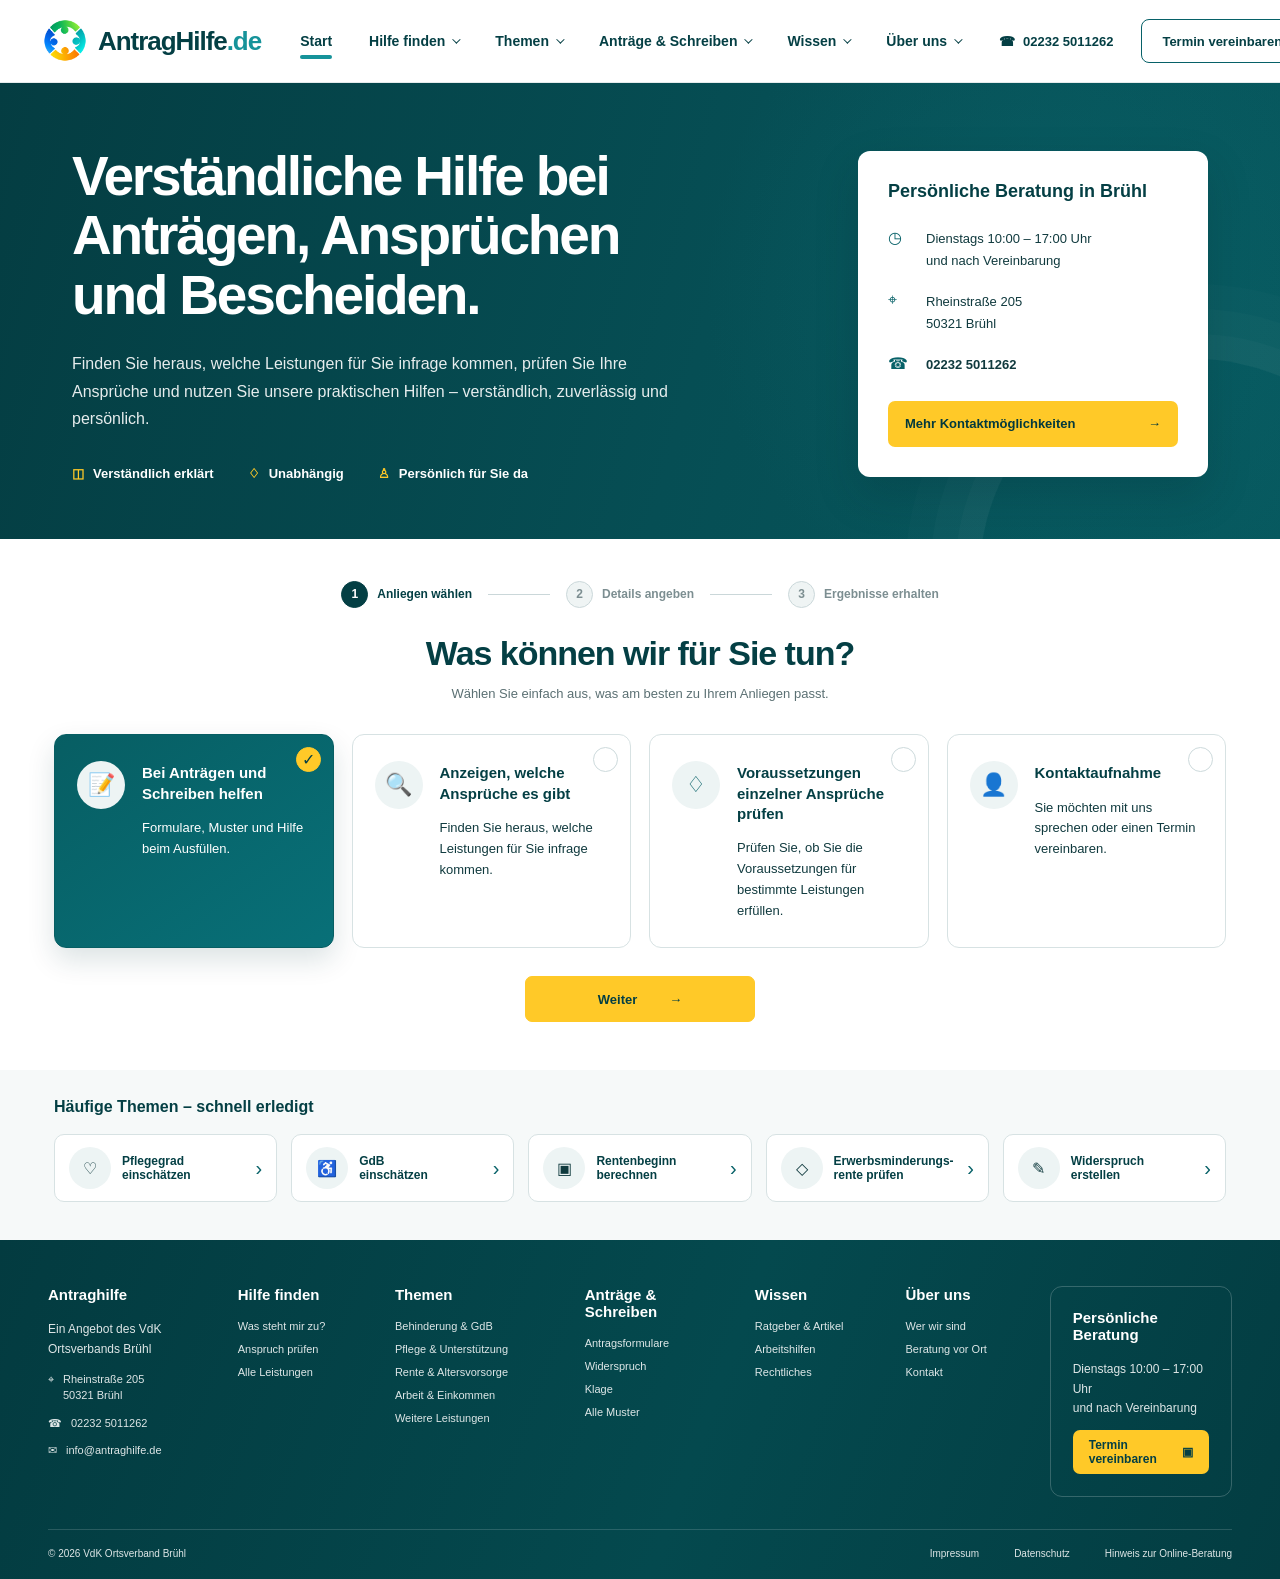
<file: index.html>
<!DOCTYPE html>
<html lang="de">

<head>
    <meta charset="UTF-8">

    <meta
        name="viewport"
        content="width=device-width, initial-scale=1.0"
    >

    <title>AntragHilfe.de</title>

    <link
        rel="icon"
        type="image/png"
        href="pictures/AntragLogo.png"
    >

    <link
        rel="apple-touch-icon"
        href="pictures/AntragLogo.png"
    >

    <link
        rel="stylesheet"
        href="style.css"
    >
</head>


<body>


<!-- =========================================================
     HEADER
========================================================= -->

<header class="site-header">

    <nav class="navbar">

        <!-- LOGO -->

        <a
            href="index.html"
            class="brand"
        >

            <div class="brand-logo-wrap">

                <img
                    src="/pictures/AntragLogo.png"
                    alt="AntragHilfe.de Logo"
                    class="brand-logo"
                >

            </div>


            <div class="brand-name">

                <span class="brand-main">
                    AntragHilfe
                </span>

                <span class="brand-de">
                    .de
                </span>

            </div>

        </a>


        <!-- NAVIGATION -->

        <div class="nav-links">

            <a
                href="index.html"
                class="nav-link current"
            >
                Start
            </a>


            <a
                href="#hilfe"
                class="nav-link"
            >
                Hilfe finden
                <span class="nav-chevron"></span>
            </a>


            <a
                href="#themen"
                class="nav-link"
            >
                Themen
                <span class="nav-chevron"></span>
            </a>


            <a
                href="#antraege"
                class="nav-link"
            >
                Anträge &amp; Schreiben
                <span class="nav-chevron"></span>
            </a>


            <a
                href="#wissen"
                class="nav-link"
            >
                Wissen
                <span class="nav-chevron"></span>
            </a>


            <a
                href="#ueber-uns"
                class="nav-link"
            >
                Über uns
                <span class="nav-chevron"></span>
            </a>

        </div>


        <!-- TELEFON -->

        <a
            href="tel:022325011262"
            class="nav-phone"
        >

            <span>
                ☎
            </span>

            02232 5011262

        </a>


        <!-- TERMIN -->

        <a
            href="kontakt.html#termin"
            class="nav-cta"
        >

            Termin vereinbaren

            <span>
                ▣
            </span>

        </a>


        <!-- MOBILE -->

        <button
            class="menu-button"
            type="button"
            aria-label="Navigation öffnen"
        >
            ☰
        </button>

    </nav>

</header>



<!-- =========================================================
     HERO
========================================================= -->

<section
    class="hero"
    id="start"
>

    <div class="hero-inner">


        <!-- HERO TEXT -->

        <div class="hero-content">

            <h1>
                Verständliche Hilfe bei
                Anträgen, Ansprüchen
                und Bescheiden.
            </h1>


            <p class="hero-description">
                Finden Sie heraus, welche Leistungen für Sie infrage kommen,
                prüfen Sie Ihre Ansprüche und nutzen Sie unsere praktischen
                Hilfen – verständlich, zuverlässig und persönlich.
            </p>


            <div class="hero-trust">


                <div class="trust-item">

                    <span class="trust-icon">
                        ◫
                    </span>

                    <span>
                        Verständlich erklärt
                    </span>

                </div>


                <div class="trust-item">

                    <span class="trust-icon">
                        ♢
                    </span>

                    <span>
                        Unabhängig
                    </span>

                </div>


                <div class="trust-item">

                    <span class="trust-icon">
                        ♙
                    </span>

                    <span>
                        Persönlich für Sie da
                    </span>

                </div>

            </div>

        </div>


        <!-- BERATUNGSKARTE -->

        <aside class="consultation-card">

            <h2>
                Persönliche Beratung in Brühl
            </h2>


            <div class="contact-list">


                <div class="contact-row">

                    <div class="contact-icon">
                        ◷
                    </div>

                    <p>
                        Dienstags 10:00 – 17:00 Uhr
                        <br>
                        und nach Vereinbarung
                    </p>

                </div>


                <div class="contact-row">

                    <div class="contact-icon">
                        ⌖
                    </div>

                    <p>
                        Rheinstraße 205
                        <br>
                        50321 Brühl
                    </p>

                </div>


                <div class="contact-row">

                    <div class="contact-icon">
                        ☎
                    </div>

                    <p>

                        <a href="tel:022325011262">

                            <strong>
                                02232 5011262
                            </strong>

                        </a>

                    </p>

                </div>

            </div>


            <a
                href="kontakt.html"
                class="contact-button"
            >

                <span>
                    Mehr Kontaktmöglichkeiten
                </span>

                <span>
                    →
                </span>

            </a>

        </aside>

    </div>

</section>



<!-- =========================================================
     WIZARD
========================================================= -->

<section
    class="help-section"
    id="hilfe"
>

    <div class="help-inner">


        <!-- =====================================================
             PROGRESS
        ====================================================== -->

        <div class="help-progress">


            <div
                class="progress-step active"
                data-progress="1"
            >

                <span class="progress-number">
                    1
                </span>

                <span>
                    Anliegen wählen
                </span>

            </div>


            <div class="progress-line"></div>


            <div
                class="progress-step"
                data-progress="2"
            >

                <span class="progress-number">
                    2
                </span>

                <span>
                    Details angeben
                </span>

            </div>


            <div class="progress-line"></div>


            <div
                class="progress-step"
                data-progress="3"
            >

                <span class="progress-number">
                    3
                </span>

                <span>
                    Ergebnisse erhalten
                </span>

            </div>

        </div>



        <!-- =====================================================
             SCHRITT 1
        ====================================================== -->

        <div
            class="wizard-step active"
            id="wizard-step-1"
        >

            <div class="help-heading">

                <h2>
                    Was können wir für Sie tun?
                </h2>

                <p>
                    Wählen Sie einfach aus, was am besten
                    zu Ihrem Anliegen passt.
                </p>

            </div>


            <div class="help-options">


                <!-- ANTRÄGE -->

                <button
                    class="help-card selected"
                    type="button"
                    data-main-option="antraege"
                >

                    <span class="help-card-check">
                        ✓
                    </span>


                    <div class="help-card-icon">
                        📝
                    </div>


                    <div class="help-card-content">

                        <h3>
                            Bei Anträgen und
                            Schreiben helfen
                        </h3>

                        <p>
                            Formulare, Muster und
                            Hilfe beim Ausfüllen.
                        </p>

                    </div>

                </button>



                <!-- ANSPRÜCHE -->

                <button
                    class="help-card"
                    type="button"
                    data-main-option="ansprueche"
                >

                    <span class="help-card-check"></span>


                    <div class="help-card-icon">
                        🔍
                    </div>


                    <div class="help-card-content">

                        <h3>
                            Anzeigen, welche
                            Ansprüche es gibt
                        </h3>

                        <p>
                            Finden Sie heraus, welche
                            Leistungen für Sie infrage kommen.
                        </p>

                    </div>

                </button>



                <!-- VORAUSSETZUNGEN -->

                <button
                    class="help-card"
                    type="button"
                    data-main-option="voraussetzungen"
                >

                    <span class="help-card-check"></span>


                    <div class="help-card-icon">
                        ♢
                    </div>


                    <div class="help-card-content">

                        <h3>
                            Voraussetzungen
                            einzelner Ansprüche prüfen
                        </h3>

                        <p>
                            Prüfen Sie, ob Sie die Voraussetzungen
                            für bestimmte Leistungen erfüllen.
                        </p>

                    </div>

                </button>



                <!-- KONTAKT -->

                <button
                    class="help-card"
                    type="button"
                    data-main-option="kontakt"
                >

                    <span class="help-card-check"></span>


                    <div class="help-card-icon">
                        👤
                    </div>


                    <div class="help-card-content">

                        <h3>
                            Kontaktaufnahme
                        </h3>

                        <p>
                            Sie möchten mit uns sprechen
                            oder einen Termin vereinbaren.
                        </p>

                    </div>

                </button>

            </div>


            <div class="wizard-actions">

                <button
                    class="wizard-button wizard-button-primary"
                    id="step1-next"
                    type="button"
                >

                    <span>
                        Weiter
                    </span>

                    <span>
                        →
                    </span>

                </button>

            </div>

        </div>



        <!-- =====================================================
             SCHRITT 2
             ANTRÄGE & SCHREIBEN
        ====================================================== -->

        <div
            class="wizard-step"
            id="wizard-step-2-antraege"
        >

            <div class="help-heading">

                <span class="wizard-eyebrow">
                    Anträge &amp; Schreiben
                </span>


                <h2>
                    Wobei sollen wir Ihnen helfen?
                </h2>


                <p>
                    Wählen Sie aus, welches Anliegen
                    am besten zu Ihrer Situation passt.
                </p>

            </div>


            <div class="detail-options">


                <!-- BEHINDERUNG -->

                <button
                    class="detail-card selected"
                    type="button"
                    data-detail-option="behinderung"
                >

                    <span class="detail-card-check">
                        ✓
                    </span>


                    <div class="detail-card-icon">
                        ♿
                    </div>


                    <div class="detail-card-content">

                        <h3>
                            Antrag auf Feststellung
                            einer Behinderung
                        </h3>

                        <p>
                            Antrag zum Grad der Behinderung
                            und zum Schwerbehindertenrecht.
                        </p>

                    </div>

                </button>



                <!-- PFLEGE -->

                <button
                    class="detail-card"
                    type="button"
                    data-detail-option="pflege"
                >

                    <span class="detail-card-check"></span>


                    <div class="detail-card-icon">
                        ♡
                    </div>


                    <div class="detail-card-content">

                        <h3>
                            Antrag auf Leistungen
                            der Pflegeversicherung
                        </h3>

                        <p>
                            Unterstützung bei Pflegegrad,
                            Pflegeleistungen und Anträgen.
                        </p>

                    </div>

                </button>



                <!-- WIDERSPRUCH -->

                <button
                    class="detail-card"
                    type="button"
                    data-detail-option="widerspruch"
                >

                    <span class="detail-card-check"></span>


                    <div class="detail-card-icon">
                        ✎
                    </div>


                    <div class="detail-card-content">

                        <h3>
                            Fristwahrenden
                            Widerspruch formulieren
                        </h3>

                        <p>
                            Erstellen Sie zunächst einen
                            fristwahrenden Widerspruch.
                        </p>

                    </div>

                </button>



                <!-- KLAGE -->

                <button
                    class="detail-card"
                    type="button"
                    data-detail-option="klage"
                >

                    <span class="detail-card-check"></span>


                    <div class="detail-card-icon">
                        ⚖
                    </div>


                    <div class="detail-card-content">

                        <h3>
                            Fristwahrende
                            Klage formulieren
                        </h3>

                        <p>
                            Unterstützung bei einer
                            fristwahrenden Klage.
                        </p>

                    </div>

                </button>

            </div>


            <div class="wizard-actions">

                <button
                    class="wizard-button wizard-button-secondary"
                    id="antraege-back"
                    type="button"
                >

                    <span>
                        ←
                    </span>

                    <span>
                        Zurück
                    </span>

                </button>


                <button
                    class="wizard-button wizard-button-primary"
                    id="antraege-next"
                    type="button"
                >

                    <span>
                        Weiter
                    </span>

                    <span>
                        →
                    </span>

                </button>

            </div>

        </div>



        <!-- =====================================================
             SCHRITT 2
             VORAUSSETZUNGEN
        ====================================================== -->

        <div
            class="wizard-step"
            id="wizard-step-2-voraussetzungen"
        >

            <div class="help-heading">

                <span class="wizard-eyebrow">
                    Voraussetzungen prüfen
                </span>


                <h2>
                    Was möchten Sie prüfen?
                </h2>


                <p>
                    Wählen Sie den Bereich aus,
                    den Sie genauer prüfen möchten.
                </p>

            </div>


            <div class="requirement-options">


                <a
                    href="gdb-rechner.html"
                    class="requirement-card"
                >

                    <div class="requirement-icon">
                        ♿
                    </div>


                    <div class="requirement-content">

                        <h3>
                            GdB ermitteln
                        </h3>

                    </div>


                    <span class="requirement-arrow">
                        →
                    </span>

                </a>



                <a
                    href="erwerbsminderungsrente.html"
                    class="requirement-card"
                >

                    <div class="requirement-icon">
                        ◇
                    </div>


                    <div class="requirement-content">

                        <h3>
                            Voraussetzungen der
                            Erwerbsminderungsrente
                        </h3>

                    </div>


                    <span class="requirement-arrow">
                        →
                    </span>

                </a>



                <a
                    href="pflegegrad-ermittlung.html"
                    class="requirement-card"
                >

                    <div class="requirement-icon">
                        ♡
                    </div>


                    <div class="requirement-content">

                        <h3>
                            Pflegegrad ermitteln
                        </h3>

                    </div>


                    <span class="requirement-arrow">
                        →
                    </span>

                </a>



                <a
                    href="altersrente-rechner.html"
                    class="requirement-card"
                >

                    <div class="requirement-icon">
                        ◷
                    </div>


                    <div class="requirement-content">

                        <h3>
                            Voraussetzungen der
                            einzelnen Altersrenten
                        </h3>

                    </div>


                    <span class="requirement-arrow">
                        →
                    </span>

                </a>

            </div>


            <div class="wizard-actions">

                <button
                    class="wizard-button wizard-button-secondary"
                    id="requirements-back"
                    type="button"
                >

                    <span>
                        ←
                    </span>

                    <span>
                        Zurück
                    </span>

                </button>

            </div>

        </div>



        <!-- =====================================================
             SCHRITT 3
             BEHINDERUNG
        ====================================================== -->

        <div
            class="wizard-step"
            id="wizard-step-3-behinderung"
        >

            <div class="disability-result">


                <div class="help-heading disability-heading">

                    <span class="wizard-eyebrow">
                        Behinderung &amp; GdB
                    </span>


                    <h2>
                        Antrag auf Feststellung
                        einer Behinderung
                    </h2>


                    <p>
                        Hier finden Sie das Antragsformular
                        und weiterführende Informationen rund
                        um den Grad der Behinderung und Merkzeichen.
                    </p>

                </div>



                <!-- HAUPTAKTION -->

                <div class="disability-primary-action">

                    <div class="disability-primary-icon">
                        📝
                    </div>


                    <div class="disability-primary-content">

                        <span class="disability-label">
                            Antrag stellen
                        </span>


                        <h3>
                            Antragsformular aufrufen
                        </h3>


                        <p>
                            Öffnen Sie das Formular zur Feststellung
                            einer Behinderung und beginnen Sie
                            mit Ihrem Antrag.
                        </p>

                    </div>


                    <a
                        href="https://antraghilfe.de/SBAntrag.pdf"
                        class="disability-primary-button"
                        target="_blank"
                        rel="noopener noreferrer"
                    >

                        <span>
                            Formular öffnen
                        </span>

                        <span>
                            →
                        </span>

                    </a>

                </div>



                <!-- INFOS -->

                <div class="disability-info-section">

                    <div class="disability-info-heading">

                        <span class="section-eyebrow">
                            Weiterführende Informationen
                        </span>


                        <h3>
                            Informationen zum Schwerbehindertenrecht
                        </h3>


                        <p>
                            Wählen Sie das Thema aus,
                            zu dem Sie mehr erfahren möchten.
                        </p>

                    </div>


                    <div class="disability-info-grid">


                        <a
                            href="gdb-rechner.html"
                            class="disability-info-card"
                        >

                            <div class="disability-info-icon">
                                %
                            </div>


                            <div class="disability-info-content">

                                <span class="disability-info-label">
                                    Grundlagen
                                </span>


                                <h4>
                                    Wie wird der GdB ermittelt?
                                </h4>


                                <p>
                                    Erfahren Sie, wie der Grad
                                    der Behinderung festgestellt
                                    und bewertet wird.
                                </p>

                            </div>


                            <span class="disability-info-arrow">
                                →
                            </span>

                        </a>



                        <a
                            href="merkzeichen.html"
                            class="disability-info-card"
                        >

                            <div class="disability-info-icon">
                                M
                            </div>


                            <div class="disability-info-content">

                                <span class="disability-info-label">
                                    Merkzeichen
                                </span>


                                <h4>
                                    Arten und Voraussetzungen
                                    von Merkzeichen
                                </h4>


                                <p>
                                    Welche Merkzeichen es gibt
                                    und welche Voraussetzungen
                                    jeweils erfüllt sein müssen.
                                </p>

                            </div>


                            <span class="disability-info-arrow">
                                →
                            </span>

                        </a>



                        <a
                            href="rechtsvorteile-gdb.html"
                            class="disability-info-card"
                        >

                            <div class="disability-info-icon">
                                §
                            </div>


                            <div class="disability-info-content">

                                <span class="disability-info-label">
                                    Rechtsvorteile
                                </span>


                                <h4>
                                    Rechtsvorteile der
                                    einzelnen GdB-Grade
                                </h4>


                                <p>
                                    Überblick über mögliche
                                    Rechtsvorteile bei verschiedenen
                                    Graden der Behinderung.
                                </p>

                            </div>


                            <span class="disability-info-arrow">
                                →
                            </span>

                        </a>



                        <a
                            href="rechtsvorteile-merkzeichen.html"
                            class="disability-info-card"
                        >

                            <div class="disability-info-icon">
                                ✓
                            </div>


                            <div class="disability-info-content">

                                <span class="disability-info-label">
                                    Rechtsvorteile
                                </span>


                                <h4>
                                    Rechtsvorteile der
                                    einzelnen Merkzeichen
                                </h4>


                                <p>
                                    Welche Vorteile und
                                    Nachteilsausgleiche mit
                                    Merkzeichen verbunden sein können.
                                </p>

                            </div>


                            <span class="disability-info-arrow">
                                →
                            </span>

                        </a>

                    </div>

                </div>


                <div class="wizard-actions">

                    <button
                        class="wizard-button wizard-button-secondary"
                        id="behinderung-back"
                        type="button"
                    >

                        <span>
                            ←
                        </span>

                        <span>
                            Zurück
                        </span>

                    </button>

                </div>

            </div>

        </div>



        <!-- =====================================================
             SCHRITT 3
             PFLEGEVERSICHERUNG
        ====================================================== -->

        <div
            class="wizard-step"
            id="wizard-step-3-pflege"
        >

            <div class="care-result">


                <!-- HEAD -->

                <div class="help-heading care-heading">

                    <span class="wizard-eyebrow">
                        Pflege &amp; Unterstützung
                    </span>


                    <h2>
                        Leistungen der Pflegeversicherung
                    </h2>


                    <p>
                        Hier finden Sie den Antrag zur Feststellung
                        eines Pflegegrades sowie Informationen
                        zur Ermittlung und zu den allgemeinen
                        Anspruchsvoraussetzungen.
                    </p>

                </div>



                <!-- HAUPTAKTION -->

                <div class="care-primary-action">

                    <div class="care-primary-icon">
                        ♡
                    </div>


                    <div class="care-primary-content">

                        <span class="care-label">
                            Pflegegrad beantragen
                        </span>


                        <h3>
                            Antrag auf Feststellung
                            des Pflegegrades
                        </h3>


                        <p>
                            Öffnen Sie den Antrag zur Feststellung
                            eines Pflegegrades und starten Sie
                            den Antragsprozess.
                        </p>

                    </div>


                    <a
                        href="antrag-pflege.html"
                        class="care-primary-button"
                    >

                        <span>
                            Antrag aufrufen
                        </span>

                        <span>
                            →
                        </span>

                    </a>

                </div>



                <!-- WEITERFÜHRENDE INFOS -->

                <div class="care-info-section">

                    <div class="care-info-heading">

                        <span class="section-eyebrow">
                            Pflegegrad verstehen
                        </span>


                        <h3>
                            Weiterführende Informationen
                        </h3>


                        <p>
                            Informieren Sie sich darüber, wie
                            ein Pflegegrad ermittelt wird und
                            welche Voraussetzungen grundsätzlich gelten.
                        </p>

                    </div>


                    <div class="care-info-grid">


                        <!-- PFLEGEGRAD ERMITTELN -->

                        <a
                            href="pflegegrad-ermittlung.html"
                            class="care-info-card"
                        >

                            <div class="care-info-icon">
                                ◷
                            </div>


                            <div class="care-info-content">

                                <span class="care-info-label">
                                    Einstufung
                                </span>


                                <h4>
                                    Ermittlung des Pflegegrades
                                </h4>


                                <p>
                                    Beantworten Sie die Fragen aus den
                                    sechs Begutachtungsbereichen und
                                    erhalten Sie eine erste Einschätzung
                                    Ihres möglichen Pflegegrades.
                                </p>

                            </div>


                            <span class="care-info-arrow">
                                →
                            </span>

                        </a>



                        <!-- ANSPRUCHSVORAUSSETZUNGEN -->

                        <a
                            href="#"
                            class="care-info-card"
                        >

                            <div class="care-info-icon">
                                ✓
                            </div>


                            <div class="care-info-content">

                                <span class="care-info-label">
                                    Voraussetzungen
                                </span>


                                <h4>
                                    Allgemeine
                                    Anspruchsvoraussetzungen
                                </h4>


                                <p>
                                    Welche grundlegenden Voraussetzungen
                                    für Leistungen der Pflegeversicherung
                                    erfüllt sein müssen.
                                </p>

                            </div>


                            <span class="care-info-arrow">
                                →
                            </span>

                        </a>

                    </div>

                </div>


                <div class="wizard-actions">

                    <button
                        class="wizard-button wizard-button-secondary"
                        id="pflege-back"
                        type="button"
                    >

                        <span>
                            ←
                        </span>

                        <span>
                            Zurück
                        </span>

                    </button>

                </div>

            </div>

        </div>



        <!-- =====================================================
             SCHRITT 3
             SOZIALLEISTUNGEN
        ====================================================== -->

        <div
            class="wizard-step"
            id="wizard-step-3-benefits"
        >

            <div class="result-card">

                <div class="result-icon">
                    🔍
                </div>


                <div class="help-heading">

                    <span class="wizard-eyebrow">
                        Leistungen finden
                    </span>


                    <h2>
                        Welche Sozialleistungen gibt es?
                    </h2>


                    <p>
                        In unserer Übersicht finden Sie
                        Sozialleistungen und mögliche Ansprüche
                        aus verschiedenen Lebensbereichen.
                    </p>

                </div>


                <div class="result-actions">

                    <a
                        href="sozialleistungen.html"
                        class="result-main-button"
                    >

                        <span>
                            Auflistung aller Sozialleistungen
                        </span>

                        <span>
                            →
                        </span>

                    </a>


                    <button
                        class="wizard-button wizard-button-secondary"
                        id="benefits-back"
                        type="button"
                    >

                        <span>
                            ←
                        </span>

                        <span>
                            Zurück
                        </span>

                    </button>

                </div>

            </div>

        </div>



        <!-- =====================================================
             SCHRITT 3
             KONTAKT
        ====================================================== -->

        <div
            class="wizard-step"
            id="wizard-step-3-contact"
        >

            <div class="result-card">

                <div class="result-icon">
                    👤
                </div>


                <div class="help-heading">

                    <span class="wizard-eyebrow">
                        Kontaktaufnahme
                    </span>


                    <h2>
                        Wie möchten Sie Kontakt aufnehmen?
                    </h2>


                    <p>
                        Hier finden Sie alle Möglichkeiten,
                        mit uns Kontakt aufzunehmen oder
                        eine Nachricht zu senden.
                    </p>

                </div>


                <div class="result-actions">

                    <a
                        href="kontakt.html"
                        class="result-main-button"
                    >

                        <span>
                            Alle Kontaktmöglichkeiten anzeigen
                        </span>

                        <span>
                            →
                        </span>

                    </a>


                    <button
                        class="wizard-button wizard-button-secondary"
                        id="contact-back"
                        type="button"
                    >

                        <span>
                            ←
                        </span>

                        <span>
                            Zurück
                        </span>

                    </button>

                </div>

            </div>

        </div>

    </div>

</section>



<!-- =========================================================
     QUICK TOPICS
========================================================= -->

<section
    class="quick-topics-section"
    id="themen"
>

    <div class="quick-topics-inner">

        <h2>
            Häufige Themen – schnell erledigt
        </h2>


        <div class="quick-topics-grid">


            <a
                href="pflegegrad-ermittlung.html"
                class="quick-topic-card"
            >

                <div class="quick-topic-icon">
                    ♡
                </div>

                <span>
                    Pflegegrad
                    <br>
                    einschätzen
                </span>

                <span class="quick-topic-arrow">
                    ›
                </span>

            </a>



            <a
                href="#"
                class="quick-topic-card"
            >

                <div class="quick-topic-icon">
                    ♿
                </div>

                <span>
                    GdB
                    <br>
                    einschätzen
                </span>

                <span class="quick-topic-arrow">
                    ›
                </span>

            </a>



            <a
                href="altersrente-rechner.html"
                class="quick-topic-card"
            >

                <div class="quick-topic-icon">
                    ▣
                </div>

                <span>
                    Rentenbeginn
                    <br>
                    berechnen
                </span>

                <span class="quick-topic-arrow">
                    ›
                </span>

            </a>



            <a
                href="erwerbsminderungsrente.html"
                class="quick-topic-card"
            >

                <div class="quick-topic-icon">
                    ◇
                </div>

                <span>
                    Erwerbsminderungs-
                    <br>
                    rente prüfen
                </span>

                <span class="quick-topic-arrow">
                    ›
                </span>

            </a>



            <a
                href="#"
                class="quick-topic-card"
            >

                <div class="quick-topic-icon">
                    ✎
                </div>

                <span>
                    Widerspruch
                    <br>
                    erstellen
                </span>

                <span class="quick-topic-arrow">
                    ›
                </span>

            </a>

        </div>

    </div>

</section>



<!-- =========================================================
     FOOTER
========================================================= -->

<footer class="site-footer">

    <div class="footer-inner">

        <div class="footer-grid">


            <!-- ANTRAGHILFE -->

            <div class="footer-column">

                <h3>
                    Antraghilfe
                </h3>


                <p class="footer-description">
                    Ein Angebot des VdK
                    <br>
                    Ortsverbands Brühl
                </p>


                <div class="footer-contact-list">


                    <div class="footer-contact-item">

                        <span>
                            ⌖
                        </span>

                        <span>
                            Rheinstraße 205
                            <br>
                            50321 Brühl
                        </span>

                    </div>


                    <a
                        href="tel:022325011262"
                        class="footer-contact-item"
                    >

                        <span>
                            ☎
                        </span>

                        <span>
                            02232 5011262
                        </span>

                    </a>


                    <a
                        href="mailto:info@antraghilfe.de"
                        class="footer-contact-item"
                    >

                        <span>
                            ✉
                        </span>

                        <span>
                            info@antraghilfe.de
                        </span>

                    </a>

                </div>

            </div>



            <!-- HILFE -->

            <div class="footer-column">

                <h3>
                    Hilfe finden
                </h3>


                <nav class="footer-links">

                    <a href="#hilfe">
                        Was steht mir zu?
                    </a>

                    <a href="#hilfe">
                        Anspruch prüfen
                    </a>

                    <a href="sozialleistungen.html">
                        Alle Leistungen
                    </a>

                </nav>

            </div>



            <!-- THEMEN -->

            <div class="footer-column">

                <h3>
                    Themen
                </h3>


                <nav class="footer-links">

                    <a href="#">
                        Behinderung &amp; GdB
                    </a>

                    <a href="#">
                        Pflege &amp; Unterstützung
                    </a>

                    <a href="#">
                        Rente &amp; Altersvorsorge
                    </a>

                    <a href="#">
                        Arbeit &amp; Einkommen
                    </a>

                    <a href="#">
                        Weitere Leistungen
                    </a>

                </nav>

            </div>



            <!-- ANTRÄGE -->

            <div
                class="footer-column"
                id="antraege"
            >

                <h3>
                    Anträge &amp; Schreiben
                </h3>


                <nav class="footer-links">

                    <a href="#">
                        Antragsformulare
                    </a>

                    <a href="#">
                        Widerspruch
                    </a>

                    <a href="#">
                        Klage
                    </a>

                    <a href="#">
                        Alle Muster
                    </a>

                </nav>

            </div>



            <!-- WISSEN -->

            <div
                class="footer-column"
                id="wissen"
            >

                <h3>
                    Wissen
                </h3>


                <nav class="footer-links">

                    <a href="#">
                        Ratgeber &amp; Artikel
                    </a>

                    <a href="#">
                        Arbeitshilfen
                    </a>

                    <a href="#">
                        Rechtliches
                    </a>

                </nav>

            </div>



            <!-- ÜBER UNS -->

            <div
                class="footer-column"
                id="ueber-uns"
            >

                <h3>
                    Über uns
                </h3>


                <nav class="footer-links">

                    <a href="#">
                        Wer wir sind
                    </a>

                    <a href="#">
                        Beratung vor Ort
                    </a>

                    <a href="kontakt.html">
                        Kontakt
                    </a>

                </nav>

            </div>



            <!-- BERATUNG -->

            <div class="footer-consultation">

                <h3>
                    Persönliche Beratung
                </h3>


                <p>
                    Dienstags 10:00 – 17:00 Uhr
                    <br>
                    und nach Vereinbarung
                </p>


                <a
                    href="kontakt.html#termin"
                    class="footer-consultation-button"
                >

                    <span>
                        Termin vereinbaren
                    </span>

                    <span>
                        ▣
                    </span>

                </a>

            </div>

        </div>


        <div class="footer-bottom">

            <div>
                © 2026 VdK Ortsverband Brühl
            </div>


            <nav class="footer-legal">

                <a href="#">
                    Impressum
                </a>

                <a href="#">
                    Datenschutz
                </a>

                <a href="#">
                    Hinweis zur Online-Beratung
                </a>

            </nav>

        </div>

    </div>

</footer>



<!-- =========================================================
     WIZARD JAVASCRIPT
========================================================= -->

<script>

    /* =====================================================
       ELEMENTE
    ===================================================== */

    const wizardSteps =
        document.querySelectorAll(
            ".wizard-step"
        );


    const progressSteps =
        document.querySelectorAll(
            ".progress-step"
        );


    const mainCards =
        document.querySelectorAll(
            "[data-main-option]"
        );


    const detailCards =
        document.querySelectorAll(
            "[data-detail-option]"
        );


    let selectedMainOption =
        "antraege";


    let selectedDetailOption =
        "behinderung";



    /* =====================================================
       HILFSFUNKTIONEN
    ===================================================== */

    function hideAllWizardSteps() {

        wizardSteps.forEach(
            step => {

                step.classList.remove(
                    "active"
                );

            }
        );

    }



    function resetProgress() {

        progressSteps.forEach(
            step => {

                step.classList.remove(
                    "active",
                    "completed"
                );

            }
        );

    }



    function scrollToWizard() {

        document
            .getElementById("hilfe")
            .scrollIntoView({

                behavior:
                    "smooth",

                block:
                    "start"

            });

    }



    /* =====================================================
       SCHRITT 1
    ===================================================== */

    function showStep1() {

        hideAllWizardSteps();


        document
            .getElementById(
                "wizard-step-1"
            )
            .classList.add(
                "active"
            );


        resetProgress();


        document
            .querySelector(
                '[data-progress="1"]'
            )
            .classList.add(
                "active"
            );


        scrollToWizard();

    }



    /* =====================================================
       SCHRITT 2
    ===================================================== */

    function showStep2(id) {

        hideAllWizardSteps();


        document
            .getElementById(id)
            .classList.add(
                "active"
            );


        resetProgress();


        document
            .querySelector(
                '[data-progress="1"]'
            )
            .classList.add(
                "completed"
            );


        document
            .querySelector(
                '[data-progress="2"]'
            )
            .classList.add(
                "active"
            );


        scrollToWizard();

    }



    /* =====================================================
       SCHRITT 3
    ===================================================== */

    function showStep3(id) {

        hideAllWizardSteps();


        document
            .getElementById(id)
            .classList.add(
                "active"
            );


        resetProgress();


        document
            .querySelector(
                '[data-progress="1"]'
            )
            .classList.add(
                "completed"
            );


        document
            .querySelector(
                '[data-progress="2"]'
            )
            .classList.add(
                "completed"
            );


        document
            .querySelector(
                '[data-progress="3"]'
            )
            .classList.add(
                "active"
            );


        scrollToWizard();

    }



    /* =====================================================
       HAUPTAUSWAHL
    ===================================================== */

    mainCards.forEach(
        card => {

            card.addEventListener(
                "click",
                () => {


                    mainCards.forEach(
                        item => {

                            item.classList.remove(
                                "selected"
                            );


                            const check =
                                item.querySelector(
                                    ".help-card-check"
                                );


                            if (check) {
                                check.textContent = "";
                            }

                        }
                    );


                    card.classList.add(
                        "selected"
                    );


                    const check =
                        card.querySelector(
                            ".help-card-check"
                        );


                    if (check) {
                        check.textContent = "✓";
                    }


                    selectedMainOption =
                        card.dataset.mainOption;

                }
            );

        }
    );



    /* =====================================================
       DETAILAUSWAHL
    ===================================================== */

    detailCards.forEach(
        card => {

            card.addEventListener(
                "click",
                () => {


                    detailCards.forEach(
                        item => {

                            item.classList.remove(
                                "selected"
                            );


                            const check =
                                item.querySelector(
                                    ".detail-card-check"
                                );


                            if (check) {
                                check.textContent = "";
                            }

                        }
                    );


                    card.classList.add(
                        "selected"
                    );


                    const check =
                        card.querySelector(
                            ".detail-card-check"
                        );


                    if (check) {
                        check.textContent = "✓";
                    }


                    selectedDetailOption =
                        card.dataset.detailOption;

                }
            );

        }
    );



    /* =====================================================
       SCHRITT 1 → WEITER
    ===================================================== */

    document
        .getElementById(
            "step1-next"
        )
        .addEventListener(
            "click",
            () => {


                switch (
                    selectedMainOption
                ) {


                    case "antraege":

                        showStep2(
                            "wizard-step-2-antraege"
                        );

                        break;



                    case "ansprueche":

                        showStep3(
                            "wizard-step-3-benefits"
                        );

                        break;



                    case "voraussetzungen":

                        showStep2(
                            "wizard-step-2-voraussetzungen"
                        );

                        break;



                    case "kontakt":

                        showStep3(
                            "wizard-step-3-contact"
                        );

                        break;

                }

            }
        );



    /* =====================================================
       SCHRITT 2 → WEITER
    ===================================================== */

    document
        .getElementById(
            "antraege-next"
        )
        .addEventListener(
            "click",
            () => {


                switch (
                    selectedDetailOption
                ) {


                    /* BEHINDERUNG */

                    case "behinderung":

                        showStep3(
                            "wizard-step-3-behinderung"
                        );

                        break;



                    /* PFLEGE */

                    case "pflege":

                        showStep3(
                            "wizard-step-3-pflege"
                        );

                        break;



                    /* WIDERSPRUCH */

                    case "widerspruch":

                        window.location.href =
                            "widerspruch.html";

                        break;



                    /* KLAGE */

                    case "klage":

                        window.location.href = 
                            "klage.html";

                        break;

                }

            }
        );



    /* =====================================================
       ZURÜCK AUS SCHRITT 2
    ===================================================== */

    document
        .getElementById(
            "antraege-back"
        )
        .addEventListener(
            "click",
            showStep1
        );


    document
        .getElementById(
            "requirements-back"
        )
        .addEventListener(
            "click",
            showStep1
        );



    /* =====================================================
       ZURÜCK AUS SOZIALLEISTUNGEN
    ===================================================== */

    document
        .getElementById(
            "benefits-back"
        )
        .addEventListener(
            "click",
            showStep1
        );



    /* =====================================================
       ZURÜCK AUS KONTAKT
    ===================================================== */

    document
        .getElementById(
            "contact-back"
        )
        .addEventListener(
            "click",
            showStep1
        );



    /* =====================================================
       ZURÜCK AUS BEHINDERUNG
    ===================================================== */

    document
        .getElementById(
            "behinderung-back"
        )
        .addEventListener(
            "click",
            () => {

                showStep2(
                    "wizard-step-2-antraege"
                );

            }
        );



    /* =====================================================
       ZURÜCK AUS PFLEGE
    ===================================================== */

    document
        .getElementById(
            "pflege-back"
        )
        .addEventListener(
            "click",
            () => {

                showStep2(
                    "wizard-step-2-antraege"
                );

            }
        );

</script>


</body>
</html>
</file>
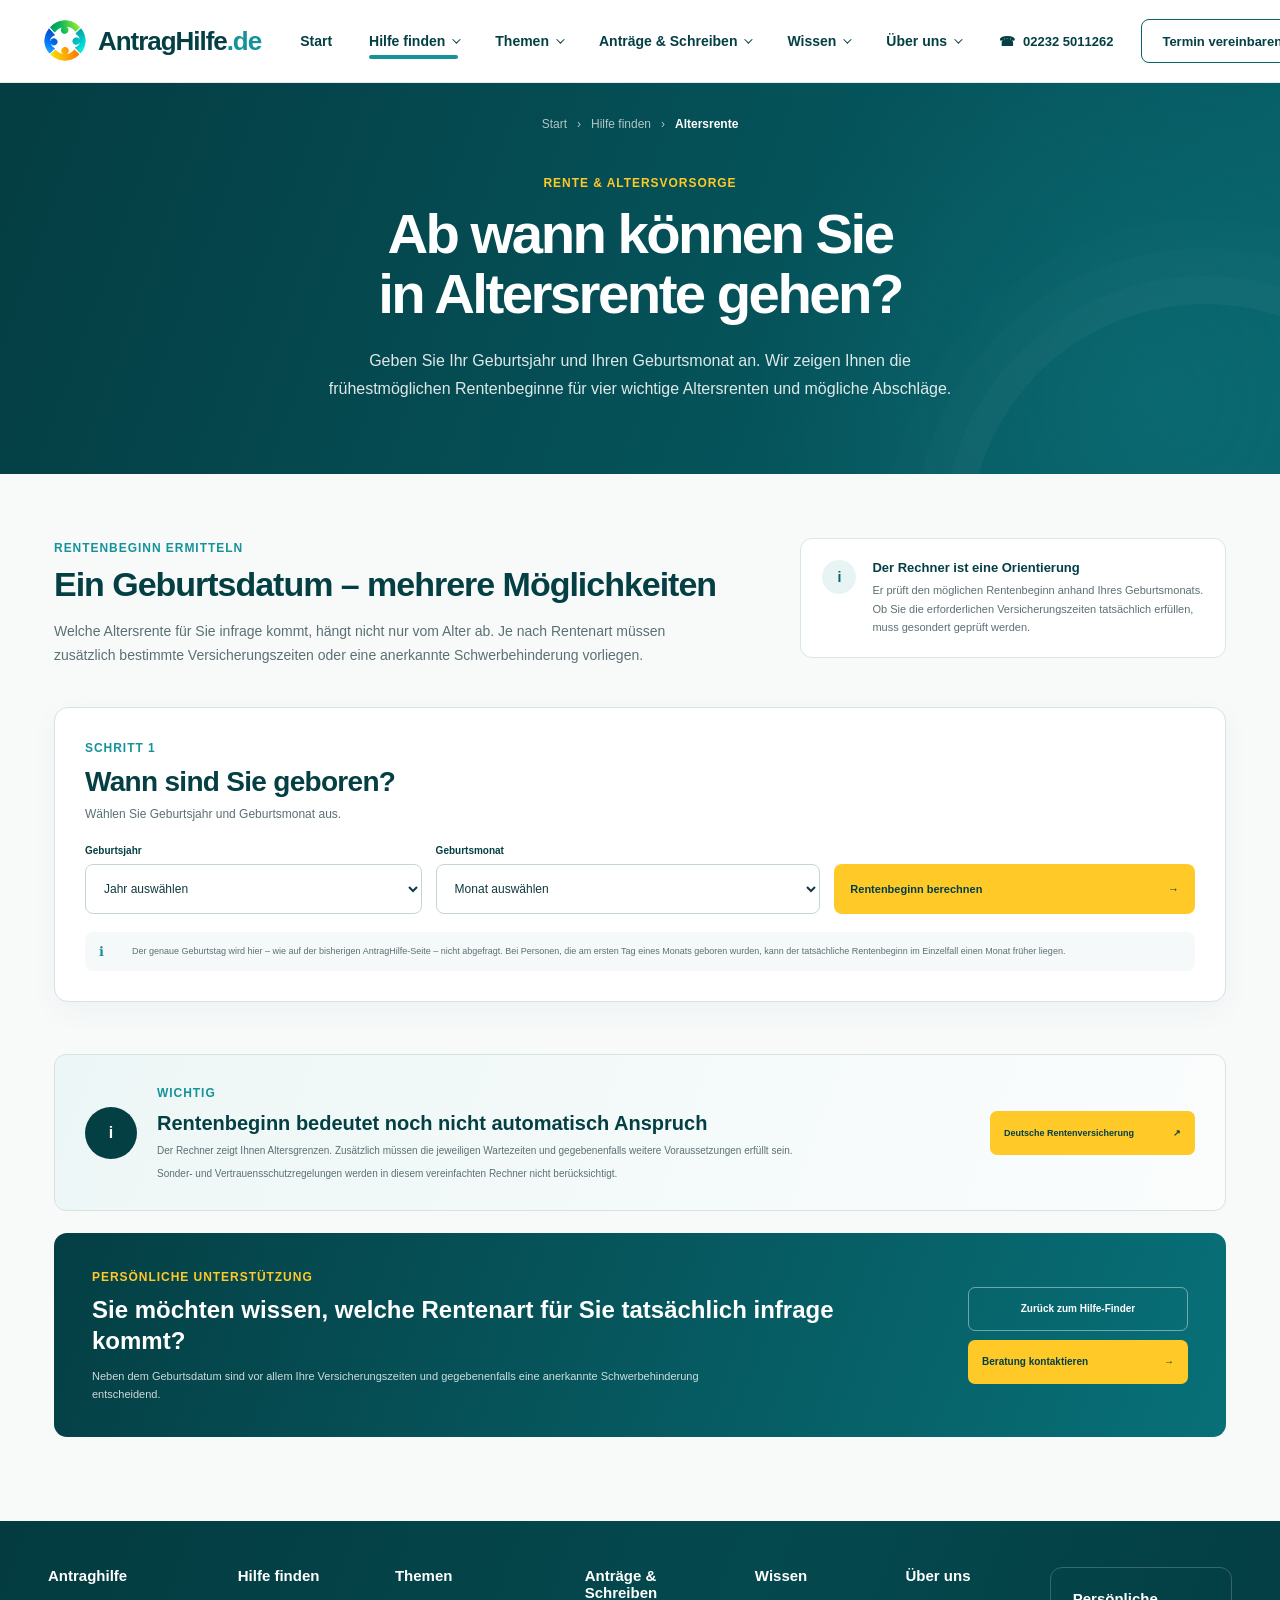
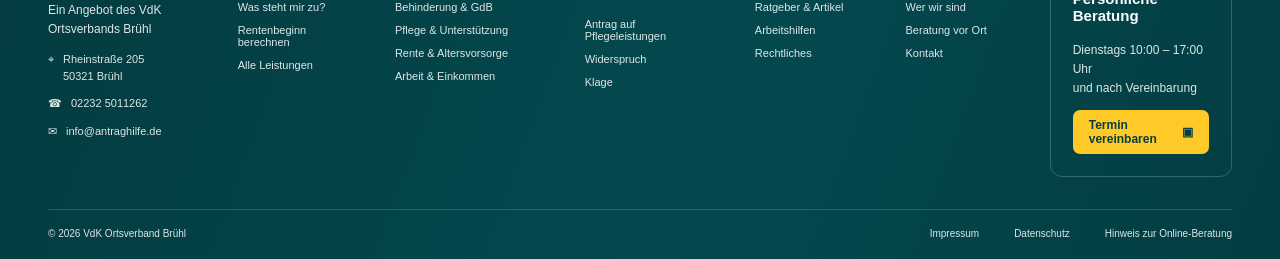
<file: altersrente-rechner.html>
<!DOCTYPE html>
<html lang="de">

<head>

    <meta charset="UTF-8">

    <meta
        name="viewport"
        content="width=device-width, initial-scale=1.0"
    >

    <title>
        Rentenbeginn berechnen | AntragHilfe.de
    </title>

    <meta
        name="description"
        content="Frühestmöglichen Beginn verschiedener Altersrenten anhand von Geburtsjahr und Geburtsmonat ermitteln."
    >

    <link
        rel="icon"
        type="image/png"
        href="/pictures/AntragLogo.png"
    >

    <link
        rel="apple-touch-icon"
        href="/pictures/AntragLogo.png"
    >

    <link
        rel="stylesheet"
        href="style.css"
    >

</head>


<body>


<!-- =========================================================
     HEADER
========================================================= -->

<header class="site-header">

    <nav class="navbar">

        <a
            href="index.html"
            class="brand"
        >

            <div class="brand-logo-wrap">

                <img
                    src="/pictures/AntragLogo.png"
                    alt="AntragHilfe.de Logo"
                    class="brand-logo"
                >

            </div>

            <div class="brand-name">

                <span class="brand-main">
                    AntragHilfe
                </span>

                <span class="brand-de">
                    .de
                </span>

            </div>

        </a>


        <div class="nav-links">

            <a href="index.html" class="nav-link">
                Start
            </a>

            <a
                href="index.html#hilfe"
                class="nav-link current"
            >
                Hilfe finden
                <span class="nav-chevron"></span>
            </a>

            <a href="index.html#themen" class="nav-link">
                Themen
                <span class="nav-chevron"></span>
            </a>

            <a href="index.html#antraege" class="nav-link">
                Anträge &amp; Schreiben
                <span class="nav-chevron"></span>
            </a>

            <a href="index.html#wissen" class="nav-link">
                Wissen
                <span class="nav-chevron"></span>
            </a>

            <a href="index.html#ueber-uns" class="nav-link">
                Über uns
                <span class="nav-chevron"></span>
            </a>

        </div>


        <a
            href="tel:022325011262"
            class="nav-phone"
        >
            <span>☎</span>
            02232 5011262
        </a>


        <a
            href="kontakt.html#termin"
            class="nav-cta"
        >
            Termin vereinbaren
            <span>▣</span>
        </a>


        <button
            class="menu-button"
            type="button"
            aria-label="Navigation öffnen"
        >
            ☰
        </button>

    </nav>

</header>



<!-- =========================================================
     HERO
========================================================= -->

<section class="page-hero">

    <div class="page-hero-inner">

        <nav
            class="breadcrumb"
            aria-label="Brotkrümelnavigation"
        >

            <a href="index.html">
                Start
            </a>

            <span>›</span>

            <a href="index.html#hilfe">
                Hilfe finden
            </a>

            <span>›</span>

            <span aria-current="page">
                Altersrente
            </span>

        </nav>


        <div class="page-hero-content">

            <span class="page-eyebrow">
                Rente &amp; Altersvorsorge
            </span>

            <h1>
                Ab wann können Sie
                in Altersrente gehen?
            </h1>

            <p>
                Geben Sie Ihr Geburtsjahr und Ihren Geburtsmonat
                an. Wir zeigen Ihnen die frühestmöglichen
                Rentenbeginne für vier wichtige Altersrenten
                und mögliche Abschläge.
            </p>

        </div>

    </div>

</section>



<!-- =========================================================
     MAIN
========================================================= -->

<main class="rent-page">

    <div class="rent-inner">


        <!-- =====================================================
             INTRO
        ====================================================== -->

        <section class="rent-intro">

            <div>

                <span class="section-eyebrow">
                    Rentenbeginn ermitteln
                </span>

                <h2>
                    Ein Geburtsdatum – mehrere Möglichkeiten
                </h2>

                <p>
                    Welche Altersrente für Sie infrage kommt,
                    hängt nicht nur vom Alter ab. Je nach
                    Rentenart müssen zusätzlich bestimmte
                    Versicherungszeiten oder eine anerkannte
                    Schwerbehinderung vorliegen.
                </p>

            </div>


            <aside class="rent-notice">

                <div class="rent-notice-icon">
                    i
                </div>

                <div>

                    <strong>
                        Der Rechner ist eine Orientierung
                    </strong>

                    <p>
                        Er prüft den möglichen Rentenbeginn anhand
                        Ihres Geburtsmonats. Ob Sie die erforderlichen
                        Versicherungszeiten tatsächlich erfüllen,
                        muss gesondert geprüft werden.
                    </p>

                </div>

            </aside>

        </section>



        <!-- =====================================================
             CALCULATOR
        ====================================================== -->

        <section class="rent-calculator">

            <div class="rent-calculator-head">

                <span class="section-eyebrow">
                    Schritt 1
                </span>

                <h2>
                    Wann sind Sie geboren?
                </h2>

                <p>
                    Wählen Sie Geburtsjahr und Geburtsmonat aus.
                </p>

            </div>


            <div class="rent-input-grid">


                <div class="rent-field">

                    <label for="rent-year">
                        Geburtsjahr
                    </label>

                    <select id="rent-year">

                        <option value="">
                            Jahr auswählen
                        </option>

                    </select>

                </div>


                <div class="rent-field">

                    <label for="rent-month">
                        Geburtsmonat
                    </label>

                    <select id="rent-month">

                        <option value="">
                            Monat auswählen
                        </option>

                        <option value="1">Januar</option>
                        <option value="2">Februar</option>
                        <option value="3">März</option>
                        <option value="4">April</option>
                        <option value="5">Mai</option>
                        <option value="6">Juni</option>
                        <option value="7">Juli</option>
                        <option value="8">August</option>
                        <option value="9">September</option>
                        <option value="10">Oktober</option>
                        <option value="11">November</option>
                        <option value="12">Dezember</option>

                    </select>

                </div>


                <button
                    type="button"
                    class="rent-calculate-button"
                    id="rent-calculate"
                >

                    <span>
                        Rentenbeginn berechnen
                    </span>

                    <span>
                        →
                    </span>

                </button>

            </div>


            <div class="rent-special-note">

                <span>ℹ</span>

                <p>
                    Der genaue Geburtstag wird hier – wie auf der
                    bisherigen AntragHilfe-Seite – nicht abgefragt.
                    Bei Personen, die am ersten Tag eines Monats
                    geboren wurden, kann der tatsächliche Rentenbeginn
                    im Einzelfall einen Monat früher liegen.
                </p>

            </div>

        </section>



        <!-- =====================================================
             RESULTS
        ====================================================== -->

        <section
            class="rent-results"
            id="rent-results"
            hidden
        >

            <div class="rent-results-head">

                <div>

                    <span class="section-eyebrow">
                        Schritt 2
                    </span>

                    <h2>
                        Ihre möglichen Rentenbeginne
                    </h2>

                    <p id="rent-result-birth">
                        Berechnung für Ihren Geburtsmonat.
                    </p>

                </div>

            </div>



            <div class="rent-result-grid">


                <!-- REGELALTERSRENTE -->

                <article class="rent-result-card">

                    <div class="rent-result-top">

                        <div class="rent-result-icon">
                            ◷
                        </div>

                        <div>

                            <span class="rent-result-type">
                                Regelaltersrente
                            </span>

                            <h3>
                                Regulärer Rentenbeginn
                            </h3>

                        </div>

                    </div>


                    <div class="rent-result-date">

                        <small>
                            Voraussichtlicher Beginn
                        </small>

                        <strong id="result-regular-date">
                            –
                        </strong>

                        <span id="result-regular-age">
                            –
                        </span>

                    </div>


                    <div class="rent-result-facts">

                        <div>

                            <span>
                                Wartezeit
                            </span>

                            <strong>
                                5 Jahre
                            </strong>

                        </div>


                        <div>

                            <span>
                                Abschlag
                            </span>

                            <strong>
                                0 %
                            </strong>

                        </div>

                    </div>


                    <details class="rent-info">

                        <summary>
                            Voraussetzungen
                            <span>+</span>
                        </summary>

                        <div>

                            <p>
                                Erforderlich sind das Erreichen
                                der Regelaltersgrenze und grundsätzlich
                                mindestens fünf Jahre Versicherungszeit.
                            </p>

                        </div>

                    </details>

                </article>



                <!-- SCHWERBEHINDERT -->

                <article class="rent-result-card rent-result-card-accent">

                    <div class="rent-result-top">

                        <div class="rent-result-icon">
                            ♿
                        </div>

                        <div>

                            <span class="rent-result-type">
                                Schwerbehinderte Menschen
                            </span>

                            <h3>
                                Frühestmöglicher Rentenbeginn
                            </h3>

                        </div>

                    </div>


                    <div class="rent-result-date">

                        <small>
                            Frühestens mit Abschlag
                        </small>

                        <strong id="result-disabled-early-date">
                            –
                        </strong>

                        <span id="result-disabled-early-age">
                            –
                        </span>

                    </div>


                    <div class="rent-result-second-date">

                        <span>
                            Abschlagsfrei ab
                        </span>

                        <strong id="result-disabled-normal-date">
                            –
                        </strong>

                    </div>


                    <div class="rent-result-facts">

                        <div>

                            <span>
                                Wartezeit
                            </span>

                            <strong>
                                35 Jahre
                            </strong>

                        </div>


                        <div>

                            <span>
                                Zusätzlich
                            </span>

                            <strong>
                                GdB ≥ 50
                            </strong>

                        </div>


                        <div>

                            <span>
                                Max. Abschlag
                            </span>

                            <strong>
                                10,8 %
                            </strong>

                        </div>

                    </div>


                    <details class="rent-info">

                        <summary>
                            Voraussetzungen
                            <span>+</span>
                        </summary>

                        <div>

                            <p>
                                Für diese Rentenart müssen grundsätzlich
                                35 Versicherungsjahre erfüllt sein und
                                bei Rentenbeginn eine anerkannte
                                Schwerbehinderung mit einem GdB
                                von mindestens 50 vorliegen.
                            </p>

                        </div>

                    </details>

                </article>



                <!-- LANGJÄHRIG VERSICHERTE -->

                <article class="rent-result-card">

                    <div class="rent-result-top">

                        <div class="rent-result-icon">
                            35
                        </div>

                        <div>

                            <span class="rent-result-type">
                                Langjährig Versicherte
                            </span>

                            <h3>
                                Rente nach 35 Versicherungsjahren
                            </h3>

                        </div>

                    </div>


                    <div class="rent-result-date">

                        <small>
                            Frühestens
                        </small>

                        <strong id="result-long-early-date">
                            –
                        </strong>

                        <span>
                            ab 63 Jahren
                        </span>

                    </div>


                    <div class="rent-result-second-date">

                        <span>
                            Abschlagsfrei ab
                        </span>

                        <strong id="result-long-normal-date">
                            –
                        </strong>

                    </div>


                    <div class="rent-result-facts">

                        <div>

                            <span>
                                Wartezeit
                            </span>

                            <strong>
                                35 Jahre
                            </strong>

                        </div>


                        <div>

                            <span>
                                Abschlag frühestens
                            </span>

                            <strong id="result-long-discount">
                                –
                            </strong>

                        </div>

                    </div>


                    <details class="rent-info">

                        <summary>
                            Voraussetzungen
                            <span>+</span>
                        </summary>

                        <div>

                            <p>
                                Voraussetzung sind mindestens
                                35 Jahre an anrechenbaren Zeiten.
                                Eine vorzeitige Inanspruchnahme
                                ist grundsätzlich ab 63 möglich.
                            </p>

                            <p>
                                Für jeden Monat des vorzeitigen
                                Rentenbeginns beträgt der dauerhafte
                                Abschlag 0,3 Prozent.
                            </p>

                        </div>

                    </details>

                </article>



                <!-- BESONDERS LANGJÄHRIG -->

                <article class="rent-result-card">

                    <div class="rent-result-top">

                        <div class="rent-result-icon">
                            45
                        </div>

                        <div>

                            <span class="rent-result-type">
                                Besonders langjährig Versicherte
                            </span>

                            <h3>
                                Rente nach 45 Versicherungsjahren
                            </h3>

                        </div>

                    </div>


                    <div class="rent-result-date">

                        <small>
                            Frühestmöglicher Beginn
                        </small>

                        <strong id="result-very-long-date">
                            –
                        </strong>

                        <span id="result-very-long-age">
                            –
                        </span>

                    </div>


                    <div class="rent-result-facts">

                        <div>

                            <span>
                                Wartezeit
                            </span>

                            <strong>
                                45 Jahre
                            </strong>

                        </div>


                        <div>

                            <span>
                                Abschlag
                            </span>

                            <strong>
                                0 %
                            </strong>

                        </div>

                    </div>


                    <div class="rent-no-early">

                        <span>
                            !
                        </span>

                        <p>
                            Diese Rentenart kann nicht noch früher
                            mit Abschlägen in Anspruch genommen werden.
                        </p>

                    </div>


                    <details class="rent-info">

                        <summary>
                            Voraussetzungen
                            <span>+</span>
                        </summary>

                        <div>

                            <p>
                                Erforderlich sind 45 Jahre mit
                                anrechenbaren Versicherungszeiten.
                                Welche Zeiten dabei berücksichtigt
                                werden, richtet sich nach den
                                rentenrechtlichen Vorschriften.
                            </p>

                        </div>

                    </details>

                </article>

            </div>

        </section>



        <!-- =====================================================
             COMPARISON
        ====================================================== -->

        <section
            class="rent-summary"
            id="rent-summary"
            hidden
        >

            <div class="rent-summary-head">

                <span class="section-eyebrow">
                    Schnellvergleich
                </span>

                <h2>
                    Welche Rente beginnt wann?
                </h2>

            </div>


            <div class="rent-summary-table">

                <div class="rent-summary-row rent-summary-header">

                    <span>
                        Rentenart
                    </span>

                    <span>
                        Frühester Beginn
                    </span>

                    <span>
                        Abschlag
                    </span>

                </div>


                <div class="rent-summary-row">

                    <strong>
                        Regelaltersrente
                    </strong>

                    <span id="summary-regular">
                        –
                    </span>

                    <span>
                        keiner
                    </span>

                </div>


                <div class="rent-summary-row">

                    <strong>
                        Schwerbehinderte Menschen
                    </strong>

                    <span id="summary-disabled">
                        –
                    </span>

                    <span>
                        bis 10,8 %
                    </span>

                </div>


                <div class="rent-summary-row">

                    <strong>
                        Langjährig Versicherte
                    </strong>

                    <span id="summary-long">
                        –
                    </span>

                    <span id="summary-long-discount">
                        –
                    </span>

                </div>


                <div class="rent-summary-row">

                    <strong>
                        Besonders langjährig Versicherte
                    </strong>

                    <span id="summary-very-long">
                        –
                    </span>

                    <span>
                        keiner
                    </span>

                </div>

            </div>

        </section>



        <!-- =====================================================
             IMPORTANT EXPLANATION
        ====================================================== -->

        <section class="rent-explanation">

            <div class="rent-explanation-icon">
                i
            </div>


            <div>

                <span class="section-eyebrow">
                    Wichtig
                </span>

                <h2>
                    Rentenbeginn bedeutet noch nicht automatisch Anspruch
                </h2>

                <p>
                    Der Rechner zeigt Ihnen Altersgrenzen.
                    Zusätzlich müssen die jeweiligen Wartezeiten
                    und gegebenenfalls weitere Voraussetzungen
                    erfüllt sein.
                </p>

                <p>
                    Sonder- und Vertrauensschutzregelungen werden
                    in diesem vereinfachten Rechner nicht berücksichtigt.
                </p>

            </div>


            <a
                href="https://www.deutsche-rentenversicherung.de/DRV/DE/Rente/Kurz-vor-der-Rente/Wann-kann-ich-in-Rente-gehen/wann-kann-ich-in-rente-gehen_node"
                target="_blank"
                rel="noopener noreferrer"
                class="rent-official-link"
            >

                Deutsche Rentenversicherung

                <span>
                    ↗
                </span>

            </a>

        </section>



        <!-- =====================================================
             CTA
        ====================================================== -->

        <section class="rent-help">

            <div>

                <span class="section-eyebrow">
                    Persönliche Unterstützung
                </span>

                <h2>
                    Sie möchten wissen, welche Rentenart
                    für Sie tatsächlich infrage kommt?
                </h2>

                <p>
                    Neben dem Geburtsdatum sind vor allem Ihre
                    Versicherungszeiten und gegebenenfalls eine
                    anerkannte Schwerbehinderung entscheidend.
                </p>

            </div>


            <div class="rent-help-actions">

                <a
                    href="index.html#hilfe"
                    class="rent-help-secondary"
                >
                    Zurück zum Hilfe-Finder
                </a>

                <a
                    href="kontakt.html"
                    class="rent-help-primary"
                >
                    Beratung kontaktieren
                    <span>→</span>
                </a>

            </div>

        </section>

    </div>

</main>



<!-- =========================================================
     FOOTER
========================================================= -->

<footer class="site-footer">

    <div class="footer-inner">

        <div class="footer-grid">


            <div class="footer-column">

                <h3>
                    Antraghilfe
                </h3>

                <p class="footer-description">
                    Ein Angebot des VdK
                    <br>
                    Ortsverbands Brühl
                </p>

                <div class="footer-contact-list">

                    <div class="footer-contact-item">

                        <span>⌖</span>

                        <span>
                            Rheinstraße 205
                            <br>
                            50321 Brühl
                        </span>

                    </div>


                    <a
                        href="tel:022325011262"
                        class="footer-contact-item"
                    >
                        <span>☎</span>
                        <span>02232 5011262</span>
                    </a>


                    <a
                        href="mailto:info@antraghilfe.de"
                        class="footer-contact-item"
                    >
                        <span>✉</span>
                        <span>info@antraghilfe.de</span>
                    </a>

                </div>

            </div>



            <div class="footer-column">

                <h3>
                    Hilfe finden
                </h3>

                <nav class="footer-links">

                    <a href="index.html#hilfe">
                        Was steht mir zu?
                    </a>

                    <a href="altersrente-rechner.html">
                        Rentenbeginn berechnen
                    </a>

                    <a href="sozialleistungen.html">
                        Alle Leistungen
                    </a>

                </nav>

            </div>



            <div class="footer-column">

                <h3>
                    Themen
                </h3>

                <nav class="footer-links">

                    <a href="merkzeichen.html">
                        Behinderung &amp; GdB
                    </a>

                    <a href="pflegegrad-ermittlung.html">
                        Pflege &amp; Unterstützung
                    </a>

                    <a href="altersrente-rechner.html">
                        Rente &amp; Altersvorsorge
                    </a>

                    <a href="#">
                        Arbeit &amp; Einkommen
                    </a>

                </nav>

            </div>



            <div class="footer-column">

                <h3>
                    Anträge &amp; Schreiben
                </h3>

                <nav class="footer-links">

                    <a href="antrag-pflege.html">
                        Antrag auf Pflegeleistungen
                    </a>

                    <a href="widerspruch.html">
                        Widerspruch
                    </a>

                    <a href="klage.html">
                        Klage
                    </a>

                </nav>

            </div>



            <div class="footer-column">

                <h3>
                    Wissen
                </h3>

                <nav class="footer-links">

                    <a href="#">
                        Ratgeber &amp; Artikel
                    </a>

                    <a href="#">
                        Arbeitshilfen
                    </a>

                    <a href="#">
                        Rechtliches
                    </a>

                </nav>

            </div>



            <div class="footer-column">

                <h3>
                    Über uns
                </h3>

                <nav class="footer-links">

                    <a href="#">
                        Wer wir sind
                    </a>

                    <a href="#">
                        Beratung vor Ort
                    </a>

                    <a href="kontakt.html">
                        Kontakt
                    </a>

                </nav>

            </div>



            <div class="footer-consultation">

                <h3>
                    Persönliche Beratung
                </h3>

                <p>
                    Dienstags 10:00 – 17:00 Uhr
                    <br>
                    und nach Vereinbarung
                </p>

                <a
                    href="kontakt.html#termin"
                    class="footer-consultation-button"
                >
                    <span>
                        Termin vereinbaren
                    </span>

                    <span>
                        ▣
                    </span>
                </a>

            </div>

        </div>


        <div class="footer-bottom">

            <div>
                © 2026 VdK Ortsverband Brühl
            </div>

            <nav class="footer-legal">

                <a href="#">
                    Impressum
                </a>

                <a href="#">
                    Datenschutz
                </a>

                <a href="#">
                    Hinweis zur Online-Beratung
                </a>

            </nav>

        </div>

    </div>

</footer>



<!-- =========================================================
     RENTENRECHNER
========================================================= -->

<script>


/* =========================================================
   ELEMENTS
========================================================= */

const rentYear =
    document.getElementById("rent-year");

const rentMonth =
    document.getElementById("rent-month");

const rentButton =
    document.getElementById("rent-calculate");

const rentResults =
    document.getElementById("rent-results");

const rentSummary =
    document.getElementById("rent-summary");



/* =========================================================
   JAHRE EINFÜGEN
========================================================= */

function populateYears() {

    const currentYear =
        new Date().getFullYear();


    for (
        let year = currentYear - 18;
        year >= 1940;
        year--
    ) {

        const option =
            document.createElement("option");


        option.value =
            year;


        option.textContent =
            year;


        rentYear.appendChild(
            option
        );

    }

}



populateYears();



/* =========================================================
   ALTERSGRENZEN
========================================================= */

function getRegularAge(year) {

    if (year <= 1946) {
        return { years: 65, months: 0 };
    }


    const table = {

        1947: [65, 1],
        1948: [65, 2],
        1949: [65, 3],
        1950: [65, 4],
        1951: [65, 5],
        1952: [65, 6],
        1953: [65, 7],
        1954: [65, 8],
        1955: [65, 9],
        1956: [65, 10],
        1957: [65, 11],
        1958: [66, 0],
        1959: [66, 2],
        1960: [66, 4],
        1961: [66, 6],
        1962: [66, 8],
        1963: [66, 10]

    };


    if (year >= 1964) {
        return { years: 67, months: 0 };
    }


    const age =
        table[year];


    return {
        years: age[0],
        months: age[1]
    };

}



/* =========================================================
   SCHWERBEHINDERT
========================================================= */

function getDisabledNormalAge(year, month) {

    if (year <= 1951) {
        return { years: 63, months: 0 };
    }


    if (year === 1952) {

        const adjustment =
            Math.min(month, 6);


        return {
            years: 63,
            months: adjustment
        };

    }


    const table = {

        1953: [63, 7],
        1954: [63, 8],
        1955: [63, 9],
        1956: [63, 10],
        1957: [63, 11],
        1958: [64, 0],
        1959: [64, 2],
        1960: [64, 4],
        1961: [64, 6],
        1962: [64, 8],
        1963: [64, 10]

    };


    if (year >= 1964) {

        return {
            years: 65,
            months: 0
        };

    }


    const age =
        table[year];


    return {
        years: age[0],
        months: age[1]
    };

}



function getDisabledEarlyAge(
    year,
    month
) {

    const normal =
        getDisabledNormalAge(
            year,
            month
        );


    let totalMonths =
        normal.years * 12 +
        normal.months -
        36;


    return {
        years:
            Math.floor(
                totalMonths / 12
            ),

        months:
            totalMonths % 12
    };

}



/* =========================================================
   BESONDERS LANGJÄHRIG
========================================================= */

function getVeryLongAge(year) {

    if (year <= 1952) {

        return {
            years: 63,
            months: 0
        };

    }


    const table = {

        1953: [63, 2],
        1954: [63, 4],
        1955: [63, 6],
        1956: [63, 8],
        1957: [63, 10],
        1958: [64, 0],
        1959: [64, 2],
        1960: [64, 4],
        1961: [64, 6],
        1962: [64, 8],
        1963: [64, 10]

    };


    if (year >= 1964) {

        return {
            years: 65,
            months: 0
        };

    }


    const age =
        table[year];


    return {
        years: age[0],
        months: age[1]
    };

}



/* =========================================================
   RENTENBEGINN BERECHNEN

   Da nur Geburtsmonat + Geburtsjahr vorhanden:
   Rentenbeginn = erster Tag des Folgemonats nach
   Erreichen der Altersgrenze.
========================================================= */

function calculateStartDate(
    birthYear,
    birthMonth,
    age
) {

    let year =
        birthYear +
        age.years;


    let month =
        birthMonth +
        age.months;


    while (month > 12) {

        month -= 12;
        year++;

    }


    /*
        Erster Tag des Folgemonats
    */

    month++;


    if (month > 12) {

        month = 1;
        year++;

    }


    return {
        year,
        month
    };

}



/* =========================================================
   FORMAT
========================================================= */

const monthNames = [

    "",
    "Januar",
    "Februar",
    "März",
    "April",
    "Mai",
    "Juni",
    "Juli",
    "August",
    "September",
    "Oktober",
    "November",
    "Dezember"

];



function formatStartDate(date) {

    return (
        `01. ${monthNames[date.month]} ${date.year}`
    );

}



function formatAge(age) {

    if (age.months === 0) {

        return `${age.years} Jahre`;

    }


    return (
        `${age.years} Jahre und ${age.months} Monate`
    );

}



/* =========================================================
   LANGJÄHRIG VERSICHERTE
========================================================= */

function getLongNormalAge(year, month) {

    if (year < 1949) {

        return {
            years: 65,
            months: 0
        };

    }


    if (year === 1949) {

        if (month === 1) {
            return { years: 65, months: 1 };
        }

        if (month === 2) {
            return { years: 65, months: 2 };
        }

        return { years: 65, months: 3 };

    }


    const table = {

        1950: [65, 4],
        1951: [65, 5],
        1952: [65, 6],
        1953: [65, 7],
        1954: [65, 8],
        1955: [65, 9],
        1956: [65, 10],
        1957: [65, 11],
        1958: [66, 0],
        1959: [66, 2],
        1960: [66, 4],
        1961: [66, 6],
        1962: [66, 8],
        1963: [66, 10]

    };


    if (year >= 1964) {

        return {
            years: 67,
            months: 0
        };

    }


    const age =
        table[year];


    return {
        years: age[0],
        months: age[1]
    };

}



function monthsBetweenAges(
    earlyAge,
    normalAge
) {

    return (
        normalAge.years * 12 +
        normalAge.months -
        (
            earlyAge.years * 12 +
            earlyAge.months
        )
    );

}



/* =========================================================
   CALCULATE
========================================================= */

function calculateRent() {

    const year =
        Number(
            rentYear.value
        );


    const month =
        Number(
            rentMonth.value
        );


    if (!year || !month) {

        alert(
            "Bitte wählen Sie Geburtsjahr und Geburtsmonat aus."
        );

        return;
    }



    /* REGELALTER */

    const regularAge =
        getRegularAge(year);


    const regularDate =
        calculateStartDate(
            year,
            month,
            regularAge
        );



    /* SCHWERBEHINDERT */

    const disabledNormalAge =
        getDisabledNormalAge(
            year,
            month
        );


    const disabledEarlyAge =
        getDisabledEarlyAge(
            year,
            month
        );


    const disabledNormalDate =
        calculateStartDate(
            year,
            month,
            disabledNormalAge
        );


    const disabledEarlyDate =
        calculateStartDate(
            year,
            month,
            disabledEarlyAge
        );



    /* LANGJÄHRIG */

    const longNormalAge =
        getLongNormalAge(
            year,
            month
        );


    const longEarlyAge = {
        years: 63,
        months: 0
    };


    const longNormalDate =
        calculateStartDate(
            year,
            month,
            longNormalAge
        );


    const longEarlyDate =
        calculateStartDate(
            year,
            month,
            longEarlyAge
        );


    const discountMonths =
        monthsBetweenAges(
            longEarlyAge,
            longNormalAge
        );


    const longDiscount =
        Math.min(
            discountMonths * 0.3,
            14.4
        );



    /* BESONDERS LANGJÄHRIG */

    const veryLongAge =
        getVeryLongAge(year);


    const veryLongDate =
        calculateStartDate(
            year,
            month,
            veryLongAge
        );



    /* =====================================================
       OUTPUT
    ===================================================== */


    document.getElementById(
        "rent-result-birth"
    ).textContent =
        `Berechnung für ${monthNames[month]} ${year}.`;



    /* REGULAR */

    document.getElementById(
        "result-regular-date"
    ).textContent =
        formatStartDate(
            regularDate
        );


    document.getElementById(
        "result-regular-age"
    ).textContent =
        formatAge(
            regularAge
        );



    /* DISABLED */

    document.getElementById(
        "result-disabled-early-date"
    ).textContent =
        formatStartDate(
            disabledEarlyDate
        );


    document.getElementById(
        "result-disabled-early-age"
    ).textContent =
        `${formatAge(disabledEarlyAge)} · max. 10,8 % Abschlag`;


    document.getElementById(
        "result-disabled-normal-date"
    ).textContent =
        formatStartDate(
            disabledNormalDate
        );



    /* LONG */

    document.getElementById(
        "result-long-early-date"
    ).textContent =
        formatStartDate(
            longEarlyDate
        );


    document.getElementById(
        "result-long-normal-date"
    ).textContent =
        formatStartDate(
            longNormalDate
        );


    document.getElementById(
        "result-long-discount"
    ).textContent =
        `${longDiscount
            .toFixed(1)
            .replace(".", ",")} %`;



    /* VERY LONG */

    document.getElementById(
        "result-very-long-date"
    ).textContent =
        formatStartDate(
            veryLongDate
        );


    document.getElementById(
        "result-very-long-age"
    ).textContent =
        formatAge(
            veryLongAge
        );



    /* SUMMARY */

    document.getElementById(
        "summary-regular"
    ).textContent =
        formatStartDate(
            regularDate
        );


    document.getElementById(
        "summary-disabled"
    ).textContent =
        formatStartDate(
            disabledEarlyDate
        );


    document.getElementById(
        "summary-long"
    ).textContent =
        formatStartDate(
            longEarlyDate
        );


    document.getElementById(
        "summary-long-discount"
    ).textContent =
        `bis ${longDiscount
            .toFixed(1)
            .replace(".", ",")} %`;


    document.getElementById(
        "summary-very-long"
    ).textContent =
        formatStartDate(
            veryLongDate
        );



    rentResults.hidden =
        false;


    rentSummary.hidden =
        false;



    rentResults.scrollIntoView({

        behavior: "smooth",

        block: "start"

    });

}



rentButton.addEventListener(
    "click",
    calculateRent
);

</script>


</body>
</html>
</file>
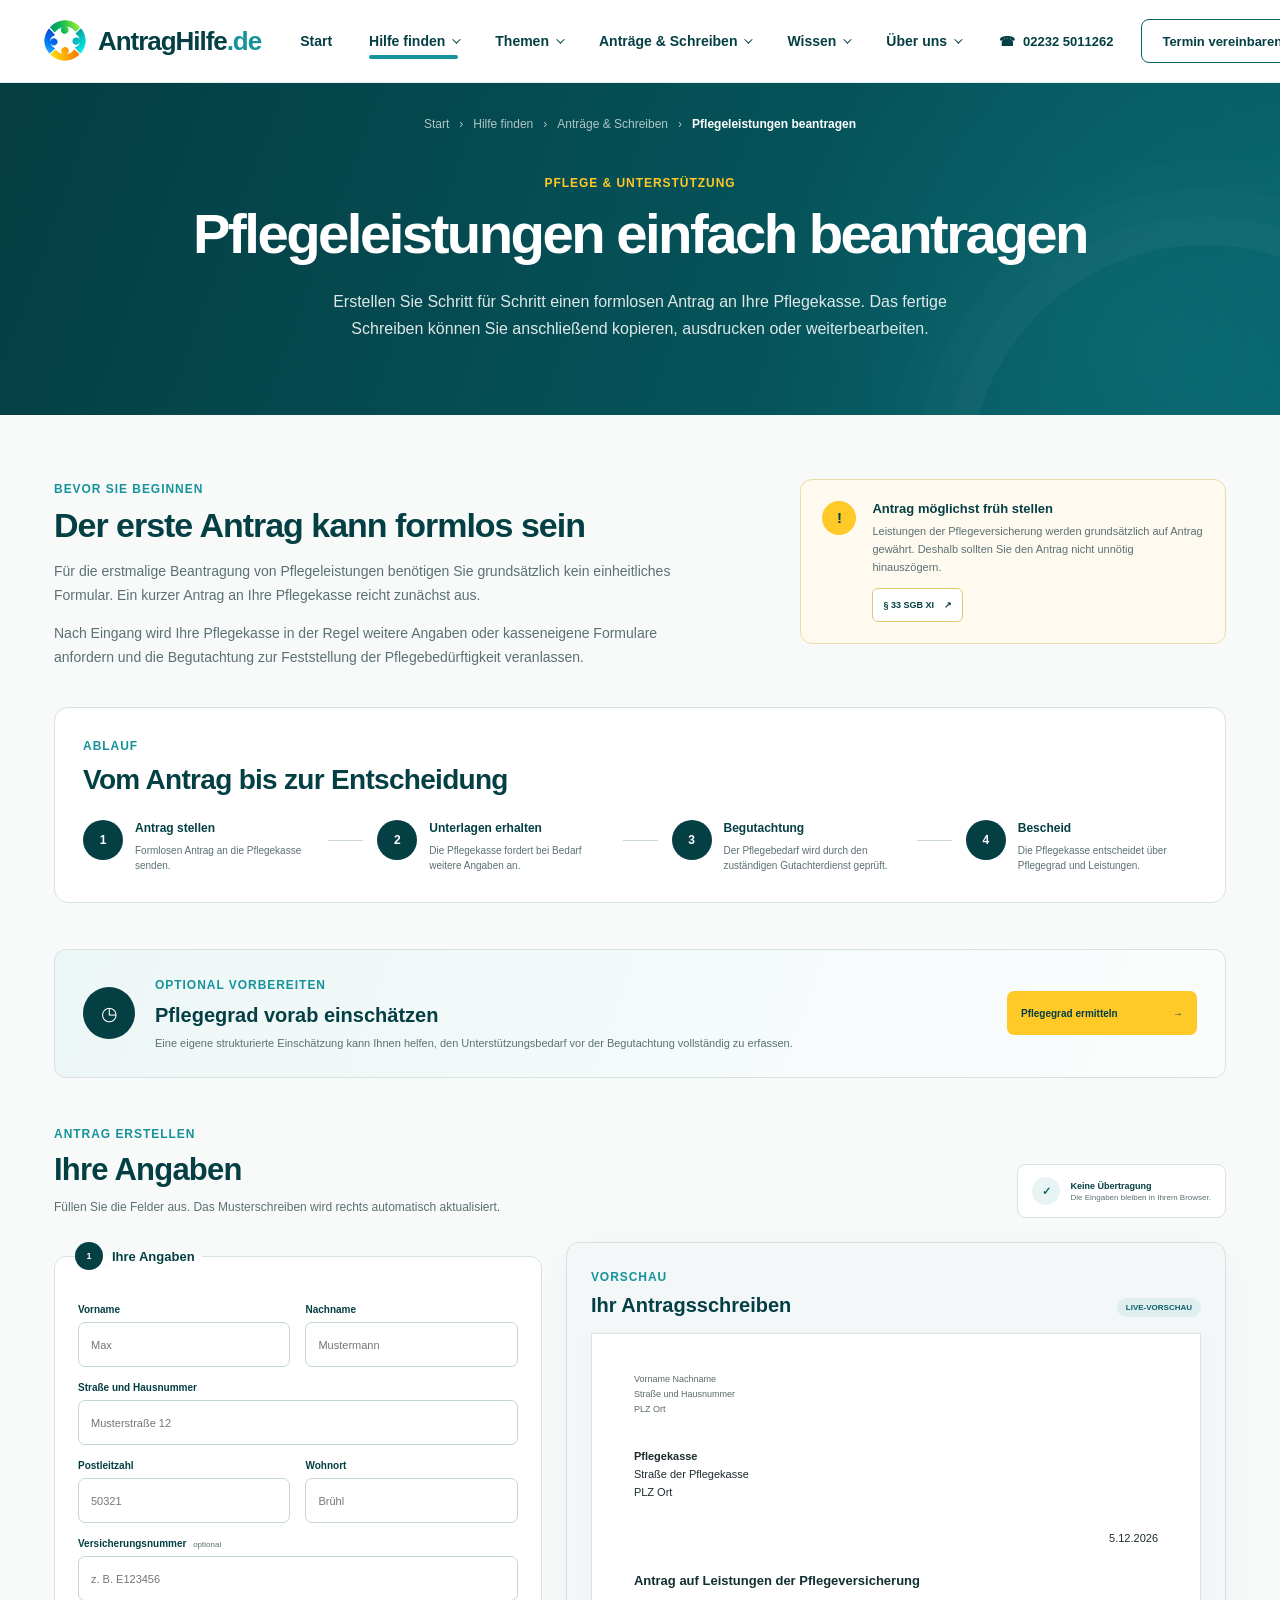
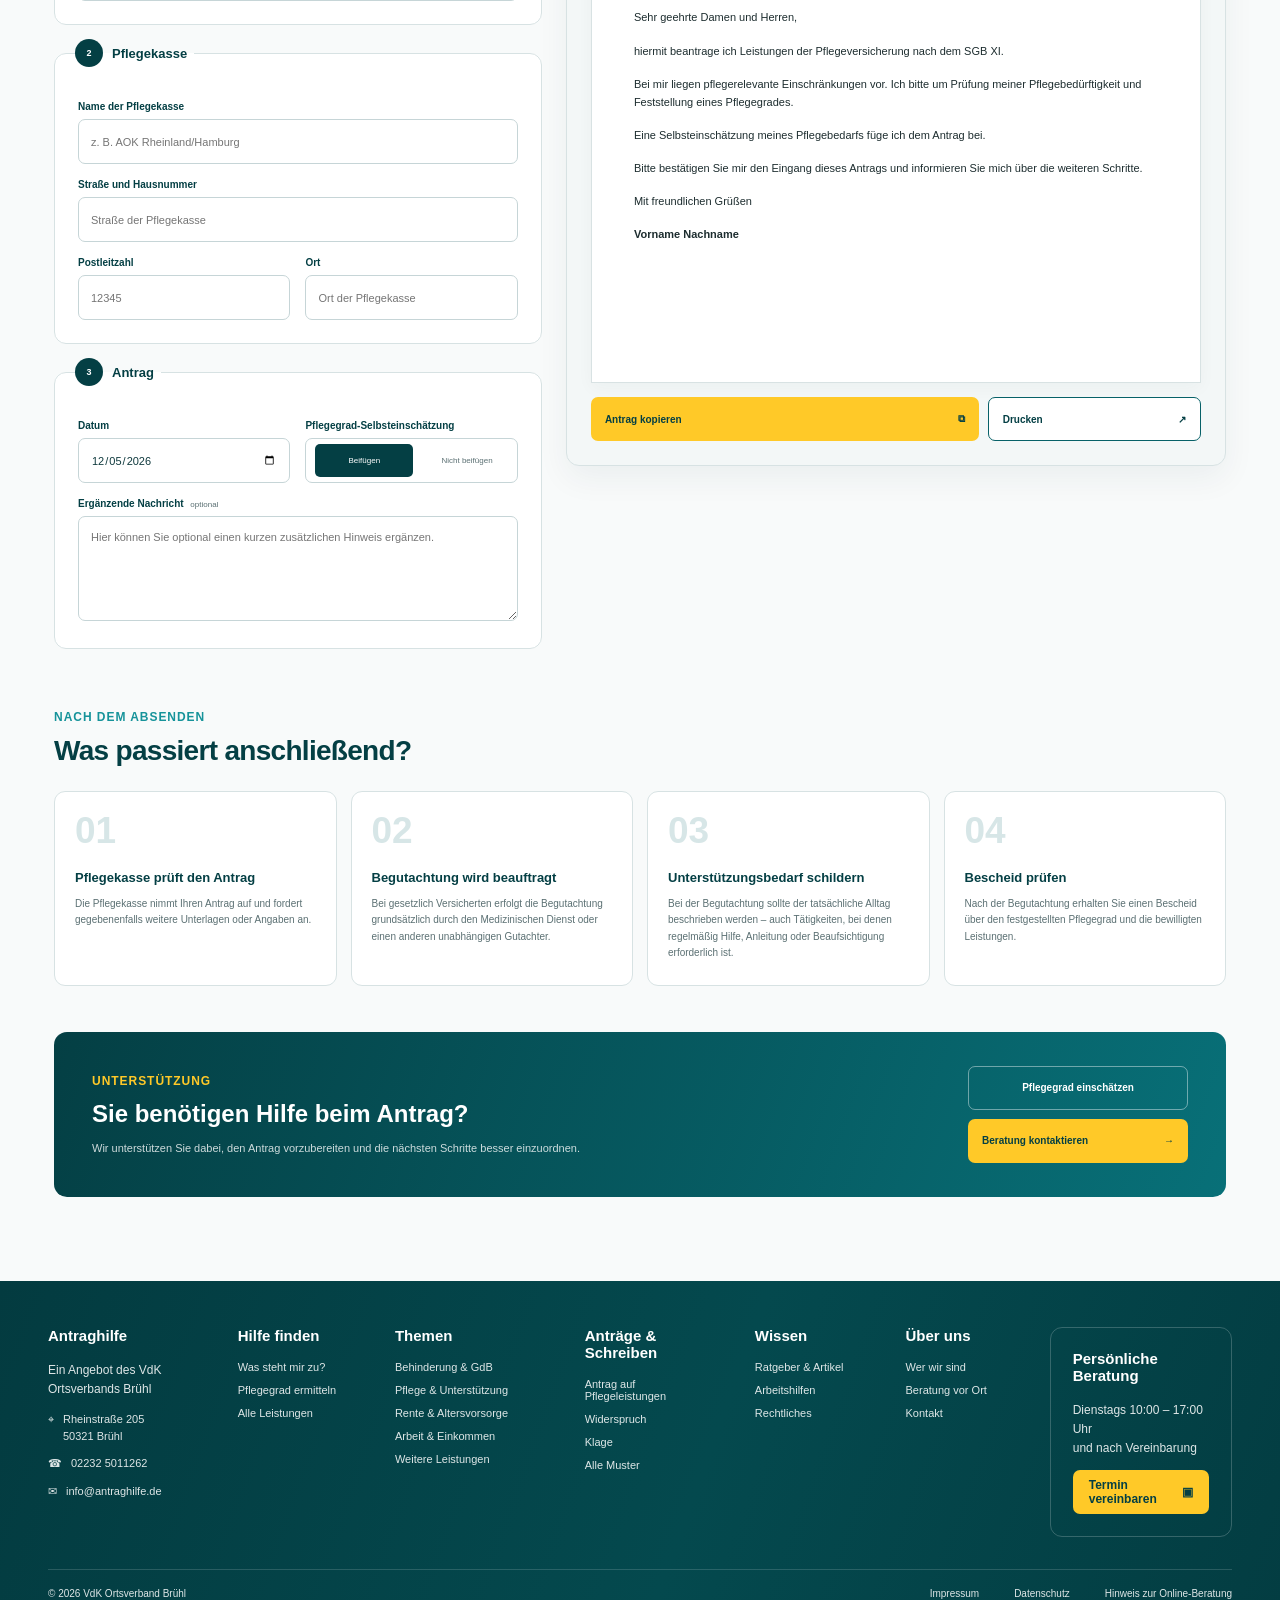
<file: antrag-pflege.html>
<!DOCTYPE html>
<html lang="de">

<head>

    <meta charset="UTF-8">

    <meta
        name="viewport"
        content="width=device-width, initial-scale=1.0"
    >

    <title>
        Antrag auf Pflegeleistungen | AntragHilfe.de
    </title>

    <meta
        name="description"
        content="Formlosen Antrag auf Leistungen der Pflegeversicherung erstellen und als Musterschreiben übernehmen."
    >

    <link
        rel="icon"
        type="image/png"
        href="/pictures/AntragLogo.png"
    >

    <link
        rel="apple-touch-icon"
        href="/pictures/AntragLogo.png"
    >

    <link
        rel="stylesheet"
        href="style.css"
    >

</head>


<body>


<!-- =========================================================
     HEADER
========================================================= -->

<header class="site-header">

    <nav class="navbar">

        <a
            href="index.html"
            class="brand"
        >

            <div class="brand-logo-wrap">

                <img
                    src="/pictures/AntragLogo.png"
                    alt="AntragHilfe.de Logo"
                    class="brand-logo"
                >

            </div>


            <div class="brand-name">

                <span class="brand-main">
                    AntragHilfe
                </span>

                <span class="brand-de">
                    .de
                </span>

            </div>

        </a>



        <div class="nav-links">

            <a
                href="index.html"
                class="nav-link"
            >
                Start
            </a>


            <a
                href="index.html#hilfe"
                class="nav-link current"
            >
                Hilfe finden
                <span class="nav-chevron"></span>
            </a>


            <a
                href="index.html#themen"
                class="nav-link"
            >
                Themen
                <span class="nav-chevron"></span>
            </a>


            <a
                href="index.html#antraege"
                class="nav-link"
            >
                Anträge &amp; Schreiben
                <span class="nav-chevron"></span>
            </a>


            <a
                href="index.html#wissen"
                class="nav-link"
            >
                Wissen
                <span class="nav-chevron"></span>
            </a>


            <a
                href="index.html#ueber-uns"
                class="nav-link"
            >
                Über uns
                <span class="nav-chevron"></span>
            </a>

        </div>



        <a
            href="tel:022325011262"
            class="nav-phone"
        >
            <span>☎</span>
            02232 5011262
        </a>



        <a
            href="kontakt.html#termin"
            class="nav-cta"
        >
            Termin vereinbaren
            <span>▣</span>
        </a>



        <button
            class="menu-button"
            type="button"
            aria-label="Navigation öffnen"
        >
            ☰
        </button>

    </nav>

</header>



<!-- =========================================================
     HERO
========================================================= -->

<section class="page-hero">

    <div class="page-hero-inner">

        <nav
            class="breadcrumb"
            aria-label="Brotkrümelnavigation"
        >

            <a href="index.html">
                Start
            </a>

            <span>›</span>

            <a href="index.html#hilfe">
                Hilfe finden
            </a>

            <span>›</span>

            <a href="index.html#antraege">
                Anträge &amp; Schreiben
            </a>

            <span>›</span>

            <span aria-current="page">
                Pflegeleistungen beantragen
            </span>

        </nav>


        <div class="page-hero-content">

            <span class="page-eyebrow">
                Pflege &amp; Unterstützung
            </span>


            <h1>
                Pflegeleistungen
                einfach beantragen
            </h1>


            <p>
                Erstellen Sie Schritt für Schritt einen
                formlosen Antrag an Ihre Pflegekasse.
                Das fertige Schreiben können Sie anschließend
                kopieren, ausdrucken oder weiterbearbeiten.
            </p>

        </div>

    </div>

</section>



<!-- =========================================================
     MAIN
========================================================= -->

<main class="pfan-page">

    <div class="pfan-inner">


        <!-- =====================================================
             INTRO
        ====================================================== -->

        <section class="pfan-intro">

            <div class="pfan-intro-content">

                <span class="section-eyebrow">
                    Bevor Sie beginnen
                </span>

                <h2>
                    Der erste Antrag kann formlos sein
                </h2>


                <p>
                    Für die erstmalige Beantragung von
                    Pflegeleistungen benötigen Sie grundsätzlich
                    kein einheitliches Formular. Ein kurzer Antrag
                    an Ihre Pflegekasse reicht zunächst aus.
                </p>


                <p>
                    Nach Eingang wird Ihre Pflegekasse in der
                    Regel weitere Angaben oder kasseneigene
                    Formulare anfordern und die Begutachtung
                    zur Feststellung der Pflegebedürftigkeit
                    veranlassen.
                </p>

            </div>


            <aside class="pfan-important">

                <div class="pfan-important-icon">
                    !
                </div>

                <div>

                    <strong>
                        Antrag möglichst früh stellen
                    </strong>

                    <p>
                        Leistungen der Pflegeversicherung werden
                        grundsätzlich auf Antrag gewährt.
                        Deshalb sollten Sie den Antrag nicht
                        unnötig hinauszögern.
                    </p>


                    <a
                        href="https://www.gesetze-im-internet.de/sgb_11/__33.html"
                        target="_blank"
                        rel="noopener noreferrer"
                    >
                        § 33 SGB XI
                        <span>↗</span>
                    </a>

                </div>

            </aside>

        </section>



        <!-- =====================================================
             ABLAUF
        ====================================================== -->

        <section class="pfan-process">

            <div class="pfan-section-heading">

                <span class="section-eyebrow">
                    Ablauf
                </span>

                <h2>
                    Vom Antrag bis zur Entscheidung
                </h2>

            </div>


            <div class="pfan-process-grid">


                <div class="pfan-process-step">

                    <span class="pfan-process-number">
                        1
                    </span>

                    <div>

                        <strong>
                            Antrag stellen
                        </strong>

                        <p>
                            Formlosen Antrag an die
                            Pflegekasse senden.
                        </p>

                    </div>

                </div>



                <div class="pfan-process-line"></div>



                <div class="pfan-process-step">

                    <span class="pfan-process-number">
                        2
                    </span>

                    <div>

                        <strong>
                            Unterlagen erhalten
                        </strong>

                        <p>
                            Die Pflegekasse fordert bei Bedarf
                            weitere Angaben an.
                        </p>

                    </div>

                </div>



                <div class="pfan-process-line"></div>



                <div class="pfan-process-step">

                    <span class="pfan-process-number">
                        3
                    </span>

                    <div>

                        <strong>
                            Begutachtung
                        </strong>

                        <p>
                            Der Pflegebedarf wird durch den
                            zuständigen Gutachterdienst geprüft.
                        </p>

                    </div>

                </div>



                <div class="pfan-process-line"></div>



                <div class="pfan-process-step">

                    <span class="pfan-process-number">
                        4
                    </span>

                    <div>

                        <strong>
                            Bescheid
                        </strong>

                        <p>
                            Die Pflegekasse entscheidet über
                            Pflegegrad und Leistungen.
                        </p>

                    </div>

                </div>

            </div>

        </section>



        <!-- =====================================================
             SELBSTEINSCHÄTZUNG CTA
        ====================================================== -->

        <section class="pfan-estimation">

            <div class="pfan-estimation-icon">
                ◷
            </div>


            <div>

                <span class="section-eyebrow">
                    Optional vorbereiten
                </span>

                <h2>
                    Pflegegrad vorab einschätzen
                </h2>

                <p>
                    Eine eigene strukturierte Einschätzung kann
                    Ihnen helfen, den Unterstützungsbedarf vor der
                    Begutachtung vollständig zu erfassen.
                </p>

            </div>


            <a
                href="pflegegrad-ermittlung.html"
                class="pfan-estimation-button"
            >
                Pflegegrad ermitteln
                <span>→</span>
            </a>

        </section>



        <!-- =====================================================
             FORM HEAD
        ====================================================== -->

        <section class="pfan-generator">

            <div class="pfan-generator-head">

                <div>

                    <span class="section-eyebrow">
                        Antrag erstellen
                    </span>

                    <h2>
                        Ihre Angaben
                    </h2>

                    <p>
                        Füllen Sie die Felder aus.
                        Das Musterschreiben wird rechts
                        automatisch aktualisiert.
                    </p>

                </div>


                <div class="pfan-generator-badge">

                    <span>✓</span>

                    <div>
                        <strong>
                            Keine Übertragung
                        </strong>

                        <small>
                            Die Eingaben bleiben
                            in Ihrem Browser.
                        </small>
                    </div>

                </div>

            </div>



            <!-- =================================================
                 GENERATOR LAYOUT
            ================================================== -->

            <div class="pfan-generator-layout">


                <!-- =============================================
                     FORMULAR
                ============================================== -->

                <form
                    class="pfan-form"
                    id="pflege-antrag-form"
                    autocomplete="on"
                >


                    <!-- PERSON -->

                    <fieldset class="pfan-fieldset">

                        <legend>

                            <span>
                                1
                            </span>

                            Ihre Angaben

                        </legend>


                        <div class="pfan-form-grid">


                            <div class="pfan-field">

                                <label for="pflege-vorname">
                                    Vorname
                                </label>

                                <input
                                    type="text"
                                    id="pflege-vorname"
                                    placeholder="Max"
                                    autocomplete="given-name"
                                >

                            </div>



                            <div class="pfan-field">

                                <label for="pflege-nachname">
                                    Nachname
                                </label>

                                <input
                                    type="text"
                                    id="pflege-nachname"
                                    placeholder="Mustermann"
                                    autocomplete="family-name"
                                >

                            </div>



                            <div class="pfan-field pfan-field-full">

                                <label for="pflege-strasse">
                                    Straße und Hausnummer
                                </label>

                                <input
                                    type="text"
                                    id="pflege-strasse"
                                    placeholder="Musterstraße 12"
                                    autocomplete="street-address"
                                >

                            </div>



                            <div class="pfan-field">

                                <label for="pflege-plz">
                                    Postleitzahl
                                </label>

                                <input
                                    type="text"
                                    id="pflege-plz"
                                    inputmode="numeric"
                                    maxlength="5"
                                    placeholder="50321"
                                    autocomplete="postal-code"
                                >

                            </div>



                            <div class="pfan-field">

                                <label for="pflege-ort">
                                    Wohnort
                                </label>

                                <input
                                    type="text"
                                    id="pflege-ort"
                                    placeholder="Brühl"
                                    autocomplete="address-level2"
                                >

                            </div>



                            <div class="pfan-field pfan-field-full">

                                <label for="pflege-versichertennummer">
                                    Versicherungsnummer
                                    <span>optional</span>
                                </label>

                                <input
                                    type="text"
                                    id="pflege-versichertennummer"
                                    placeholder="z. B. E123456"
                                >

                            </div>

                        </div>

                    </fieldset>



                    <!-- PFLEGEKASSE -->

                    <fieldset class="pfan-fieldset">

                        <legend>

                            <span>
                                2
                            </span>

                            Pflegekasse

                        </legend>


                        <div class="pfan-form-grid">


                            <div class="pfan-field pfan-field-full">

                                <label for="pflege-kasse">
                                    Name der Pflegekasse
                                </label>

                                <input
                                    type="text"
                                    id="pflege-kasse"
                                    placeholder="z. B. AOK Rheinland/Hamburg"
                                >

                            </div>



                            <div class="pfan-field pfan-field-full">

                                <label for="pflege-kasse-strasse">
                                    Straße und Hausnummer
                                </label>

                                <input
                                    type="text"
                                    id="pflege-kasse-strasse"
                                    placeholder="Straße der Pflegekasse"
                                >

                            </div>



                            <div class="pfan-field">

                                <label for="pflege-kasse-plz">
                                    Postleitzahl
                                </label>

                                <input
                                    type="text"
                                    id="pflege-kasse-plz"
                                    inputmode="numeric"
                                    maxlength="5"
                                    placeholder="12345"
                                >

                            </div>



                            <div class="pfan-field">

                                <label for="pflege-kasse-ort">
                                    Ort
                                </label>

                                <input
                                    type="text"
                                    id="pflege-kasse-ort"
                                    placeholder="Ort der Pflegekasse"
                                >

                            </div>

                        </div>

                    </fieldset>



                    <!-- ANTRAG -->

                    <fieldset class="pfan-fieldset">

                        <legend>

                            <span>
                                3
                            </span>

                            Antrag

                        </legend>


                        <div class="pfan-form-grid">


                            <div class="pfan-field">

                                <label for="pflege-datum">
                                    Datum
                                </label>

                                <input
                                    type="date"
                                    id="pflege-datum"
                                >

                            </div>



                            <div class="pfan-field">

                                <label>
                                    Pflegegrad-Selbsteinschätzung
                                </label>


                                <div class="pfan-radio-group">

                                    <label>

                                        <input
                                            type="radio"
                                            name="pflege-selbsteinschaetzung"
                                            value="ja"
                                            checked
                                        >

                                        <span>
                                            Beifügen
                                        </span>

                                    </label>


                                    <label>

                                        <input
                                            type="radio"
                                            name="pflege-selbsteinschaetzung"
                                            value="nein"
                                        >

                                        <span>
                                            Nicht beifügen
                                        </span>

                                    </label>

                                </div>

                            </div>



                            <div class="pfan-field pfan-field-full">

                                <label for="pflege-zusatz">
                                    Ergänzende Nachricht
                                    <span>optional</span>
                                </label>

                                <textarea
                                    id="pflege-zusatz"
                                    rows="4"
                                    placeholder="Hier können Sie optional einen kurzen zusätzlichen Hinweis ergänzen."
                                ></textarea>

                            </div>

                        </div>

                    </fieldset>

                </form>



                <!-- =============================================
                     PREVIEW
                ============================================== -->

                <aside class="pfan-preview">

                    <div class="pfan-preview-head">

                        <div>

                            <span class="section-eyebrow">
                                Vorschau
                            </span>

                            <h2>
                                Ihr Antragsschreiben
                            </h2>

                        </div>


                        <span class="pfan-preview-status">
                            Live-Vorschau
                        </span>

                    </div>


                    <div
                        class="pfan-letter"
                        id="pflege-letter"
                    >

                        <div class="pfan-letter-sender">

                            <span id="preview-name">
                                Vorname Nachname
                            </span>

                            <span id="preview-address">
                                Straße und Hausnummer
                            </span>

                            <span id="preview-city">
                                PLZ Ort
                            </span>

                        </div>



                        <div class="pfan-letter-recipient">

                            <strong id="preview-kasse">
                                Pflegekasse
                            </strong>

                            <span id="preview-kasse-address">
                                Straße der Pflegekasse
                            </span>

                            <span id="preview-kasse-city">
                                PLZ Ort
                            </span>

                        </div>



                        <div
                            class="pfan-letter-date"
                            id="preview-date"
                        >
                            Datum
                        </div>



                        <h3>
                            Antrag auf Leistungen
                            der Pflegeversicherung
                        </h3>



                        <p
                            class="pfan-letter-insurance"
                            id="preview-insurance"
                        ></p>



                        <p>
                            Sehr geehrte Damen und Herren,
                        </p>



                        <p>
                            hiermit beantrage ich Leistungen
                            der Pflegeversicherung nach dem SGB XI.
                        </p>



                        <p>
                            Bei mir liegen pflegerelevante
                            Einschränkungen vor. Ich bitte um
                            Prüfung meiner Pflegebedürftigkeit
                            und Feststellung eines Pflegegrades.
                        </p>



                        <p id="preview-estimation">
                            Eine Selbsteinschätzung meines
                            Pflegebedarfs füge ich dem Antrag bei.
                        </p>



                        <p
                            id="preview-extra"
                            hidden
                        ></p>



                        <p>
                            Bitte bestätigen Sie mir den Eingang
                            dieses Antrags und informieren Sie mich
                            über die weiteren Schritte.
                        </p>



                        <p>
                            Mit freundlichen Grüßen
                        </p>



                        <p
                            class="pfan-letter-signature"
                            id="preview-signature"
                        >
                            Vorname Nachname
                        </p>

                    </div>



                    <!-- PREVIEW ACTIONS -->

                    <div class="pfan-preview-actions">


                        <button
                            type="button"
                            class="pfan-copy-button"
                            id="pflege-copy"
                        >

                            <span>
                                Antrag kopieren
                            </span>

                            <span>
                                ⧉
                            </span>

                        </button>


                        <button
                            type="button"
                            class="pfan-print-button"
                            id="pflege-print"
                        >

                            <span>
                                Drucken
                            </span>

                            <span>
                                ↗
                            </span>

                        </button>

                    </div>

                </aside>

            </div>

        </section>



        <!-- =====================================================
             NACH DEM ANTRAG
        ====================================================== -->

        <section class="pfan-after">

            <div class="pfan-section-heading">

                <span class="section-eyebrow">
                    Nach dem Absenden
                </span>

                <h2>
                    Was passiert anschließend?
                </h2>

            </div>


            <div class="pfan-after-grid">


                <article class="pfan-after-card">

                    <span class="pfan-after-number">
                        01
                    </span>

                    <h3>
                        Pflegekasse prüft den Antrag
                    </h3>

                    <p>
                        Die Pflegekasse nimmt Ihren Antrag auf
                        und fordert gegebenenfalls weitere
                        Unterlagen oder Angaben an.
                    </p>

                </article>



                <article class="pfan-after-card">

                    <span class="pfan-after-number">
                        02
                    </span>

                    <h3>
                        Begutachtung wird beauftragt
                    </h3>

                    <p>
                        Bei gesetzlich Versicherten erfolgt die
                        Begutachtung grundsätzlich durch den
                        Medizinischen Dienst oder einen anderen
                        unabhängigen Gutachter.
                    </p>

                </article>



                <article class="pfan-after-card">

                    <span class="pfan-after-number">
                        03
                    </span>

                    <h3>
                        Unterstützungsbedarf schildern
                    </h3>

                    <p>
                        Bei der Begutachtung sollte der tatsächliche
                        Alltag beschrieben werden – auch Tätigkeiten,
                        bei denen regelmäßig Hilfe, Anleitung oder
                        Beaufsichtigung erforderlich ist.
                    </p>

                </article>



                <article class="pfan-after-card">

                    <span class="pfan-after-number">
                        04
                    </span>

                    <h3>
                        Bescheid prüfen
                    </h3>

                    <p>
                        Nach der Begutachtung erhalten Sie einen
                        Bescheid über den festgestellten Pflegegrad
                        und die bewilligten Leistungen.
                    </p>

                </article>

            </div>

        </section>



        <!-- =====================================================
             EXTRA HELP
        ====================================================== -->

        <section class="pfan-help">

            <div>

                <span class="section-eyebrow">
                    Unterstützung
                </span>

                <h2>
                    Sie benötigen Hilfe beim Antrag?
                </h2>

                <p>
                    Wir unterstützen Sie dabei, den Antrag
                    vorzubereiten und die nächsten Schritte
                    besser einzuordnen.
                </p>

            </div>


            <div class="pfan-help-actions">

                <a
                    href="pflegegrad-ermittlung.html"
                    class="pfan-help-secondary"
                >
                    Pflegegrad einschätzen
                </a>


                <a
                    href="kontakt.html"
                    class="pfan-help-primary"
                >
                    Beratung kontaktieren

                    <span>
                        →
                    </span>
                </a>

            </div>

        </section>

    </div>

</main>



<!-- =========================================================
     FOOTER
========================================================= -->

<footer class="site-footer">

    <div class="footer-inner">

        <div class="footer-grid">


            <div class="footer-column">

                <h3>
                    Antraghilfe
                </h3>

                <p class="footer-description">
                    Ein Angebot des VdK
                    <br>
                    Ortsverbands Brühl
                </p>


                <div class="footer-contact-list">

                    <div class="footer-contact-item">

                        <span>
                            ⌖
                        </span>

                        <span>
                            Rheinstraße 205
                            <br>
                            50321 Brühl
                        </span>

                    </div>


                    <a
                        href="tel:022325011262"
                        class="footer-contact-item"
                    >

                        <span>
                            ☎
                        </span>

                        <span>
                            02232 5011262
                        </span>

                    </a>


                    <a
                        href="mailto:info@antraghilfe.de"
                        class="footer-contact-item"
                    >

                        <span>
                            ✉
                        </span>

                        <span>
                            info@antraghilfe.de
                        </span>

                    </a>

                </div>

            </div>



            <div class="footer-column">

                <h3>
                    Hilfe finden
                </h3>

                <nav class="footer-links">

                    <a href="index.html#hilfe">
                        Was steht mir zu?
                    </a>

                    <a href="pflegegrad-ermittlung.html">
                        Pflegegrad ermitteln
                    </a>

                    <a href="sozialleistungen.html">
                        Alle Leistungen
                    </a>

                </nav>

            </div>



            <div class="footer-column">

                <h3>
                    Themen
                </h3>

                <nav class="footer-links">

                    <a href="merkzeichen.html">
                        Behinderung &amp; GdB
                    </a>

                    <a href="pflegegrad-ermittlung.html">
                        Pflege &amp; Unterstützung
                    </a>

                    <a href="#">
                        Rente &amp; Altersvorsorge
                    </a>

                    <a href="#">
                        Arbeit &amp; Einkommen
                    </a>

                    <a href="#">
                        Weitere Leistungen
                    </a>

                </nav>

            </div>



            <div class="footer-column">

                <h3>
                    Anträge &amp; Schreiben
                </h3>

                <nav class="footer-links">

                    <a href="antrag-pflege.html">
                        Antrag auf Pflegeleistungen
                    </a>

                    <a href="#">
                        Widerspruch
                    </a>

                    <a href="#">
                        Klage
                    </a>

                    <a href="#">
                        Alle Muster
                    </a>

                </nav>

            </div>



            <div class="footer-column">

                <h3>
                    Wissen
                </h3>

                <nav class="footer-links">

                    <a href="#">
                        Ratgeber &amp; Artikel
                    </a>

                    <a href="#">
                        Arbeitshilfen
                    </a>

                    <a href="#">
                        Rechtliches
                    </a>

                </nav>

            </div>



            <div class="footer-column">

                <h3>
                    Über uns
                </h3>

                <nav class="footer-links">

                    <a href="#">
                        Wer wir sind
                    </a>

                    <a href="#">
                        Beratung vor Ort
                    </a>

                    <a href="kontakt.html">
                        Kontakt
                    </a>

                </nav>

            </div>



            <div class="footer-consultation">

                <h3>
                    Persönliche Beratung
                </h3>

                <p>
                    Dienstags 10:00 – 17:00 Uhr
                    <br>
                    und nach Vereinbarung
                </p>


                <a
                    href="kontakt.html#termin"
                    class="footer-consultation-button"
                >

                    <span>
                        Termin vereinbaren
                    </span>

                    <span>
                        ▣
                    </span>

                </a>

            </div>

        </div>



        <div class="footer-bottom">

            <div>
                © 2026 VdK Ortsverband Brühl
            </div>


            <nav class="footer-legal">

                <a href="#">
                    Impressum
                </a>

                <a href="#">
                    Datenschutz
                </a>

                <a href="#">
                    Hinweis zur Online-Beratung
                </a>

            </nav>

        </div>

    </div>

</footer>



<!-- =========================================================
     APPLICATION GENERATOR
========================================================= -->

<script>

    /* =====================================================
       INPUTS
    ===================================================== */

    const fields = {

        firstName:
            document.getElementById("pflege-vorname"),

        lastName:
            document.getElementById("pflege-nachname"),

        street:
            document.getElementById("pflege-strasse"),

        postal:
            document.getElementById("pflege-plz"),

        city:
            document.getElementById("pflege-ort"),

        insurance:
            document.getElementById("pflege-versichertennummer"),

        fund:
            document.getElementById("pflege-kasse"),

        fundStreet:
            document.getElementById("pflege-kasse-strasse"),

        fundPostal:
            document.getElementById("pflege-kasse-plz"),

        fundCity:
            document.getElementById("pflege-kasse-ort"),

        date:
            document.getElementById("pflege-datum"),

        extra:
            document.getElementById("pflege-zusatz")

    };



    /* =====================================================
       DEFAULT DATE
    ===================================================== */

    function setToday() {

        const today =
            new Date();


        const year =
            today.getFullYear();


        const month =
            String(
                today.getMonth() + 1
            ).padStart(
                2,
                "0"
            );


        const day =
            String(
                today.getDate()
            ).padStart(
                2,
                "0"
            );


        fields.date.value =
            `${year}-${month}-${day}`;

    }



    /* =====================================================
       HELPERS
    ===================================================== */

    function valueOr(
        input,
        fallback
    ) {

        const value =
            input.value.trim();


        return value ||
            fallback;

    }



    function getFullName() {

        const first =
            fields.firstName.value.trim();


        const last =
            fields.lastName.value.trim();


        const combined =
            `${first} ${last}`.trim();


        return combined ||
            "Vorname Nachname";

    }



    function formatDate(
        value
    ) {

        if (!value) {
            return "Datum";
        }


        const date =
            new Date(
                value + "T00:00:00"
            );


        return date
            .toLocaleDateString(
                "de-DE"
            );

    }



    /* =====================================================
       UPDATE PREVIEW
    ===================================================== */

    function updatePreview() {

        const fullName =
            getFullName();


        document
            .getElementById(
                "preview-name"
            )
            .textContent =
                fullName;


        document
            .getElementById(
                "preview-signature"
            )
            .textContent =
                fullName;


        document
            .getElementById(
                "preview-address"
            )
            .textContent =
                valueOr(
                    fields.street,
                    "Straße und Hausnummer"
                );


        const applicantCity =
            [
                fields.postal.value.trim(),
                fields.city.value.trim()
            ]
            .filter(Boolean)
            .join(" ");


        document
            .getElementById(
                "preview-city"
            )
            .textContent =
                applicantCity ||
                "PLZ Ort";



        document
            .getElementById(
                "preview-kasse"
            )
            .textContent =
                valueOr(
                    fields.fund,
                    "Pflegekasse"
                );


        document
            .getElementById(
                "preview-kasse-address"
            )
            .textContent =
                valueOr(
                    fields.fundStreet,
                    "Straße der Pflegekasse"
                );


        const fundCity =
            [
                fields.fundPostal.value.trim(),
                fields.fundCity.value.trim()
            ]
            .filter(Boolean)
            .join(" ");


        document
            .getElementById(
                "preview-kasse-city"
            )
            .textContent =
                fundCity ||
                "PLZ Ort";


        document
            .getElementById(
                "preview-date"
            )
            .textContent =
                formatDate(
                    fields.date.value
                );



        /* Versicherungsnummer */

        const insuranceElement =
            document.getElementById(
                "preview-insurance"
            );


        if (
            fields.insurance.value.trim()
        ) {

            insuranceElement.textContent =
                `Versicherungsnummer: ${fields.insurance.value.trim()}`;


            insuranceElement.hidden =
                false;

        } else {

            insuranceElement.hidden =
                true;

        }



        /* Selbsteinschätzung */

        const estimation =
            document.querySelector(
                'input[name="pflege-selbsteinschaetzung"]:checked'
            );


        document
            .getElementById(
                "preview-estimation"
            )
            .textContent =
                estimation &&
                estimation.value === "ja"
                    ? "Eine Selbsteinschätzung meines Pflegebedarfs füge ich dem Antrag bei."
                    : "Eine Selbsteinschätzung meines Pflegebedarfs ist diesem Antrag nicht beigefügt.";



        /* Extra Text */

        const extra =
            fields.extra.value.trim();


        const extraElement =
            document.getElementById(
                "preview-extra"
            );


        if (extra) {

            extraElement.textContent =
                extra;

            extraElement.hidden =
                false;

        } else {

            extraElement.hidden =
                true;

        }

    }



    /* =====================================================
       GENERATE PLAIN TEXT
    ===================================================== */

    function createLetterText() {

        const estimation =
            document.querySelector(
                'input[name="pflege-selbsteinschaetzung"]:checked'
            );


        const includeEstimation =
            estimation &&
            estimation.value === "ja";


        const applicantCity =
            [
                fields.postal.value.trim(),
                fields.city.value.trim()
            ]
            .filter(Boolean)
            .join(" ");


        const fundCity =
            [
                fields.fundPostal.value.trim(),
                fields.fundCity.value.trim()
            ]
            .filter(Boolean)
            .join(" ");


        const lines = [

            getFullName(),

            valueOr(
                fields.street,
                "Straße und Hausnummer"
            ),

            applicantCity ||
            "PLZ Ort",

            "",

            valueOr(
                fields.fund,
                "Pflegekasse"
            ),

            valueOr(
                fields.fundStreet,
                "Straße der Pflegekasse"
            ),

            fundCity ||
            "PLZ Ort",

            "",

            formatDate(
                fields.date.value
            ),

            "",

            "Antrag auf Leistungen der Pflegeversicherung",

            fields.insurance.value.trim()
                ? `Versicherungsnummer: ${fields.insurance.value.trim()}`
                : "",

            "",

            "Sehr geehrte Damen und Herren,",

            "",

            "hiermit beantrage ich Leistungen der Pflegeversicherung nach dem SGB XI.",

            "",

            "Bei mir liegen pflegerelevante Einschränkungen vor. Ich bitte um Prüfung meiner Pflegebedürftigkeit und Feststellung eines Pflegegrades.",

            "",

            includeEstimation
                ? "Eine Selbsteinschätzung meines Pflegebedarfs füge ich dem Antrag bei."
                : "Eine Selbsteinschätzung meines Pflegebedarfs ist diesem Antrag nicht beigefügt.",

            fields.extra.value.trim()
                ? "\n" + fields.extra.value.trim()
                : "",

            "",

            "Bitte bestätigen Sie mir den Eingang dieses Antrags und informieren Sie mich über die weiteren Schritte.",

            "",

            "Mit freundlichen Grüßen",

            "",

            getFullName()

        ];


        return lines
            .filter(
                (line, index, array) => {

                    if (
                        line !== ""
                    ) {
                        return true;
                    }


                    return (
                        index === 0 ||
                        array[index - 1] !== ""
                    );

                }
            )
            .join("\n");

    }



    /* =====================================================
       COPY
    ===================================================== */

    async function copyLetter() {

        const text =
            createLetterText();


        const button =
            document.getElementById(
                "pflege-copy"
            );


        try {

            await navigator
                .clipboard
                .writeText(
                    text
                );


            const oldContent =
                button.innerHTML;


            button.innerHTML = `
                <span>
                    Antrag kopiert
                </span>

                <span>
                    ✓
                </span>
            `;


            setTimeout(
                () => {

                    button.innerHTML =
                        oldContent;

                },
                1800
            );


        } catch (error) {

            alert(
                "Der Antrag konnte nicht automatisch kopiert werden. Bitte markieren Sie den Text in der Vorschau manuell."
            );

        }

    }



    /* =====================================================
       PRINT
    ===================================================== */

    function printLetter() {

        window.print();

    }



    /* =====================================================
       EVENTS
    ===================================================== */

    Object
        .values(fields)
        .forEach(field => {

            field.addEventListener(
                "input",
                updatePreview
            );


            field.addEventListener(
                "change",
                updatePreview
            );

        });



    document
        .querySelectorAll(
            'input[name="pflege-selbsteinschaetzung"]'
        )
        .forEach(input => {

            input.addEventListener(
                "change",
                updatePreview
            );

        });



    document
        .getElementById(
            "pflege-copy"
        )
        .addEventListener(
            "click",
            copyLetter
        );



    document
        .getElementById(
            "pflege-print"
        )
        .addEventListener(
            "click",
            printLetter
        );



    /* =====================================================
       INIT
    ===================================================== */

    setToday();

    updatePreview();

</script>


</body>

</html>
</file>
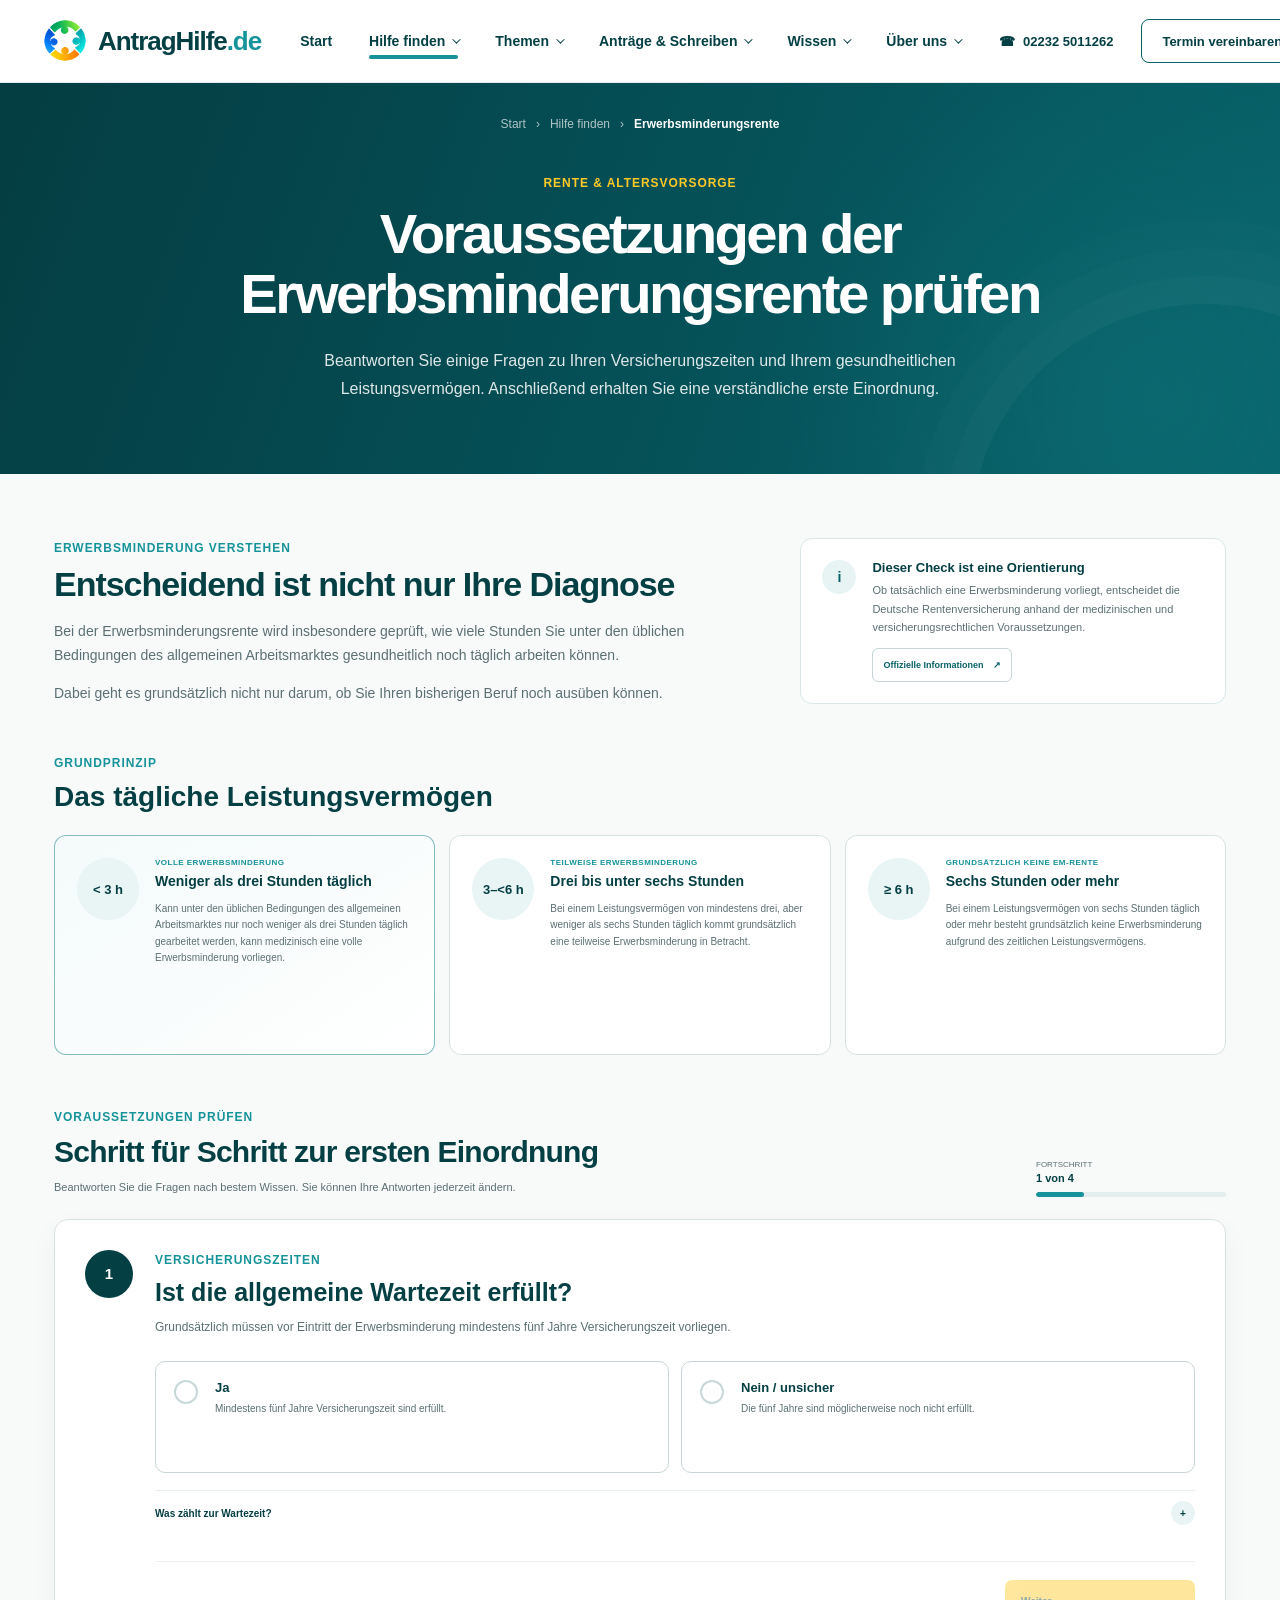
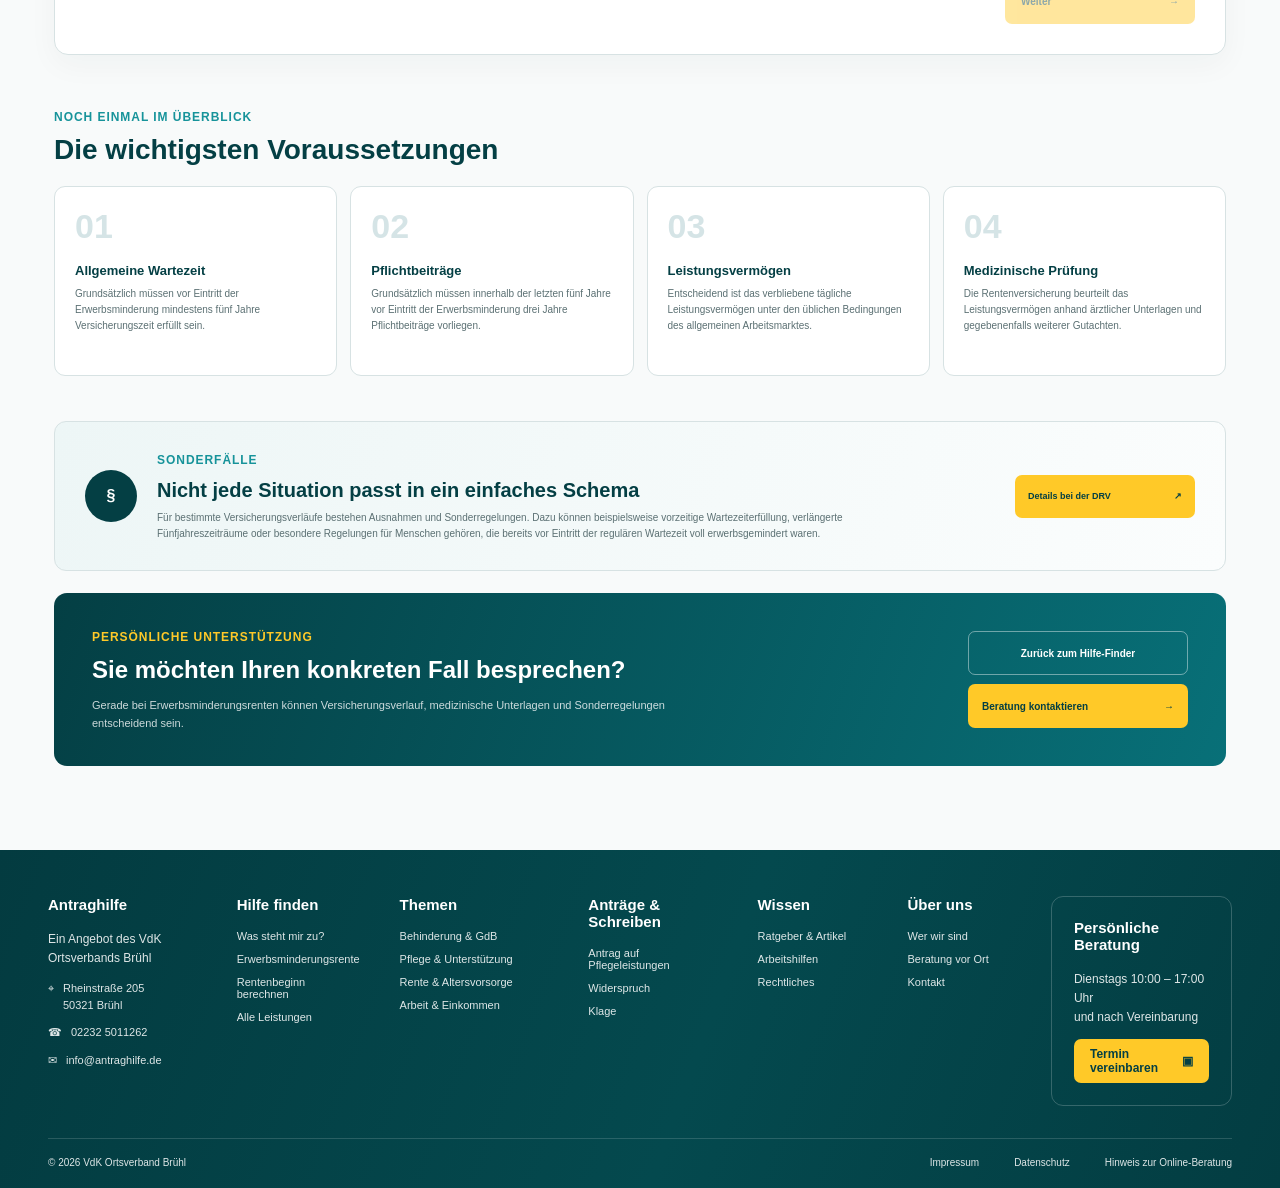
<file: erwerbsminderungsrente.html>
<!DOCTYPE html>
<html lang="de">

<head>

    <meta charset="UTF-8">

    <meta
        name="viewport"
        content="width=device-width, initial-scale=1.0"
    >

    <title>
        Erwerbsminderungsrente prüfen | AntragHilfe.de
    </title>

    <meta
        name="description"
        content="Prüfen Sie Schritt für Schritt die grundlegenden Voraussetzungen einer Erwerbsminderungsrente."
    >

    <link
        rel="icon"
        type="image/png"
        href="/pictures/AntragLogo.png"
    >

    <link
        rel="apple-touch-icon"
        href="/pictures/AntragLogo.png"
    >

    <link
        rel="stylesheet"
        href="style.css"
    >

</head>


<body>


<!-- =========================================================
     HEADER
========================================================= -->

<header class="site-header">

    <nav class="navbar">

        <a
            href="index.html"
            class="brand"
        >

            <div class="brand-logo-wrap">

                <img
                    src="/pictures/AntragLogo.png"
                    alt="AntragHilfe.de Logo"
                    class="brand-logo"
                >

            </div>


            <div class="brand-name">

                <span class="brand-main">
                    AntragHilfe
                </span>

                <span class="brand-de">
                    .de
                </span>

            </div>

        </a>



        <div class="nav-links">

            <a
                href="index.html"
                class="nav-link"
            >
                Start
            </a>

            <a
                href="index.html#hilfe"
                class="nav-link current"
            >
                Hilfe finden
                <span class="nav-chevron"></span>
            </a>

            <a
                href="index.html#themen"
                class="nav-link"
            >
                Themen
                <span class="nav-chevron"></span>
            </a>

            <a
                href="index.html#antraege"
                class="nav-link"
            >
                Anträge &amp; Schreiben
                <span class="nav-chevron"></span>
            </a>

            <a
                href="index.html#wissen"
                class="nav-link"
            >
                Wissen
                <span class="nav-chevron"></span>
            </a>

            <a
                href="index.html#ueber-uns"
                class="nav-link"
            >
                Über uns
                <span class="nav-chevron"></span>
            </a>

        </div>



        <a
            href="tel:022325011262"
            class="nav-phone"
        >
            <span>☎</span>
            02232 5011262
        </a>



        <a
            href="kontakt.html#termin"
            class="nav-cta"
        >
            Termin vereinbaren
            <span>▣</span>
        </a>



        <button
            class="menu-button"
            type="button"
            aria-label="Navigation öffnen"
        >
            ☰
        </button>

    </nav>

</header>



<!-- =========================================================
     HERO
========================================================= -->

<section class="page-hero">

    <div class="page-hero-inner">

        <nav
            class="breadcrumb"
            aria-label="Brotkrümelnavigation"
        >

            <a href="index.html">
                Start
            </a>

            <span>›</span>

            <a href="index.html#hilfe">
                Hilfe finden
            </a>

            <span>›</span>

            <span aria-current="page">
                Erwerbsminderungsrente
            </span>

        </nav>


        <div class="page-hero-content">

            <span class="page-eyebrow">
                Rente &amp; Altersvorsorge
            </span>


            <h1>
                Voraussetzungen der
                Erwerbsminderungsrente prüfen
            </h1>


            <p>
                Beantworten Sie einige Fragen zu Ihren
                Versicherungszeiten und Ihrem gesundheitlichen
                Leistungsvermögen. Anschließend erhalten Sie
                eine verständliche erste Einordnung.
            </p>

        </div>

    </div>

</section>



<!-- =========================================================
     MAIN
========================================================= -->

<main class="emr-page">

    <div class="emr-inner">


        <!-- =====================================================
             INTRO
        ====================================================== -->

        <section class="emr-intro">

            <div class="emr-intro-content">

                <span class="section-eyebrow">
                    Erwerbsminderung verstehen
                </span>

                <h2>
                    Entscheidend ist nicht nur Ihre Diagnose
                </h2>


                <p>
                    Bei der Erwerbsminderungsrente wird insbesondere
                    geprüft, wie viele Stunden Sie unter den üblichen
                    Bedingungen des allgemeinen Arbeitsmarktes
                    gesundheitlich noch täglich arbeiten können.
                </p>


                <p>
                    Dabei geht es grundsätzlich nicht nur darum,
                    ob Sie Ihren bisherigen Beruf noch ausüben können.
                </p>

            </div>


            <aside class="emr-notice">

                <div class="emr-notice-icon">
                    i
                </div>

                <div>

                    <strong>
                        Dieser Check ist eine Orientierung
                    </strong>

                    <p>
                        Ob tatsächlich eine Erwerbsminderung vorliegt,
                        entscheidet die Deutsche Rentenversicherung
                        anhand der medizinischen und
                        versicherungsrechtlichen Voraussetzungen.
                    </p>

                    <a
                        href="https://www.deutsche-rentenversicherung.de/DRV/DE/Rente/Allgemeine-Informationen/Rentenarten-und-Leistungen/Erwerbsminderungsrente/erwerbsminderungsrente_node.html"
                        target="_blank"
                        rel="noopener noreferrer"
                    >
                        Offizielle Informationen
                        <span>↗</span>
                    </a>

                </div>

            </aside>

        </section>



        <!-- =====================================================
             KURZER ÜBERBLICK
        ====================================================== -->

        <section class="emr-overview">

            <div class="emr-overview-heading">

                <span class="section-eyebrow">
                    Grundprinzip
                </span>

                <h2>
                    Das tägliche Leistungsvermögen
                </h2>

            </div>


            <div class="emr-capacity-grid">


                <article class="emr-capacity-card emr-capacity-full">

                    <span class="emr-capacity-hours">
                        &lt; 3 h
                    </span>

                    <div>

                        <span class="emr-capacity-label">
                            Volle Erwerbsminderung
                        </span>

                        <h3>
                            Weniger als drei Stunden täglich
                        </h3>

                        <p>
                            Kann unter den üblichen Bedingungen
                            des allgemeinen Arbeitsmarktes nur noch
                            weniger als drei Stunden täglich gearbeitet
                            werden, kann medizinisch eine volle
                            Erwerbsminderung vorliegen.
                        </p>

                    </div>

                </article>



                <article class="emr-capacity-card">

                    <span class="emr-capacity-hours">
                        3–&lt;6 h
                    </span>

                    <div>

                        <span class="emr-capacity-label">
                            Teilweise Erwerbsminderung
                        </span>

                        <h3>
                            Drei bis unter sechs Stunden
                        </h3>

                        <p>
                            Bei einem Leistungsvermögen von mindestens
                            drei, aber weniger als sechs Stunden täglich
                            kommt grundsätzlich eine teilweise
                            Erwerbsminderung in Betracht.
                        </p>

                    </div>

                </article>



                <article class="emr-capacity-card">

                    <span class="emr-capacity-hours">
                        ≥ 6 h
                    </span>

                    <div>

                        <span class="emr-capacity-label">
                            Grundsätzlich keine EM-Rente
                        </span>

                        <h3>
                            Sechs Stunden oder mehr
                        </h3>

                        <p>
                            Bei einem Leistungsvermögen von sechs
                            Stunden täglich oder mehr besteht
                            grundsätzlich keine Erwerbsminderung
                            aufgrund des zeitlichen Leistungsvermögens.
                        </p>

                    </div>

                </article>

            </div>

        </section>



        <!-- =====================================================
             CHECK
        ====================================================== -->

        <section class="emr-check">

            <div class="emr-check-head">

                <div>

                    <span class="section-eyebrow">
                        Voraussetzungen prüfen
                    </span>

                    <h2>
                        Schritt für Schritt zur ersten Einordnung
                    </h2>

                    <p>
                        Beantworten Sie die Fragen nach bestem Wissen.
                        Sie können Ihre Antworten jederzeit ändern.
                    </p>

                </div>


                <div class="emr-check-progress">

                    <span>
                        Fortschritt
                    </span>

                    <strong id="emr-progress-text">
                        1 von 4
                    </strong>

                    <div class="emr-progress-track">

                        <div
                            class="emr-progress-fill"
                            id="emr-progress-fill"
                        ></div>

                    </div>

                </div>

            </div>



            <!-- =================================================
                 STEP 1
            ================================================== -->

            <section
                class="emr-step active"
                data-step="1"
            >

                <div class="emr-step-number">
                    1
                </div>


                <div class="emr-step-content">

                    <span class="section-eyebrow">
                        Versicherungszeiten
                    </span>

                    <h2>
                        Ist die allgemeine Wartezeit erfüllt?
                    </h2>

                    <p class="emr-question-description">
                        Grundsätzlich müssen vor Eintritt der
                        Erwerbsminderung mindestens fünf Jahre
                        Versicherungszeit vorliegen.
                    </p>


                    <div class="emr-choice-grid">

                        <button
                            type="button"
                            class="emr-choice"
                            data-answer="waiting"
                            data-value="yes"
                        >

                            <span class="emr-choice-circle"></span>

                            <div>

                                <strong>
                                    Ja
                                </strong>

                                <p>
                                    Mindestens fünf Jahre
                                    Versicherungszeit sind erfüllt.
                                </p>

                            </div>

                        </button>


                        <button
                            type="button"
                            class="emr-choice"
                            data-answer="waiting"
                            data-value="no"
                        >

                            <span class="emr-choice-circle"></span>

                            <div>

                                <strong>
                                    Nein / unsicher
                                </strong>

                                <p>
                                    Die fünf Jahre sind möglicherweise
                                    noch nicht erfüllt.
                                </p>

                            </div>

                        </button>

                    </div>



                    <details class="emr-help-detail">

                        <summary>
                            Was zählt zur Wartezeit?
                            <span>+</span>
                        </summary>

                        <div>

                            <p>
                                Zur allgemeinen Wartezeit können
                                unterschiedliche rentenrechtliche
                                Zeiten zählen, beispielsweise
                                Beitragszeiten und bestimmte weitere
                                Versicherungszeiten.
                            </p>

                            <p>
                                Für bestimmte Fälle bestehen außerdem
                                Ausnahmen von der regulären
                                Fünfjahres-Wartezeit.
                            </p>

                        </div>

                    </details>


                    <div class="emr-step-actions">

                        <span></span>

                        <button
                            type="button"
                            class="emr-next-button"
                            data-next="2"
                            disabled
                        >
                            Weiter
                            <span>→</span>
                        </button>

                    </div>

                </div>

            </section>



            <!-- =================================================
                 STEP 2
            ================================================== -->

            <section
                class="emr-step"
                data-step="2"
            >

                <div class="emr-step-number">
                    2
                </div>


                <div class="emr-step-content">

                    <span class="section-eyebrow">
                        Pflichtbeiträge
                    </span>

                    <h2>
                        Liegen grundsätzlich 36 Monate
                        Pflichtbeiträge vor?
                    </h2>

                    <p class="emr-question-description">
                        In der Regel müssen innerhalb der letzten
                        fünf Jahre vor Eintritt der Erwerbsminderung
                        mindestens drei Jahre mit Pflichtbeiträgen
                        belegt sein.
                    </p>


                    <div class="emr-choice-grid">

                        <button
                            type="button"
                            class="emr-choice"
                            data-answer="contributions"
                            data-value="yes"
                        >

                            <span class="emr-choice-circle"></span>

                            <div>

                                <strong>
                                    Ja
                                </strong>

                                <p>
                                    Mindestens 36 Monate
                                    Pflichtbeiträge sind vorhanden.
                                </p>

                            </div>

                        </button>


                        <button
                            type="button"
                            class="emr-choice"
                            data-answer="contributions"
                            data-value="no"
                        >

                            <span class="emr-choice-circle"></span>

                            <div>

                                <strong>
                                    Nein / unsicher
                                </strong>

                                <p>
                                    Die reguläre Voraussetzung
                                    könnte nicht erfüllt sein.
                                </p>

                            </div>

                        </button>

                    </div>



                    <div class="emr-exception-box">

                        <div class="emr-exception-icon">
                            !
                        </div>

                        <div>

                            <strong>
                                Ausnahmen sind möglich
                            </strong>

                            <p>
                                Der Fünfjahreszeitraum kann in
                                bestimmten Fällen verlängert werden.
                                Außerdem gibt es Fälle einer
                                vorzeitigen Wartezeiterfüllung,
                                etwa bei bestimmten Arbeitsunfällen,
                                Berufskrankheiten oder Erwerbsminderung
                                kurz nach einer Ausbildung.
                            </p>

                        </div>

                    </div>


                    <details class="emr-help-detail">

                        <summary>
                            Welche Zeiten können relevant sein?
                            <span>+</span>
                        </summary>

                        <div>

                            <p>
                                Pflichtbeitragszeiten können unter
                                anderem aus versicherungspflichtiger
                                Beschäftigung entstehen.
                            </p>

                            <p>
                                Unter bestimmten Voraussetzungen
                                können außerdem beispielsweise
                                Kindererziehungszeiten, Zeiten
                                nicht erwerbsmäßiger Pflege oder
                                Zeiten mit bestimmten
                                Entgeltersatzleistungen relevant sein.
                            </p>

                        </div>

                    </details>


                    <div class="emr-step-actions">

                        <button
                            type="button"
                            class="emr-back-button"
                            data-back="1"
                        >
                            ←
                            Zurück
                        </button>

                        <button
                            type="button"
                            class="emr-next-button"
                            data-next="3"
                            disabled
                        >
                            Weiter
                            <span>→</span>
                        </button>

                    </div>

                </div>

            </section>



            <!-- =================================================
                 STEP 3
            ================================================== -->

            <section
                class="emr-step"
                data-step="3"
            >

                <div class="emr-step-number">
                    3
                </div>


                <div class="emr-step-content">

                    <span class="section-eyebrow">
                        Gesundheitliches Leistungsvermögen
                    </span>

                    <h2>
                        Wie viele Stunden können Sie
                        gesundheitlich täglich noch arbeiten?
                    </h2>

                    <p class="emr-question-description">
                        Gemeint sind Tätigkeiten des allgemeinen
                        Arbeitsmarktes – nicht nur Ihr bisheriger Beruf.
                    </p>


                    <div class="emr-capacity-options">


                        <button
                            type="button"
                            class="emr-capacity-option"
                            data-answer="capacity"
                            data-value="under3"
                        >

                            <span class="emr-capacity-option-value">
                                &lt; 3
                            </span>

                            <div>

                                <strong>
                                    Weniger als 3 Stunden
                                </strong>

                                <p>
                                    Täglich auf dem allgemeinen
                                    Arbeitsmarkt.
                                </p>

                            </div>

                        </button>



                        <button
                            type="button"
                            class="emr-capacity-option"
                            data-answer="capacity"
                            data-value="3to6"
                        >

                            <span class="emr-capacity-option-value">
                                3–&lt;6
                            </span>

                            <div>

                                <strong>
                                    3 bis unter 6 Stunden
                                </strong>

                                <p>
                                    Täglich auf dem allgemeinen
                                    Arbeitsmarkt.
                                </p>

                            </div>

                        </button>



                        <button
                            type="button"
                            class="emr-capacity-option"
                            data-answer="capacity"
                            data-value="6plus"
                        >

                            <span class="emr-capacity-option-value">
                                ≥ 6
                            </span>

                            <div>

                                <strong>
                                    6 Stunden oder mehr
                                </strong>

                                <p>
                                    Täglich auf dem allgemeinen
                                    Arbeitsmarkt.
                                </p>

                            </div>

                        </button>

                    </div>



                    <div class="emr-duration-box">

                        <span class="emr-duration-icon">
                            ◷
                        </span>

                        <div>

                            <strong>
                                Die Einschränkung darf nicht nur
                                kurzfristig sein
                            </strong>

                            <p>
                                Bei der medizinischen Prüfung geht
                                es um ein auf nicht absehbare Zeit
                                vermindertes Leistungsvermögen.
                            </p>

                        </div>

                    </div>


                    <div class="emr-step-actions">

                        <button
                            type="button"
                            class="emr-back-button"
                            data-back="2"
                        >
                            ←
                            Zurück
                        </button>

                        <button
                            type="button"
                            class="emr-next-button"
                            data-next="4"
                            disabled
                        >
                            Weiter
                            <span>→</span>
                        </button>

                    </div>

                </div>

            </section>



            <!-- =================================================
                 STEP 4
            ================================================== -->

            <section
                class="emr-step"
                data-step="4"
            >

                <div class="emr-step-number">
                    4
                </div>


                <div class="emr-step-content">

                    <span class="section-eyebrow">
                        Zusätzliche Einordnung
                    </span>

                    <h2>
                        Trifft eine besondere Situation zu?
                    </h2>

                    <p class="emr-question-description">
                        Diese Angaben können bei der Einordnung
                        weiterer rentenrechtlicher Möglichkeiten
                        relevant sein.
                    </p>


                    <div class="emr-special-grid">


                        <label class="emr-check-option">

                            <input
                                type="checkbox"
                                id="emr-before-1961"
                            >

                            <span class="emr-checkbox"></span>

                            <div>

                                <strong>
                                    Geburt vor dem 2. Januar 1961
                                </strong>

                                <p>
                                    Dann kann unter bestimmten
                                    Voraussetzungen noch eine Rente
                                    wegen teilweiser Erwerbsminderung
                                    bei Berufsunfähigkeit relevant sein.
                                </p>

                            </div>

                        </label>



                        <label class="emr-check-option">

                            <input
                                type="checkbox"
                                id="emr-no-parttime"
                            >

                            <span class="emr-checkbox"></span>

                            <div>

                                <strong>
                                    Kein geeigneter Teilzeitarbeitsplatz
                                </strong>

                                <p>
                                    Bei medizinisch nur teilweiser
                                    Erwerbsminderung kann die
                                    Arbeitsmarktsituation in bestimmten
                                    Fällen eine Rolle spielen.
                                </p>

                            </div>

                        </label>



                        <label class="emr-check-option">

                            <input
                                type="checkbox"
                                id="emr-exception"
                            >

                            <span class="emr-checkbox"></span>

                            <div>

                                <strong>
                                    Möglicher Ausnahmefall bei
                                    Versicherungszeiten
                                </strong>

                                <p>
                                    Beispielsweise besondere
                                    Konstellationen nach Unfall,
                                    Berufskrankheit oder Ausbildung.
                                </p>

                            </div>

                        </label>

                    </div>


                    <div class="emr-step-actions">

                        <button
                            type="button"
                            class="emr-back-button"
                            data-back="3"
                        >
                            ←
                            Zurück
                        </button>

                        <button
                            type="button"
                            class="emr-result-button"
                            id="emr-show-result"
                        >
                            Ergebnis anzeigen
                            <span>→</span>
                        </button>

                    </div>

                </div>

            </section>

        </section>



        <!-- =====================================================
             RESULT
        ====================================================== -->

        <section
            class="emr-result"
            id="emr-result"
            hidden
        >

            <div class="emr-result-header">

                <div class="emr-result-status-icon" id="emr-result-icon">
                    ✓
                </div>

                <div>

                    <span class="section-eyebrow">
                        Ihre erste Einordnung
                    </span>

                    <h2 id="emr-result-title">
                        Ergebnis
                    </h2>

                    <p id="emr-result-intro">
                        Ihre Angaben wurden ausgewertet.
                    </p>

                </div>

            </div>



            <div class="emr-result-main">

                <div class="emr-result-type">

                    <span>
                        Medizinische Einordnung
                    </span>

                    <strong id="emr-result-type">
                        –
                    </strong>

                </div>


                <div class="emr-result-insurance">

                    <span>
                        Versicherungsrecht
                    </span>

                    <strong id="emr-result-insurance">
                        –
                    </strong>

                </div>

            </div>



            <div
                class="emr-result-message"
                id="emr-result-message"
            ></div>



            <div
                class="emr-result-special"
                id="emr-result-special"
                hidden
            >

                <span>
                    i
                </span>

                <div>

                    <strong>
                        Zusätzliche Prüfung sinnvoll
                    </strong>

                    <p id="emr-special-text"></p>

                </div>

            </div>



            <div class="emr-result-important">

                <strong>
                    Wichtig
                </strong>

                <p>
                    Dieses Ergebnis ist keine verbindliche
                    Entscheidung über einen Rentenanspruch.
                    Insbesondere medizinische Leistungsfähigkeit,
                    Versicherungsverlauf, Ausnahmeregelungen und
                    Sondertatbestände müssen individuell geprüft werden.
                </p>

            </div>



            <div class="emr-result-actions">

                <button
                    type="button"
                    class="emr-restart-button"
                    id="emr-restart"
                >
                    ←
                    Prüfung neu starten
                </button>


                <a
                    href="kontakt.html"
                    class="emr-contact-button"
                >
                    Beratung kontaktieren
                    <span>→</span>
                </a>

            </div>

        </section>



        <!-- =====================================================
             VORAUSSETZUNGEN DETAIL
        ====================================================== -->

        <section class="emr-knowledge">

            <div class="emr-knowledge-heading">

                <span class="section-eyebrow">
                    Noch einmal im Überblick
                </span>

                <h2>
                    Die wichtigsten Voraussetzungen
                </h2>

            </div>


            <div class="emr-knowledge-grid">


                <article class="emr-knowledge-card">

                    <span class="emr-knowledge-number">
                        01
                    </span>

                    <h3>
                        Allgemeine Wartezeit
                    </h3>

                    <p>
                        Grundsätzlich müssen vor Eintritt der
                        Erwerbsminderung mindestens fünf Jahre
                        Versicherungszeit erfüllt sein.
                    </p>

                </article>



                <article class="emr-knowledge-card">

                    <span class="emr-knowledge-number">
                        02
                    </span>

                    <h3>
                        Pflichtbeiträge
                    </h3>

                    <p>
                        Grundsätzlich müssen innerhalb der letzten
                        fünf Jahre vor Eintritt der Erwerbsminderung
                        drei Jahre Pflichtbeiträge vorliegen.
                    </p>

                </article>



                <article class="emr-knowledge-card">

                    <span class="emr-knowledge-number">
                        03
                    </span>

                    <h3>
                        Leistungsvermögen
                    </h3>

                    <p>
                        Entscheidend ist das verbliebene tägliche
                        Leistungsvermögen unter den üblichen
                        Bedingungen des allgemeinen Arbeitsmarktes.
                    </p>

                </article>



                <article class="emr-knowledge-card">

                    <span class="emr-knowledge-number">
                        04
                    </span>

                    <h3>
                        Medizinische Prüfung
                    </h3>

                    <p>
                        Die Rentenversicherung beurteilt das
                        Leistungsvermögen anhand ärztlicher Unterlagen
                        und gegebenenfalls weiterer Gutachten.
                    </p>

                </article>

            </div>

        </section>



        <!-- =====================================================
             SONDERFÄLLE
        ====================================================== -->

        <section class="emr-explanation">

            <div class="emr-explanation-icon">
                §
            </div>

            <div>

                <span class="section-eyebrow">
                    Sonderfälle
                </span>

                <h2>
                    Nicht jede Situation passt in ein einfaches Schema
                </h2>

                <p>
                    Für bestimmte Versicherungsverläufe bestehen
                    Ausnahmen und Sonderregelungen. Dazu können
                    beispielsweise vorzeitige Wartezeiterfüllung,
                    verlängerte Fünfjahreszeiträume oder besondere
                    Regelungen für Menschen gehören, die bereits vor
                    Eintritt der regulären Wartezeit voll
                    erwerbsgemindert waren.
                </p>

            </div>

            <a
                href="https://www.deutsche-rentenversicherung.de/DRV/DE/Rente/Allgemeine-Informationen/Rentenarten-und-Leistungen/Erwerbsminderungsrente/erwerbsminderungsrente_node.html"
                target="_blank"
                rel="noopener noreferrer"
                class="emr-official-link"
            >
                Details bei der DRV
                <span>↗</span>
            </a>

        </section>



        <!-- =====================================================
             CTA
        ====================================================== -->

        <section class="emr-help">

            <div>

                <span class="section-eyebrow">
                    Persönliche Unterstützung
                </span>

                <h2>
                    Sie möchten Ihren konkreten Fall besprechen?
                </h2>

                <p>
                    Gerade bei Erwerbsminderungsrenten können
                    Versicherungsverlauf, medizinische Unterlagen
                    und Sonderregelungen entscheidend sein.
                </p>

            </div>


            <div class="emr-help-actions">

                <a
                    href="index.html#hilfe"
                    class="emr-help-secondary"
                >
                    Zurück zum Hilfe-Finder
                </a>

                <a
                    href="kontakt.html"
                    class="emr-help-primary"
                >
                    Beratung kontaktieren
                    <span>→</span>
                </a>

            </div>

        </section>

    </div>

</main>



<!-- =========================================================
     FOOTER
========================================================= -->

<footer class="site-footer">

    <div class="footer-inner">

        <div class="footer-grid">


            <div class="footer-column">

                <h3>
                    Antraghilfe
                </h3>

                <p class="footer-description">
                    Ein Angebot des VdK
                    <br>
                    Ortsverbands Brühl
                </p>

                <div class="footer-contact-list">

                    <div class="footer-contact-item">

                        <span>⌖</span>

                        <span>
                            Rheinstraße 205
                            <br>
                            50321 Brühl
                        </span>

                    </div>

                    <a
                        href="tel:022325011262"
                        class="footer-contact-item"
                    >
                        <span>☎</span>
                        <span>02232 5011262</span>
                    </a>

                    <a
                        href="mailto:info@antraghilfe.de"
                        class="footer-contact-item"
                    >
                        <span>✉</span>
                        <span>info@antraghilfe.de</span>
                    </a>

                </div>

            </div>



            <div class="footer-column">

                <h3>
                    Hilfe finden
                </h3>

                <nav class="footer-links">

                    <a href="index.html#hilfe">
                        Was steht mir zu?
                    </a>

                    <a href="erwerbsminderungsrente.html">
                        Erwerbsminderungsrente
                    </a>

                    <a href="altersrente-rechner.html">
                        Rentenbeginn berechnen
                    </a>

                    <a href="sozialleistungen.html">
                        Alle Leistungen
                    </a>

                </nav>

            </div>



            <div class="footer-column">

                <h3>
                    Themen
                </h3>

                <nav class="footer-links">

                    <a href="merkzeichen.html">
                        Behinderung &amp; GdB
                    </a>

                    <a href="pflegegrad-ermittlung.html">
                        Pflege &amp; Unterstützung
                    </a>

                    <a href="altersrente-rechner.html">
                        Rente &amp; Altersvorsorge
                    </a>

                    <a href="#">
                        Arbeit &amp; Einkommen
                    </a>

                </nav>

            </div>



            <div class="footer-column">

                <h3>
                    Anträge &amp; Schreiben
                </h3>

                <nav class="footer-links">

                    <a href="antrag-pflege.html">
                        Antrag auf Pflegeleistungen
                    </a>

                    <a href="widerspruch.html">
                        Widerspruch
                    </a>

                    <a href="klage.html">
                        Klage
                    </a>

                </nav>

            </div>



            <div class="footer-column">

                <h3>
                    Wissen
                </h3>

                <nav class="footer-links">

                    <a href="#">
                        Ratgeber &amp; Artikel
                    </a>

                    <a href="#">
                        Arbeitshilfen
                    </a>

                    <a href="#">
                        Rechtliches
                    </a>

                </nav>

            </div>



            <div class="footer-column">

                <h3>
                    Über uns
                </h3>

                <nav class="footer-links">

                    <a href="#">
                        Wer wir sind
                    </a>

                    <a href="#">
                        Beratung vor Ort
                    </a>

                    <a href="kontakt.html">
                        Kontakt
                    </a>

                </nav>

            </div>



            <div class="footer-consultation">

                <h3>
                    Persönliche Beratung
                </h3>

                <p>
                    Dienstags 10:00 – 17:00 Uhr
                    <br>
                    und nach Vereinbarung
                </p>

                <a
                    href="kontakt.html#termin"
                    class="footer-consultation-button"
                >
                    <span>
                        Termin vereinbaren
                    </span>

                    <span>▣</span>
                </a>

            </div>

        </div>


        <div class="footer-bottom">

            <div>
                © 2026 VdK Ortsverband Brühl
            </div>

            <nav class="footer-legal">

                <a href="#">
                    Impressum
                </a>

                <a href="#">
                    Datenschutz
                </a>

                <a href="#">
                    Hinweis zur Online-Beratung
                </a>

            </nav>

        </div>

    </div>

</footer>



<!-- =========================================================
     EMR CHECK LOGIC
========================================================= -->

<script>

const emrAnswers = {

    waiting: null,
    contributions: null,
    capacity: null

};


const emrSteps =
    document.querySelectorAll(
        ".emr-step"
    );


const progressText =
    document.getElementById(
        "emr-progress-text"
    );


const progressFill =
    document.getElementById(
        "emr-progress-fill"
    );



/* =========================================================
   SHOW STEP
========================================================= */

function emrShowStep(number) {

    emrSteps.forEach(step => {

        step.classList.toggle(
            "active",
            Number(step.dataset.step) === number
        );

    });


    progressText.textContent =
        `${number} von 4`;


    progressFill.style.width =
        `${number * 25}%`;


    document
        .querySelector(".emr-check")
        .scrollIntoView({
            behavior: "smooth",
            block: "start"
        });

}



/* =========================================================
   CHOICES
========================================================= */

document
    .querySelectorAll(
        ".emr-choice, .emr-capacity-option"
    )
    .forEach(button => {

        button.addEventListener(
            "click",
            () => {

                const answer =
                    button.dataset.answer;


                const value =
                    button.dataset.value;


                emrAnswers[answer] =
                    value;


                document
                    .querySelectorAll(
                        `[data-answer="${answer}"]`
                    )
                    .forEach(option => {

                        option.classList.remove(
                            "selected"
                        );

                    });


                button.classList.add(
                    "selected"
                );


                const step =
                    button.closest(
                        ".emr-step"
                    );


                const next =
                    step.querySelector(
                        ".emr-next-button"
                    );


                if (next) {

                    next.disabled =
                        false;

                }

            }
        );

    });



/* =========================================================
   NEXT
========================================================= */

document
    .querySelectorAll(
        ".emr-next-button"
    )
    .forEach(button => {

        button.addEventListener(
            "click",
            () => {

                emrShowStep(
                    Number(
                        button.dataset.next
                    )
                );

            }
        );

    });



/* =========================================================
   BACK
========================================================= */

document
    .querySelectorAll(
        ".emr-back-button"
    )
    .forEach(button => {

        button.addEventListener(
            "click",
            () => {

                emrShowStep(
                    Number(
                        button.dataset.back
                    )
                );

            }
        );

    });



/* =========================================================
   RESULT
========================================================= */

function emrBuildResult() {

    const result =
        document.getElementById(
            "emr-result"
        );


    const title =
        document.getElementById(
            "emr-result-title"
        );


    const intro =
        document.getElementById(
            "emr-result-intro"
        );


    const type =
        document.getElementById(
            "emr-result-type"
        );


    const insurance =
        document.getElementById(
            "emr-result-insurance"
        );


    const message =
        document.getElementById(
            "emr-result-message"
        );


    const special =
        document.getElementById(
            "emr-result-special"
        );


    const specialText =
        document.getElementById(
            "emr-special-text"
        );


    const icon =
        document.getElementById(
            "emr-result-icon"
        );



    /* =====================================================
       MEDICAL
    ===================================================== */

    let medicalType = "";
    let resultTitle = "";
    let resultIntro = "";
    let medicalMessage = "";
    let resultClass = "neutral";


    if (
        emrAnswers.capacity === "under3"
    ) {

        medicalType =
            "Volle Erwerbsminderung kann medizinisch in Betracht kommen";


        resultTitle =
            "Eine volle Erwerbsminderung könnte in Betracht kommen";


        resultIntro =
            "Ihr angegebenes zeitliches Leistungsvermögen liegt unter drei Stunden täglich.";


        medicalMessage =
            "Bei einem Leistungsvermögen von weniger als drei Stunden täglich kann grundsätzlich eine volle Erwerbsminderung vorliegen. Entscheidend ist die medizinische Prüfung durch die Rentenversicherung.";


        resultClass =
            "positive";

    }


    if (
        emrAnswers.capacity === "3to6"
    ) {

        medicalType =
            "Teilweise Erwerbsminderung kann medizinisch in Betracht kommen";


        resultTitle =
            "Eine teilweise Erwerbsminderung könnte in Betracht kommen";


        resultIntro =
            "Ihr angegebenes Leistungsvermögen liegt zwischen drei und unter sechs Stunden täglich.";


        medicalMessage =
            "Bei diesem zeitlichen Leistungsvermögen kommt grundsätzlich eine Rente wegen teilweiser Erwerbsminderung in Betracht. In bestimmten Fällen kann zusätzlich die Arbeitsmarktsituation relevant sein.";


        resultClass =
            "partial";

    }


    if (
        emrAnswers.capacity === "6plus"
    ) {

        medicalType =
            "Grundsätzlich keine Erwerbsminderung nach zeitlichem Leistungsvermögen";


        resultTitle =
            "Nach Ihren Angaben spricht das zeitliche Leistungsvermögen gegen eine Erwerbsminderungsrente";


        resultIntro =
            "Sie haben angegeben, noch mindestens sechs Stunden täglich arbeiten zu können.";


        medicalMessage =
            "Bei einem Leistungsvermögen von mindestens sechs Stunden täglich liegt grundsätzlich keine volle oder teilweise Erwerbsminderung aufgrund des zeitlichen Leistungsvermögens vor.";


        resultClass =
            "negative";

    }



    /* =====================================================
       INSURANCE
    ===================================================== */

    let insuranceText = "";


    if (
        emrAnswers.waiting === "yes" &&
        emrAnswers.contributions === "yes"
    ) {

        insuranceText =
            "Reguläre Grundvoraussetzungen nach Ihren Angaben erfüllt";

    } else {

        insuranceText =
            "Weitere Prüfung erforderlich";

    }



    /* =====================================================
       SPECIAL
    ===================================================== */

    const specialMessages = [];


    if (
        document.getElementById(
            "emr-before-1961"
        ).checked
    ) {

        specialMessages.push(
            "Da Sie eine Geburt vor dem 2. Januar 1961 angegeben haben, kann zusätzlich geprüft werden, ob die besondere Regelung zur teilweisen Erwerbsminderung bei Berufsunfähigkeit relevant ist."
        );

    }


    if (
        document.getElementById(
            "emr-no-parttime"
        ).checked &&
        emrAnswers.capacity === "3to6"
    ) {

        specialMessages.push(
            "Bei medizinisch teilweiser Erwerbsminderung kann unter bestimmten Voraussetzungen geprüft werden, ob wegen eines verschlossenen Teilzeitarbeitsmarktes eine sogenannte Arbeitsmarktrente in Betracht kommt."
        );

    }


    if (
        document.getElementById(
            "emr-exception"
        ).checked ||
        emrAnswers.waiting === "no" ||
        emrAnswers.contributions === "no"
    ) {

        specialMessages.push(
            "Da die regulären Versicherungszeiten möglicherweise nicht vollständig vorliegen, sollten Ausnahmen, Verlängerungstatbestände oder eine vorzeitige Wartezeiterfüllung geprüft werden."
        );

    }



    /* =====================================================
       RENDER
    ===================================================== */

    title.textContent =
        resultTitle;


    intro.textContent =
        resultIntro;


    type.textContent =
        medicalType;


    insurance.textContent =
        insuranceText;


    message.innerHTML = `
        <p>${medicalMessage}</p>
    `;


    result.classList.remove(
        "positive",
        "partial",
        "negative",
        "neutral"
    );


    result.classList.add(
        resultClass
    );


    if (
        resultClass === "positive"
    ) {

        icon.textContent =
            "✓";

    } else if (
        resultClass === "partial"
    ) {

        icon.textContent =
            "½";

    } else {

        icon.textContent =
            "i";

    }



    if (
        specialMessages.length
    ) {

        special.hidden =
            false;


        specialText.textContent =
            specialMessages.join(" ");

    } else {

        special.hidden =
            true;

    }


    result.hidden =
        false;


    result.scrollIntoView({

        behavior: "smooth",

        block: "start"

    });

}



/* =========================================================
   RESULT BUTTON
========================================================= */

document
    .getElementById(
        "emr-show-result"
    )
    .addEventListener(
        "click",
        emrBuildResult
    );



/* =========================================================
   RESTART
========================================================= */

document
    .getElementById(
        "emr-restart"
    )
    .addEventListener(
        "click",
        () => {

            emrAnswers.waiting =
                null;

            emrAnswers.contributions =
                null;

            emrAnswers.capacity =
                null;


            document
                .querySelectorAll(
                    ".emr-choice, .emr-capacity-option"
                )
                .forEach(option => {

                    option.classList.remove(
                        "selected"
                    );

                });


            document
                .querySelectorAll(
                    ".emr-next-button"
                )
                .forEach(button => {

                    button.disabled =
                        true;

                });


            document
                .querySelectorAll(
                    ".emr-check-option input"
                )
                .forEach(input => {

                    input.checked =
                        false;

                });


            document.getElementById(
                "emr-result"
            ).hidden =
                true;


            emrShowStep(1);

        }
    );



/* =========================================================
   INIT
========================================================= */

emrShowStep(1);

</script>


</body>
</html>
</file>
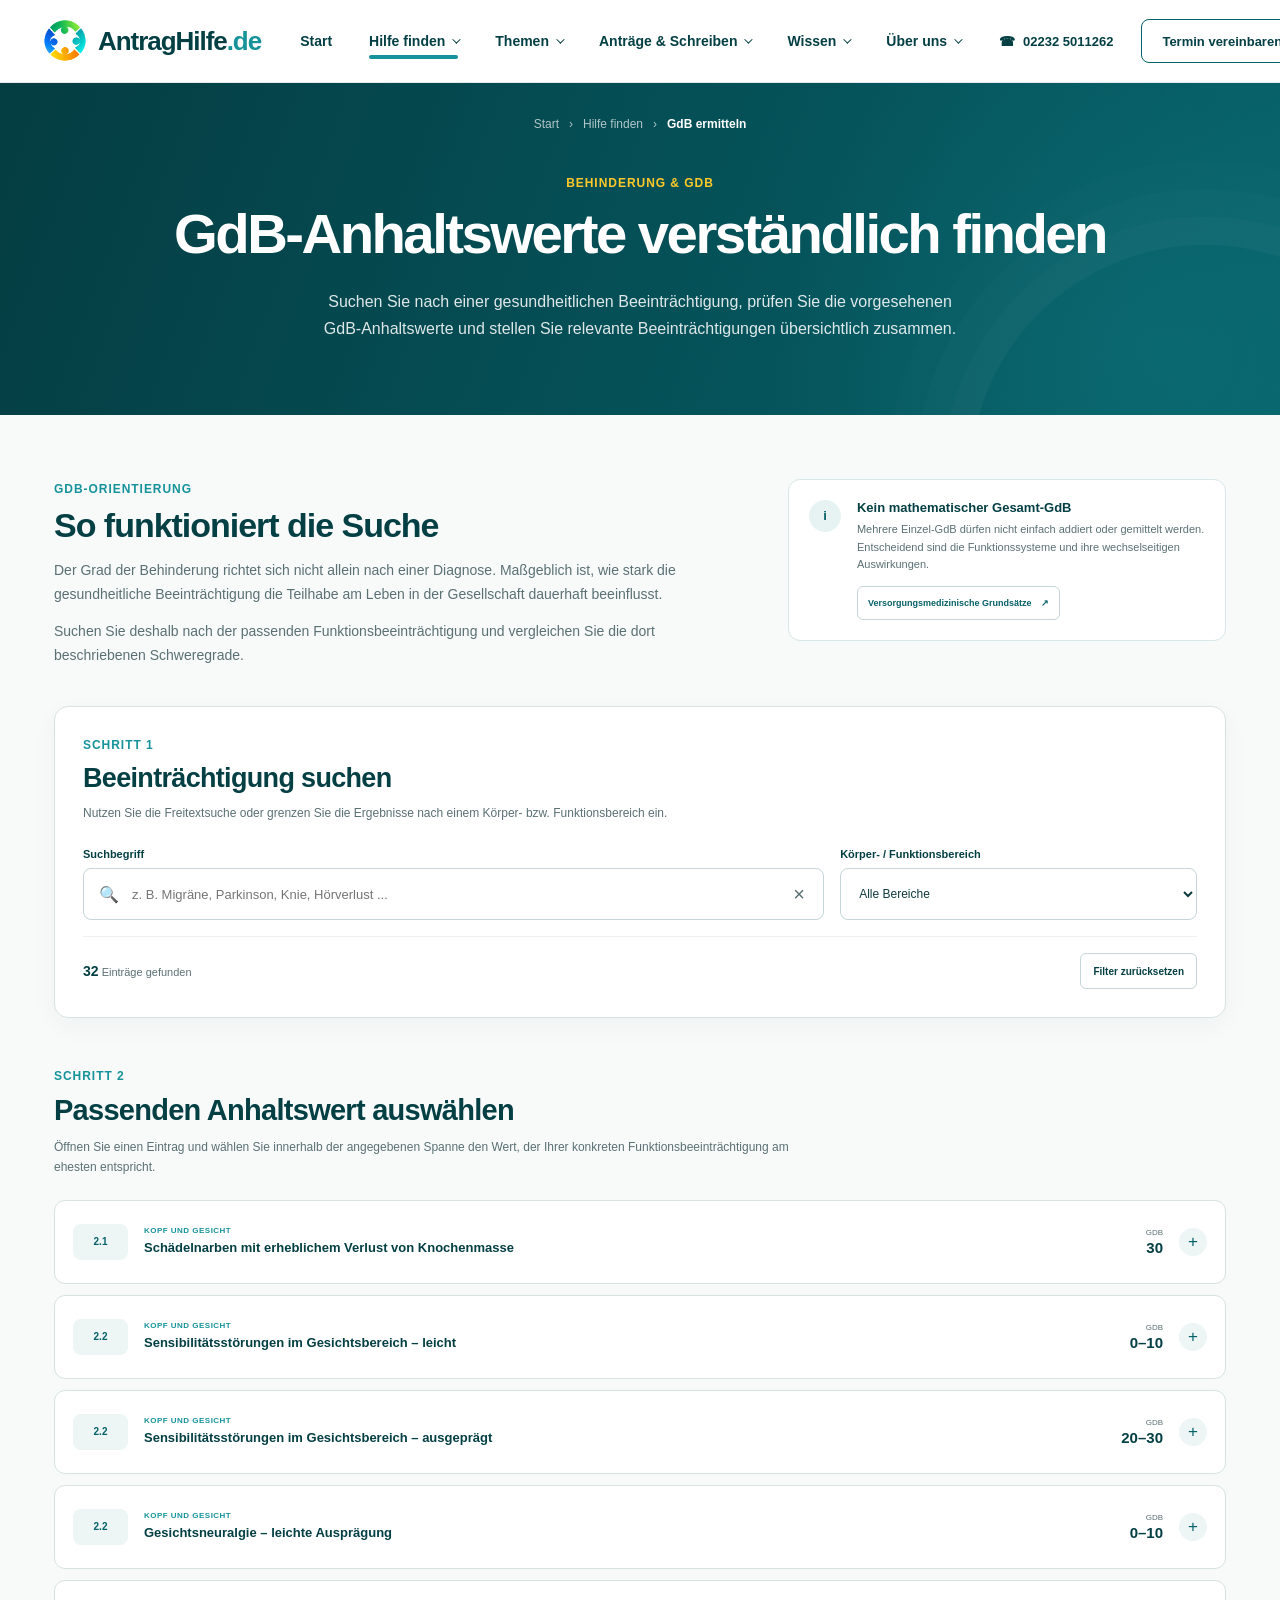
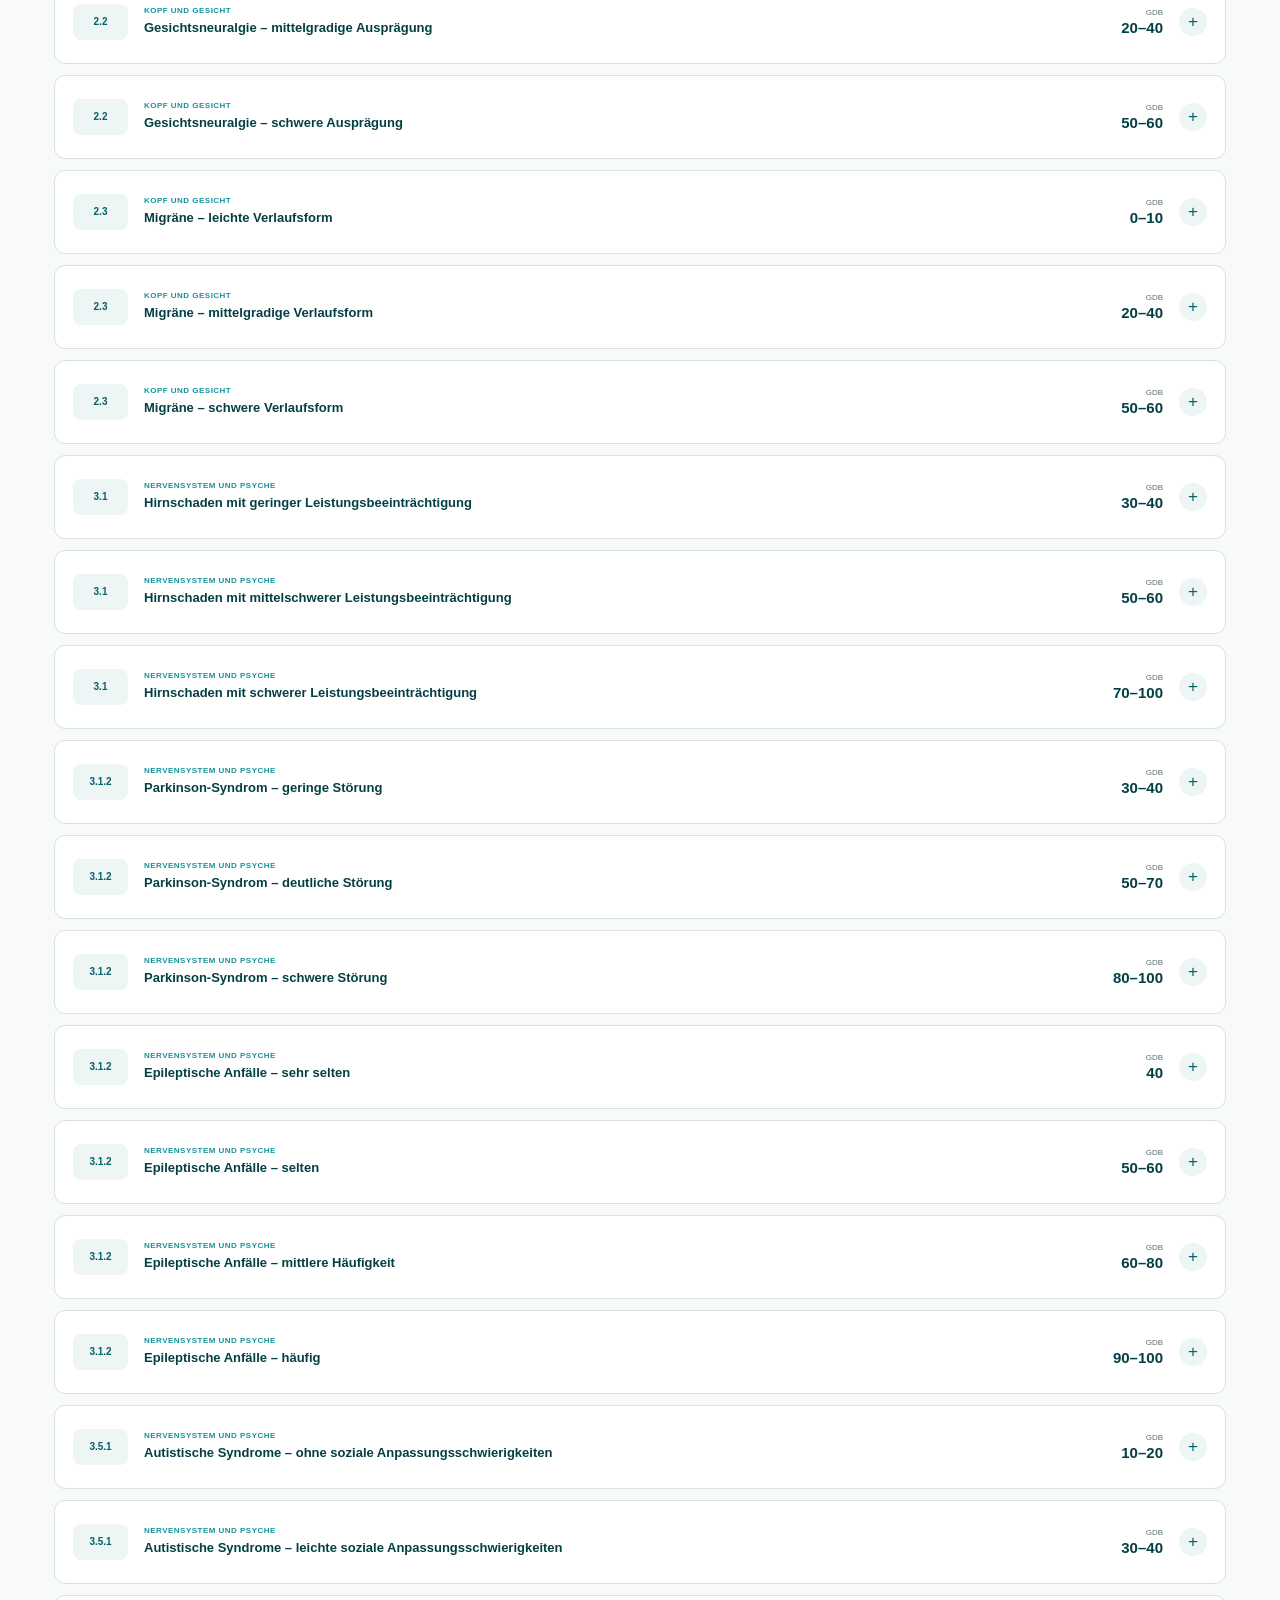
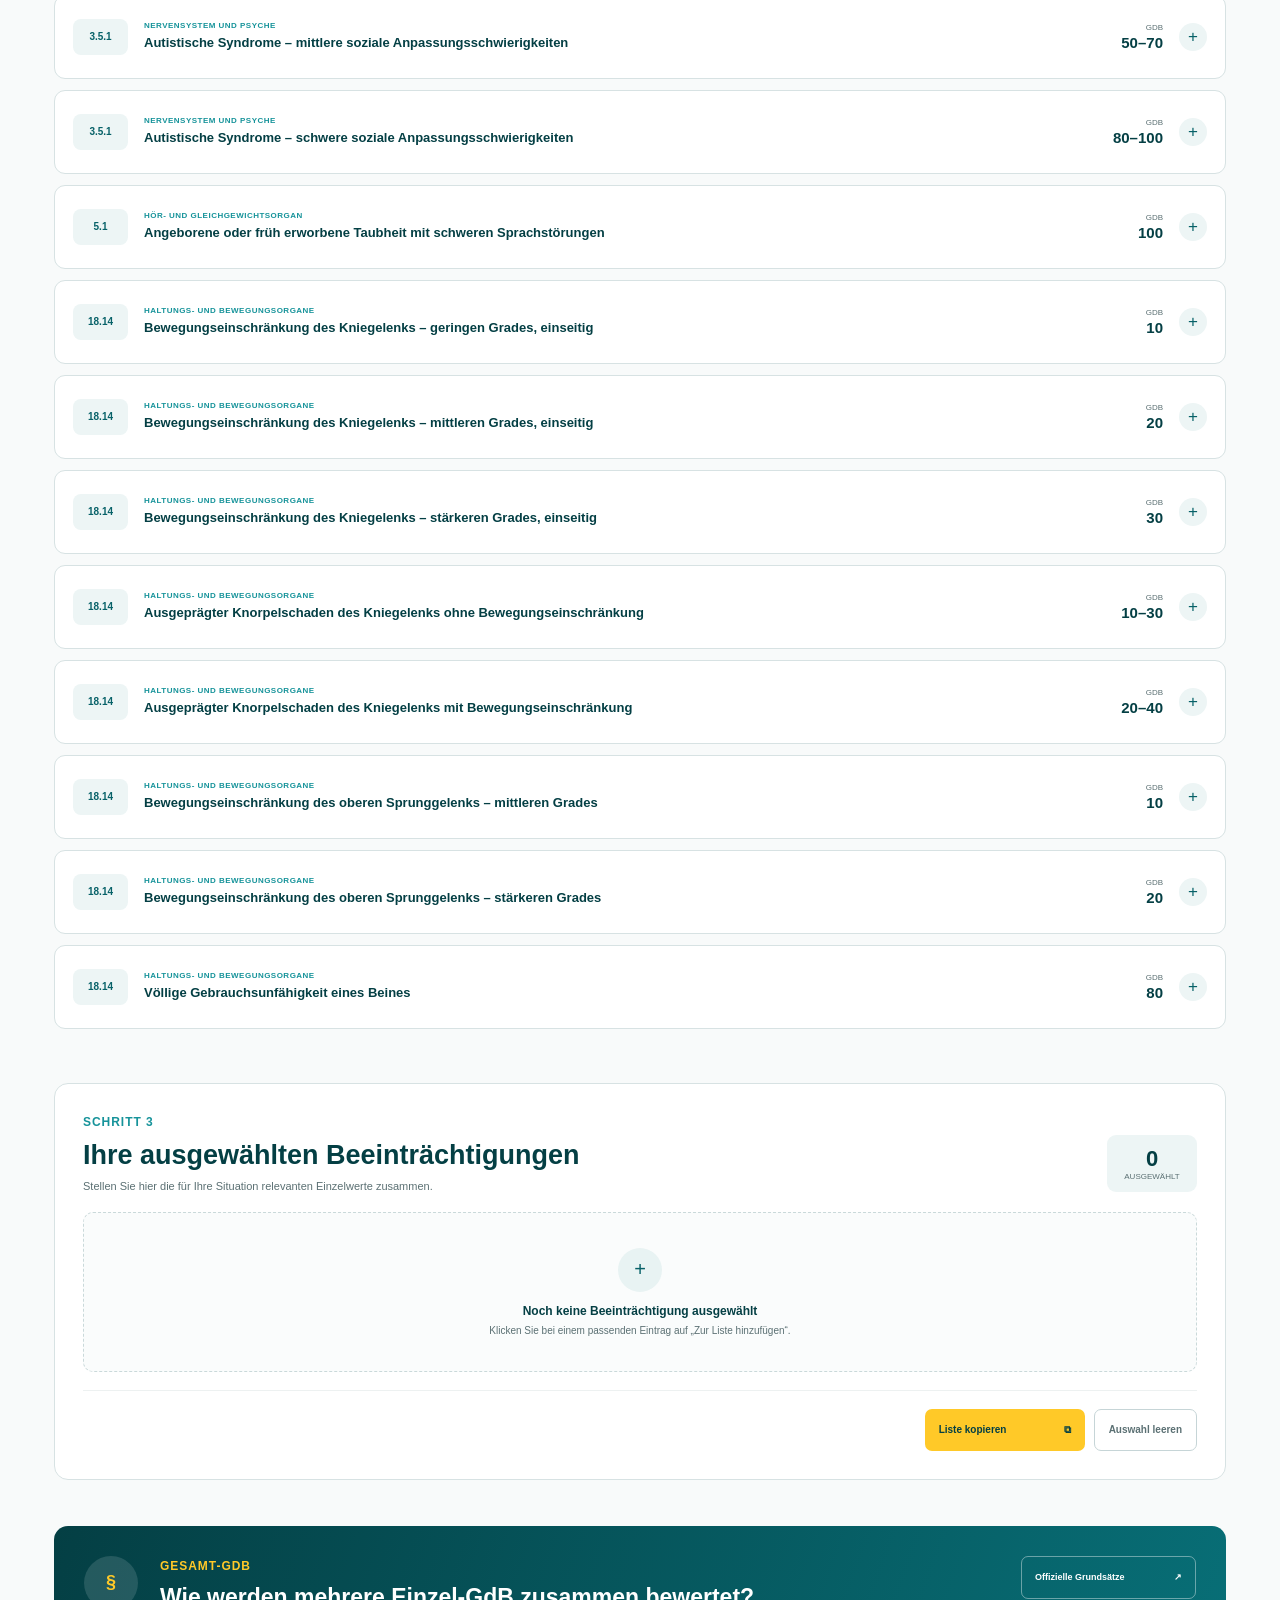
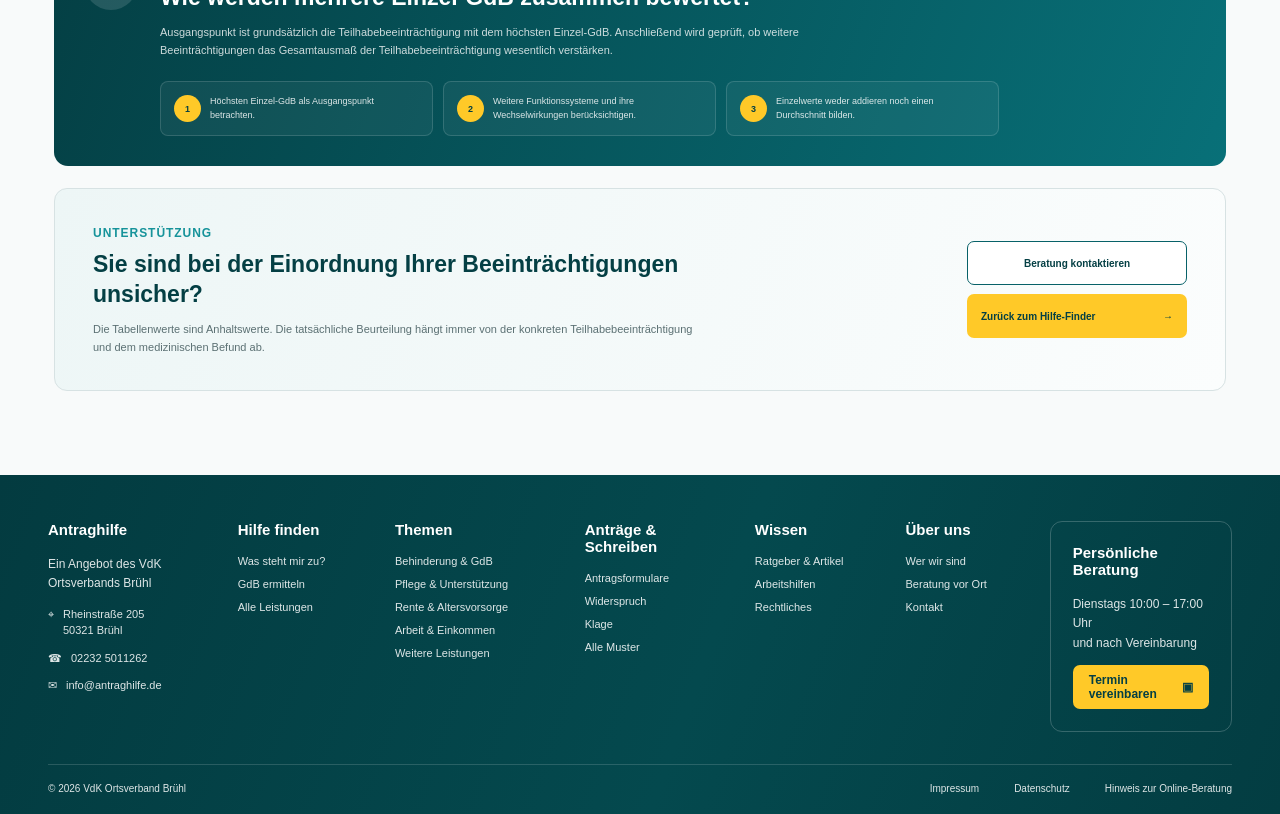
<file: gdb-rechner.html>
<!DOCTYPE html>
<html lang="de">

<head>

    <meta charset="UTF-8">

    <meta
        name="viewport"
        content="width=device-width, initial-scale=1.0"
    >

    <title>
        GdB ermitteln | AntragHilfe.de
    </title>

    <meta
        name="description"
        content="GdB-Anhaltswerte nach den Versorgungsmedizinischen Grundsätzen suchen und gesundheitliche Beeinträchtigungen zusammenstellen."
    >

    <link
        rel="icon"
        type="image/png"
        href="/pictures/AntragLogo.png"
    >

    <link
        rel="apple-touch-icon"
        href="/pictures/AntragLogo.png"
    >

    <link
        rel="stylesheet"
        href="style.css"
    >

</head>


<body>


<!-- =========================================================
     HEADER
========================================================= -->

<header class="site-header">

    <nav class="navbar">

        <a
            href="index.html"
            class="brand"
        >

            <div class="brand-logo-wrap">

                <img
                    src="/pictures/AntragLogo.png"
                    alt="AntragHilfe.de Logo"
                    class="brand-logo"
                >

            </div>


            <div class="brand-name">

                <span class="brand-main">
                    AntragHilfe
                </span>

                <span class="brand-de">
                    .de
                </span>

            </div>

        </a>


        <div class="nav-links">

            <a
                href="index.html"
                class="nav-link"
            >
                Start
            </a>

            <a
                href="index.html#hilfe"
                class="nav-link current"
            >
                Hilfe finden
                <span class="nav-chevron"></span>
            </a>

            <a
                href="index.html#themen"
                class="nav-link"
            >
                Themen
                <span class="nav-chevron"></span>
            </a>

            <a
                href="index.html#antraege"
                class="nav-link"
            >
                Anträge &amp; Schreiben
                <span class="nav-chevron"></span>
            </a>

            <a
                href="index.html#wissen"
                class="nav-link"
            >
                Wissen
                <span class="nav-chevron"></span>
            </a>

            <a
                href="index.html#ueber-uns"
                class="nav-link"
            >
                Über uns
                <span class="nav-chevron"></span>
            </a>

        </div>


        <a
            href="tel:022325011262"
            class="nav-phone"
        >
            <span>☎</span>
            02232 5011262
        </a>


        <a
            href="kontakt.html#termin"
            class="nav-cta"
        >
            Termin vereinbaren
            <span>▣</span>
        </a>


        <button
            class="menu-button"
            type="button"
            aria-label="Navigation öffnen"
        >
            ☰
        </button>

    </nav>

</header>



<!-- =========================================================
     HERO
========================================================= -->

<section class="page-hero">

    <div class="page-hero-inner">

        <nav
            class="breadcrumb"
            aria-label="Brotkrümelnavigation"
        >

            <a href="index.html">
                Start
            </a>

            <span>›</span>

            <a href="index.html#hilfe">
                Hilfe finden
            </a>

            <span>›</span>

            <span aria-current="page">
                GdB ermitteln
            </span>

        </nav>


        <div class="page-hero-content">

            <span class="page-eyebrow">
                Behinderung &amp; GdB
            </span>


            <h1>
                GdB-Anhaltswerte
                verständlich finden
            </h1>


            <p>
                Suchen Sie nach einer gesundheitlichen
                Beeinträchtigung, prüfen Sie die vorgesehenen
                GdB-Anhaltswerte und stellen Sie relevante
                Beeinträchtigungen übersichtlich zusammen.
            </p>

        </div>

    </div>

</section>



<!-- =========================================================
     MAIN
========================================================= -->

<main class="gdbc-page">

    <div class="gdbc-inner">


        <!-- =====================================================
             INTRO
        ====================================================== -->

        <section class="gdbc-intro">

            <div>

                <span class="section-eyebrow">
                    GdB-Orientierung
                </span>

                <h2>
                    So funktioniert die Suche
                </h2>

                <p>
                    Der Grad der Behinderung richtet sich nicht
                    allein nach einer Diagnose. Maßgeblich ist,
                    wie stark die gesundheitliche Beeinträchtigung
                    die Teilhabe am Leben in der Gesellschaft
                    dauerhaft beeinflusst.
                </p>

                <p>
                    Suchen Sie deshalb nach der passenden
                    Funktionsbeeinträchtigung und vergleichen
                    Sie die dort beschriebenen Schweregrade.
                </p>

            </div>


            <aside class="gdbc-notice">

                <div class="gdbc-notice-icon">
                    i
                </div>

                <div>

                    <strong>
                        Kein mathematischer Gesamt-GdB
                    </strong>

                    <p>
                        Mehrere Einzel-GdB dürfen nicht einfach
                        addiert oder gemittelt werden. Entscheidend
                        sind die Funktionssysteme und ihre
                        wechselseitigen Auswirkungen.
                    </p>

                    <a
                        href="https://www.gesetze-im-internet.de/versmedv/anlage.html"
                        target="_blank"
                        rel="noopener noreferrer"
                    >
                        Versorgungsmedizinische Grundsätze
                        <span>↗</span>
                    </a>

                </div>

            </aside>

        </section>



        <!-- =====================================================
             SEARCH TOOL
        ====================================================== -->

        <section class="gdbc-search-panel">

            <div class="gdbc-search-heading">

                <span class="section-eyebrow">
                    Schritt 1
                </span>

                <h2>
                    Beeinträchtigung suchen
                </h2>

                <p>
                    Nutzen Sie die Freitextsuche oder grenzen
                    Sie die Ergebnisse nach einem Körper- bzw.
                    Funktionsbereich ein.
                </p>

            </div>


            <div class="gdbc-search-controls">


                <div class="gdbc-search-field">

                    <label for="gdb-search">
                        Suchbegriff
                    </label>


                    <div class="gdbc-search-input-wrap">

                        <span>
                            🔍
                        </span>

                        <input
                            type="search"
                            id="gdb-search"
                            placeholder="z. B. Migräne, Parkinson, Knie, Hörverlust ..."
                            autocomplete="off"
                        >

                        <button
                            type="button"
                            id="gdb-search-clear"
                            aria-label="Suche löschen"
                        >
                            ×
                        </button>

                    </div>

                </div>



                <div class="gdbc-filter-field">

                    <label for="gdb-category">
                        Körper- / Funktionsbereich
                    </label>

                    <select id="gdb-category">

                        <option value="">
                            Alle Bereiche
                        </option>

                        <option value="2">
                            Kopf und Gesicht
                        </option>

                        <option value="3">
                            Nervensystem und Psyche
                        </option>

                        <option value="4">
                            Sehorgan
                        </option>

                        <option value="5">
                            Hör- und Gleichgewichtsorgan
                        </option>

                        <option value="6">
                            Nase
                        </option>

                        <option value="7">
                            Mundhöhle, Rachenraum und obere Luftwege
                        </option>

                        <option value="8">
                            Brustkorb, Atemwege und Lungen
                        </option>

                        <option value="9">
                            Herz und Kreislauf
                        </option>

                        <option value="10">
                            Verdauungsorgane
                        </option>

                        <option value="11">
                            Brüche / Hernien
                        </option>

                        <option value="12">
                            Harnorgane
                        </option>

                        <option value="13">
                            Männliche Geschlechtsorgane
                        </option>

                        <option value="14">
                            Weibliche Geschlechtsorgane
                        </option>

                        <option value="15">
                            Stoffwechsel / innere Sekretion
                        </option>

                        <option value="16">
                            Blut / Immunsystem
                        </option>

                        <option value="17">
                            Haut
                        </option>

                        <option value="18">
                            Haltungs- und Bewegungsorgane
                        </option>

                    </select>

                </div>

            </div>


            <div class="gdbc-search-status">

                <p>
                    <strong id="gdb-result-count">
                        0
                    </strong>
                    Einträge gefunden
                </p>


                <button
                    type="button"
                    id="gdb-reset-filter"
                    class="gdbc-reset-filter"
                >
                    Filter zurücksetzen
                </button>

            </div>

        </section>



        <!-- =====================================================
             RESULTS
        ====================================================== -->

        <section class="gdbc-results-section">

            <div class="gdbc-results-heading">

                <span class="section-eyebrow">
                    Schritt 2
                </span>

                <h2>
                    Passenden Anhaltswert auswählen
                </h2>

                <p>
                    Öffnen Sie einen Eintrag und wählen Sie
                    innerhalb der angegebenen Spanne den Wert,
                    der Ihrer konkreten Funktionsbeeinträchtigung
                    am ehesten entspricht.
                </p>

            </div>


            <div
                class="gdbc-results"
                id="gdb-results"
            ></div>


            <div
                class="gdbc-no-results"
                id="gdb-no-results"
                hidden
            >

                <div>
                    🔍
                </div>

                <h3>
                    Keine passenden Einträge gefunden
                </h3>

                <p>
                    Versuchen Sie einen allgemeineren Begriff
                    oder wählen Sie einen anderen Bereich.
                </p>

                <button
                    type="button"
                    id="gdb-no-results-reset"
                >
                    Suche zurücksetzen
                </button>

            </div>

        </section>



        <!-- =====================================================
             SELECTED ITEMS
        ====================================================== -->

        <section class="gdbc-selection-section">

            <div class="gdbc-selection-heading">

                <div>

                    <span class="section-eyebrow">
                        Schritt 3
                    </span>

                    <h2>
                        Ihre ausgewählten Beeinträchtigungen
                    </h2>

                    <p>
                        Stellen Sie hier die für Ihre Situation
                        relevanten Einzelwerte zusammen.
                    </p>

                </div>


                <div class="gdbc-selection-counter">

                    <strong id="gdb-selected-count">
                        0
                    </strong>

                    <span>
                        ausgewählt
                    </span>

                </div>

            </div>



            <div
                class="gdbc-empty-selection"
                id="gdb-empty-selection"
            >

                <div class="gdbc-empty-icon">
                    +
                </div>

                <strong>
                    Noch keine Beeinträchtigung ausgewählt
                </strong>

                <p>
                    Klicken Sie bei einem passenden Eintrag auf
                    „Zur Liste hinzufügen“.
                </p>

            </div>



            <div
                class="gdbc-selected-list"
                id="gdb-selected-list"
            ></div>



            <div
                class="gdbc-selection-actions"
                id="gdb-selection-actions"
                hidden
            >

                <button
                    type="button"
                    class="gdbc-copy-button"
                    id="gdb-copy"
                >
                    <span>
                        Liste kopieren
                    </span>

                    <span>
                        ⧉
                    </span>
                </button>


                <button
                    type="button"
                    class="gdbc-delete-all-button"
                    id="gdb-delete-all"
                >
                    Auswahl leeren
                </button>

            </div>

        </section>



        <!-- =====================================================
             GESAMT-GDB EXPLANATION
        ====================================================== -->

        <section class="gdbc-total-explanation">

            <div class="gdbc-total-icon">
                §
            </div>


            <div class="gdbc-total-content">

                <span class="section-eyebrow">
                    Gesamt-GdB
                </span>

                <h2>
                    Wie werden mehrere Einzel-GdB zusammen bewertet?
                </h2>


                <p>
                    Ausgangspunkt ist grundsätzlich die
                    Teilhabebeeinträchtigung mit dem höchsten
                    Einzel-GdB. Anschließend wird geprüft,
                    ob weitere Beeinträchtigungen das Gesamtausmaß
                    der Teilhabebeeinträchtigung wesentlich verstärken.
                </p>


                <div class="gdbc-total-rules">

                    <div>

                        <span>1</span>

                        <p>
                            Höchsten Einzel-GdB als
                            Ausgangspunkt betrachten.
                        </p>

                    </div>


                    <div>

                        <span>2</span>

                        <p>
                            Weitere Funktionssysteme und ihre
                            Wechselwirkungen berücksichtigen.
                        </p>

                    </div>


                    <div>

                        <span>3</span>

                        <p>
                            Einzelwerte weder addieren
                            noch einen Durchschnitt bilden.
                        </p>

                    </div>

                </div>

            </div>


            <a
                href="https://www.gesetze-im-internet.de/versmedv/anlage.html"
                target="_blank"
                rel="noopener noreferrer"
                class="gdbc-total-law"
            >
                Offizielle Grundsätze
                <span>↗</span>
            </a>

        </section>



        <!-- =====================================================
             CTA
        ====================================================== -->

        <section class="gdbc-help">

            <div>

                <span class="section-eyebrow">
                    Unterstützung
                </span>

                <h2>
                    Sie sind bei der Einordnung
                    Ihrer Beeinträchtigungen unsicher?
                </h2>

                <p>
                    Die Tabellenwerte sind Anhaltswerte.
                    Die tatsächliche Beurteilung hängt immer
                    von der konkreten Teilhabebeeinträchtigung
                    und dem medizinischen Befund ab.
                </p>

            </div>


            <div class="gdbc-help-actions">

                <a
                    href="kontakt.html"
                    class="gdbc-help-secondary"
                >
                    Beratung kontaktieren
                </a>


                <a
                    href="index.html#hilfe"
                    class="gdbc-help-primary"
                >
                    Zurück zum Hilfe-Finder
                    <span>→</span>
                </a>

            </div>

        </section>

    </div>

</main>



<!-- =========================================================
     FOOTER
========================================================= -->

<footer class="site-footer">

    <div class="footer-inner">

        <div class="footer-grid">


            <div class="footer-column">

                <h3>
                    Antraghilfe
                </h3>

                <p class="footer-description">
                    Ein Angebot des VdK
                    <br>
                    Ortsverbands Brühl
                </p>


                <div class="footer-contact-list">

                    <div class="footer-contact-item">

                        <span>⌖</span>

                        <span>
                            Rheinstraße 205
                            <br>
                            50321 Brühl
                        </span>

                    </div>


                    <a
                        href="tel:022325011262"
                        class="footer-contact-item"
                    >
                        <span>☎</span>
                        <span>02232 5011262</span>
                    </a>


                    <a
                        href="mailto:info@antraghilfe.de"
                        class="footer-contact-item"
                    >
                        <span>✉</span>
                        <span>info@antraghilfe.de</span>
                    </a>

                </div>

            </div>



            <div class="footer-column">

                <h3>
                    Hilfe finden
                </h3>

                <nav class="footer-links">

                    <a href="index.html#hilfe">
                        Was steht mir zu?
                    </a>

                    <a href="gdb-rechner.html">
                        GdB ermitteln
                    </a>

                    <a href="sozialleistungen.html">
                        Alle Leistungen
                    </a>

                </nav>

            </div>



            <div class="footer-column">

                <h3>
                    Themen
                </h3>

                <nav class="footer-links">

                    <a href="merkzeichen.html">
                        Behinderung &amp; GdB
                    </a>

                    <a href="pflegegrad-ermittlung.html">
                        Pflege &amp; Unterstützung
                    </a>

                    <a href="#">
                        Rente &amp; Altersvorsorge
                    </a>

                    <a href="#">
                        Arbeit &amp; Einkommen
                    </a>

                    <a href="#">
                        Weitere Leistungen
                    </a>

                </nav>

            </div>



            <div class="footer-column">

                <h3>
                    Anträge &amp; Schreiben
                </h3>

                <nav class="footer-links">

                    <a href="#">
                        Antragsformulare
                    </a>

                    <a href="#">
                        Widerspruch
                    </a>

                    <a href="#">
                        Klage
                    </a>

                    <a href="#">
                        Alle Muster
                    </a>

                </nav>

            </div>



            <div class="footer-column">

                <h3>
                    Wissen
                </h3>

                <nav class="footer-links">

                    <a href="#">
                        Ratgeber &amp; Artikel
                    </a>

                    <a href="#">
                        Arbeitshilfen
                    </a>

                    <a href="#">
                        Rechtliches
                    </a>

                </nav>

            </div>



            <div class="footer-column">

                <h3>
                    Über uns
                </h3>

                <nav class="footer-links">

                    <a href="#">
                        Wer wir sind
                    </a>

                    <a href="#">
                        Beratung vor Ort
                    </a>

                    <a href="kontakt.html">
                        Kontakt
                    </a>

                </nav>

            </div>



            <div class="footer-consultation">

                <h3>
                    Persönliche Beratung
                </h3>

                <p>
                    Dienstags 10:00 – 17:00 Uhr
                    <br>
                    und nach Vereinbarung
                </p>


                <a
                    href="kontakt.html#termin"
                    class="footer-consultation-button"
                >

                    <span>
                        Termin vereinbaren
                    </span>

                    <span>
                        ▣
                    </span>

                </a>

            </div>

        </div>


        <div class="footer-bottom">

            <div>
                © 2026 VdK Ortsverband Brühl
            </div>


            <nav class="footer-legal">

                <a href="#">
                    Impressum
                </a>

                <a href="#">
                    Datenschutz
                </a>

                <a href="#">
                    Hinweis zur Online-Beratung
                </a>

            </nav>

        </div>

    </div>

</footer>



<!-- =========================================================
     GDB DATA + LOGIC
========================================================= -->

<script>

/*
    ==========================================================
    GDB DATA
    ==========================================================

    Diese Werte dienen als strukturierter Startdatensatz.
    Grundlage: Teil B der Anlage zur VersMedV.

    Für die endgültige Produktivversion sollte dieser Datensatz
    um sämtliche Einträge aus Teil B ergänzt werden.
*/

const GDB_DATA = [

    {
        id: "2-1-schaedelnarbe",
        category: "2",
        section: "2.1",
        categoryName: "Kopf und Gesicht",
        title: "Schädelnarben mit erheblichem Verlust von Knochenmasse",
        description:
            "Ohne Funktionsstörung des Gehirns, einschließlich entstellender Wirkung.",
        min: 30,
        max: 30
    },

    {
        id: "2-2-sensibilitaet-leicht",
        category: "2",
        section: "2.2",
        categoryName: "Kopf und Gesicht",
        title: "Sensibilitätsstörungen im Gesichtsbereich – leicht",
        description:
            "Leichte Sensibilitätsstörung im Gesichtsbereich.",
        min: 0,
        max: 10
    },

    {
        id: "2-2-sensibilitaet-ausgepraegt",
        category: "2",
        section: "2.2",
        categoryName: "Kopf und Gesicht",
        title: "Sensibilitätsstörungen im Gesichtsbereich – ausgeprägt",
        description:
            "Ausgeprägte Störung unter Einschluss des oralen Bereichs.",
        min: 20,
        max: 30
    },

    {
        id: "2-2-neuralgie-leicht",
        category: "2",
        section: "2.2",
        categoryName: "Kopf und Gesicht",
        title: "Gesichtsneuralgie – leichte Ausprägung",
        description:
            "Seltene, leichte Schmerzen.",
        min: 0,
        max: 10
    },

    {
        id: "2-2-neuralgie-mittel",
        category: "2",
        section: "2.2",
        categoryName: "Kopf und Gesicht",
        title: "Gesichtsneuralgie – mittelgradige Ausprägung",
        description:
            "Häufigere leichte bis mittelgradige Schmerzen, schon durch geringe Reize auslösbar.",
        min: 20,
        max: 40
    },

    {
        id: "2-2-neuralgie-schwer",
        category: "2",
        section: "2.2",
        categoryName: "Kopf und Gesicht",
        title: "Gesichtsneuralgie – schwere Ausprägung",
        description:
            "Häufige, mehrmals monatlich auftretende starke Schmerzen oder Schmerzattacken.",
        min: 50,
        max: 60
    },

    {
        id: "2-3-migraene-leicht",
        category: "2",
        section: "2.3",
        categoryName: "Kopf und Gesicht",
        title: "Migräne – leichte Verlaufsform",
        description:
            "Anfälle durchschnittlich etwa einmal monatlich.",
        min: 0,
        max: 10
    },

    {
        id: "2-3-migraene-mittel",
        category: "2",
        section: "2.3",
        categoryName: "Kopf und Gesicht",
        title: "Migräne – mittelgradige Verlaufsform",
        description:
            "Häufigere Anfälle, jeweils einen oder mehrere Tage anhaltend.",
        min: 20,
        max: 40
    },

    {
        id: "2-3-migraene-schwer",
        category: "2",
        section: "2.3",
        categoryName: "Kopf und Gesicht",
        title: "Migräne – schwere Verlaufsform",
        description:
            "Lang andauernde Anfälle mit stark ausgeprägten Begleiterscheinungen und nur kurzen Anfallspausen.",
        min: 50,
        max: 60
    },

    {
        id: "3-1-hirnschaden-gering",
        category: "3",
        section: "3.1",
        categoryName: "Nervensystem und Psyche",
        title: "Hirnschaden mit geringer Leistungsbeeinträchtigung",
        description:
            "Geringe Auswirkungen der bleibenden Hirnschädigung.",
        min: 30,
        max: 40
    },

    {
        id: "3-1-hirnschaden-mittel",
        category: "3",
        section: "3.1",
        categoryName: "Nervensystem und Psyche",
        title: "Hirnschaden mit mittelschwerer Leistungsbeeinträchtigung",
        description:
            "Mittelschwere Auswirkungen der bleibenden Hirnschädigung.",
        min: 50,
        max: 60
    },

    {
        id: "3-1-hirnschaden-schwer",
        category: "3",
        section: "3.1",
        categoryName: "Nervensystem und Psyche",
        title: "Hirnschaden mit schwerer Leistungsbeeinträchtigung",
        description:
            "Schwere Auswirkungen der bleibenden Hirnschädigung.",
        min: 70,
        max: 100
    },

    {
        id: "3-parkinson-gering",
        category: "3",
        section: "3.1.2",
        categoryName: "Nervensystem und Psyche",
        title: "Parkinson-Syndrom – geringe Störung",
        description:
            "Geringe Störung der Bewegungsabläufe, keine Gleichgewichtsstörung, geringe Verlangsamung.",
        min: 30,
        max: 40
    },

    {
        id: "3-parkinson-deutlich",
        category: "3",
        section: "3.1.2",
        categoryName: "Nervensystem und Psyche",
        title: "Parkinson-Syndrom – deutliche Störung",
        description:
            "Deutliche Bewegungsstörung mit Gleichgewichtsstörungen, Unsicherheit und stärkerer Verlangsamung.",
        min: 50,
        max: 70
    },

    {
        id: "3-parkinson-schwer",
        category: "3",
        section: "3.1.2",
        categoryName: "Nervensystem und Psyche",
        title: "Parkinson-Syndrom – schwere Störung",
        description:
            "Schwere Störung der Bewegungsabläufe bis hin zur Immobilität.",
        min: 80,
        max: 100
    },

    {
        id: "3-epilepsie-sehr-selten",
        category: "3",
        section: "3.1.2",
        categoryName: "Nervensystem und Psyche",
        title: "Epileptische Anfälle – sehr selten",
        description:
            "Generalisierte oder komplex-fokale Anfälle mit Pausen von mehr als einem Jahr.",
        min: 40,
        max: 40
    },

    {
        id: "3-epilepsie-selten",
        category: "3",
        section: "3.1.2",
        categoryName: "Nervensystem und Psyche",
        title: "Epileptische Anfälle – selten",
        description:
            "Anfälle mit Pausen von mehreren Monaten.",
        min: 50,
        max: 60
    },

    {
        id: "3-epilepsie-mittel",
        category: "3",
        section: "3.1.2",
        categoryName: "Nervensystem und Psyche",
        title: "Epileptische Anfälle – mittlere Häufigkeit",
        description:
            "Anfälle mit Pausen von mehreren Wochen.",
        min: 60,
        max: 80
    },

    {
        id: "3-epilepsie-haeufig",
        category: "3",
        section: "3.1.2",
        categoryName: "Nervensystem und Psyche",
        title: "Epileptische Anfälle – häufig",
        description:
            "Wöchentliche Anfälle oder Serien generalisierter beziehungsweise multifokaler Anfälle.",
        min: 90,
        max: 100
    },

    {
        id: "3-autismus-ohne-anpassung",
        category: "3",
        section: "3.5.1",
        categoryName: "Nervensystem und Psyche",
        title: "Autistische Syndrome – ohne soziale Anpassungsschwierigkeiten",
        description:
            "Autistisches Syndrom ohne soziale Anpassungsschwierigkeiten.",
        min: 10,
        max: 20
    },

    {
        id: "3-autismus-leicht",
        category: "3",
        section: "3.5.1",
        categoryName: "Nervensystem und Psyche",
        title: "Autistische Syndrome – leichte soziale Anpassungsschwierigkeiten",
        description:
            "Leichte soziale Anpassungsschwierigkeiten.",
        min: 30,
        max: 40
    },

    {
        id: "3-autismus-mittel",
        category: "3",
        section: "3.5.1",
        categoryName: "Nervensystem und Psyche",
        title: "Autistische Syndrome – mittlere soziale Anpassungsschwierigkeiten",
        description:
            "Mittlere soziale Anpassungsschwierigkeiten.",
        min: 50,
        max: 70
    },

    {
        id: "3-autismus-schwer",
        category: "3",
        section: "3.5.1",
        categoryName: "Nervensystem und Psyche",
        title: "Autistische Syndrome – schwere soziale Anpassungsschwierigkeiten",
        description:
            "Schwere soziale Anpassungsschwierigkeiten.",
        min: 80,
        max: 100
    },

    {
        id: "5-taubheit-frueh",
        category: "5",
        section: "5.1",
        categoryName: "Hör- und Gleichgewichtsorgan",
        title: "Angeborene oder früh erworbene Taubheit mit schweren Sprachstörungen",
        description:
            "Angeborene oder bis zum siebten Lebensjahr erworbene Taubheit beziehungsweise an Taubheit grenzende Schwerhörigkeit mit schweren Sprachstörungen.",
        min: 100,
        max: 100
    },

    {
        id: "18-knie-gering-einseitig",
        category: "18",
        section: "18.14",
        categoryName: "Haltungs- und Bewegungsorgane",
        title: "Bewegungseinschränkung des Kniegelenks – geringen Grades, einseitig",
        description:
            "Bewegungseinschränkung geringen Grades an einem Knie.",
        min: 10,
        max: 10
    },

    {
        id: "18-knie-mittel-einseitig",
        category: "18",
        section: "18.14",
        categoryName: "Haltungs- und Bewegungsorgane",
        title: "Bewegungseinschränkung des Kniegelenks – mittleren Grades, einseitig",
        description:
            "Bewegungseinschränkung mittleren Grades an einem Knie.",
        min: 20,
        max: 20
    },

    {
        id: "18-knie-stark-einseitig",
        category: "18",
        section: "18.14",
        categoryName: "Haltungs- und Bewegungsorgane",
        title: "Bewegungseinschränkung des Kniegelenks – stärkeren Grades, einseitig",
        description:
            "Bewegungseinschränkung stärkeren Grades an einem Knie.",
        min: 30,
        max: 30
    },

    {
        id: "18-knorpel-ohne",
        category: "18",
        section: "18.14",
        categoryName: "Haltungs- und Bewegungsorgane",
        title: "Ausgeprägter Knorpelschaden des Kniegelenks ohne Bewegungseinschränkung",
        description:
            "Mit anhaltenden Reizerscheinungen, einseitig.",
        min: 10,
        max: 30
    },

    {
        id: "18-knorpel-mit",
        category: "18",
        section: "18.14",
        categoryName: "Haltungs- und Bewegungsorgane",
        title: "Ausgeprägter Knorpelschaden des Kniegelenks mit Bewegungseinschränkung",
        description:
            "Mit anhaltenden Reizerscheinungen und Bewegungseinschränkung.",
        min: 20,
        max: 40
    },

    {
        id: "18-sprunggelenk-mittel",
        category: "18",
        section: "18.14",
        categoryName: "Haltungs- und Bewegungsorgane",
        title: "Bewegungseinschränkung des oberen Sprunggelenks – mittleren Grades",
        description:
            "Bewegungseinschränkung mittleren Grades.",
        min: 10,
        max: 10
    },

    {
        id: "18-sprunggelenk-stark",
        category: "18",
        section: "18.14",
        categoryName: "Haltungs- und Bewegungsorgane",
        title: "Bewegungseinschränkung des oberen Sprunggelenks – stärkeren Grades",
        description:
            "Deutlichere Bewegungseinschränkung des oberen Sprunggelenks.",
        min: 20,
        max: 20
    },

    {
        id: "18-bein-gebrauchsunfaehig",
        category: "18",
        section: "18.14",
        categoryName: "Haltungs- und Bewegungsorgane",
        title: "Völlige Gebrauchsunfähigkeit eines Beines",
        description:
            "Vollständige Gebrauchsunfähigkeit eines Beines.",
        min: 80,
        max: 80
    }

];



/* =========================================================
   STATE
========================================================= */

let selectedItems = [];



/* =========================================================
   ELEMENTS
========================================================= */

const searchInput =
    document.getElementById("gdb-search");

const categorySelect =
    document.getElementById("gdb-category");

const resultsContainer =
    document.getElementById("gdb-results");

const countElement =
    document.getElementById("gdb-result-count");

const noResults =
    document.getElementById("gdb-no-results");

const selectedList =
    document.getElementById("gdb-selected-list");

const emptySelection =
    document.getElementById("gdb-empty-selection");

const selectionActions =
    document.getElementById("gdb-selection-actions");

const selectedCount =
    document.getElementById("gdb-selected-count");



/* =========================================================
   HELPERS
========================================================= */

function normalize(text) {

    return text
        .toLowerCase()
        .normalize("NFD")
        .replace(/[\u0300-\u036f]/g, "");

}



function getPossibleValues(min, max) {

    if (min === max) {
        return [min];
    }


    const values = [];


    let start =
        Math.ceil(min / 10) * 10;


    if (min === 0) {
        values.push(0);
        start = 10;
    }


    for (
        let value = start;
        value <= max;
        value += 10
    ) {

        values.push(value);

    }


    if (!values.includes(max)) {
        values.push(max);
    }


    return [
        ...new Set(values)
    ];

}



/* =========================================================
   FILTER
========================================================= */

function getFilteredData() {

    const search =
        normalize(searchInput.value.trim());

    const category =
        categorySelect.value;


    return GDB_DATA.filter(item => {

        const haystack =
            normalize(
                item.title +
                " " +
                item.description +
                " " +
                item.categoryName +
                " " +
                item.section
            );


        const matchesSearch =
            !search ||
            haystack.includes(search);


        const matchesCategory =
            !category ||
            item.category === category;


        return (
            matchesSearch &&
            matchesCategory
        );

    });

}



/* =========================================================
   RENDER RESULTS
========================================================= */

function renderResults() {

    const data =
        getFilteredData();


    countElement.textContent =
        data.length;


    resultsContainer.innerHTML = "";


    noResults.hidden =
        data.length > 0;


    data.forEach(item => {

        const details =
            document.createElement("details");


        details.className =
            "gdbc-result-card";


        const summary =
            document.createElement("summary");


        summary.innerHTML = `

            <div class="gdbc-result-section">
                ${item.section}
            </div>

            <div class="gdbc-result-main">

                <span>
                    ${item.categoryName}
                </span>

                <strong>
                    ${item.title}
                </strong>

            </div>

            <div class="gdbc-result-value">
                <span>GdB</span>
                <strong>
                    ${
                        item.min === item.max
                            ? item.min
                            : `${item.min}–${item.max}`
                    }
                </strong>
            </div>

            <span class="gdbc-result-toggle">
                +
            </span>

        `;


        const content =
            document.createElement("div");


        content.className =
            "gdbc-result-content";


        const options =
            getPossibleValues(
                item.min,
                item.max
            );


        const optionHtml =
            options.map(value => {

                return `
                    <option value="${value}">
                        GdB ${value}
                    </option>
                `;

            }).join("");


        content.innerHTML = `

            <div class="gdbc-result-description">

                <span class="section-eyebrow">
                    Einordnung
                </span>

                <p>
                    ${item.description}
                </p>

                <small>
                    Die Werte sind Anhaltswerte.
                    Maßgeblich bleibt die konkrete
                    Teilhabebeeinträchtigung im Einzelfall.
                </small>

            </div>


            <div class="gdbc-result-action">

                <label>
                    Einzel-GdB auswählen
                </label>

                <select
                    class="gdbc-value-select"
                    data-id="${item.id}"
                >
                    ${optionHtml}
                </select>


                <button
                    type="button"
                    class="gdbc-add-button"
                    data-id="${item.id}"
                >
                    <span>
                        Zur Liste hinzufügen
                    </span>

                    <span>
                        +
                    </span>
                </button>

            </div>

        `;


        details.append(
            summary,
            content
        );


        resultsContainer.appendChild(
            details
        );

    });



    document
        .querySelectorAll(
            ".gdbc-add-button"
        )
        .forEach(button => {

            button.addEventListener(
                "click",
                () => {

                    addItem(
                        button.dataset.id
                    );

                }
            );

        });

}



/* =========================================================
   ADD ITEM
========================================================= */

function addItem(id) {

    const item =
        GDB_DATA.find(
            entry => entry.id === id
        );


    if (!item) {
        return;
    }


    const select =
        document.querySelector(
            `.gdbc-value-select[data-id="${id}"]`
        );


    const value =
        Number(select.value);


    const existing =
        selectedItems.find(
            entry => entry.id === id
        );


    if (existing) {

        existing.value =
            value;

    } else {

        selectedItems.push({

            ...item,

            value

        });

    }


    renderSelected();

}



/* =========================================================
   SELECTED LIST
========================================================= */

function renderSelected() {

    selectedCount.textContent =
        selectedItems.length;


    selectedList.innerHTML = "";


    emptySelection.hidden =
        selectedItems.length > 0;


    selectionActions.hidden =
        selectedItems.length === 0;


    selectedItems.forEach(
        (item, index) => {


            const card =
                document.createElement("article");


            card.className =
                "gdbc-selected-card";


            card.innerHTML = `

                <div class="gdbc-selected-order">
                    ${index + 1}
                </div>


                <div class="gdbc-selected-content">

                    <span>
                        ${item.categoryName}
                        · ${item.section}
                    </span>

                    <strong>
                        ${item.title}
                    </strong>

                    <small>
                        Tabellenwert:
                        ${
                            item.min === item.max
                                ? item.min
                                : `${item.min}–${item.max}`
                        }
                    </small>

                </div>


                <div class="gdbc-selected-gdb">

                    <label>
                        Einzel-GdB
                    </label>

                    <strong>
                        ${item.value}
                    </strong>

                </div>


                <div class="gdbc-selected-controls">

                    <button
                        type="button"
                        data-move-up="${item.id}"
                        aria-label="Nach oben verschieben"
                    >
                        ↑
                    </button>


                    <button
                        type="button"
                        data-move-down="${item.id}"
                        aria-label="Nach unten verschieben"
                    >
                        ↓
                    </button>


                    <button
                        type="button"
                        class="delete"
                        data-delete="${item.id}"
                        aria-label="Eintrag löschen"
                    >
                        ×
                    </button>

                </div>

            `;


            selectedList.appendChild(
                card
            );

        }
    );



    bindSelectedControls();

}



/* =========================================================
   SELECTED CONTROLS
========================================================= */

function bindSelectedControls() {

    document
        .querySelectorAll(
            "[data-delete]"
        )
        .forEach(button => {

            button.addEventListener(
                "click",
                () => {

                    selectedItems =
                        selectedItems.filter(
                            item =>
                                item.id !==
                                button.dataset.delete
                        );


                    renderSelected();

                }
            );

        });



    document
        .querySelectorAll(
            "[data-move-up]"
        )
        .forEach(button => {

            button.addEventListener(
                "click",
                () => {

                    const index =
                        selectedItems.findIndex(
                            item =>
                                item.id ===
                                button.dataset.moveUp
                        );


                    if (index > 0) {

                        [
                            selectedItems[index - 1],
                            selectedItems[index]
                        ] = [
                            selectedItems[index],
                            selectedItems[index - 1]
                        ];


                        renderSelected();

                    }

                }
            );

        });



    document
        .querySelectorAll(
            "[data-move-down]"
        )
        .forEach(button => {

            button.addEventListener(
                "click",
                () => {

                    const index =
                        selectedItems.findIndex(
                            item =>
                                item.id ===
                                button.dataset.moveDown
                        );


                    if (
                        index >= 0 &&
                        index <
                        selectedItems.length - 1
                    ) {

                        [
                            selectedItems[index],
                            selectedItems[index + 1]
                        ] = [
                            selectedItems[index + 1],
                            selectedItems[index]
                        ];


                        renderSelected();

                    }

                }
            );

        });

}



/* =========================================================
   COPY
========================================================= */

async function copySelection() {

    if (!selectedItems.length) {
        return;
    }


    const text = [

        "Ausgewählte gesundheitliche Beeinträchtigungen:",

        "",

        ...selectedItems.map(
            (item, index) => {

                return (
                    `${index + 1}. ` +
                    `${item.title}\n` +
                    `   Bereich: ${item.categoryName}\n` +
                    `   VersMedV: ${item.section}\n` +
                    `   gewählter Einzel-GdB: ${item.value}`
                );

            }
        ),

        "",

        "Hinweis: Die Einzel-GdB dürfen nicht addiert oder gemittelt werden."

    ].join("\n");


    try {

        await navigator.clipboard.writeText(
            text
        );


        const button =
            document.getElementById(
                "gdb-copy"
            );


        const oldText =
            button.innerHTML;


        button.innerHTML =
            "<span>Kopiert</span><span>✓</span>";


        setTimeout(
            () => {

                button.innerHTML =
                    oldText;

            },
            1800
        );


    } catch (error) {

        alert(
            "Die Liste konnte nicht automatisch kopiert werden."
        );

    }

}



/* =========================================================
   FILTER EVENTS
========================================================= */

searchInput.addEventListener(
    "input",
    renderResults
);


categorySelect.addEventListener(
    "change",
    renderResults
);


document
    .getElementById(
        "gdb-search-clear"
    )
    .addEventListener(
        "click",
        () => {

            searchInput.value = "";

            renderResults();

            searchInput.focus();

        }
    );



function resetFilters() {

    searchInput.value = "";

    categorySelect.value = "";

    renderResults();

}



document
    .getElementById(
        "gdb-reset-filter"
    )
    .addEventListener(
        "click",
        resetFilters
    );


document
    .getElementById(
        "gdb-no-results-reset"
    )
    .addEventListener(
        "click",
        resetFilters
    );



/* =========================================================
   SELECTION EVENTS
========================================================= */

document
    .getElementById(
        "gdb-copy"
    )
    .addEventListener(
        "click",
        copySelection
    );


document
    .getElementById(
        "gdb-delete-all"
    )
    .addEventListener(
        "click",
        () => {

            selectedItems = [];

            renderSelected();

        }
    );



/* =========================================================
   INIT
========================================================= */

renderResults();
renderSelected();

</script>


</body>
</html>
</file>
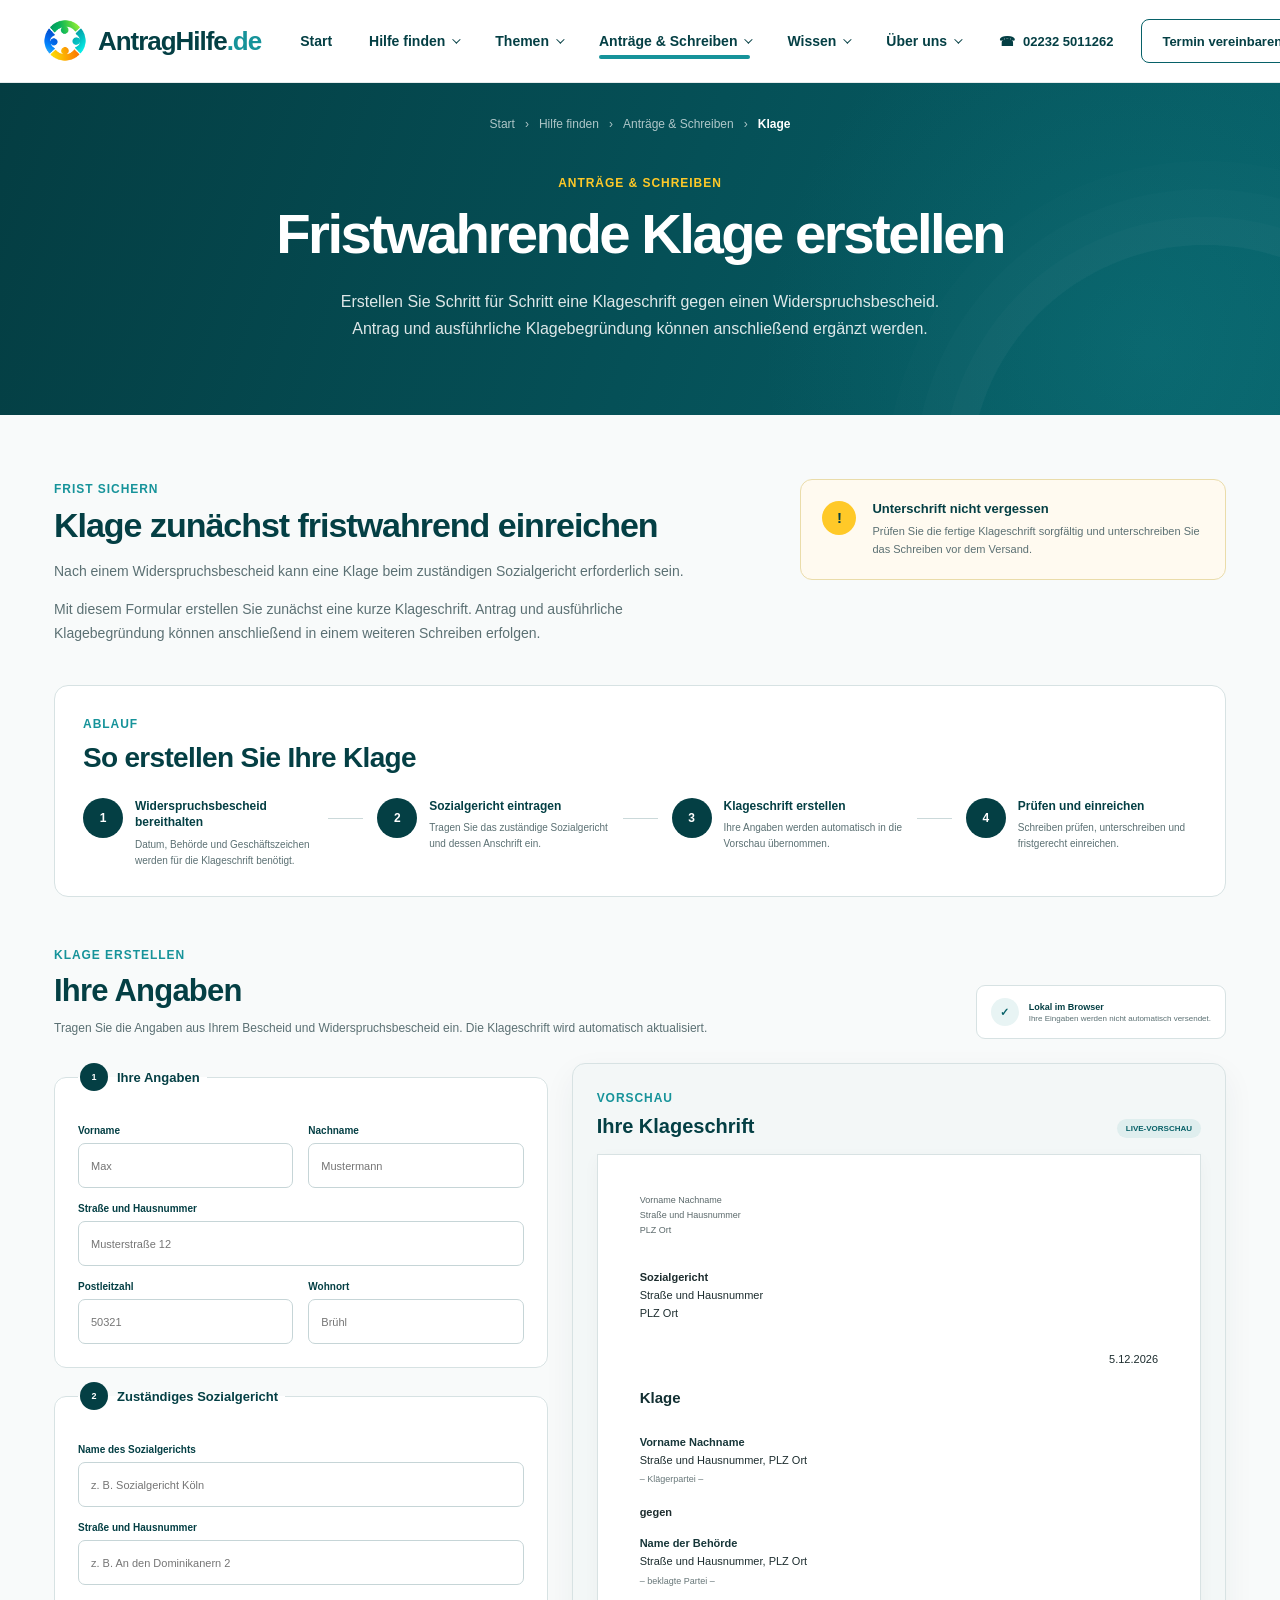
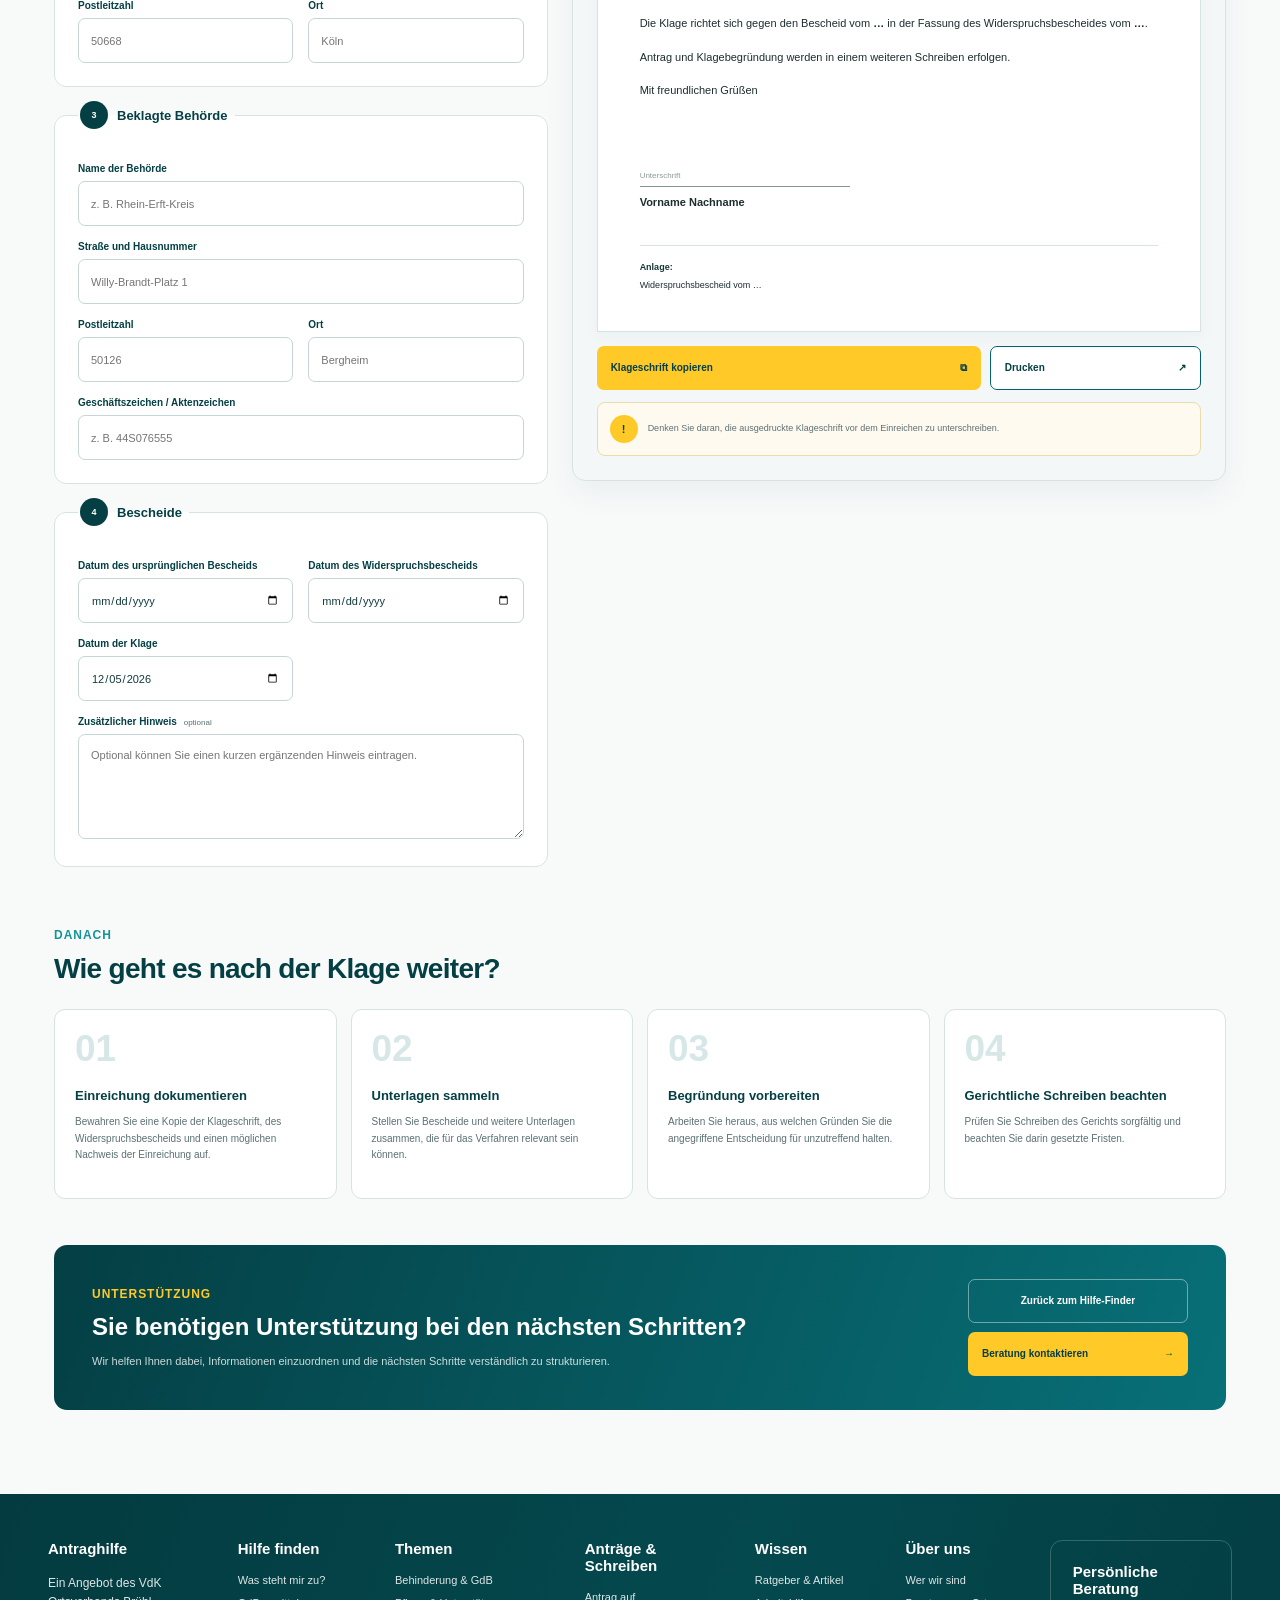
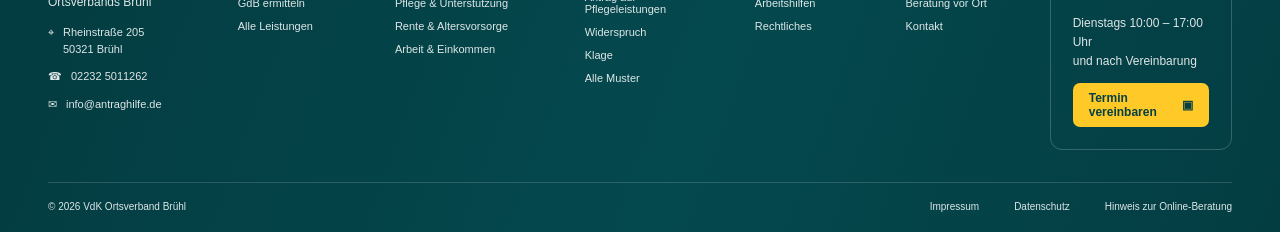
<file: klage.html>
<!DOCTYPE html>
<html lang="de">

<head>

    <meta charset="UTF-8">

    <meta
        name="viewport"
        content="width=device-width, initial-scale=1.0"
    >

    <title>Klage erstellen | AntragHilfe.de</title>

    <meta
        name="description"
        content="Fristwahrende Klage gegen einen Widerspruchsbescheid erstellen und als Musterschreiben übernehmen."
    >

    <link
        rel="icon"
        type="image/png"
        href="/pictures/AntragLogo.png"
    >

    <link
        rel="apple-touch-icon"
        href="/pictures/AntragLogo.png"
    >

    <link
        rel="stylesheet"
        href="style.css"
    >

</head>


<body>


<!-- =========================================================
     HEADER
========================================================= -->

<header class="site-header">

    <nav class="navbar">

        <a
            href="index.html"
            class="brand"
        >

            <div class="brand-logo-wrap">

                <img
                    src="/pictures/AntragLogo.png"
                    alt="AntragHilfe.de Logo"
                    class="brand-logo"
                >

            </div>


            <div class="brand-name">

                <span class="brand-main">
                    AntragHilfe
                </span>

                <span class="brand-de">
                    .de
                </span>

            </div>

        </a>


        <div class="nav-links">

            <a href="index.html" class="nav-link">
                Start
            </a>

            <a href="index.html#hilfe" class="nav-link">
                Hilfe finden
                <span class="nav-chevron"></span>
            </a>

            <a href="index.html#themen" class="nav-link">
                Themen
                <span class="nav-chevron"></span>
            </a>

            <a
                href="index.html#antraege"
                class="nav-link current"
            >
                Anträge &amp; Schreiben
                <span class="nav-chevron"></span>
            </a>

            <a href="index.html#wissen" class="nav-link">
                Wissen
                <span class="nav-chevron"></span>
            </a>

            <a href="index.html#ueber-uns" class="nav-link">
                Über uns
                <span class="nav-chevron"></span>
            </a>

        </div>


        <a
            href="tel:022325011262"
            class="nav-phone"
        >
            <span>☎</span>
            02232 5011262
        </a>


        <a
            href="kontakt.html#termin"
            class="nav-cta"
        >
            Termin vereinbaren
            <span>▣</span>
        </a>


        <button
            class="menu-button"
            type="button"
            aria-label="Navigation öffnen"
        >
            ☰
        </button>

    </nav>

</header>



<!-- =========================================================
     HERO
========================================================= -->

<section class="page-hero">

    <div class="page-hero-inner">

        <nav
            class="breadcrumb"
            aria-label="Brotkrümelnavigation"
        >

            <a href="index.html">
                Start
            </a>

            <span>›</span>

            <a href="index.html#hilfe">
                Hilfe finden
            </a>

            <span>›</span>

            <a href="index.html#antraege">
                Anträge &amp; Schreiben
            </a>

            <span>›</span>

            <span aria-current="page">
                Klage
            </span>

        </nav>


        <div class="page-hero-content">

            <span class="page-eyebrow">
                Anträge &amp; Schreiben
            </span>

            <h1>
                Fristwahrende
                Klage erstellen
            </h1>

            <p>
                Erstellen Sie Schritt für Schritt eine
                Klageschrift gegen einen Widerspruchsbescheid.
                Antrag und ausführliche Klagebegründung
                können anschließend ergänzt werden.
            </p>

        </div>

    </div>

</section>



<!-- =========================================================
     MAIN
========================================================= -->

<main class="kla-page">

    <div class="kla-inner">


        <!-- =====================================================
             INTRO
        ====================================================== -->

        <section class="kla-intro">

            <div class="kla-intro-content">

                <span class="section-eyebrow">
                    Frist sichern
                </span>

                <h2>
                    Klage zunächst fristwahrend einreichen
                </h2>

                <p>
                    Nach einem Widerspruchsbescheid kann eine
                    Klage beim zuständigen Sozialgericht
                    erforderlich sein.
                </p>

                <p>
                    Mit diesem Formular erstellen Sie zunächst
                    eine kurze Klageschrift. Antrag und
                    ausführliche Klagebegründung können
                    anschließend in einem weiteren Schreiben
                    erfolgen.
                </p>

            </div>


            <aside class="kla-warning">

                <div class="kla-warning-icon">
                    !
                </div>

                <div>

                    <strong>
                        Unterschrift nicht vergessen
                    </strong>

                    <p>
                        Prüfen Sie die fertige Klageschrift
                        sorgfältig und unterschreiben Sie das
                        Schreiben vor dem Versand.
                    </p>

                </div>

            </aside>

        </section>



        <!-- =====================================================
             ABLAUF
        ====================================================== -->

        <section class="kla-process">

            <div class="kla-section-heading">

                <span class="section-eyebrow">
                    Ablauf
                </span>

                <h2>
                    So erstellen Sie Ihre Klage
                </h2>

            </div>


            <div class="kla-process-grid">


                <div class="kla-process-step">

                    <span class="kla-process-number">
                        1
                    </span>

                    <div>

                        <strong>
                            Widerspruchsbescheid bereithalten
                        </strong>

                        <p>
                            Datum, Behörde und Geschäftszeichen
                            werden für die Klageschrift benötigt.
                        </p>

                    </div>

                </div>


                <div class="kla-process-line"></div>


                <div class="kla-process-step">

                    <span class="kla-process-number">
                        2
                    </span>

                    <div>

                        <strong>
                            Sozialgericht eintragen
                        </strong>

                        <p>
                            Tragen Sie das zuständige
                            Sozialgericht und dessen Anschrift ein.
                        </p>

                    </div>

                </div>


                <div class="kla-process-line"></div>


                <div class="kla-process-step">

                    <span class="kla-process-number">
                        3
                    </span>

                    <div>

                        <strong>
                            Klageschrift erstellen
                        </strong>

                        <p>
                            Ihre Angaben werden automatisch
                            in die Vorschau übernommen.
                        </p>

                    </div>

                </div>


                <div class="kla-process-line"></div>


                <div class="kla-process-step">

                    <span class="kla-process-number">
                        4
                    </span>

                    <div>

                        <strong>
                            Prüfen und einreichen
                        </strong>

                        <p>
                            Schreiben prüfen, unterschreiben
                            und fristgerecht einreichen.
                        </p>

                    </div>

                </div>

            </div>

        </section>



        <!-- =====================================================
             GENERATOR
        ====================================================== -->

        <section class="kla-generator">


            <div class="kla-generator-head">

                <div>

                    <span class="section-eyebrow">
                        Klage erstellen
                    </span>

                    <h2>
                        Ihre Angaben
                    </h2>

                    <p>
                        Tragen Sie die Angaben aus Ihrem Bescheid
                        und Widerspruchsbescheid ein. Die
                        Klageschrift wird automatisch aktualisiert.
                    </p>

                </div>


                <div class="kla-generator-badge">

                    <span>
                        ✓
                    </span>

                    <div>

                        <strong>
                            Lokal im Browser
                        </strong>

                        <small>
                            Ihre Eingaben werden nicht
                            automatisch versendet.
                        </small>

                    </div>

                </div>

            </div>



            <div class="kla-generator-layout">


                <!-- =============================================
                     FORMULAR
                ============================================== -->

                <form
                    class="kla-form"
                    id="klage-form"
                >


                    <!-- PERSON -->

                    <fieldset class="kla-fieldset">

                        <legend>

                            <span>1</span>

                            Ihre Angaben

                        </legend>


                        <div class="kla-form-grid">


                            <div class="kla-field">

                                <label for="kla-vorname">
                                    Vorname
                                </label>

                                <input
                                    type="text"
                                    id="kla-vorname"
                                    placeholder="Max"
                                    autocomplete="given-name"
                                >

                            </div>


                            <div class="kla-field">

                                <label for="kla-nachname">
                                    Nachname
                                </label>

                                <input
                                    type="text"
                                    id="kla-nachname"
                                    placeholder="Mustermann"
                                    autocomplete="family-name"
                                >

                            </div>


                            <div class="kla-field kla-field-full">

                                <label for="kla-strasse">
                                    Straße und Hausnummer
                                </label>

                                <input
                                    type="text"
                                    id="kla-strasse"
                                    placeholder="Musterstraße 12"
                                    autocomplete="street-address"
                                >

                            </div>


                            <div class="kla-field">

                                <label for="kla-plz">
                                    Postleitzahl
                                </label>

                                <input
                                    type="text"
                                    id="kla-plz"
                                    maxlength="5"
                                    inputmode="numeric"
                                    placeholder="50321"
                                    autocomplete="postal-code"
                                >

                            </div>


                            <div class="kla-field">

                                <label for="kla-ort">
                                    Wohnort
                                </label>

                                <input
                                    type="text"
                                    id="kla-ort"
                                    placeholder="Brühl"
                                    autocomplete="address-level2"
                                >

                            </div>

                        </div>

                    </fieldset>



                    <!-- SOZIALGERICHT -->

                    <fieldset class="kla-fieldset">

                        <legend>

                            <span>2</span>

                            Zuständiges Sozialgericht

                        </legend>


                        <div class="kla-form-grid">


                            <div class="kla-field kla-field-full">

                                <label for="kla-gericht">
                                    Name des Sozialgerichts
                                </label>

                                <input
                                    type="text"
                                    id="kla-gericht"
                                    placeholder="z. B. Sozialgericht Köln"
                                >

                            </div>


                            <div class="kla-field kla-field-full">

                                <label for="kla-gericht-strasse">
                                    Straße und Hausnummer
                                </label>

                                <input
                                    type="text"
                                    id="kla-gericht-strasse"
                                    placeholder="z. B. An den Dominikanern 2"
                                >

                            </div>


                            <div class="kla-field">

                                <label for="kla-gericht-plz">
                                    Postleitzahl
                                </label>

                                <input
                                    type="text"
                                    id="kla-gericht-plz"
                                    maxlength="5"
                                    inputmode="numeric"
                                    placeholder="50668"
                                >

                            </div>


                            <div class="kla-field">

                                <label for="kla-gericht-ort">
                                    Ort
                                </label>

                                <input
                                    type="text"
                                    id="kla-gericht-ort"
                                    placeholder="Köln"
                                >

                            </div>

                        </div>

                    </fieldset>



                    <!-- BEHÖRDE -->

                    <fieldset class="kla-fieldset">

                        <legend>

                            <span>3</span>

                            Beklagte Behörde

                        </legend>


                        <div class="kla-form-grid">


                            <div class="kla-field kla-field-full">

                                <label for="kla-behoerde">
                                    Name der Behörde
                                </label>

                                <input
                                    type="text"
                                    id="kla-behoerde"
                                    placeholder="z. B. Rhein-Erft-Kreis"
                                >

                            </div>


                            <div class="kla-field kla-field-full">

                                <label for="kla-behoerde-strasse">
                                    Straße und Hausnummer
                                </label>

                                <input
                                    type="text"
                                    id="kla-behoerde-strasse"
                                    placeholder="Willy-Brandt-Platz 1"
                                >

                            </div>


                            <div class="kla-field">

                                <label for="kla-behoerde-plz">
                                    Postleitzahl
                                </label>

                                <input
                                    type="text"
                                    id="kla-behoerde-plz"
                                    maxlength="5"
                                    inputmode="numeric"
                                    placeholder="50126"
                                >

                            </div>


                            <div class="kla-field">

                                <label for="kla-behoerde-ort">
                                    Ort
                                </label>

                                <input
                                    type="text"
                                    id="kla-behoerde-ort"
                                    placeholder="Bergheim"
                                >

                            </div>


                            <div class="kla-field kla-field-full">

                                <label for="kla-zeichen">
                                    Geschäftszeichen / Aktenzeichen
                                </label>

                                <input
                                    type="text"
                                    id="kla-zeichen"
                                    placeholder="z. B. 44S076555"
                                >

                            </div>

                        </div>

                    </fieldset>



                    <!-- BESCHEIDE -->

                    <fieldset class="kla-fieldset">

                        <legend>

                            <span>4</span>

                            Bescheide

                        </legend>


                        <div class="kla-form-grid">


                            <div class="kla-field">

                                <label for="kla-bescheid">
                                    Datum des ursprünglichen Bescheids
                                </label>

                                <input
                                    type="date"
                                    id="kla-bescheid"
                                >

                            </div>


                            <div class="kla-field">

                                <label for="kla-widerspruchsbescheid">
                                    Datum des Widerspruchsbescheids
                                </label>

                                <input
                                    type="date"
                                    id="kla-widerspruchsbescheid"
                                >

                            </div>


                            <div class="kla-field">

                                <label for="kla-datum">
                                    Datum der Klage
                                </label>

                                <input
                                    type="date"
                                    id="kla-datum"
                                >

                            </div>


                            <div class="kla-field kla-field-full">

                                <label for="kla-zusatz">
                                    Zusätzlicher Hinweis
                                    <span>optional</span>
                                </label>

                                <textarea
                                    id="kla-zusatz"
                                    rows="4"
                                    placeholder="Optional können Sie einen kurzen ergänzenden Hinweis eintragen."
                                ></textarea>

                            </div>

                        </div>

                    </fieldset>

                </form>



                <!-- =============================================
                     VORSCHAU
                ============================================== -->

                <aside class="kla-preview">


                    <div class="kla-preview-head">

                        <div>

                            <span class="section-eyebrow">
                                Vorschau
                            </span>

                            <h2>
                                Ihre Klageschrift
                            </h2>

                        </div>


                        <span class="kla-preview-status">
                            Live-Vorschau
                        </span>

                    </div>



                    <div
                        class="kla-letter"
                        id="kla-letter"
                    >


                        <div class="kla-letter-sender">

                            <span id="kla-preview-name">
                                Vorname Nachname
                            </span>

                            <span id="kla-preview-address">
                                Straße und Hausnummer
                            </span>

                            <span id="kla-preview-city">
                                PLZ Ort
                            </span>

                        </div>



                        <div class="kla-letter-recipient">

                            <strong id="kla-preview-gericht">
                                Sozialgericht
                            </strong>

                            <span id="kla-preview-gericht-address">
                                Straße und Hausnummer
                            </span>

                            <span id="kla-preview-gericht-city">
                                PLZ Ort
                            </span>

                        </div>



                        <div
                            class="kla-letter-date"
                            id="kla-preview-date"
                        >
                            Datum
                        </div>



                        <h3>
                            Klage
                        </h3>



                        <div class="kla-party">

                            <strong id="kla-preview-claimant">
                                Vorname Nachname
                            </strong>

                            <span id="kla-preview-claimant-address">
                                Straße und Hausnummer, PLZ Ort
                            </span>

                            <em>
                                – Klägerpartei –
                            </em>

                        </div>



                        <div class="kla-against">
                            gegen
                        </div>



                        <div class="kla-party">

                            <strong id="kla-preview-authority">
                                Name der Behörde
                            </strong>

                            <span id="kla-preview-authority-address">
                                Straße und Hausnummer, PLZ Ort
                            </span>

                            <span
                                id="kla-preview-reference"
                                hidden
                            ></span>

                            <em>
                                – beklagte Partei –
                            </em>

                        </div>



                        <p class="kla-main-text">

                            Die Klage richtet sich gegen den Bescheid
                            vom

                            <strong id="kla-preview-decision">
                                …
                            </strong>

                            in der Fassung des
                            Widerspruchsbescheides vom

                            <strong id="kla-preview-objection">
                                …
                            </strong>.

                        </p>



                        <p>
                            Antrag und Klagebegründung werden
                            in einem weiteren Schreiben erfolgen.
                        </p>



                        <p
                            id="kla-preview-extra"
                            hidden
                        ></p>



                        <p>
                            Mit freundlichen Grüßen
                        </p>



                        <div class="kla-signature-space">

                            <span>
                                Unterschrift
                            </span>

                        </div>


                        <p
                            class="kla-letter-signature"
                            id="kla-preview-signature"
                        >
                            Vorname Nachname
                        </p>



                        <div class="kla-attachment">

                            <strong>
                                Anlage:
                            </strong>

                            <span>
                                Widerspruchsbescheid vom

                                <span id="kla-preview-attachment-date">
                                    …
                                </span>
                            </span>

                        </div>

                    </div>



                    <!-- ACTIONS -->

                    <div class="kla-preview-actions">


                        <button
                            type="button"
                            class="kla-copy-button"
                            id="kla-copy"
                        >

                            <span>
                                Klageschrift kopieren
                            </span>

                            <span>
                                ⧉
                            </span>

                        </button>


                        <button
                            type="button"
                            class="kla-print-button"
                            id="kla-print"
                        >

                            <span>
                                Drucken
                            </span>

                            <span>
                                ↗
                            </span>

                        </button>

                    </div>



                    <div class="kla-signature-warning">

                        <span>
                            !
                        </span>

                        <p>
                            Denken Sie daran, die ausgedruckte
                            Klageschrift vor dem Einreichen zu
                            unterschreiben.
                        </p>

                    </div>

                </aside>

            </div>

        </section>



        <!-- =====================================================
             DANACH
        ====================================================== -->

        <section class="kla-after">

            <div class="kla-section-heading">

                <span class="section-eyebrow">
                    Danach
                </span>

                <h2>
                    Wie geht es nach der Klage weiter?
                </h2>

            </div>


            <div class="kla-after-grid">


                <article class="kla-after-card">

                    <span class="kla-after-number">
                        01
                    </span>

                    <h3>
                        Einreichung dokumentieren
                    </h3>

                    <p>
                        Bewahren Sie eine Kopie der Klageschrift,
                        des Widerspruchsbescheids und einen
                        möglichen Nachweis der Einreichung auf.
                    </p>

                </article>


                <article class="kla-after-card">

                    <span class="kla-after-number">
                        02
                    </span>

                    <h3>
                        Unterlagen sammeln
                    </h3>

                    <p>
                        Stellen Sie Bescheide und weitere
                        Unterlagen zusammen, die für das
                        Verfahren relevant sein können.
                    </p>

                </article>


                <article class="kla-after-card">

                    <span class="kla-after-number">
                        03
                    </span>

                    <h3>
                        Begründung vorbereiten
                    </h3>

                    <p>
                        Arbeiten Sie heraus, aus welchen
                        Gründen Sie die angegriffene
                        Entscheidung für unzutreffend halten.
                    </p>

                </article>


                <article class="kla-after-card">

                    <span class="kla-after-number">
                        04
                    </span>

                    <h3>
                        Gerichtliche Schreiben beachten
                    </h3>

                    <p>
                        Prüfen Sie Schreiben des Gerichts
                        sorgfältig und beachten Sie darin
                        gesetzte Fristen.
                    </p>

                </article>

            </div>

        </section>



        <!-- =====================================================
             CTA
        ====================================================== -->

        <section class="kla-help">

            <div>

                <span class="section-eyebrow">
                    Unterstützung
                </span>

                <h2>
                    Sie benötigen Unterstützung
                    bei den nächsten Schritten?
                </h2>

                <p>
                    Wir helfen Ihnen dabei, Informationen
                    einzuordnen und die nächsten Schritte
                    verständlich zu strukturieren.
                </p>

            </div>


            <div class="kla-help-actions">

                <a
                    href="index.html#hilfe"
                    class="kla-help-secondary"
                >
                    Zurück zum Hilfe-Finder
                </a>


                <a
                    href="kontakt.html"
                    class="kla-help-primary"
                >

                    Beratung kontaktieren

                    <span>
                        →
                    </span>

                </a>

            </div>

        </section>

    </div>

</main>



<!-- =========================================================
     FOOTER
========================================================= -->

<footer class="site-footer">

    <div class="footer-inner">

        <div class="footer-grid">


            <div class="footer-column">

                <h3>
                    Antraghilfe
                </h3>

                <p class="footer-description">
                    Ein Angebot des VdK
                    <br>
                    Ortsverbands Brühl
                </p>


                <div class="footer-contact-list">

                    <div class="footer-contact-item">

                        <span>⌖</span>

                        <span>
                            Rheinstraße 205
                            <br>
                            50321 Brühl
                        </span>

                    </div>


                    <a
                        href="tel:022325011262"
                        class="footer-contact-item"
                    >
                        <span>☎</span>
                        <span>02232 5011262</span>
                    </a>


                    <a
                        href="mailto:info@antraghilfe.de"
                        class="footer-contact-item"
                    >
                        <span>✉</span>
                        <span>info@antraghilfe.de</span>
                    </a>

                </div>

            </div>



            <div class="footer-column">

                <h3>
                    Hilfe finden
                </h3>

                <nav class="footer-links">

                    <a href="index.html#hilfe">
                        Was steht mir zu?
                    </a>

                    <a href="gdb-rechner.html">
                        GdB ermitteln
                    </a>

                    <a href="sozialleistungen.html">
                        Alle Leistungen
                    </a>

                </nav>

            </div>



            <div class="footer-column">

                <h3>
                    Themen
                </h3>

                <nav class="footer-links">

                    <a href="merkzeichen.html">
                        Behinderung &amp; GdB
                    </a>

                    <a href="pflegegrad-ermittlung.html">
                        Pflege &amp; Unterstützung
                    </a>

                    <a href="#">
                        Rente &amp; Altersvorsorge
                    </a>

                    <a href="#">
                        Arbeit &amp; Einkommen
                    </a>

                </nav>

            </div>



            <div class="footer-column">

                <h3>
                    Anträge &amp; Schreiben
                </h3>

                <nav class="footer-links">

                    <a href="antrag-pflege.html">
                        Antrag auf Pflegeleistungen
                    </a>

                    <a href="widerspruch.html">
                        Widerspruch
                    </a>

                    <a href="klage.html">
                        Klage
                    </a>

                    <a href="#">
                        Alle Muster
                    </a>

                </nav>

            </div>



            <div class="footer-column">

                <h3>
                    Wissen
                </h3>

                <nav class="footer-links">

                    <a href="#">
                        Ratgeber &amp; Artikel
                    </a>

                    <a href="#">
                        Arbeitshilfen
                    </a>

                    <a href="#">
                        Rechtliches
                    </a>

                </nav>

            </div>



            <div class="footer-column">

                <h3>
                    Über uns
                </h3>

                <nav class="footer-links">

                    <a href="#">
                        Wer wir sind
                    </a>

                    <a href="#">
                        Beratung vor Ort
                    </a>

                    <a href="kontakt.html">
                        Kontakt
                    </a>

                </nav>

            </div>



            <div class="footer-consultation">

                <h3>
                    Persönliche Beratung
                </h3>

                <p>
                    Dienstags 10:00 – 17:00 Uhr
                    <br>
                    und nach Vereinbarung
                </p>


                <a
                    href="kontakt.html#termin"
                    class="footer-consultation-button"
                >

                    <span>
                        Termin vereinbaren
                    </span>

                    <span>
                        ▣
                    </span>

                </a>

            </div>

        </div>



        <div class="footer-bottom">

            <div>
                © 2026 VdK Ortsverband Brühl
            </div>


            <nav class="footer-legal">

                <a href="#">
                    Impressum
                </a>

                <a href="#">
                    Datenschutz
                </a>

                <a href="#">
                    Hinweis zur Online-Beratung
                </a>

            </nav>

        </div>

    </div>

</footer>



<!-- =========================================================
     KLAGE GENERATOR
========================================================= -->

<script>

const klaFields = {

    firstName:
        document.getElementById("kla-vorname"),

    lastName:
        document.getElementById("kla-nachname"),

    street:
        document.getElementById("kla-strasse"),

    postal:
        document.getElementById("kla-plz"),

    city:
        document.getElementById("kla-ort"),

    court:
        document.getElementById("kla-gericht"),

    courtStreet:
        document.getElementById("kla-gericht-strasse"),

    courtPostal:
        document.getElementById("kla-gericht-plz"),

    courtCity:
        document.getElementById("kla-gericht-ort"),

    authority:
        document.getElementById("kla-behoerde"),

    authorityStreet:
        document.getElementById("kla-behoerde-strasse"),

    authorityPostal:
        document.getElementById("kla-behoerde-plz"),

    authorityCity:
        document.getElementById("kla-behoerde-ort"),

    reference:
        document.getElementById("kla-zeichen"),

    decision:
        document.getElementById("kla-bescheid"),

    objection:
        document.getElementById("kla-widerspruchsbescheid"),

    date:
        document.getElementById("kla-datum"),

    extra:
        document.getElementById("kla-zusatz")

};



/* =========================================================
   DATUM
========================================================= */

function klaSetToday() {

    const today =
        new Date();

    const year =
        today.getFullYear();

    const month =
        String(today.getMonth() + 1)
        .padStart(2, "0");

    const day =
        String(today.getDate())
        .padStart(2, "0");

    klaFields.date.value =
        `${year}-${month}-${day}`;

}



/* =========================================================
   HELPERS
========================================================= */

function klaValue(field, fallback) {

    return field.value.trim() ||
        fallback;

}


function klaName() {

    const value =
        `${klaFields.firstName.value.trim()} ${klaFields.lastName.value.trim()}`
        .trim();

    return value ||
        "Vorname Nachname";

}


function klaDate(value) {

    if (!value) {
        return "…";
    }

    const date =
        new Date(
            `${value}T00:00:00`
        );

    return date.toLocaleDateString(
        "de-DE"
    );

}



/* =========================================================
   PREVIEW
========================================================= */

function klaUpdatePreview() {

    const fullName =
        klaName();


    const claimantCity =
        [
            klaFields.postal.value.trim(),
            klaFields.city.value.trim()
        ]
        .filter(Boolean)
        .join(" ");


    const courtCity =
        [
            klaFields.courtPostal.value.trim(),
            klaFields.courtCity.value.trim()
        ]
        .filter(Boolean)
        .join(" ");


    const authorityCity =
        [
            klaFields.authorityPostal.value.trim(),
            klaFields.authorityCity.value.trim()
        ]
        .filter(Boolean)
        .join(" ");



    document.getElementById(
        "kla-preview-name"
    ).textContent =
        fullName;


    document.getElementById(
        "kla-preview-signature"
    ).textContent =
        fullName;


    document.getElementById(
        "kla-preview-claimant"
    ).textContent =
        fullName;



    document.getElementById(
        "kla-preview-address"
    ).textContent =
        klaValue(
            klaFields.street,
            "Straße und Hausnummer"
        );


    document.getElementById(
        "kla-preview-city"
    ).textContent =
        claimantCity ||
        "PLZ Ort";


    document.getElementById(
        "kla-preview-claimant-address"
    ).textContent =
        `${klaValue(
            klaFields.street,
            "Straße und Hausnummer"
        )}, ${claimantCity || "PLZ Ort"}`;



    /* GERICHT */

    document.getElementById(
        "kla-preview-gericht"
    ).textContent =
        klaValue(
            klaFields.court,
            "Sozialgericht"
        );


    document.getElementById(
        "kla-preview-gericht-address"
    ).textContent =
        klaValue(
            klaFields.courtStreet,
            "Straße und Hausnummer"
        );


    document.getElementById(
        "kla-preview-gericht-city"
    ).textContent =
        courtCity ||
        "PLZ Ort";



    /* BEHÖRDE */

    document.getElementById(
        "kla-preview-authority"
    ).textContent =
        klaValue(
            klaFields.authority,
            "Name der Behörde"
        );


    document.getElementById(
        "kla-preview-authority-address"
    ).textContent =
        `${klaValue(
            klaFields.authorityStreet,
            "Straße und Hausnummer"
        )}, ${authorityCity || "PLZ Ort"}`;



    const reference =
        document.getElementById(
            "kla-preview-reference"
        );


    if (
        klaFields.reference.value.trim()
    ) {

        reference.textContent =
            `Geschäftszeichen: ${klaFields.reference.value.trim()}`;

        reference.hidden =
            false;

    } else {

        reference.hidden =
            true;

    }



    /* DATEN */

    const decisionDate =
        klaDate(
            klaFields.decision.value
        );


    const objectionDate =
        klaDate(
            klaFields.objection.value
        );


    document.getElementById(
        "kla-preview-decision"
    ).textContent =
        decisionDate;


    document.getElementById(
        "kla-preview-objection"
    ).textContent =
        objectionDate;


    document.getElementById(
        "kla-preview-attachment-date"
    ).textContent =
        objectionDate;


    document.getElementById(
        "kla-preview-date"
    ).textContent =
        klaDate(
            klaFields.date.value
        );



    /* ZUSATZ */

    const extra =
        document.getElementById(
            "kla-preview-extra"
        );


    if (
        klaFields.extra.value.trim()
    ) {

        extra.textContent =
            klaFields.extra.value.trim();

        extra.hidden =
            false;

    } else {

        extra.hidden =
            true;

    }

}



/* =========================================================
   TEXT GENERATOR
========================================================= */

function klaCreateText() {

    const claimantCity =
        [
            klaFields.postal.value.trim(),
            klaFields.city.value.trim()
        ]
        .filter(Boolean)
        .join(" ");


    const courtCity =
        [
            klaFields.courtPostal.value.trim(),
            klaFields.courtCity.value.trim()
        ]
        .filter(Boolean)
        .join(" ");


    const authorityCity =
        [
            klaFields.authorityPostal.value.trim(),
            klaFields.authorityCity.value.trim()
        ]
        .filter(Boolean)
        .join(" ");


    const decision =
        klaDate(
            klaFields.decision.value
        );


    const objection =
        klaDate(
            klaFields.objection.value
        );


    return [

        klaName(),

        klaValue(
            klaFields.street,
            "Straße und Hausnummer"
        ),

        claimantCity || "PLZ Ort",

        "",

        klaValue(
            klaFields.court,
            "Sozialgericht"
        ),

        klaValue(
            klaFields.courtStreet,
            "Straße und Hausnummer"
        ),

        courtCity || "PLZ Ort",

        "",

        klaDate(
            klaFields.date.value
        ),

        "",

        "Klage",

        "",

        `${klaName()}, ${klaValue(
            klaFields.street,
            "Straße und Hausnummer"
        )}, ${claimantCity || "PLZ Ort"}`,

        "– Klägerpartei –",

        "",

        "gegen",

        "",

        `${klaValue(
            klaFields.authority,
            "Name der Behörde"
        )}, ${klaValue(
            klaFields.authorityStreet,
            "Straße und Hausnummer"
        )}, ${authorityCity || "PLZ Ort"}${klaFields.reference.value.trim()
            ? `, Geschäftszeichen ${klaFields.reference.value.trim()}`
            : ""
        }`,

        "– beklagte Partei –",

        "",

        `Die Klage richtet sich gegen den Bescheid vom ${decision} in der Fassung des Widerspruchsbescheides vom ${objection}.`,

        "",

        "Antrag und Klagebegründung werden in einem weiteren Schreiben erfolgen.",

        klaFields.extra.value.trim()
            ? `\n${klaFields.extra.value.trim()}`
            : "",

        "",

        "Mit freundlichen Grüßen",

        "",

        "",

        "______________________________",

        "Unterschrift",

        "",

        klaName(),

        "",

        "Anlage:",

        `Widerspruchsbescheid vom ${objection}`

    ].join("\n");

}



/* =========================================================
   COPY
========================================================= */

async function klaCopy() {

    const button =
        document.getElementById(
            "kla-copy"
        );


    try {

        await navigator.clipboard.writeText(
            klaCreateText()
        );


        const old =
            button.innerHTML;


        button.innerHTML = `
            <span>
                Klageschrift kopiert
            </span>

            <span>
                ✓
            </span>
        `;


        setTimeout(
            () => {

                button.innerHTML =
                    old;

            },
            1800
        );

    } catch {

        alert(
            "Die Klageschrift konnte nicht automatisch kopiert werden."
        );

    }

}



/* =========================================================
   EVENTS
========================================================= */

Object.values(
    klaFields
).forEach(field => {

    field.addEventListener(
        "input",
        klaUpdatePreview
    );

    field.addEventListener(
        "change",
        klaUpdatePreview
    );

});


document.getElementById(
    "kla-copy"
).addEventListener(
    "click",
    klaCopy
);


document.getElementById(
    "kla-print"
).addEventListener(
    "click",
    () => window.print()
);



/* =========================================================
   INIT
========================================================= */

klaSetToday();

klaUpdatePreview();

</script>


</body>

</html>
</file>
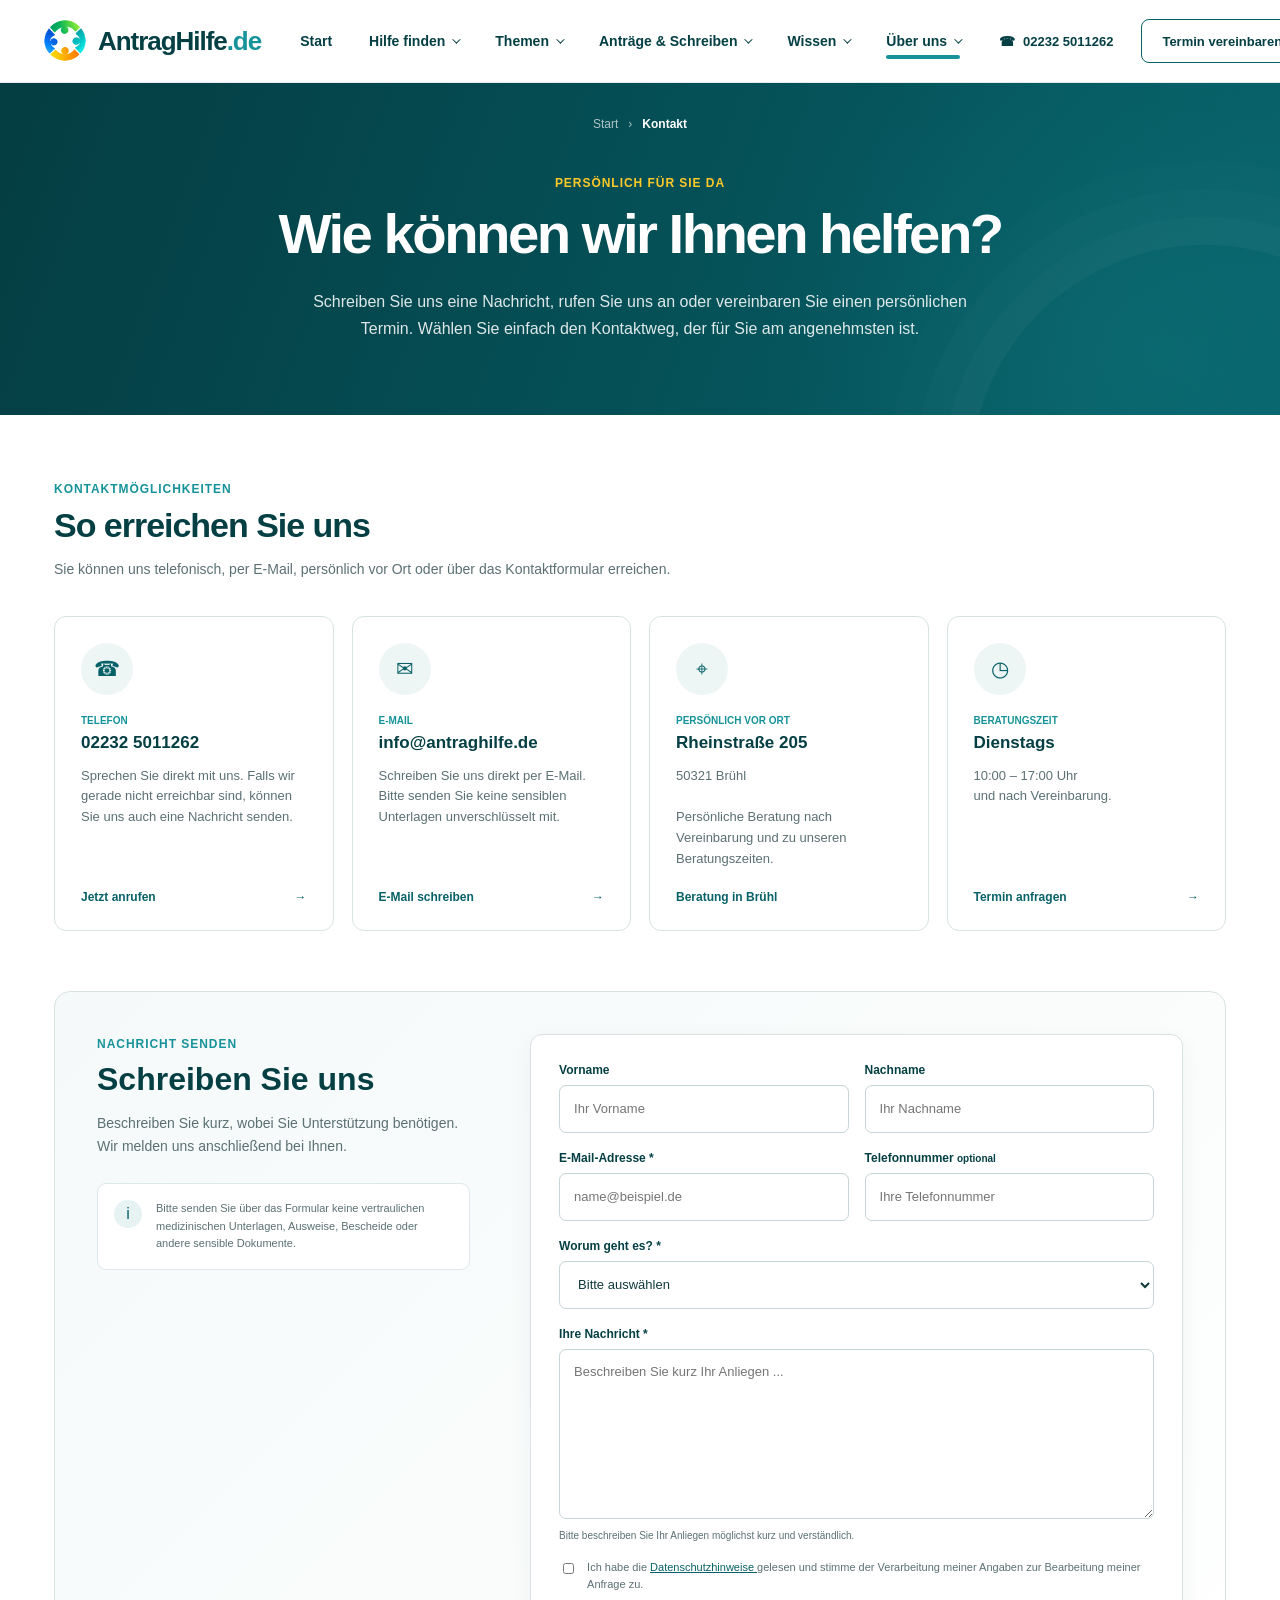
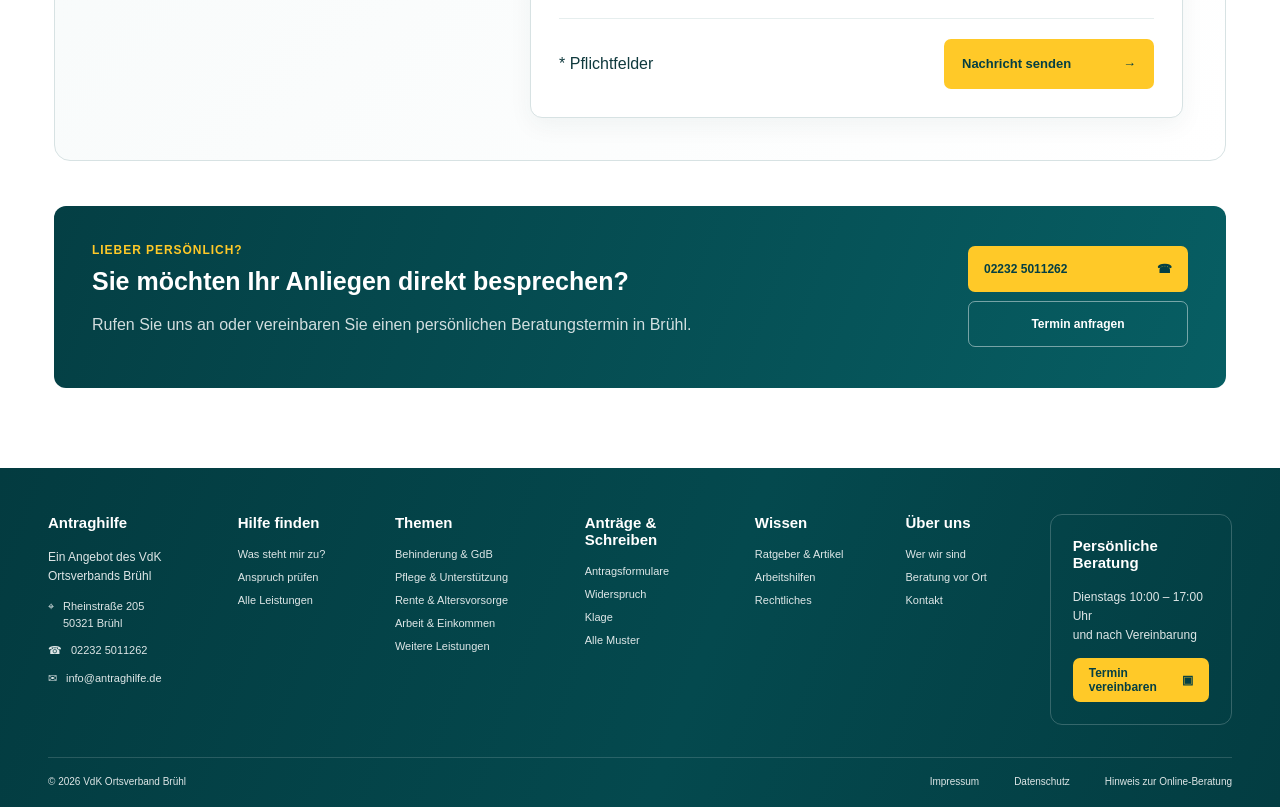
<file: kontakt.html>
<!DOCTYPE html>
<html lang="de">

<head>
    <meta charset="UTF-8">

    <meta
        name="viewport"
        content="width=device-width, initial-scale=1.0"
    >

    <title>Kontakt | AntragHilfe.de</title>

    <!-- Favicon / Browser-Tab -->
    <link rel="icon" type="image/png" href="/pictures/AntragLogo.png">

    <!-- Apple / iPhone / iPad -->
    <link rel="apple-touch-icon" href="/pictures/AntragLogo.png">

    <link rel="stylesheet" href="style.css">
</head>

<body>

<!-- =========================================================
     HEADER
========================================================= -->

<header class="site-header">

    <nav class="navbar">

        <a href="index.html" class="brand">

            <div class="brand-logo-wrap">

                <img
                    src="/pictures/AntragLogo.png"
                    alt="AntragHilfe.de Logo"
                    class="brand-logo"
                >

            </div>


            <div class="brand-name">

                <span class="brand-main">
                    AntragHilfe
                </span>

                <span class="brand-de">
                    .de
                </span>

            </div>

        </a>


        <div class="nav-links">

            <a href="index.html" class="nav-link">
                Start
            </a>

            <a href="index.html#hilfe" class="nav-link">
                Hilfe finden
                <span class="nav-chevron"></span>
            </a>

            <a href="#" class="nav-link">
                Themen
                <span class="nav-chevron"></span>
            </a>

            <a href="#" class="nav-link">
                Anträge &amp; Schreiben
                <span class="nav-chevron"></span>
            </a>

            <a href="#" class="nav-link">
                Wissen
                <span class="nav-chevron"></span>
            </a>

            <a href="#" class="nav-link current">
                Über uns
                <span class="nav-chevron"></span>
            </a>

        </div>


        <a
            href="tel:022325011262"
            class="nav-phone"
        >
            <span>☎</span>
            02232 5011262
        </a>


        <a
            href="#termin"
            class="nav-cta"
        >
            Termin vereinbaren
            <span>▣</span>
        </a>


        <button
            class="menu-button"
            type="button"
            aria-label="Navigation öffnen"
        >
            ☰
        </button>

    </nav>

</header>



<!-- =========================================================
     HERO
========================================================= -->

<section class="page-hero">

    <div class="page-hero-inner">


        <nav
            class="breadcrumb"
            aria-label="Brotkrümelnavigation"
        >

            <a href="index.html">
                Start
            </a>

            <span>›</span>

            <span aria-current="page">
                Kontakt
            </span>

        </nav>



        <div class="page-hero-content">

            <span class="page-eyebrow">
                Persönlich für Sie da
            </span>


            <h1>
                Wie können wir Ihnen helfen?
            </h1>


            <p>
                Schreiben Sie uns eine Nachricht, rufen Sie uns an
                oder vereinbaren Sie einen persönlichen Termin.
                Wählen Sie einfach den Kontaktweg, der für Sie
                am angenehmsten ist.
            </p>

        </div>

    </div>

</section>



<!-- =========================================================
     CONTACT OPTIONS
========================================================= -->

<main class="contact-page">

    <div class="contact-page-inner">


        <div class="contact-page-heading">

            <span class="section-eyebrow">
                Kontaktmöglichkeiten
            </span>

            <h2>
                So erreichen Sie uns
            </h2>

            <p>
                Sie können uns telefonisch, per E-Mail,
                persönlich vor Ort oder über das Kontaktformular erreichen.
            </p>

        </div>



        <!-- CONTACT CARDS -->

        <section class="contact-options-grid">


            <!-- TELEFON -->

            <a
                href="tel:022325011262"
                class="contact-option-card"
            >

                <div class="contact-option-icon">
                    ☎
                </div>

                <div class="contact-option-content">

                    <span class="contact-option-label">
                        Telefon
                    </span>

                    <h3>
                        02232 5011262
                    </h3>

                    <p>
                        Sprechen Sie direkt mit uns.
                        Falls wir gerade nicht erreichbar sind,
                        können Sie uns auch eine Nachricht senden.
                    </p>

                    <span class="contact-option-action">
                        Jetzt anrufen
                        <span>→</span>
                    </span>

                </div>

            </a>



            <!-- EMAIL -->

            <a
                href="mailto:info@antraghilfe.de"
                class="contact-option-card"
            >

                <div class="contact-option-icon">
                    ✉
                </div>

                <div class="contact-option-content">

                    <span class="contact-option-label">
                        E-Mail
                    </span>

                    <h3>
                        info@antraghilfe.de
                    </h3>

                    <p>
                        Schreiben Sie uns direkt per E-Mail.
                        Bitte senden Sie keine sensiblen Unterlagen
                        unverschlüsselt mit.
                    </p>

                    <span class="contact-option-action">
                        E-Mail schreiben
                        <span>→</span>
                    </span>

                </div>

            </a>



            <!-- VOR ORT -->

            <div class="contact-option-card">

                <div class="contact-option-icon">
                    ⌖
                </div>

                <div class="contact-option-content">

                    <span class="contact-option-label">
                        Persönlich vor Ort
                    </span>

                    <h3>
                        Rheinstraße 205
                    </h3>

                    <p>
                        50321 Brühl
                        <br><br>
                        Persönliche Beratung nach Vereinbarung
                        und zu unseren Beratungszeiten.
                    </p>

                    <span class="contact-option-action static">
                        Beratung in Brühl
                    </span>

                </div>

            </div>



            <!-- BERATUNGSZEIT -->

            <div
                class="contact-option-card"
                id="termin"
            >

                <div class="contact-option-icon">
                    ◷
                </div>

                <div class="contact-option-content">

                    <span class="contact-option-label">
                        Beratungszeit
                    </span>

                    <h3>
                        Dienstags
                    </h3>

                    <p>
                        10:00 – 17:00 Uhr
                        <br>
                        und nach Vereinbarung.
                    </p>

                    <a
                        href="#nachricht"
                        class="contact-option-action"
                    >
                        Termin anfragen
                        <span>→</span>
                    </a>

                </div>

            </div>

        </section>



        <!-- =====================================================
             CONTACT FORM
        ====================================================== -->

        <section
            class="contact-form-section"
            id="nachricht"
        >

            <div class="contact-form-intro">

                <span class="section-eyebrow">
                    Nachricht senden
                </span>

                <h2>
                    Schreiben Sie uns
                </h2>

                <p>
                    Beschreiben Sie kurz, wobei Sie Unterstützung benötigen.
                    Wir melden uns anschließend bei Ihnen.
                </p>


                <div class="contact-form-note">

                    <div class="contact-form-note-icon">
                        i
                    </div>

                    <p>
                        Bitte senden Sie über das Formular keine
                        vertraulichen medizinischen Unterlagen,
                        Ausweise, Bescheide oder andere sensible Dokumente.
                    </p>

                </div>

            </div>



            <form
                class="contact-form"
                action="#"
                method="post"
            >


                <div class="form-row">


                    <div class="form-field">

                        <label for="first-name">
                            Vorname
                        </label>

                        <input
                            type="text"
                            id="first-name"
                            name="first_name"
                            autocomplete="given-name"
                            placeholder="Ihr Vorname"
                        >

                    </div>



                    <div class="form-field">

                        <label for="last-name">
                            Nachname
                        </label>

                        <input
                            type="text"
                            id="last-name"
                            name="last_name"
                            autocomplete="family-name"
                            placeholder="Ihr Nachname"
                        >

                    </div>

                </div>



                <div class="form-row">


                    <div class="form-field">

                        <label for="email">
                            E-Mail-Adresse
                            <span>*</span>
                        </label>

                        <input
                            type="email"
                            id="email"
                            name="email"
                            autocomplete="email"
                            placeholder="name@beispiel.de"
                            required
                        >

                    </div>



                    <div class="form-field">

                        <label for="phone">
                            Telefonnummer
                            <small>optional</small>
                        </label>

                        <input
                            type="tel"
                            id="phone"
                            name="phone"
                            autocomplete="tel"
                            placeholder="Ihre Telefonnummer"
                        >

                    </div>

                </div>



                <div class="form-field">

                    <label for="subject">
                        Worum geht es?
                        <span>*</span>
                    </label>

                    <select
                        id="subject"
                        name="subject"
                        required
                    >

                        <option value="">
                            Bitte auswählen
                        </option>

                        <option value="antrag">
                            Antrag oder Formular
                        </option>

                        <option value="anspruch">
                            Frage zu einem Anspruch
                        </option>

                        <option value="bescheid">
                            Frage zu einem Bescheid
                        </option>

                        <option value="termin">
                            Termin vereinbaren
                        </option>

                        <option value="allgemein">
                            Allgemeine Frage
                        </option>

                        <option value="sonstiges">
                            Sonstiges
                        </option>

                    </select>

                </div>



                <div class="form-field">

                    <label for="message">
                        Ihre Nachricht
                        <span>*</span>
                    </label>

                    <textarea
                        id="message"
                        name="message"
                        rows="8"
                        placeholder="Beschreiben Sie kurz Ihr Anliegen ..."
                        required
                    ></textarea>

                    <div class="form-helper">
                        Bitte beschreiben Sie Ihr Anliegen möglichst kurz und verständlich.
                    </div>

                </div>



                <label class="privacy-check">

                    <input
                        type="checkbox"
                        name="privacy"
                        required
                    >

                    <span>
                        Ich habe die
                        <a href="#">
                            Datenschutzhinweise
                        </a>
                        gelesen und stimme der Verarbeitung
                        meiner Angaben zur Bearbeitung meiner Anfrage zu.
                    </span>

                </label>



                <div class="contact-form-footer">

                    <p>
                        * Pflichtfelder
                    </p>


                    <button
                        type="submit"
                        class="form-submit-button"
                    >

                        <span>
                            Nachricht senden
                        </span>

                        <span>
                            →
                        </span>

                    </button>

                </div>

            </form>

        </section>



        <!-- =====================================================
             QUICK CONTACT CTA
        ====================================================== -->

        <section class="contact-help-box">

            <div>

                <span class="section-eyebrow">
                    Lieber persönlich?
                </span>

                <h2>
                    Sie möchten Ihr Anliegen direkt besprechen?
                </h2>

                <p>
                    Rufen Sie uns an oder vereinbaren Sie
                    einen persönlichen Beratungstermin in Brühl.
                </p>

            </div>


            <div class="contact-help-actions">

                <a
                    href="tel:022325011262"
                    class="contact-help-primary"
                >
                    <span>02232 5011262</span>
                    <span>☎</span>
                </a>


                <a
                    href="#nachricht"
                    class="contact-help-secondary"
                >
                    Termin anfragen
                </a>

            </div>

        </section>

    </div>

</main>



<!-- =========================================================
     FOOTER
========================================================= -->

<footer class="site-footer">

    <div class="footer-inner">

        <div class="footer-grid">

            <div class="footer-column">

                <h3>Antraghilfe</h3>

                <p class="footer-description">
                    Ein Angebot des VdK<br>
                    Ortsverbands Brühl
                </p>

                <div class="footer-contact-list">

                    <div class="footer-contact-item">
                        <span>⌖</span>

                        <span>
                            Rheinstraße 205<br>
                            50321 Brühl
                        </span>
                    </div>


                    <a
                        href="tel:022325011262"
                        class="footer-contact-item"
                    >
                        <span>☎</span>
                        <span>02232 5011262</span>
                    </a>


                    <a
                        href="mailto:info@antraghilfe.de"
                        class="footer-contact-item"
                    >
                        <span>✉</span>
                        <span>info@antraghilfe.de</span>
                    </a>

                </div>

            </div>


            <div class="footer-column">

                <h3>Hilfe finden</h3>

                <nav class="footer-links">

                    <a href="index.html#hilfe">
                        Was steht mir zu?
                    </a>

                    <a href="index.html#hilfe">
                        Anspruch prüfen
                    </a>

                    <a href="sozialleistungen.html">
                        Alle Leistungen
                    </a>

                </nav>

            </div>


            <div class="footer-column">

                <h3>Themen</h3>

                <nav class="footer-links">

                    <a href="#">
                        Behinderung &amp; GdB
                    </a>

                    <a href="#">
                        Pflege &amp; Unterstützung
                    </a>

                    <a href="#">
                        Rente &amp; Altersvorsorge
                    </a>

                    <a href="#">
                        Arbeit &amp; Einkommen
                    </a>

                    <a href="#">
                        Weitere Leistungen
                    </a>

                </nav>

            </div>


            <div class="footer-column">

                <h3>
                    Anträge &amp; Schreiben
                </h3>

                <nav class="footer-links">

                    <a href="#">
                        Antragsformulare
                    </a>

                    <a href="#">
                        Widerspruch
                    </a>

                    <a href="#">
                        Klage
                    </a>

                    <a href="#">
                        Alle Muster
                    </a>

                </nav>

            </div>


            <div class="footer-column">

                <h3>Wissen</h3>

                <nav class="footer-links">

                    <a href="#">
                        Ratgeber &amp; Artikel
                    </a>

                    <a href="#">
                        Arbeitshilfen
                    </a>

                    <a href="#">
                        Rechtliches
                    </a>

                </nav>

            </div>


            <div class="footer-column">

                <h3>Über uns</h3>

                <nav class="footer-links">

                    <a href="#">
                        Wer wir sind
                    </a>

                    <a href="#">
                        Beratung vor Ort
                    </a>

                    <a href="kontakt.html">
                        Kontakt
                    </a>

                </nav>

            </div>


            <div class="footer-consultation">

                <h3>
                    Persönliche Beratung
                </h3>

                <p>
                    Dienstags 10:00 – 17:00 Uhr
                    <br>
                    und nach Vereinbarung
                </p>


                <a
                    href="#nachricht"
                    class="footer-consultation-button"
                >
                    <span>Termin vereinbaren</span>
                    <span>▣</span>
                </a>

            </div>

        </div>


        <div class="footer-bottom">

            <div>
                © 2026 VdK Ortsverband Brühl
            </div>


            <nav class="footer-legal">

                <a href="#">
                    Impressum
                </a>

                <a href="#">
                    Datenschutz
                </a>

                <a href="#">
                    Hinweis zur Online-Beratung
                </a>

            </nav>

        </div>

    </div>

</footer>

</body>
</html>
</file>
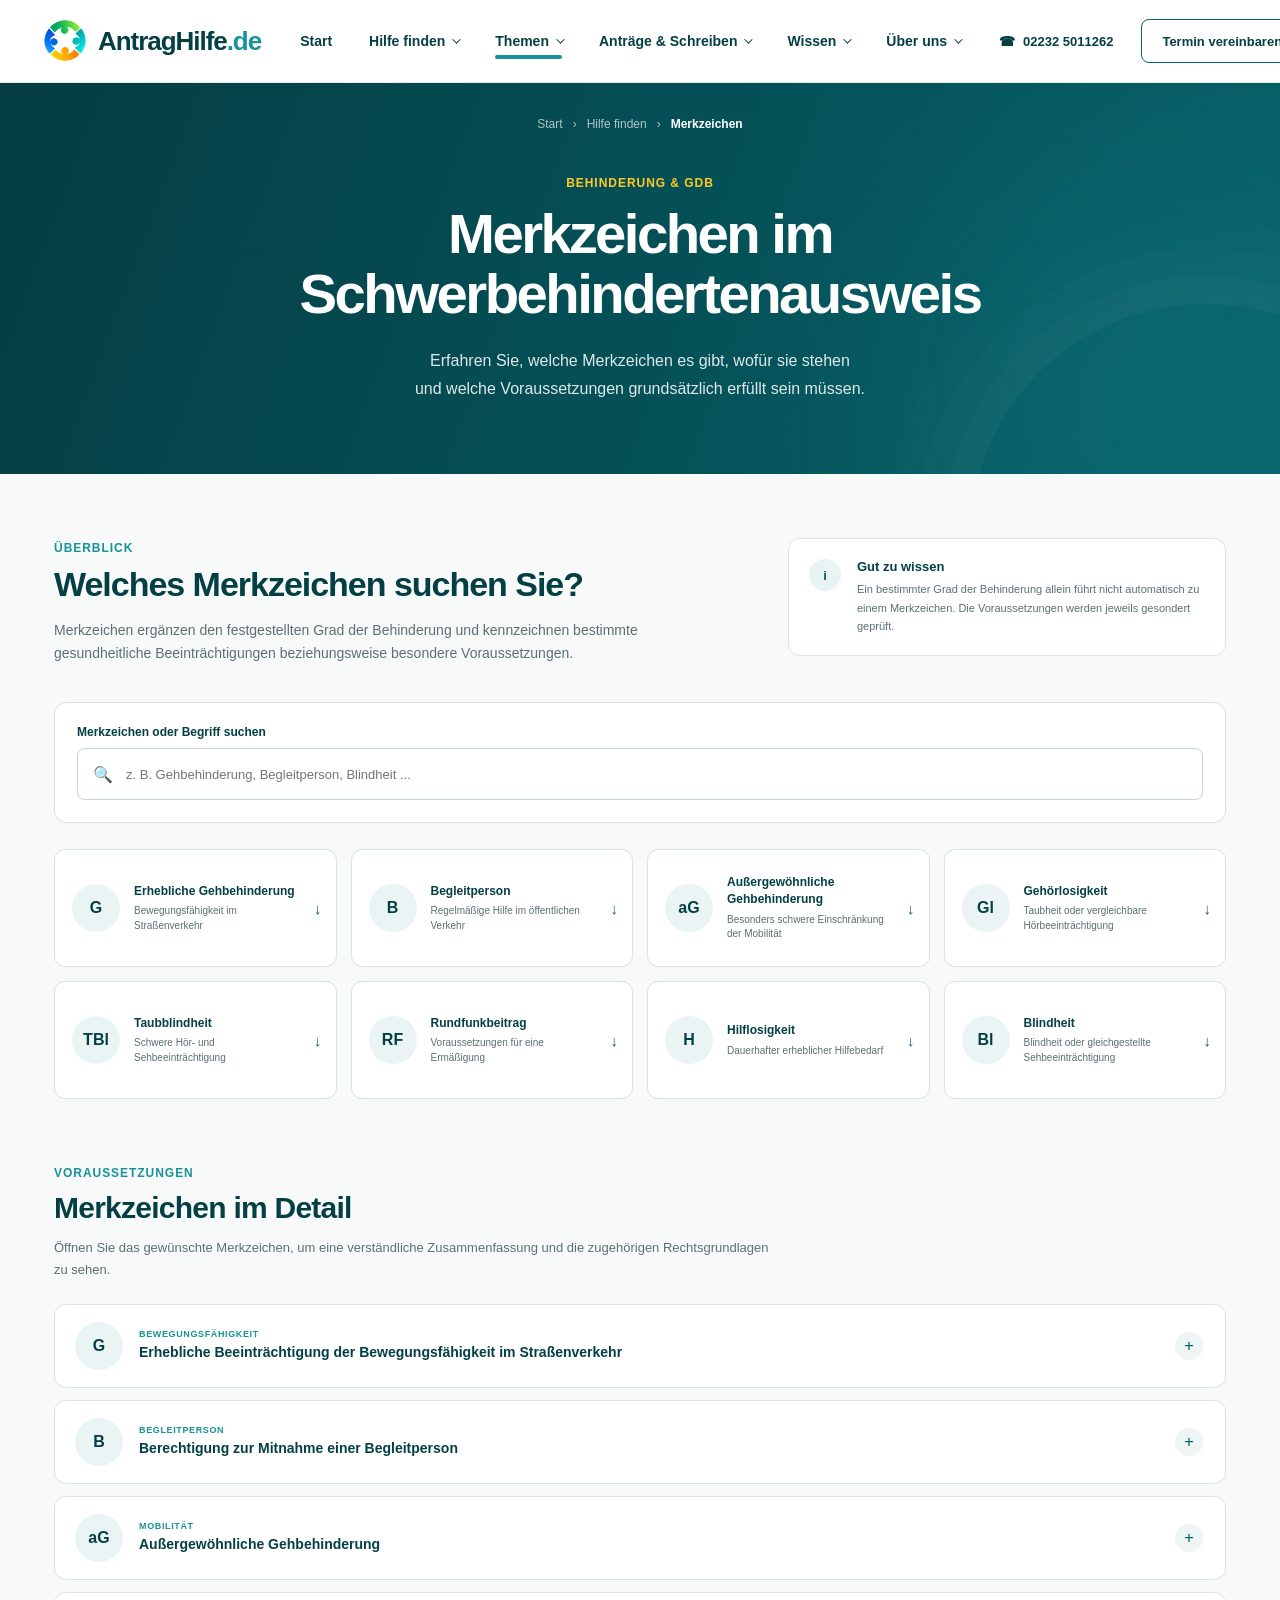
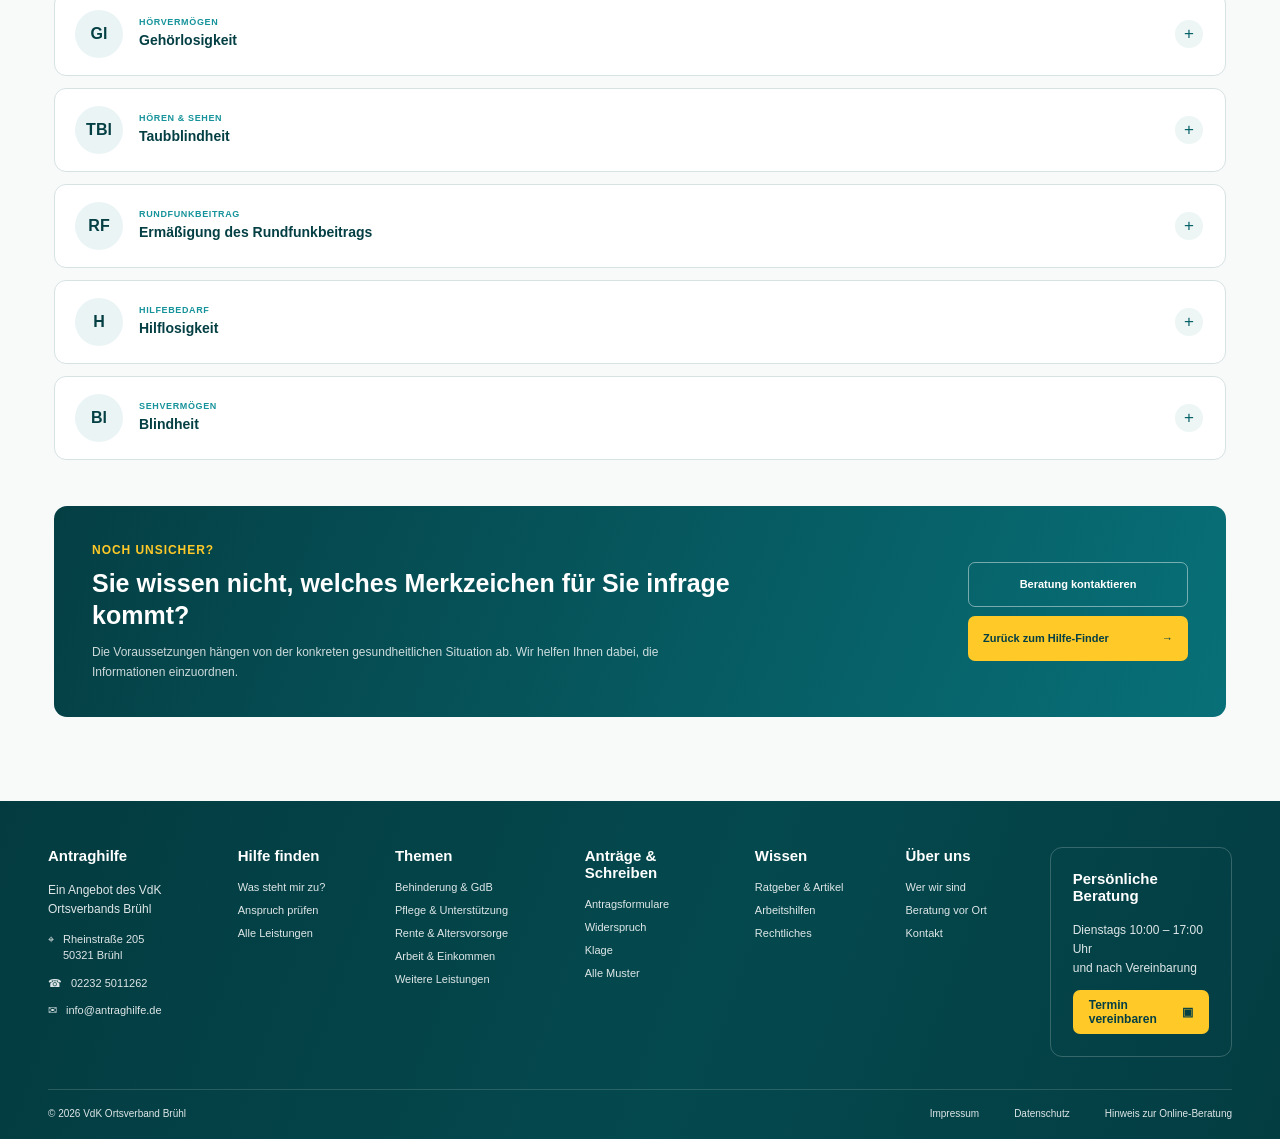
<file: merkzeichen.html>
<!DOCTYPE html>
<html lang="de">

<head>

    <meta charset="UTF-8">

    <meta
        name="viewport"
        content="width=device-width, initial-scale=1.0"
    >

    <title>
        Merkzeichen und Voraussetzungen | AntragHilfe.de
    </title>

    <meta
        name="description"
        content="Übersicht der Merkzeichen im Schwerbehindertenausweis und ihrer Voraussetzungen."
    >

    <link
        rel="icon"
        type="image/png"
        href="/pictures/AntragLogo.png"
    >

    <link
        rel="apple-touch-icon"
        href="/pictures/AntragLogo.png"
    >

    <link
        rel="stylesheet"
        href="style.css"
    >

</head>


<body>


<!-- =========================================================
     HEADER
========================================================= -->

<header class="site-header">

    <nav class="navbar">

        <a
            href="index.html"
            class="brand"
        >

            <div class="brand-logo-wrap">

                <img
                    src="/pictures/AntragLogo.png"
                    alt="AntragHilfe.de Logo"
                    class="brand-logo"
                >

            </div>


            <div class="brand-name">

                <span class="brand-main">
                    AntragHilfe
                </span>

                <span class="brand-de">
                    .de
                </span>

            </div>

        </a>



        <div class="nav-links">

            <a
                href="index.html"
                class="nav-link"
            >
                Start
            </a>


            <a
                href="index.html#hilfe"
                class="nav-link"
            >
                Hilfe finden
                <span class="nav-chevron"></span>
            </a>


            <a
                href="index.html#themen"
                class="nav-link current"
            >
                Themen
                <span class="nav-chevron"></span>
            </a>


            <a
                href="index.html#antraege"
                class="nav-link"
            >
                Anträge &amp; Schreiben
                <span class="nav-chevron"></span>
            </a>


            <a
                href="index.html#wissen"
                class="nav-link"
            >
                Wissen
                <span class="nav-chevron"></span>
            </a>


            <a
                href="index.html#ueber-uns"
                class="nav-link"
            >
                Über uns
                <span class="nav-chevron"></span>
            </a>

        </div>



        <a
            href="tel:022325011262"
            class="nav-phone"
        >
            <span>☎</span>
            02232 5011262
        </a>



        <a
            href="kontakt.html#termin"
            class="nav-cta"
        >
            Termin vereinbaren
            <span>▣</span>
        </a>



        <button
            class="menu-button"
            type="button"
            aria-label="Navigation öffnen"
        >
            ☰
        </button>

    </nav>

</header>



<!-- =========================================================
     HERO
========================================================= -->

<section class="page-hero merkzeichen-hero">

    <div class="page-hero-inner">


        <nav
            class="breadcrumb"
            aria-label="Brotkrümelnavigation"
        >

            <a href="index.html">
                Start
            </a>

            <span>›</span>

            <a href="index.html#hilfe">
                Hilfe finden
            </a>

            <span>›</span>

            <span aria-current="page">
                Merkzeichen
            </span>

        </nav>



        <div class="page-hero-content">

            <span class="page-eyebrow">
                Behinderung &amp; GdB
            </span>


            <h1>
                Merkzeichen im
                Schwerbehindertenausweis
            </h1>


            <p>
                Erfahren Sie, welche Merkzeichen es gibt,
                wofür sie stehen und welche Voraussetzungen
                grundsätzlich erfüllt sein müssen.
            </p>

        </div>

    </div>

</section>



<!-- =========================================================
     MAIN
========================================================= -->

<main class="merkzeichen-page">

    <div class="merkzeichen-inner">


        <!-- =====================================================
             INTRO
        ====================================================== -->

        <section class="merkzeichen-intro">

            <div>

                <span class="section-eyebrow">
                    Überblick
                </span>

                <h2>
                    Welches Merkzeichen suchen Sie?
                </h2>

                <p>
                    Merkzeichen ergänzen den festgestellten Grad
                    der Behinderung und kennzeichnen bestimmte
                    gesundheitliche Beeinträchtigungen beziehungsweise
                    besondere Voraussetzungen.
                </p>

            </div>


            <aside class="merkzeichen-notice">

                <span class="merkzeichen-notice-icon">
                    i
                </span>

                <div>

                    <strong>
                        Gut zu wissen
                    </strong>

                    <p>
                        Ein bestimmter Grad der Behinderung allein
                        führt nicht automatisch zu einem Merkzeichen.
                        Die Voraussetzungen werden jeweils gesondert geprüft.
                    </p>

                </div>

            </aside>

        </section>



        <!-- =====================================================
             SEARCH
        ====================================================== -->

        <section class="merkzeichen-search">

            <label for="merkzeichen-filter">
                Merkzeichen oder Begriff suchen
            </label>


            <div class="merkzeichen-search-wrap">

                <span>
                    🔍
                </span>

                <input
                    type="search"
                    id="merkzeichen-filter"
                    placeholder="z. B. Gehbehinderung, Begleitperson, Blindheit ..."
                >

            </div>

        </section>



        <!-- =====================================================
             QUICK OVERVIEW
        ====================================================== -->

        <section class="merkzeichen-overview">

            <a
                href="#merkzeichen-g"
                class="merkzeichen-overview-card"
                data-search="g gehbehinderung bewegungsfähigkeit straßenverkehr"
            >
                <span class="merkzeichen-code">
                    G
                </span>

                <div>
                    <strong>
                        Erhebliche Gehbehinderung
                    </strong>

                    <span>
                        Bewegungsfähigkeit im Straßenverkehr
                    </span>
                </div>

                <span class="merkzeichen-card-arrow">
                    ↓
                </span>
            </a>


            <a
                href="#merkzeichen-b"
                class="merkzeichen-overview-card"
                data-search="b begleitperson öffentliche verkehrsmittel"
            >
                <span class="merkzeichen-code">
                    B
                </span>

                <div>
                    <strong>
                        Begleitperson
                    </strong>

                    <span>
                        Regelmäßige Hilfe im öffentlichen Verkehr
                    </span>
                </div>

                <span class="merkzeichen-card-arrow">
                    ↓
                </span>
            </a>


            <a
                href="#merkzeichen-ag"
                class="merkzeichen-overview-card"
                data-search="ag außergewöhnliche gehbehinderung mobilität"
            >
                <span class="merkzeichen-code">
                    aG
                </span>

                <div>
                    <strong>
                        Außergewöhnliche Gehbehinderung
                    </strong>

                    <span>
                        Besonders schwere Einschränkung der Mobilität
                    </span>
                </div>

                <span class="merkzeichen-card-arrow">
                    ↓
                </span>
            </a>


            <a
                href="#merkzeichen-gl"
                class="merkzeichen-overview-card"
                data-search="gl gehörlos gehörlosigkeit hören schwerhörigkeit"
            >
                <span class="merkzeichen-code">
                    Gl
                </span>

                <div>
                    <strong>
                        Gehörlosigkeit
                    </strong>

                    <span>
                        Taubheit oder vergleichbare Hörbeeinträchtigung
                    </span>
                </div>

                <span class="merkzeichen-card-arrow">
                    ↓
                </span>
            </a>


            <a
                href="#merkzeichen-tbl"
                class="merkzeichen-overview-card"
                data-search="tbl taubblind taubblindheit hören sehen"
            >
                <span class="merkzeichen-code">
                    TBl
                </span>

                <div>
                    <strong>
                        Taubblindheit
                    </strong>

                    <span>
                        Schwere Hör- und Sehbeeinträchtigung
                    </span>
                </div>

                <span class="merkzeichen-card-arrow">
                    ↓
                </span>
            </a>


            <a
                href="#merkzeichen-rf"
                class="merkzeichen-overview-card"
                data-search="rf rundfunk rundfunkbeitrag befreiung ermäßigung"
            >
                <span class="merkzeichen-code">
                    RF
                </span>

                <div>
                    <strong>
                        Rundfunkbeitrag
                    </strong>

                    <span>
                        Voraussetzungen für eine Ermäßigung
                    </span>
                </div>

                <span class="merkzeichen-card-arrow">
                    ↓
                </span>
            </a>


            <a
                href="#merkzeichen-h"
                class="merkzeichen-overview-card"
                data-search="h hilflos hilflosigkeit hilfe alltag"
            >
                <span class="merkzeichen-code">
                    H
                </span>

                <div>
                    <strong>
                        Hilflosigkeit
                    </strong>

                    <span>
                        Dauerhafter erheblicher Hilfebedarf
                    </span>
                </div>

                <span class="merkzeichen-card-arrow">
                    ↓
                </span>
            </a>


            <a
                href="#merkzeichen-bl"
                class="merkzeichen-overview-card"
                data-search="bl blind blindheit sehbehinderung sehen"
            >
                <span class="merkzeichen-code">
                    Bl
                </span>

                <div>
                    <strong>
                        Blindheit
                    </strong>

                    <span>
                        Blindheit oder gleichgestellte Sehbeeinträchtigung
                    </span>
                </div>

                <span class="merkzeichen-card-arrow">
                    ↓
                </span>
            </a>

        </section>



        <!-- =====================================================
             DETAIL HEAD
        ====================================================== -->

        <section class="merkzeichen-detail-head">

            <span class="section-eyebrow">
                Voraussetzungen
            </span>

            <h2>
                Merkzeichen im Detail
            </h2>

            <p>
                Öffnen Sie das gewünschte Merkzeichen,
                um eine verständliche Zusammenfassung und
                die zugehörigen Rechtsgrundlagen zu sehen.
            </p>

        </section>



        <!-- =====================================================
             G
        ====================================================== -->

        <details
            class="merkzeichen-detail"
            id="merkzeichen-g"
        >

            <summary>

                <span class="merkzeichen-detail-code">
                    G
                </span>

                <div class="merkzeichen-detail-title">

                    <span>
                        Bewegungsfähigkeit
                    </span>

                    <strong>
                        Erhebliche Beeinträchtigung der
                        Bewegungsfähigkeit im Straßenverkehr
                    </strong>

                </div>

                <span class="merkzeichen-detail-toggle">
                    +
                </span>

            </summary>


            <div class="merkzeichen-detail-content">

                <div class="merkzeichen-explanation">

                    <h3>
                        Wann kommt das Merkzeichen G in Betracht?
                    </h3>

                    <p>
                        Das Merkzeichen betrifft Personen, deren
                        Bewegungsfähigkeit im Straßenverkehr aufgrund
                        ihrer gesundheitlichen Einschränkungen erheblich
                        beeinträchtigt ist.
                    </p>

                    <p>
                        Relevant können insbesondere erhebliche
                        Einschränkungen des Gehvermögens, bestimmte
                        innere Erkrankungen, Anfallsleiden oder
                        ausgeprägte Orientierungsstörungen sein.
                    </p>

                    <div class="merkzeichen-keypoint">

                        <strong>
                            Orientierung
                        </strong>

                        <p>
                            Bei der Beurteilung wird unter anderem
                            betrachtet, ob übliche Wegstrecken im
                            Ortsverkehr ohne erhebliche Schwierigkeiten
                            oder Gefahren zurückgelegt werden können.
                        </p>

                    </div>

                </div>


                <aside class="merkzeichen-law">

                    <span>
                        Rechtsgrundlagen
                    </span>

                    <strong>
                        § 229 Abs. 1 SGB IX
                    </strong>

                    <strong>
                        Versorgungsmedizin-Verordnung,
                        Anlage Teil D Nr. 1
                    </strong>

                    <a
                        href="https://www.gesetze-im-internet.de/sgb_9_2018/__229.html"
                        target="_blank"
                        rel="noopener noreferrer"
                    >
                        Gesetz im Internet
                        <span>↗</span>
                    </a>

                </aside>

            </div>

        </details>



        <!-- =====================================================
             B
        ====================================================== -->

        <details
            class="merkzeichen-detail"
            id="merkzeichen-b"
        >

            <summary>

                <span class="merkzeichen-detail-code">
                    B
                </span>

                <div class="merkzeichen-detail-title">

                    <span>
                        Begleitperson
                    </span>

                    <strong>
                        Berechtigung zur Mitnahme
                        einer Begleitperson
                    </strong>

                </div>

                <span class="merkzeichen-detail-toggle">
                    +
                </span>

            </summary>


            <div class="merkzeichen-detail-content">

                <div class="merkzeichen-explanation">

                    <h3>
                        Wann kommt das Merkzeichen B in Betracht?
                    </h3>

                    <p>
                        Entscheidend ist, ob die betroffene Person
                        bei der Benutzung öffentlicher Verkehrsmittel
                        aufgrund ihrer Behinderung regelmäßig
                        Unterstützung durch eine andere Person benötigt.
                    </p>

                    <p>
                        Dazu können zum Beispiel Hilfen beim
                        Ein- und Aussteigen, während der Fahrt
                        oder bei der Orientierung gehören.
                    </p>

                    <div class="merkzeichen-keypoint">

                        <strong>
                            Wichtig
                        </strong>

                        <p>
                            Die Feststellung bedeutet nicht,
                            dass die betroffene Person außerhalb
                            einer Begleitung grundsätzlich nicht
                            allein unterwegs sein darf.
                        </p>

                    </div>

                </div>


                <aside class="merkzeichen-law">

                    <span>
                        Rechtsgrundlagen
                    </span>

                    <strong>
                        § 229 Abs. 2 SGB IX
                    </strong>

                    <strong>
                        Versorgungsmedizin-Verordnung,
                        Anlage Teil D Nr. 2
                    </strong>

                    <a
                        href="https://www.gesetze-im-internet.de/sgb_9_2018/__229.html"
                        target="_blank"
                        rel="noopener noreferrer"
                    >
                        Gesetz im Internet
                        <span>↗</span>
                    </a>

                </aside>

            </div>

        </details>



        <!-- =====================================================
             aG
        ====================================================== -->

        <details
            class="merkzeichen-detail"
            id="merkzeichen-ag"
        >

            <summary>

                <span class="merkzeichen-detail-code">
                    aG
                </span>

                <div class="merkzeichen-detail-title">

                    <span>
                        Mobilität
                    </span>

                    <strong>
                        Außergewöhnliche Gehbehinderung
                    </strong>

                </div>

                <span class="merkzeichen-detail-toggle">
                    +
                </span>

            </summary>


            <div class="merkzeichen-detail-content">

                <div class="merkzeichen-explanation">

                    <h3>
                        Wann kommt das Merkzeichen aG in Betracht?
                    </h3>

                    <p>
                        Voraussetzung ist eine besonders schwere
                        mobilitätsbezogene Teilhabebeeinträchtigung.
                    </p>

                    <p>
                        Betroffene können sich außerhalb eines
                        Kraftfahrzeugs aufgrund ihrer gesundheitlichen
                        Beeinträchtigungen dauerhaft nur mit großer
                        Anstrengung oder mit fremder Hilfe bewegen.
                    </p>

                    <div class="merkzeichen-keypoint">

                        <strong>
                            Maßstab
                        </strong>

                        <p>
                            Das Gesetz verlangt eine erhebliche
                            mobilitätsbezogene Teilhabebeeinträchtigung,
                            die einem GdB von mindestens 80 entspricht.
                        </p>

                    </div>

                </div>


                <aside class="merkzeichen-law">

                    <span>
                        Rechtsgrundlage
                    </span>

                    <strong>
                        § 229 Abs. 3 SGB IX
                    </strong>

                    <a
                        href="https://www.gesetze-im-internet.de/sgb_9_2018/__229.html"
                        target="_blank"
                        rel="noopener noreferrer"
                    >
                        Gesetz im Internet
                        <span>↗</span>
                    </a>

                </aside>

            </div>

        </details>



        <!-- =====================================================
             Gl
        ====================================================== -->

        <details
            class="merkzeichen-detail"
            id="merkzeichen-gl"
        >

            <summary>

                <span class="merkzeichen-detail-code">
                    Gl
                </span>

                <div class="merkzeichen-detail-title">

                    <span>
                        Hörvermögen
                    </span>

                    <strong>
                        Gehörlosigkeit
                    </strong>

                </div>

                <span class="merkzeichen-detail-toggle">
                    +
                </span>

            </summary>


            <div class="merkzeichen-detail-content">

                <div class="merkzeichen-explanation">

                    <h3>
                        Wann kommt das Merkzeichen Gl in Betracht?
                    </h3>

                    <p>
                        Das Merkzeichen kann bei beidseitiger
                        Taubheit oder einer entsprechend schweren
                        Hörbeeinträchtigung in Betracht kommen.
                    </p>

                    <p>
                        Auch bestimmte an Taubheit grenzende
                        Schwerhörigkeiten können berücksichtigt werden,
                        wenn zusätzlich schwere Sprachstörungen vorliegen.
                    </p>

                </div>


                <aside class="merkzeichen-law">

                    <span>
                        Rechtsgrundlage
                    </span>

                    <strong>
                        Versorgungsmedizin-Verordnung,
                        Anlage Teil D Nr. 4
                    </strong>

                    <a
                        href="https://www.gesetze-im-internet.de/versmedv/anlage.html"
                        target="_blank"
                        rel="noopener noreferrer"
                    >
                        Rechtsgrundlage öffnen
                        <span>↗</span>
                    </a>

                </aside>

            </div>

        </details>



        <!-- =====================================================
             TBl
        ====================================================== -->

        <details
            class="merkzeichen-detail"
            id="merkzeichen-tbl"
        >

            <summary>

                <span class="merkzeichen-detail-code">
                    TBl
                </span>

                <div class="merkzeichen-detail-title">

                    <span>
                        Hören &amp; Sehen
                    </span>

                    <strong>
                        Taubblindheit
                    </strong>

                </div>

                <span class="merkzeichen-detail-toggle">
                    +
                </span>

            </summary>


            <div class="merkzeichen-detail-content">

                <div class="merkzeichen-explanation">

                    <h3>
                        Wann kommt das Merkzeichen TBl in Betracht?
                    </h3>

                    <p>
                        Das Merkzeichen kennzeichnet eine besonders
                        schwere Kombination aus Hör- und Sehbeeinträchtigung.
                    </p>

                    <div class="merkzeichen-keypoint">

                        <strong>
                            Gesetzlicher Maßstab
                        </strong>

                        <p>
                            Erforderlich sind grundsätzlich ein GdB
                            von mindestens 70 wegen der Hörstörung
                            und ein GdB von 100 wegen der Sehbeeinträchtigung.
                        </p>

                    </div>

                </div>


                <aside class="merkzeichen-law">

                    <span>
                        Rechtsgrundlage
                    </span>

                    <strong>
                        § 3 SchwbAwV
                    </strong>

                    <a
                        href="https://www.gesetze-im-internet.de/schwbawv/__3.html"
                        target="_blank"
                        rel="noopener noreferrer"
                    >
                        Gesetz im Internet
                        <span>↗</span>
                    </a>

                </aside>

            </div>

        </details>



        <!-- =====================================================
             RF
        ====================================================== -->

        <details
            class="merkzeichen-detail"
            id="merkzeichen-rf"
        >

            <summary>

                <span class="merkzeichen-detail-code">
                    RF
                </span>

                <div class="merkzeichen-detail-title">

                    <span>
                        Rundfunkbeitrag
                    </span>

                    <strong>
                        Ermäßigung des Rundfunkbeitrags
                    </strong>

                </div>

                <span class="merkzeichen-detail-toggle">
                    +
                </span>

            </summary>


            <div class="merkzeichen-detail-content">

                <div class="merkzeichen-explanation">

                    <h3>
                        Wann kommt das Merkzeichen RF in Betracht?
                    </h3>

                    <p>
                        Das Merkzeichen ist insbesondere für bestimmte
                        schwer seh- oder hörbehinderte Menschen sowie
                        für Personen vorgesehen, die aufgrund ihrer
                        Behinderung dauerhaft nicht an öffentlichen
                        Veranstaltungen teilnehmen können.
                    </p>

                    <div class="merkzeichen-keypoint">

                        <strong>
                            Hinweis
                        </strong>

                        <p>
                            Das Merkzeichen führt nicht automatisch
                            zur vollständigen Befreiung. Je nach
                            Voraussetzung kann insbesondere eine
                            Ermäßigung des Rundfunkbeitrags möglich sein.
                        </p>

                    </div>

                </div>


                <aside class="merkzeichen-law">

                    <span>
                        Rechtsgrundlage
                    </span>

                    <strong>
                        § 4 Rundfunkbeitragsstaatsvertrag
                    </strong>

                </aside>

            </div>

        </details>



        <!-- =====================================================
             H
        ====================================================== -->

        <details
            class="merkzeichen-detail"
            id="merkzeichen-h"
        >

            <summary>

                <span class="merkzeichen-detail-code">
                    H
                </span>

                <div class="merkzeichen-detail-title">

                    <span>
                        Hilfebedarf
                    </span>

                    <strong>
                        Hilflosigkeit
                    </strong>

                </div>

                <span class="merkzeichen-detail-toggle">
                    +
                </span>

            </summary>


            <div class="merkzeichen-detail-content">

                <div class="merkzeichen-explanation">

                    <h3>
                        Wann kommt das Merkzeichen H in Betracht?
                    </h3>

                    <p>
                        Hilflosigkeit liegt vor, wenn eine Person
                        dauerhaft für eine Reihe regelmäßig
                        wiederkehrender Verrichtungen des täglichen
                        Lebens auf fremde Hilfe angewiesen ist.
                    </p>

                    <p>
                        Dabei kann nicht nur unmittelbare Hilfe,
                        sondern auch notwendige Anleitung,
                        Überwachung oder ständige Bereitschaft
                        zur Unterstützung berücksichtigt werden.
                    </p>


                    <div class="merkzeichen-example-list">

                        <span>
                            Beispiele aus dem Alltag
                        </span>

                        <ul>
                            <li>An- und Auskleiden</li>
                            <li>Nahrungsaufnahme</li>
                            <li>Körperpflege</li>
                            <li>Toilettengänge</li>
                            <li>notwendige Kommunikation oder Orientierung</li>
                        </ul>

                    </div>

                </div>


                <aside class="merkzeichen-law">

                    <span>
                        Rechtsgrundlagen
                    </span>

                    <strong>
                        § 33b EStG
                    </strong>

                    <strong>
                        Versorgungsmedizin-Verordnung,
                        Anlage Teil A Nr. 4
                    </strong>

                    <a
                        href="https://www.gesetze-im-internet.de/estg/__33b.html"
                        target="_blank"
                        rel="noopener noreferrer"
                    >
                        Gesetz im Internet
                        <span>↗</span>
                    </a>

                </aside>

            </div>

        </details>



        <!-- =====================================================
             Bl
        ====================================================== -->

        <details
            class="merkzeichen-detail"
            id="merkzeichen-bl"
        >

            <summary>

                <span class="merkzeichen-detail-code">
                    Bl
                </span>

                <div class="merkzeichen-detail-title">

                    <span>
                        Sehvermögen
                    </span>

                    <strong>
                        Blindheit
                    </strong>

                </div>

                <span class="merkzeichen-detail-toggle">
                    +
                </span>

            </summary>


            <div class="merkzeichen-detail-content">

                <div class="merkzeichen-explanation">

                    <h3>
                        Wann kommt das Merkzeichen Bl in Betracht?
                    </h3>

                    <p>
                        Das Merkzeichen kommt bei Blindheit sowie bei
                        besonders schweren Sehbeeinträchtigungen in
                        Betracht, die rechtlich einer Blindheit
                        gleichgestellt werden.
                    </p>

                    <div class="merkzeichen-keypoint">

                        <strong>
                            Orientierung
                        </strong>

                        <p>
                            Neben der Sehschärfe können auch bestimmte
                            besonders schwere Gesichtsfeldeinschränkungen
                            maßgeblich sein.
                        </p>

                    </div>

                </div>


                <aside class="merkzeichen-law">

                    <span>
                        Rechtsgrundlagen
                    </span>

                    <strong>
                        § 72 Abs. 5 SGB XII
                    </strong>

                    <strong>
                        Versorgungsmedizin-Verordnung,
                        Anlage Teil A Nr. 6
                    </strong>

                    <a
                        href="https://www.gesetze-im-internet.de/sgb_12/__72.html"
                        target="_blank"
                        rel="noopener noreferrer"
                    >
                        Gesetz im Internet
                        <span>↗</span>
                    </a>

                </aside>

            </div>

        </details>



        <!-- =====================================================
             CTA
        ====================================================== -->

        <section class="merkzeichen-help">

            <div>

                <span class="section-eyebrow">
                    Noch unsicher?
                </span>

                <h2>
                    Sie wissen nicht, welches Merkzeichen
                    für Sie infrage kommt?
                </h2>

                <p>
                    Die Voraussetzungen hängen von der konkreten
                    gesundheitlichen Situation ab. Wir helfen Ihnen
                    dabei, die Informationen einzuordnen.
                </p>

            </div>


            <div class="merkzeichen-help-actions">

                <a
                    href="kontakt.html"
                    class="merkzeichen-help-secondary"
                >
                    Beratung kontaktieren
                </a>

                <a
                    href="index.html#hilfe"
                    class="merkzeichen-help-primary"
                >
                    Zurück zum Hilfe-Finder
                    <span>→</span>
                </a>

            </div>

        </section>

    </div>

</main>



<!-- =========================================================
     FOOTER
========================================================= -->

<footer class="site-footer">

    <div class="footer-inner">

        <div class="footer-grid">


            <div class="footer-column">

                <h3>
                    Antraghilfe
                </h3>

                <p class="footer-description">
                    Ein Angebot des VdK
                    <br>
                    Ortsverbands Brühl
                </p>


                <div class="footer-contact-list">

                    <div class="footer-contact-item">

                        <span>⌖</span>

                        <span>
                            Rheinstraße 205
                            <br>
                            50321 Brühl
                        </span>

                    </div>


                    <a
                        href="tel:022325011262"
                        class="footer-contact-item"
                    >
                        <span>☎</span>
                        <span>02232 5011262</span>
                    </a>


                    <a
                        href="mailto:info@antraghilfe.de"
                        class="footer-contact-item"
                    >
                        <span>✉</span>
                        <span>info@antraghilfe.de</span>
                    </a>

                </div>

            </div>



            <div class="footer-column">

                <h3>
                    Hilfe finden
                </h3>

                <nav class="footer-links">

                    <a href="index.html#hilfe">
                        Was steht mir zu?
                    </a>

                    <a href="index.html#hilfe">
                        Anspruch prüfen
                    </a>

                    <a href="sozialleistungen.html">
                        Alle Leistungen
                    </a>

                </nav>

            </div>



            <div class="footer-column">

                <h3>
                    Themen
                </h3>

                <nav class="footer-links">

                    <a href="merkzeichen.html">
                        Behinderung &amp; GdB
                    </a>

                    <a href="pflegegrad-ermittlung.html">
                        Pflege &amp; Unterstützung
                    </a>

                    <a href="#">
                        Rente &amp; Altersvorsorge
                    </a>

                    <a href="#">
                        Arbeit &amp; Einkommen
                    </a>

                    <a href="#">
                        Weitere Leistungen
                    </a>

                </nav>

            </div>



            <div class="footer-column">

                <h3>
                    Anträge &amp; Schreiben
                </h3>

                <nav class="footer-links">

                    <a href="#">
                        Antragsformulare
                    </a>

                    <a href="#">
                        Widerspruch
                    </a>

                    <a href="#">
                        Klage
                    </a>

                    <a href="#">
                        Alle Muster
                    </a>

                </nav>

            </div>



            <div class="footer-column">

                <h3>
                    Wissen
                </h3>

                <nav class="footer-links">

                    <a href="#">
                        Ratgeber &amp; Artikel
                    </a>

                    <a href="#">
                        Arbeitshilfen
                    </a>

                    <a href="#">
                        Rechtliches
                    </a>

                </nav>

            </div>



            <div class="footer-column">

                <h3>
                    Über uns
                </h3>

                <nav class="footer-links">

                    <a href="#">
                        Wer wir sind
                    </a>

                    <a href="#">
                        Beratung vor Ort
                    </a>

                    <a href="kontakt.html">
                        Kontakt
                    </a>

                </nav>

            </div>



            <div class="footer-consultation">

                <h3>
                    Persönliche Beratung
                </h3>

                <p>
                    Dienstags 10:00 – 17:00 Uhr
                    <br>
                    und nach Vereinbarung
                </p>

                <a
                    href="kontakt.html#termin"
                    class="footer-consultation-button"
                >
                    <span>
                        Termin vereinbaren
                    </span>

                    <span>
                        ▣
                    </span>
                </a>

            </div>

        </div>


        <div class="footer-bottom">

            <div>
                © 2026 VdK Ortsverband Brühl
            </div>

            <nav class="footer-legal">

                <a href="#">
                    Impressum
                </a>

                <a href="#">
                    Datenschutz
                </a>

                <a href="#">
                    Hinweis zur Online-Beratung
                </a>

            </nav>

        </div>

    </div>

</footer>



<!-- =========================================================
     SEARCH SCRIPT
========================================================= -->

<script>

    const merkzeichenSearch =
        document.getElementById("merkzeichen-filter");


    const merkzeichenCards =
        document.querySelectorAll(
            ".merkzeichen-overview-card"
        );


    merkzeichenSearch.addEventListener(
        "input",
        () => {

            const search =
                merkzeichenSearch.value
                    .toLowerCase()
                    .trim();


            merkzeichenCards.forEach(card => {

                const content =
                    (
                        card.textContent +
                        " " +
                        card.dataset.search
                    )
                    .toLowerCase();


                card.hidden =
                    search !== "" &&
                    !content.includes(search);

            });

        }
    );



    /* Öffnet das passende Accordion,
       wenn oben eine Übersichtskarte
       angeklickt wird. */

    merkzeichenCards.forEach(card => {

        card.addEventListener(
            "click",
            () => {

                const targetId =
                    card
                        .getAttribute("href")
                        .replace("#", "");


                const target =
                    document.getElementById(
                        targetId
                    );


                if (target) {

                    target.open = true;

                }

            }
        );

    });

</script>


</body>

</html>
</file>
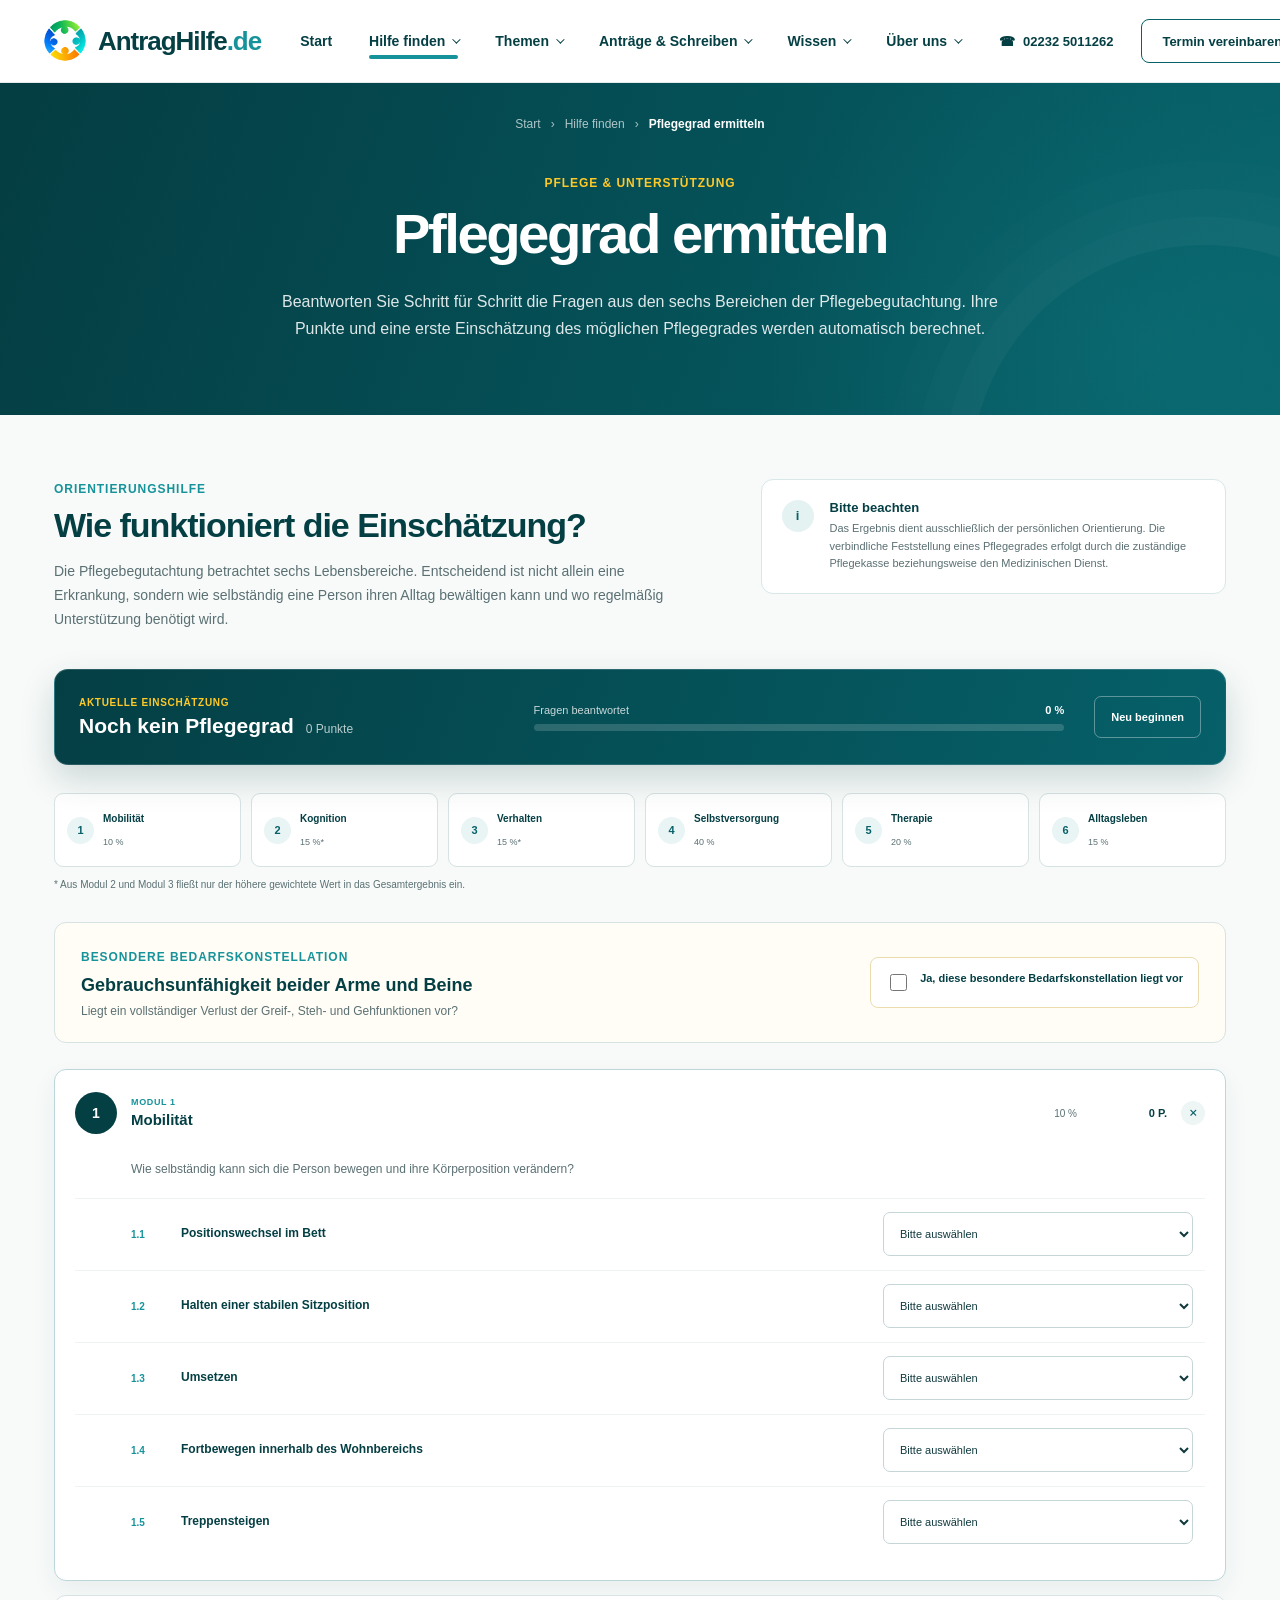
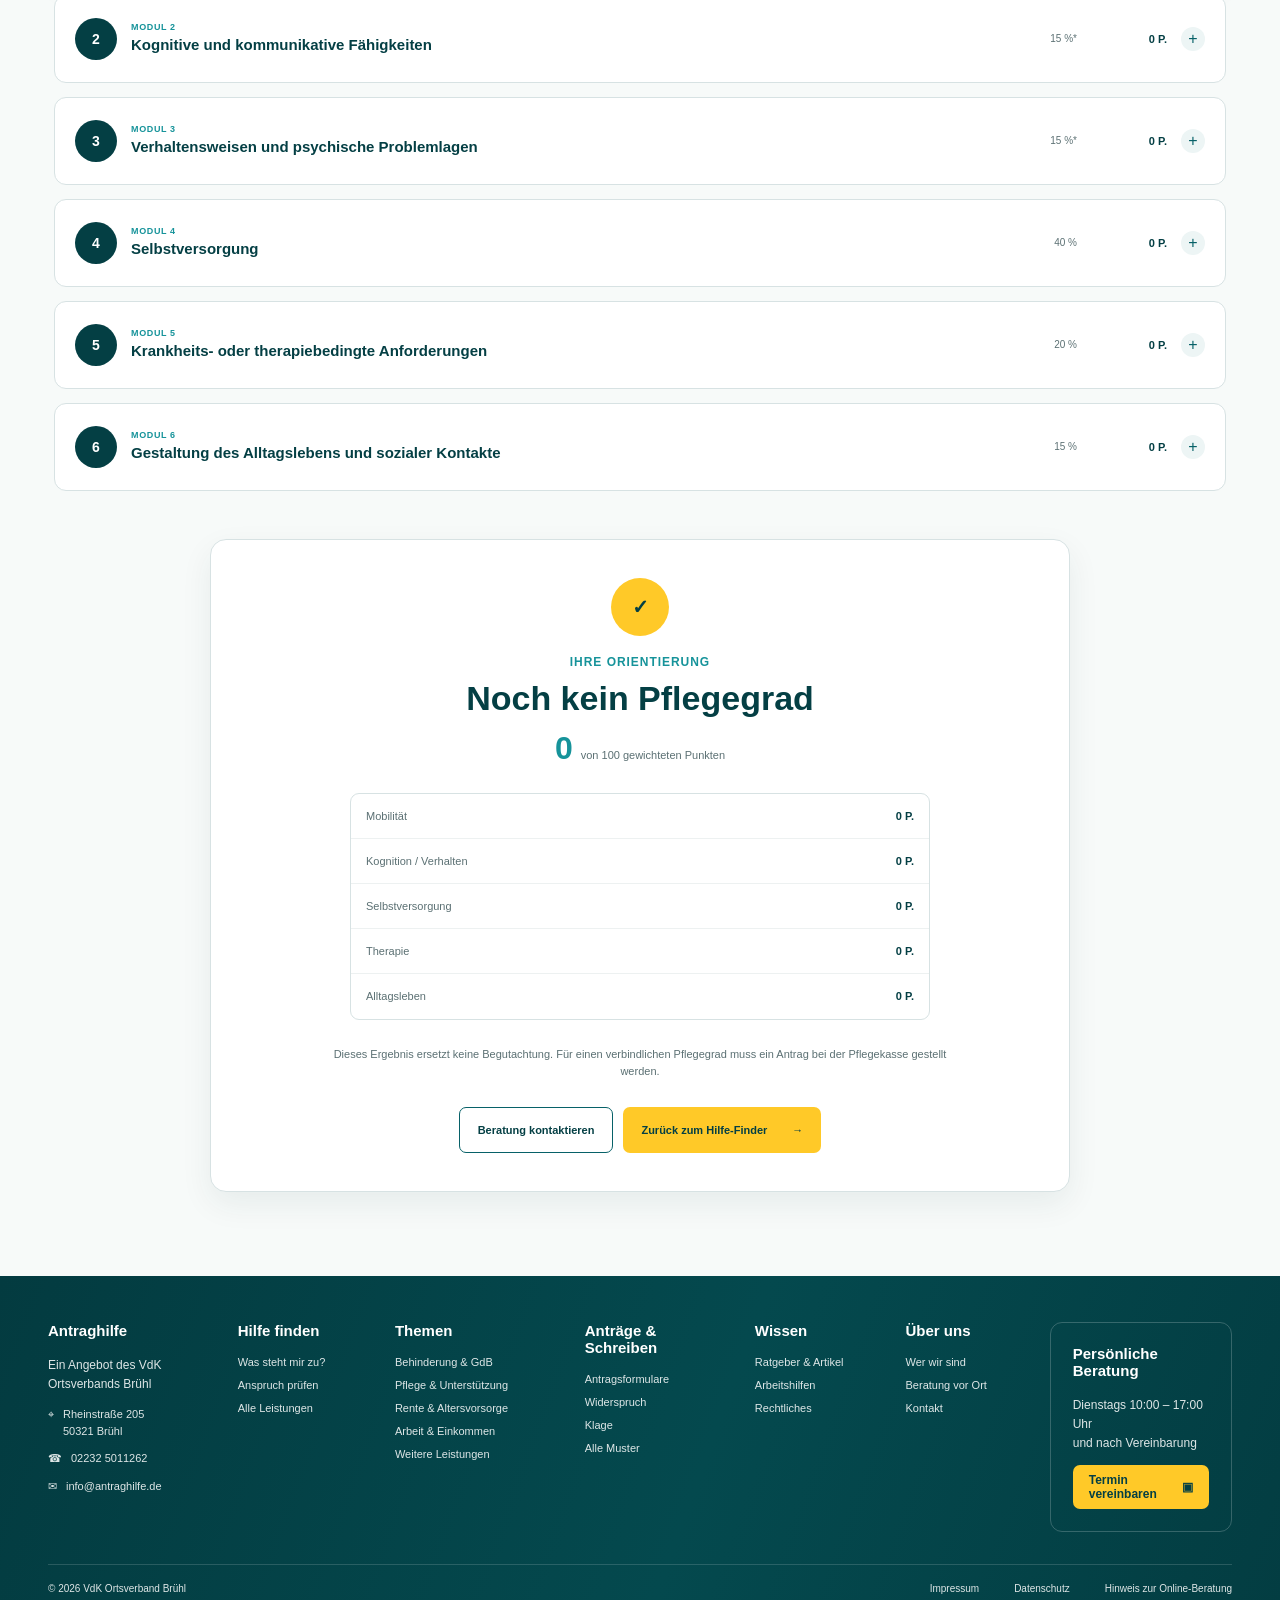
<file: pflegegrad-ermittlung.html>
<!DOCTYPE html>
<html lang="de">

<head>

    <meta charset="UTF-8">

    <meta
        name="viewport"
        content="width=device-width, initial-scale=1.0"
    >

    <title>
        Pflegegrad ermitteln | AntragHilfe.de
    </title>

    <link
        rel="icon"
        type="image/png"
        href="/pictures/AntragLogo.png"
    >

    <link
        rel="apple-touch-icon"
        href="/pictures/AntragLogo.png"
    >

    <link
        rel="stylesheet"
        href="style.css"
    >

</head>


<body>


<!-- =========================================================
     HEADER
========================================================= -->

<header class="site-header">

    <nav class="navbar">

        <a
            href="index.html"
            class="brand"
        >

            <div class="brand-logo-wrap">

                <img
                    src="/pictures/AntragLogo.png"
                    alt="AntragHilfe.de Logo"
                    class="brand-logo"
                >

            </div>

            <div class="brand-name">

                <span class="brand-main">
                    AntragHilfe
                </span>

                <span class="brand-de">
                    .de
                </span>

            </div>

        </a>


        <div class="nav-links">

            <a
                href="index.html"
                class="nav-link"
            >
                Start
            </a>

            <a
                href="index.html#hilfe"
                class="nav-link current"
            >
                Hilfe finden
                <span class="nav-chevron"></span>
            </a>

            <a
                href="#"
                class="nav-link"
            >
                Themen
                <span class="nav-chevron"></span>
            </a>

            <a
                href="#"
                class="nav-link"
            >
                Anträge &amp; Schreiben
                <span class="nav-chevron"></span>
            </a>

            <a
                href="#"
                class="nav-link"
            >
                Wissen
                <span class="nav-chevron"></span>
            </a>

            <a
                href="#"
                class="nav-link"
            >
                Über uns
                <span class="nav-chevron"></span>
            </a>

        </div>


        <a
            href="tel:022325011262"
            class="nav-phone"
        >
            <span>☎</span>
            02232 5011262
        </a>


        <a
            href="kontakt.html#termin"
            class="nav-cta"
        >
            Termin vereinbaren
            <span>▣</span>
        </a>


        <button
            class="menu-button"
            type="button"
            aria-label="Navigation öffnen"
        >
            ☰
        </button>

    </nav>

</header>



<!-- =========================================================
     HERO
========================================================= -->

<section class="page-hero care-calculator-hero">

    <div class="page-hero-inner">

        <nav
            class="breadcrumb"
            aria-label="Brotkrümelnavigation"
        >

            <a href="index.html">
                Start
            </a>

            <span>›</span>

            <a href="index.html#hilfe">
                Hilfe finden
            </a>

            <span>›</span>

            <span aria-current="page">
                Pflegegrad ermitteln
            </span>

        </nav>


        <div class="page-hero-content">

            <span class="page-eyebrow">
                Pflege &amp; Unterstützung
            </span>

            <h1>
                Pflegegrad ermitteln
            </h1>

            <p>
                Beantworten Sie Schritt für Schritt die Fragen
                aus den sechs Bereichen der Pflegebegutachtung.
                Ihre Punkte und eine erste Einschätzung des
                möglichen Pflegegrades werden automatisch berechnet.
            </p>

        </div>

    </div>

</section>



<!-- =========================================================
     CALCULATOR
========================================================= -->

<main class="pflege-calculator">

    <div class="pflege-calculator-inner">


        <!-- =====================================================
             INTRO
        ====================================================== -->

        <section class="pflege-intro">

            <div>

                <span class="section-eyebrow">
                    Orientierungshilfe
                </span>

                <h2>
                    Wie funktioniert die Einschätzung?
                </h2>

                <p>
                    Die Pflegebegutachtung betrachtet sechs
                    Lebensbereiche. Entscheidend ist nicht allein
                    eine Erkrankung, sondern wie selbständig eine
                    Person ihren Alltag bewältigen kann und wo
                    regelmäßig Unterstützung benötigt wird.
                </p>

            </div>


            <aside class="pflege-notice">

                <div class="pflege-notice-icon">
                    i
                </div>

                <div>

                    <strong>
                        Bitte beachten
                    </strong>

                    <p>
                        Das Ergebnis dient ausschließlich der
                        persönlichen Orientierung. Die verbindliche
                        Feststellung eines Pflegegrades erfolgt durch
                        die zuständige Pflegekasse beziehungsweise
                        den Medizinischen Dienst.
                    </p>

                </div>

            </aside>

        </section>



        <!-- =====================================================
             STICKY RESULT
        ====================================================== -->

        <section
            class="pflege-result-bar"
            aria-live="polite"
        >

            <div class="pflege-result-main">

                <span class="pflege-result-label">
                    Aktuelle Einschätzung
                </span>

                <div class="pflege-grade-line">

                    <strong id="pflege-grade">
                        Noch keine Einstufung
                    </strong>

                    <span id="pflege-points">
                        0 Punkte
                    </span>

                </div>

            </div>


            <div class="pflege-result-progress">

                <div class="pflege-result-progress-head">

                    <span>
                        Fragen beantwortet
                    </span>

                    <strong id="answer-progress-label">
                        0 %
                    </strong>

                </div>

                <div class="pflege-progress-track">

                    <div
                        class="pflege-progress-fill"
                        id="answer-progress"
                    ></div>

                </div>

            </div>


            <button
                type="button"
                class="pflege-reset-button"
                id="pflege-reset"
            >
                Neu beginnen
            </button>

        </section>



        <!-- =====================================================
             MODULE SUMMARY
        ====================================================== -->

        <div class="pflege-module-overview">

            <div class="pflege-module-pill">
                <strong>1</strong>
                <span>Mobilität</span>
                <small>10 %</small>
            </div>

            <div class="pflege-module-pill">
                <strong>2</strong>
                <span>Kognition</span>
                <small>15 %*</small>
            </div>

            <div class="pflege-module-pill">
                <strong>3</strong>
                <span>Verhalten</span>
                <small>15 %*</small>
            </div>

            <div class="pflege-module-pill">
                <strong>4</strong>
                <span>Selbstversorgung</span>
                <small>40 %</small>
            </div>

            <div class="pflege-module-pill">
                <strong>5</strong>
                <span>Therapie</span>
                <small>20 %</small>
            </div>

            <div class="pflege-module-pill">
                <strong>6</strong>
                <span>Alltagsleben</span>
                <small>15 %</small>
            </div>

        </div>

        <p class="pflege-module-note">
            * Aus Modul 2 und Modul 3 fließt nur der höhere
            gewichtete Wert in das Gesamtergebnis ein.
        </p>



        <!-- =====================================================
             SPECIAL CONDITION
        ====================================================== -->

        <section class="pflege-special-condition">

            <div>

                <span class="section-eyebrow">
                    Besondere Bedarfskonstellation
                </span>

                <h2>
                    Gebrauchsunfähigkeit beider Arme und Beine
                </h2>

                <p>
                    Liegt ein vollständiger Verlust der Greif-,
                    Steh- und Gehfunktionen vor?
                </p>

            </div>


            <label class="pflege-special-toggle">

                <input
                    type="checkbox"
                    id="special-condition"
                >

                <span>
                    Ja, diese besondere Bedarfskonstellation liegt vor
                </span>

            </label>

        </section>



        <!-- =====================================================
             QUESTION MODULES ARE GENERATED HERE
        ====================================================== -->

        <section
            class="pflege-modules"
            id="pflege-modules"
        ></section>



        <!-- =====================================================
             FINAL RESULT
        ====================================================== -->

        <section class="pflege-final-result">

            <div class="pflege-final-icon">
                ✓
            </div>

            <span class="section-eyebrow">
                Ihre Orientierung
            </span>

            <h2 id="final-grade">
                Noch keine Einstufung
            </h2>

            <div class="pflege-final-score">
                <strong id="final-points">
                    0
                </strong>
                <span>
                    von 100 gewichteten Punkten
                </span>
            </div>


            <div
                class="pflege-score-breakdown"
                id="score-breakdown"
            ></div>


            <p>
                Dieses Ergebnis ersetzt keine Begutachtung.
                Für einen verbindlichen Pflegegrad muss ein Antrag
                bei der Pflegekasse gestellt werden.
            </p>


            <div class="pflege-final-actions">

                <a
                    href="kontakt.html"
                    class="pflege-final-secondary"
                >
                    Beratung kontaktieren
                </a>

                <a
                    href="index.html#hilfe"
                    class="pflege-final-primary"
                >
                    Zurück zum Hilfe-Finder
                    <span>→</span>
                </a>

            </div>

        </section>

    </div>

</main>



<!-- =========================================================
     FOOTER
========================================================= -->

<footer class="site-footer">

    <div class="footer-inner">

        <div class="footer-grid">


            <div class="footer-column">

                <h3>
                    Antraghilfe
                </h3>

                <p class="footer-description">
                    Ein Angebot des VdK
                    <br>
                    Ortsverbands Brühl
                </p>

                <div class="footer-contact-list">

                    <div class="footer-contact-item">

                        <span>⌖</span>

                        <span>
                            Rheinstraße 205
                            <br>
                            50321 Brühl
                        </span>

                    </div>

                    <a
                        href="tel:022325011262"
                        class="footer-contact-item"
                    >
                        <span>☎</span>
                        <span>02232 5011262</span>
                    </a>

                    <a
                        href="mailto:info@antraghilfe.de"
                        class="footer-contact-item"
                    >
                        <span>✉</span>
                        <span>info@antraghilfe.de</span>
                    </a>

                </div>

            </div>


            <div class="footer-column">

                <h3>
                    Hilfe finden
                </h3>

                <nav class="footer-links">

                    <a href="index.html#hilfe">
                        Was steht mir zu?
                    </a>

                    <a href="index.html#hilfe">
                        Anspruch prüfen
                    </a>

                    <a href="sozialleistungen.html">
                        Alle Leistungen
                    </a>

                </nav>

            </div>


            <div class="footer-column">

                <h3>
                    Themen
                </h3>

                <nav class="footer-links">

                    <a href="#">
                        Behinderung &amp; GdB
                    </a>

                    <a href="#">
                        Pflege &amp; Unterstützung
                    </a>

                    <a href="#">
                        Rente &amp; Altersvorsorge
                    </a>

                    <a href="#">
                        Arbeit &amp; Einkommen
                    </a>

                    <a href="#">
                        Weitere Leistungen
                    </a>

                </nav>

            </div>


            <div class="footer-column">

                <h3>
                    Anträge &amp; Schreiben
                </h3>

                <nav class="footer-links">

                    <a href="#">
                        Antragsformulare
                    </a>

                    <a href="#">
                        Widerspruch
                    </a>

                    <a href="#">
                        Klage
                    </a>

                    <a href="#">
                        Alle Muster
                    </a>

                </nav>

            </div>


            <div class="footer-column">

                <h3>
                    Wissen
                </h3>

                <nav class="footer-links">

                    <a href="#">
                        Ratgeber &amp; Artikel
                    </a>

                    <a href="#">
                        Arbeitshilfen
                    </a>

                    <a href="#">
                        Rechtliches
                    </a>

                </nav>

            </div>


            <div class="footer-column">

                <h3>
                    Über uns
                </h3>

                <nav class="footer-links">

                    <a href="#">
                        Wer wir sind
                    </a>

                    <a href="#">
                        Beratung vor Ort
                    </a>

                    <a href="kontakt.html">
                        Kontakt
                    </a>

                </nav>

            </div>


            <div class="footer-consultation">

                <h3>
                    Persönliche Beratung
                </h3>

                <p>
                    Dienstags 10:00 – 17:00 Uhr
                    <br>
                    und nach Vereinbarung
                </p>

                <a
                    href="kontakt.html#termin"
                    class="footer-consultation-button"
                >
                    <span>
                        Termin vereinbaren
                    </span>

                    <span>
                        ▣
                    </span>
                </a>

            </div>

        </div>


        <div class="footer-bottom">

            <div>
                © 2026 VdK Ortsverband Brühl
            </div>

            <nav class="footer-legal">

                <a href="#">
                    Impressum
                </a>

                <a href="#">
                    Datenschutz
                </a>

                <a href="#">
                    Hinweis zur Online-Beratung
                </a>

            </nav>

        </div>

    </div>

</footer>



<!-- =========================================================
     PFLEGEGRAD CALCULATOR
========================================================= -->

<script>

const MODULES = [

    /* =====================================================
       MODUL 1
    ===================================================== */

    {
        id: 1,
        title: "Mobilität",
        subtitle: "Wie selbständig kann sich die Person bewegen und ihre Körperposition verändern?",
        weight: "10 %",
        scale: "independence",
        questions: [
            "Positionswechsel im Bett",
            "Halten einer stabilen Sitzposition",
            "Umsetzen",
            "Fortbewegen innerhalb des Wohnbereichs",
            "Treppensteigen"
        ]
    },


    /* =====================================================
       MODUL 2
    ===================================================== */

    {
        id: 2,
        title: "Kognitive und kommunikative Fähigkeiten",
        subtitle: "Wie gut können Situationen erkannt, verstanden und Entscheidungen getroffen werden?",
        weight: "15 %*",
        scale: "cognitive",
        questions: [
            "Erkennen von Personen aus dem näheren Umfeld",
            "Örtliche Orientierung",
            "Zeitliche Orientierung",
            "Erinnern an wesentliche Ereignisse oder Beobachtungen",
            "Steuern von mehrschrittigen Alltagshandlungen",
            "Treffen von Entscheidungen im Alltag",
            "Verstehen von Sachverhalten und Informationen",
            "Erkennen von Risiken und Gefahren",
            "Mitteilen von elementaren Bedürfnissen",
            "Verstehen von Aufforderungen",
            "Beteiligen an einem Gespräch"
        ]
    },


    /* =====================================================
       MODUL 3
    ===================================================== */

    {
        id: 3,
        title: "Verhaltensweisen und psychische Problemlagen",
        subtitle: "Wie häufig ist aufgrund bestimmter Verhaltensweisen personelle Unterstützung erforderlich?",
        weight: "15 %*",
        scale: "frequency",
        questions: [
            "Motorisch geprägte Auffälligkeiten",
            "Nächtliche Unruhe",
            "Selbstschädigendes und autoaggressives Verhalten",
            "Beschädigen von Gegenständen",
            "Physisch aggressives Verhalten gegenüber anderen Personen",
            "Verbale Aggression",
            "Andere pflegerelevante vokale Auffälligkeiten",
            "Abwehr pflegerischer und anderer unterstützender Maßnahmen",
            "Wahnvorstellungen",
            "Ängste",
            "Antriebslosigkeit bei depressiver Stimmungslage",
            "Sozial inadäquate Verhaltensweisen",
            "Sonstige pflegerelevante inadäquate Verhaltensweisen"
        ]
    },


    /* =====================================================
       MODUL 4
    ===================================================== */

    {
        id: 4,
        title: "Selbstversorgung",
        subtitle: "Wie selbständig können Körperpflege, Essen, Trinken und Toilettengänge bewältigt werden?",
        weight: "40 %",
        scale: "selfcare",
        questions: [

            {
                name: "Waschen des vorderen Oberkörpers",
                scores: [0,1,2,3]
            },

            {
                name: "Körperpflege im Bereich des Kopfes",
                scores: [0,1,2,3]
            },

            {
                name: "Waschen des Intimbereichs",
                scores: [0,1,2,3]
            },

            {
                name: "Duschen und Baden einschließlich Waschen der Haare",
                scores: [0,1,2,3]
            },

            {
                name: "An- und Auskleiden des Oberkörpers",
                scores: [0,1,2,3]
            },

            {
                name: "An- und Auskleiden des Unterkörpers",
                scores: [0,1,2,3]
            },

            {
                name: "Mundgerechtes Zubereiten der Nahrung und Eingießen von Getränken",
                scores: [0,1,2,3]
            },

            {
                name: "Essen",
                scores: [0,3,6,9]
            },

            {
                name: "Trinken",
                scores: [0,2,4,6]
            },

            {
                name: "Benutzen einer Toilette oder eines Toilettenstuhls",
                scores: [0,2,4,6]
            },

            {
                name: "Bewältigen der Folgen einer Harninkontinenz / Umgang mit Dauerkatheter oder Urostoma",
                scores: [0,1,2,3]
            },

            {
                name: "Bewältigen der Folgen einer Stuhlinkontinenz / Umgang mit Stoma",
                scores: [0,1,2,3]
            },

            {
                name: "Ernährung parenteral oder über Sonde",
                special: "nutrition"
            }

        ]
    },


    /* =====================================================
       MODUL 5
    ===================================================== */

    {
        id: 5,
        title: "Krankheits- oder therapiebedingte Anforderungen",
        subtitle: "Wie häufig wird Unterstützung bei Medikamenten, Therapien oder medizinischen Maßnahmen benötigt?",
        weight: "20 %",
        scale: "therapy",
        questions: [
            "Medikation",
            "Injektionen",
            "Versorgung intravenöser Zugänge (z. B. Port)",
            "Absaugen und Sauerstoffgabe",
            "Einreibungen sowie Kälte- und Wärmeanwendungen",
            "Messung und Deutung von Körperzuständen",
            "Körpernahe Hilfsmittel",
            "Verbandswechsel und Wundversorgung",
            "Versorgung bei Stoma",
            "Regelmäßige Einmalkatheterisierung und Nutzung von Abführmethoden",
            "Therapiemaßnahmen in häuslicher Umgebung",
            "Zeit- und technikintensive Maßnahmen in häuslicher Umgebung",
            "Arztbesuche",
            "Besuche anderer medizinischer oder therapeutischer Einrichtungen bis zu drei Stunden",
            "Zeitlich ausgedehnte Besuche medizinischer oder therapeutischer Einrichtungen länger als drei Stunden",
            "Einhaltung einer Diät oder anderer krankheits- oder therapiebedingter Verhaltensvorschriften"
        ]
    },


    /* =====================================================
       MODUL 6
    ===================================================== */

    {
        id: 6,
        title: "Gestaltung des Alltagslebens und sozialer Kontakte",
        subtitle: "Wie selbständig kann der Alltag geplant, gestaltet und sozialer Kontakt gepflegt werden?",
        weight: "15 %",
        scale: "independence",
        questions: [
            "Gestaltung des Tagesablaufs und Anpassung an Veränderungen",
            "Ruhen und Schlafen",
            "Sich beschäftigen",
            "Vornehmen von in die Zukunft gerichteten Planungen",
            "Interaktion mit Personen im direkten Kontakt",
            "Kontaktpflege zu Personen außerhalb des direkten Umfeldes"
        ]
    }

];



/* =========================================================
   OPTION DEFINITIONS
========================================================= */

const INDEPENDENCE_OPTIONS = [
    ["", "Bitte auswählen"],
    ["0", "Selbständig"],
    ["1", "Überwiegend selbständig"],
    ["2", "Überwiegend unselbständig"],
    ["3", "Unselbständig"]
];


const COGNITIVE_OPTIONS = [
    ["", "Bitte auswählen"],
    ["0", "Fähigkeit vorhanden"],
    ["1", "Fähigkeit größtenteils vorhanden"],
    ["2", "Fähigkeit in geringem Maße vorhanden"],
    ["3", "Fähigkeit nicht vorhanden"]
];


const FREQUENCY_OPTIONS = [
    ["", "Bitte auswählen"],
    ["0", "Nie oder sehr selten"],
    ["1", "Selten"],
    ["3", "Häufig"],
    ["5", "Täglich"]
];



/* =========================================================
   CREATE SELECT
========================================================= */

function createSelect(options, moduleId, questionIndex) {

    const select =
        document.createElement("select");


    select.dataset.module =
        moduleId;

    select.dataset.question =
        questionIndex;


    options.forEach(option => {

        const element =
            document.createElement("option");

        element.value =
            option[0];

        element.textContent =
            option[1];

        select.appendChild(element);

    });


    select.addEventListener(
        "change",
        calculateEverything
    );


    return select;

}



/* =========================================================
   STANDARD QUESTION
========================================================= */

function createStandardQuestion(
    module,
    question,
    index
) {

    const row =
        document.createElement("div");

    row.className =
        "pflege-question";


    const text =
        document.createElement("div");

    text.className =
        "pflege-question-text";


    const number =
        document.createElement("span");

    number.className =
        "pflege-question-number";

    number.textContent =
        `${module.id}.${index + 1}`;


    const title =
        document.createElement("strong");

    title.textContent =
        typeof question === "string"
            ? question
            : question.name;


    text.append(
        number,
        title
    );


    let select;


    if (
        module.scale === "independence"
    ) {

        select =
            createSelect(
                INDEPENDENCE_OPTIONS,
                module.id,
                index
            );

    }


    if (
        module.scale === "cognitive"
    ) {

        select =
            createSelect(
                COGNITIVE_OPTIONS,
                module.id,
                index
            );

    }


    if (
        module.scale === "frequency"
    ) {

        select =
            createSelect(
                FREQUENCY_OPTIONS,
                module.id,
                index
            );

    }


    if (
        module.scale === "selfcare"
    ) {

        if (question.special === "nutrition") {

            select =
                createSelect(
                    [
                        ["", "Bitte auswählen"],
                        ["0", "Entfällt / selbständig / nicht täglich"],
                        ["6", "Täglich zusätzlich zur oralen Ernährung"],
                        ["3", "Ausschließlich oder nahezu ausschließlich"]
                    ],
                    module.id,
                    index
                );

        } else {

            select =
                createSelect(
                    [
                        ["", "Bitte auswählen"],
                        [question.scores[0], "Selbständig"],
                        [question.scores[1], "Überwiegend selbständig"],
                        [question.scores[2], "Überwiegend unselbständig"],
                        [question.scores[3], "Unselbständig"]
                    ],
                    module.id,
                    index
                );

        }

    }


    const inputWrap =
        document.createElement("div");

    inputWrap.className =
        "pflege-question-control";

    inputWrap.appendChild(select);


    row.append(
        text,
        inputWrap
    );


    return row;

}



/* =========================================================
   THERAPY QUESTION
========================================================= */

function createTherapyQuestion(
    module,
    question,
    index
) {

    const row =
        document.createElement("div");

    row.className =
        "pflege-question therapy-question";


    const text =
        document.createElement("div");

    text.className =
        "pflege-question-text";


    const number =
        document.createElement("span");

    number.className =
        "pflege-question-number";

    number.textContent =
        `5.${index + 1}`;


    const title =
        document.createElement("strong");

    title.textContent =
        question;


    text.append(
        number,
        title
    );



    /* 5.16 */

    if (index === 15) {

        const select =
            createSelect(
                INDEPENDENCE_OPTIONS,
                5,
                index
            );

        select.classList.add(
            "therapy-independence"
        );

        const wrap =
            document.createElement("div");

        wrap.className =
            "pflege-question-control";

        wrap.appendChild(select);


        row.append(
            text,
            wrap
        );


        return row;

    }



    const controls =
        document.createElement("div");

    controls.className =
        "therapy-frequency-controls";


    const unit =
        document.createElement("select");

    unit.dataset.module =
        "5";

    unit.dataset.question =
        index;

    unit.className =
        "therapy-unit";


    [
        ["", "Bitte auswählen"],
        ["none", "Entfällt / selbständig"],
        ["day", "pro Tag"],
        ["week", "pro Woche"],
        ["month", "pro Monat"]
    ].forEach(option => {

        const item =
            document.createElement("option");

        item.value =
            option[0];

        item.textContent =
            option[1];

        unit.appendChild(item);

    });



    const amount =
        document.createElement("input");

    amount.type =
        "number";

    amount.min =
        "0";

    amount.step =
        "1";

    amount.placeholder =
        "Anzahl";

    amount.dataset.module =
        "5";

    amount.dataset.question =
        index;

    amount.className =
        "therapy-amount";

    amount.disabled =
        true;



    unit.addEventListener(
        "change",
        () => {

            const needsAmount =
                ["day", "week", "month"]
                    .includes(unit.value);


            amount.disabled =
                !needsAmount;


            if (!needsAmount) {
                amount.value = "";
            }


            calculateEverything();

        }
    );


    amount.addEventListener(
        "input",
        calculateEverything
    );


    controls.append(
        unit,
        amount
    );


    row.append(
        text,
        controls
    );


    return row;

}



/* =========================================================
   RENDER MODULES
========================================================= */

function renderModules() {

    const container =
        document.getElementById(
            "pflege-modules"
        );


    MODULES.forEach(
        (module, moduleIndex) => {


            const details =
                document.createElement("details");

            details.className =
                "pflege-module-card";

            details.dataset.module =
                module.id;


            if (moduleIndex === 0) {
                details.open = true;
            }



            const summary =
                document.createElement("summary");


            summary.innerHTML = `

                <div class="pflege-module-number">
                    ${module.id}
                </div>

                <div class="pflege-module-title">

                    <span>
                        Modul ${module.id}
                    </span>

                    <strong>
                        ${module.title}
                    </strong>

                </div>

                <div class="pflege-module-weight">
                    ${module.weight}
                </div>

                <div
                    class="pflege-module-score"
                    id="module-score-${module.id}"
                >
                    0 Punkte
                </div>

                <span class="pflege-module-chevron">
                    +
                </span>

            `;


            const content =
                document.createElement("div");

            content.className =
                "pflege-module-content";


            const intro =
                document.createElement("p");

            intro.className =
                "pflege-module-description";

            intro.textContent =
                module.subtitle;


            content.appendChild(intro);



            module.questions.forEach(
                (question, questionIndex) => {

                    const row =
                        module.scale === "therapy"
                            ? createTherapyQuestion(
                                module,
                                question,
                                questionIndex
                            )
                            : createStandardQuestion(
                                module,
                                question,
                                questionIndex
                            );


                    content.appendChild(row);

                }
            );


            details.append(
                summary,
                content
            );


            container.appendChild(
                details
            );

        }
    );

}



/* =========================================================
   READ STANDARD MODULE
========================================================= */

function standardRawScore(moduleId) {

    const selects =
        document.querySelectorAll(
            `select[data-module="${moduleId}"]`
        );


    let total = 0;


    selects.forEach(select => {

        if (select.value !== "") {

            total +=
                Number(select.value);

        }

    });


    return total;

}



/* =========================================================
   MODULE 5
========================================================= */

function getTherapyFrequency(index) {

    const unit =
        document.querySelector(
            `.therapy-unit[data-question="${index}"]`
        );


    const amount =
        document.querySelector(
            `.therapy-amount[data-question="${index}"]`
        );


    if (
        !unit ||
        !unit.value ||
        unit.value === "none"
    ) {

        return {
            selected: !!unit?.value,
            daily: 0,
            monthly: 0
        };

    }


    const value =
        Math.max(
            0,
            Number(amount.value || 0)
        );


    if (unit.value === "day") {

        return {
            selected: true,
            daily: value,
            monthly: value * 30
        };

    }


    if (unit.value === "week") {

        return {
            selected: true,
            daily: value / 7,
            monthly: value * 4.3
        };

    }


    return {
        selected: true,
        daily: value / 30,
        monthly: value
    };

}



function therapyRawScore() {

    /* 5.1 - 5.7 */

    let dailyA = 0;


    for (
        let i = 0;
        i <= 6;
        i++
    ) {

        dailyA +=
            getTherapyFrequency(i).daily;

    }


    let scoreA = 0;


    if (dailyA >= 1 && dailyA <= 3) {

        scoreA = 1;

    } else if (
        dailyA > 3 &&
        dailyA <= 8
    ) {

        scoreA = 2;

    } else if (
        dailyA > 8
    ) {

        scoreA = 3;

    }



    /* 5.8 - 5.11 */

    let dailyB = 0;


    for (
        let i = 7;
        i <= 10;
        i++
    ) {

        dailyB +=
            getTherapyFrequency(i).daily;

    }


    let scoreB = 0;


    if (
        dailyB >= (1 / 7) &&
        dailyB < 1
    ) {

        scoreB = 1;

    } else if (
        dailyB >= 1 &&
        dailyB < 3
    ) {

        scoreB = 2;

    } else if (
        dailyB >= 3
    ) {

        scoreB = 3;

    }



    /* 5.12 - 5.15 */

    let monthlyC = 0;


    for (
        let i = 11;
        i <= 14;
        i++
    ) {

        const frequency =
            getTherapyFrequency(i);


        const factor =
            (i === 11 || i === 14)
                ? 2
                : 1;


        monthlyC +=
            frequency.monthly * factor;

    }


    let scoreC = 0;


    if (monthlyC >= 4.3 &&
        monthlyC < 8.6) {

        scoreC = 1;

    } else if (
        monthlyC >= 8.6 &&
        monthlyC < 12.9
    ) {

        scoreC = 2;

    } else if (
        monthlyC >= 12.9 &&
        monthlyC < 60
    ) {

        scoreC = 3;

    } else if (
        monthlyC >= 60
    ) {

        scoreC = 6;

    }



    /* 5.16 */

    const diet =
        document.querySelector(
            '.therapy-independence'
        );


    const scoreD =
        diet && diet.value !== ""
            ? Number(diet.value)
            : 0;


    return (
        scoreA +
        scoreB +
        scoreC +
        scoreD
    );

}



/* =========================================================
   WEIGHT MODULES
========================================================= */

function weightModule1(raw) {

    if (raw <= 1) return 0;
    if (raw <= 3) return 2.5;
    if (raw <= 5) return 5;
    if (raw <= 9) return 7.5;

    return 10;

}


function weightModule2(raw) {

    if (raw <= 1) return 0;
    if (raw <= 5) return 3.75;
    if (raw <= 10) return 7.5;
    if (raw <= 16) return 11.25;

    return 15;

}


function weightModule3(raw) {

    if (raw === 0) return 0;
    if (raw <= 2) return 3.75;
    if (raw <= 4) return 7.5;
    if (raw <= 6) return 11.25;

    return 15;

}


function weightModule4(raw) {

    if (raw <= 2) return 0;
    if (raw <= 7) return 10;
    if (raw <= 18) return 20;
    if (raw <= 36) return 30;

    return 40;

}


function weightModule5(raw) {

    if (raw === 0) return 0;
    if (raw === 1) return 5;
    if (raw <= 3) return 10;
    if (raw <= 5) return 15;

    return 20;

}


function weightModule6(raw) {

    if (raw === 0) return 0;
    if (raw <= 3) return 3.75;
    if (raw <= 6) return 7.5;
    if (raw <= 11) return 11.25;

    return 15;

}



/* =========================================================
   DETERMINE GRADE
========================================================= */

function determineGrade(
    score,
    special
) {

    if (special) {

        return {
            grade: 5,
            label: "Pflegegrad 5"
        };

    }


    if (score < 12.5) {

        return {
            grade: 0,
            label: "Noch kein Pflegegrad"
        };

    }


    if (score < 27) {

        return {
            grade: 1,
            label: "Pflegegrad 1"
        };

    }


    if (score < 47.5) {

        return {
            grade: 2,
            label: "Pflegegrad 2"
        };

    }


    if (score < 70) {

        return {
            grade: 3,
            label: "Pflegegrad 3"
        };

    }


    if (score < 90) {

        return {
            grade: 4,
            label: "Pflegegrad 4"
        };

    }


    return {
        grade: 5,
        label: "Pflegegrad 5"
    };

}



/* =========================================================
   ANSWER PROGRESS
========================================================= */

function calculateProgress() {

    let answered = 0;
    let total = 0;


    /* modules 1,2,3,4,6 */

    [
        1,
        2,
        3,
        4,
        6
    ].forEach(moduleId => {

        document
            .querySelectorAll(
                `select[data-module="${moduleId}"]`
            )
            .forEach(select => {

                total++;

                if (select.value !== "") {
                    answered++;
                }

            });

    });



    /* module 5 */

    for (
        let i = 0;
        i <= 14;
        i++
    ) {

        total++;

        const unit =
            document.querySelector(
                `.therapy-unit[data-question="${i}"]`
            );


        if (unit && unit.value !== "") {

            answered++;

        }

    }


    total++;


    const diet =
        document.querySelector(
            ".therapy-independence"
        );


    if (
        diet &&
        diet.value !== ""
    ) {

        answered++;

    }


    return {
        answered,
        total,
        percent:
            Math.round(
                answered / total * 100
            )
    };

}



/* =========================================================
   CALCULATE
========================================================= */

function calculateEverything() {

    const raw1 =
        standardRawScore(1);

    const raw2 =
        standardRawScore(2);

    const raw3 =
        standardRawScore(3);

    const raw4 =
        standardRawScore(4);

    const raw5 =
        therapyRawScore();

    const raw6 =
        standardRawScore(6);



    const weighted1 =
        weightModule1(raw1);

    const weighted2 =
        weightModule2(raw2);

    const weighted3 =
        weightModule3(raw3);

    const weighted4 =
        weightModule4(raw4);

    const weighted5 =
        weightModule5(raw5);

    const weighted6 =
        weightModule6(raw6);



    const cognitiveBehaviour =
        Math.max(
            weighted2,
            weighted3
        );


    let total =
        weighted1 +
        cognitiveBehaviour +
        weighted4 +
        weighted5 +
        weighted6;


    total =
        Math.round(total * 100) / 100;



    const special =
        document
            .getElementById(
                "special-condition"
            )
            .checked;


    const result =
        determineGrade(
            total,
            special
        );



    /* top result */

    document
        .getElementById(
            "pflege-grade"
        )
        .textContent =
            result.label;


    document
        .getElementById(
            "pflege-points"
        )
        .textContent =
            `${formatPoints(total)} Punkte`;



    /* bottom result */

    document
        .getElementById(
            "final-grade"
        )
        .textContent =
            result.label;


    document
        .getElementById(
            "final-points"
        )
        .textContent =
            formatPoints(total);



    /* module labels */

    const moduleScores = {

        1: weighted1,

        2: weighted2,

        3: weighted3,

        4: weighted4,

        5: weighted5,

        6: weighted6

    };


    Object.entries(
        moduleScores
    ).forEach(([id, value]) => {

        document
            .getElementById(
                `module-score-${id}`
            )
            .textContent =
                `${formatPoints(value)} P.`;

    });



    /* progress */

    const progress =
        calculateProgress();


    document
        .getElementById(
            "answer-progress"
        )
        .style.width =
            `${progress.percent}%`;


    document
        .getElementById(
            "answer-progress-label"
        )
        .textContent =
            `${progress.percent} %`;



    /* breakdown */

    renderBreakdown(
        weighted1,
        weighted2,
        weighted3,
        weighted4,
        weighted5,
        weighted6
    );

}



/* =========================================================
   FORMAT
========================================================= */

function formatPoints(value) {

    return value
        .toLocaleString(
            "de-DE",
            {
                maximumFractionDigits: 2
            }
        );

}



/* =========================================================
   BREAKDOWN
========================================================= */

function renderBreakdown(
    m1,
    m2,
    m3,
    m4,
    m5,
    m6
) {

    const container =
        document.getElementById(
            "score-breakdown"
        );


    container.innerHTML = "";


    const rows = [

        ["Mobilität", m1],

        [
            "Kognition / Verhalten",
            Math.max(m2, m3)
        ],

        ["Selbstversorgung", m4],

        ["Therapie", m5],

        ["Alltagsleben", m6]

    ];


    rows.forEach(row => {

        const element =
            document.createElement("div");

        element.className =
            "pflege-breakdown-row";


        element.innerHTML = `

            <span>
                ${row[0]}
            </span>

            <strong>
                ${formatPoints(row[1])} P.
            </strong>

        `;


        container.appendChild(
            element
        );

    });

}



/* =========================================================
   RESET
========================================================= */

function resetCalculator() {

    document
        .querySelectorAll(
            ".pflege-calculator select"
        )
        .forEach(select => {

            select.value = "";

        });


    document
        .querySelectorAll(
            ".therapy-amount"
        )
        .forEach(input => {

            input.value = "";

            input.disabled = true;

        });


    document
        .getElementById(
            "special-condition"
        )
        .checked = false;


    calculateEverything();


    window.scrollTo({
        top:
            document
                .querySelector(
                    ".pflege-calculator"
                )
                .offsetTop - 80,

        behavior:
            "smooth"
    });

}



/* =========================================================
   INIT
========================================================= */

renderModules();


document
    .getElementById(
        "special-condition"
    )
    .addEventListener(
        "change",
        calculateEverything
    );


document
    .getElementById(
        "pflege-reset"
    )
    .addEventListener(
        "click",
        resetCalculator
    );


calculateEverything();

</script>


</body>

</html>
</file>
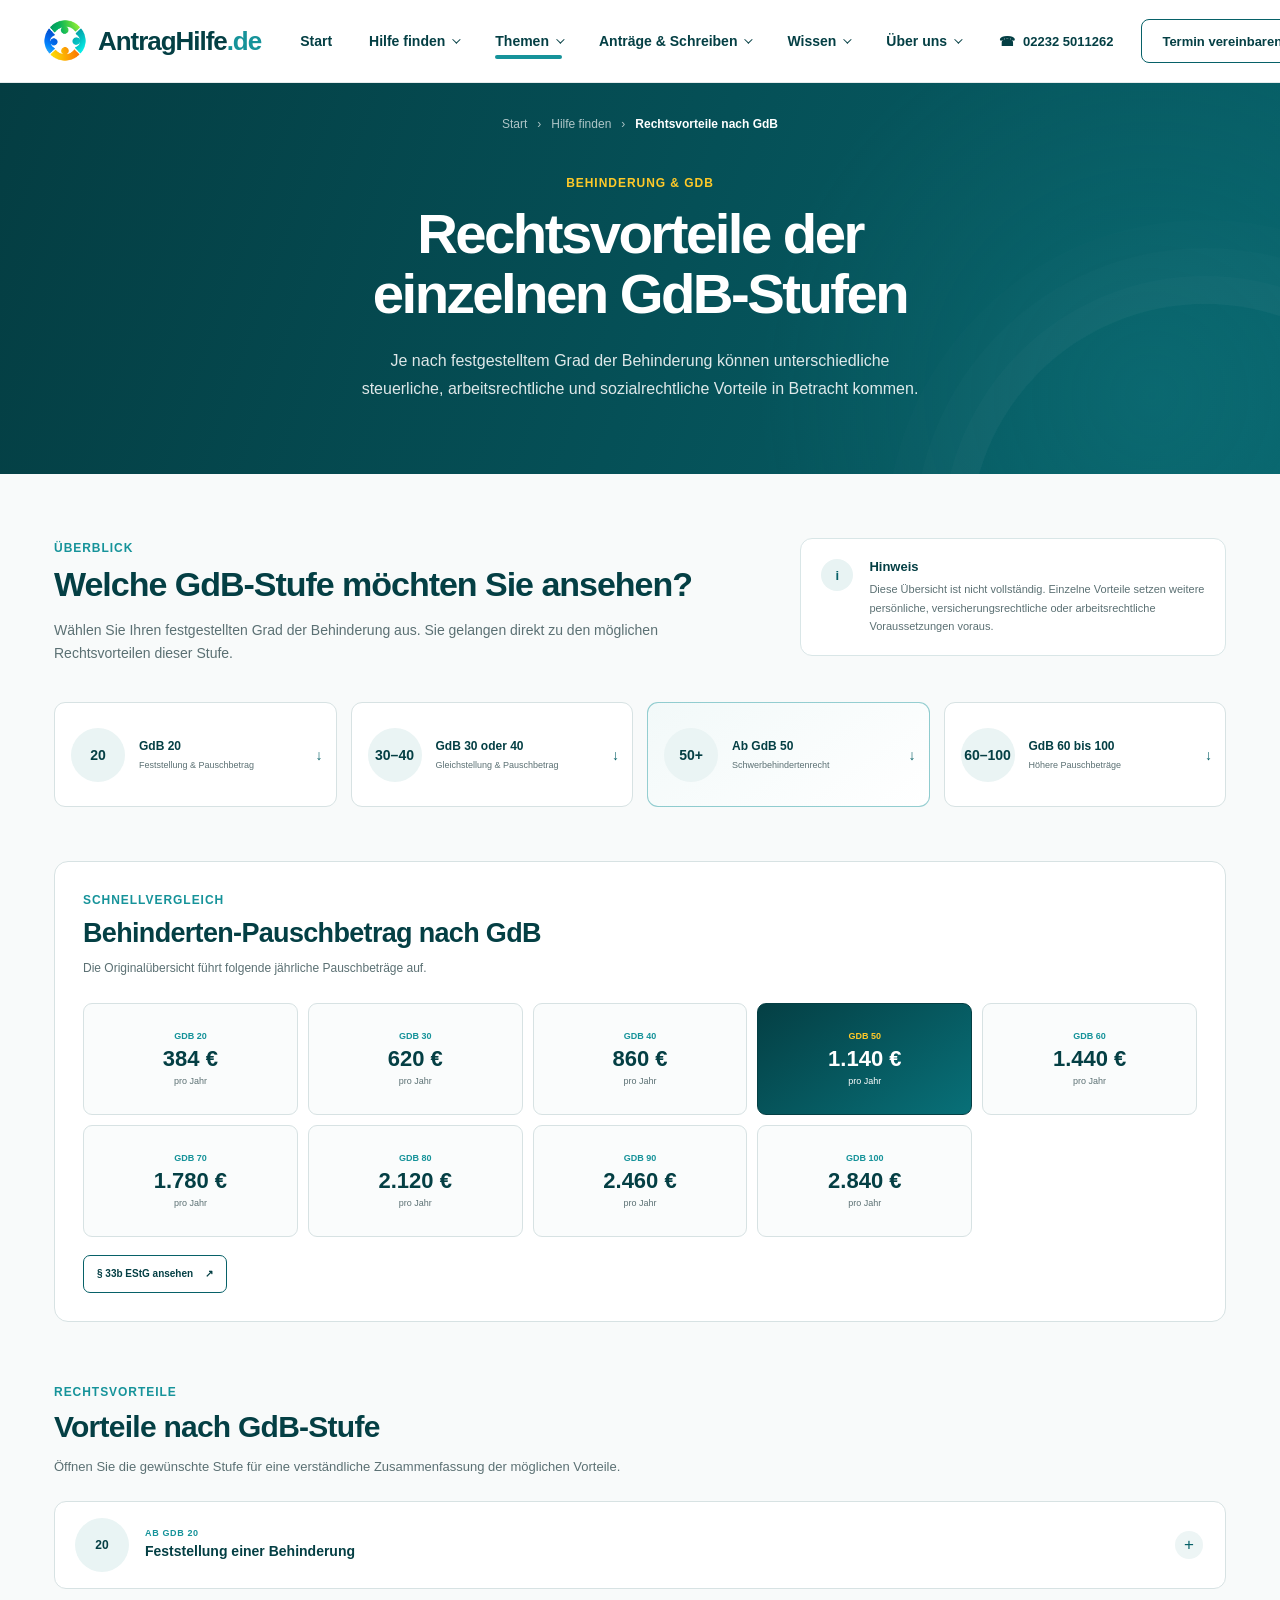
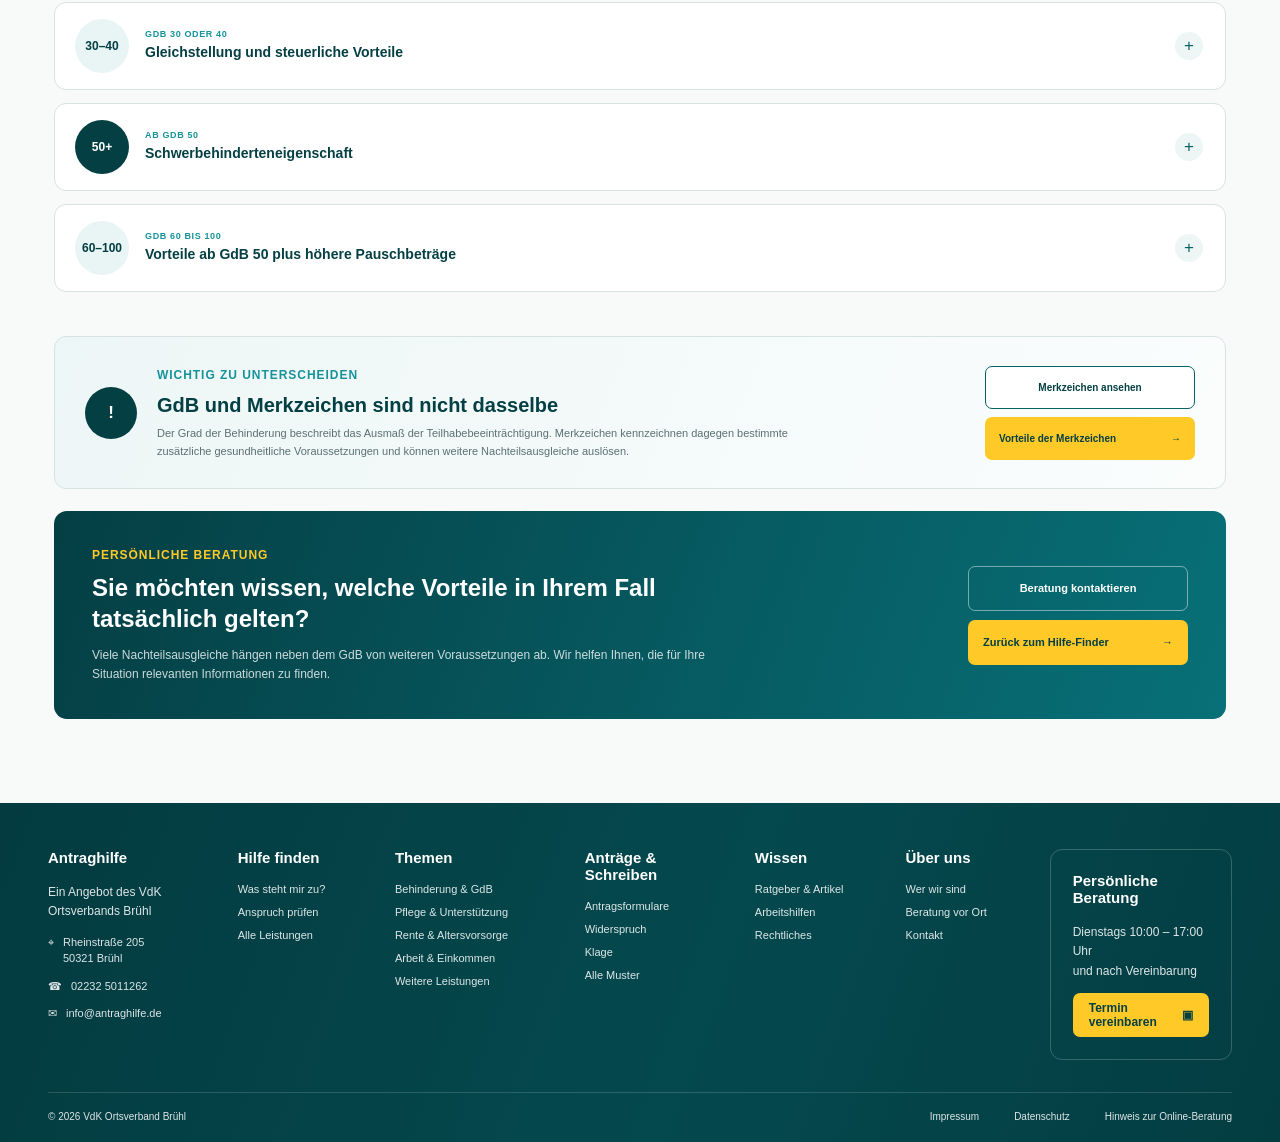
<file: rechtsvorteile-gdb.html>
<!DOCTYPE html>
<html lang="de">

<head>

    <meta charset="UTF-8">

    <meta
        name="viewport"
        content="width=device-width, initial-scale=1.0"
    >

    <title>
        Rechtsvorteile nach GdB | AntragHilfe.de
    </title>

    <meta
        name="description"
        content="Übersicht über mögliche Rechtsvorteile bei verschiedenen Graden der Behinderung."
    >

    <link
        rel="icon"
        type="image/png"
        href="/pictures/AntragLogo.png"
    >

    <link
        rel="apple-touch-icon"
        href="/pictures/AntragLogo.png"
    >

    <link
        rel="stylesheet"
        href="style.css"
    >

</head>


<body>


<!-- =========================================================
     HEADER
========================================================= -->

<header class="site-header">

    <nav class="navbar">

        <a
            href="index.html"
            class="brand"
        >

            <div class="brand-logo-wrap">

                <img
                    src="/pictures/AntragLogo.png"
                    alt="AntragHilfe.de Logo"
                    class="brand-logo"
                >

            </div>


            <div class="brand-name">

                <span class="brand-main">
                    AntragHilfe
                </span>

                <span class="brand-de">
                    .de
                </span>

            </div>

        </a>



        <div class="nav-links">

            <a
                href="index.html"
                class="nav-link"
            >
                Start
            </a>


            <a
                href="index.html#hilfe"
                class="nav-link"
            >
                Hilfe finden
                <span class="nav-chevron"></span>
            </a>


            <a
                href="index.html#themen"
                class="nav-link current"
            >
                Themen
                <span class="nav-chevron"></span>
            </a>


            <a
                href="index.html#antraege"
                class="nav-link"
            >
                Anträge &amp; Schreiben
                <span class="nav-chevron"></span>
            </a>


            <a
                href="index.html#wissen"
                class="nav-link"
            >
                Wissen
                <span class="nav-chevron"></span>
            </a>


            <a
                href="index.html#ueber-uns"
                class="nav-link"
            >
                Über uns
                <span class="nav-chevron"></span>
            </a>

        </div>



        <a
            href="tel:022325011262"
            class="nav-phone"
        >
            <span>☎</span>
            02232 5011262
        </a>



        <a
            href="kontakt.html#termin"
            class="nav-cta"
        >
            Termin vereinbaren
            <span>▣</span>
        </a>



        <button
            class="menu-button"
            type="button"
            aria-label="Navigation öffnen"
        >
            ☰
        </button>

    </nav>

</header>



<!-- =========================================================
     HERO
========================================================= -->

<section class="page-hero">

    <div class="page-hero-inner">

        <nav
            class="breadcrumb"
            aria-label="Brotkrümelnavigation"
        >

            <a href="index.html">
                Start
            </a>

            <span>›</span>

            <a href="index.html#hilfe">
                Hilfe finden
            </a>

            <span>›</span>

            <span aria-current="page">
                Rechtsvorteile nach GdB
            </span>

        </nav>


        <div class="page-hero-content">

            <span class="page-eyebrow">
                Behinderung &amp; GdB
            </span>


            <h1>
                Rechtsvorteile der
                einzelnen GdB-Stufen
            </h1>


            <p>
                Je nach festgestelltem Grad der Behinderung
                können unterschiedliche steuerliche,
                arbeitsrechtliche und sozialrechtliche Vorteile
                in Betracht kommen.
            </p>

        </div>

    </div>

</section>



<!-- =========================================================
     MAIN
========================================================= -->

<main class="gdbv-page">

    <div class="gdbv-inner">


        <!-- =====================================================
             INTRO
        ====================================================== -->

        <section class="gdbv-intro">

            <div>

                <span class="section-eyebrow">
                    Überblick
                </span>

                <h2>
                    Welche GdB-Stufe möchten Sie ansehen?
                </h2>

                <p>
                    Wählen Sie Ihren festgestellten Grad der Behinderung
                    aus. Sie gelangen direkt zu den möglichen
                    Rechtsvorteilen dieser Stufe.
                </p>

            </div>


            <aside class="gdbv-notice">

                <div class="gdbv-notice-icon">
                    i
                </div>

                <div>

                    <strong>
                        Hinweis
                    </strong>

                    <p>
                        Diese Übersicht ist nicht vollständig.
                        Einzelne Vorteile setzen weitere persönliche,
                        versicherungsrechtliche oder arbeitsrechtliche
                        Voraussetzungen voraus.
                    </p>

                </div>

            </aside>

        </section>



        <!-- =====================================================
             QUICK NAVIGATION
        ====================================================== -->

        <nav
            class="gdbv-quick-grid"
            aria-label="GdB-Stufe auswählen"
        >

            <a
                href="#gdb-20"
                class="gdbv-quick-card"
            >
                <span class="gdbv-grade">
                    20
                </span>

                <div>
                    <strong>GdB 20</strong>
                    <span>Feststellung &amp; Pauschbetrag</span>
                </div>

                <span class="gdbv-quick-arrow">
                    ↓
                </span>
            </a>


            <a
                href="#gdb-30-40"
                class="gdbv-quick-card"
            >
                <span class="gdbv-grade">
                    30–40
                </span>

                <div>
                    <strong>GdB 30 oder 40</strong>
                    <span>Gleichstellung &amp; Pauschbetrag</span>
                </div>

                <span class="gdbv-quick-arrow">
                    ↓
                </span>
            </a>


            <a
                href="#gdb-50"
                class="gdbv-quick-card gdbv-quick-card-highlight"
            >
                <span class="gdbv-grade">
                    50+
                </span>

                <div>
                    <strong>Ab GdB 50</strong>
                    <span>Schwerbehindertenrecht</span>
                </div>

                <span class="gdbv-quick-arrow">
                    ↓
                </span>
            </a>


            <a
                href="#gdb-60-100"
                class="gdbv-quick-card"
            >
                <span class="gdbv-grade">
                    60–100
                </span>

                <div>
                    <strong>GdB 60 bis 100</strong>
                    <span>Höhere Pauschbeträge</span>
                </div>

                <span class="gdbv-quick-arrow">
                    ↓
                </span>
            </a>

        </nav>



        <!-- =====================================================
             PAUSCHBETRÄGE
        ====================================================== -->

        <section class="gdbv-pausch-section">

            <div class="gdbv-section-heading">

                <span class="section-eyebrow">
                    Schnellvergleich
                </span>

                <h2>
                    Behinderten-Pauschbetrag nach GdB
                </h2>

                <p>
                    Die Originalübersicht führt folgende jährliche
                    Pauschbeträge auf.
                </p>

            </div>


            <div class="gdbv-pausch-grid">


                <div class="gdbv-pausch-card">

                    <span>GdB 20</span>

                    <strong>
                        384 €
                    </strong>

                    <small>
                        pro Jahr
                    </small>

                </div>


                <div class="gdbv-pausch-card">

                    <span>GdB 30</span>

                    <strong>
                        620 €
                    </strong>

                    <small>
                        pro Jahr
                    </small>

                </div>


                <div class="gdbv-pausch-card">

                    <span>GdB 40</span>

                    <strong>
                        860 €
                    </strong>

                    <small>
                        pro Jahr
                    </small>

                </div>


                <div class="gdbv-pausch-card gdbv-pausch-card-emphasis">

                    <span>GdB 50</span>

                    <strong>
                        1.140 €
                    </strong>

                    <small>
                        pro Jahr
                    </small>

                </div>


                <div class="gdbv-pausch-card">

                    <span>GdB 60</span>

                    <strong>
                        1.440 €
                    </strong>

                    <small>
                        pro Jahr
                    </small>

                </div>


                <div class="gdbv-pausch-card">

                    <span>GdB 70</span>

                    <strong>
                        1.780 €
                    </strong>

                    <small>
                        pro Jahr
                    </small>

                </div>


                <div class="gdbv-pausch-card">

                    <span>GdB 80</span>

                    <strong>
                        2.120 €
                    </strong>

                    <small>
                        pro Jahr
                    </small>

                </div>


                <div class="gdbv-pausch-card">

                    <span>GdB 90</span>

                    <strong>
                        2.460 €
                    </strong>

                    <small>
                        pro Jahr
                    </small>

                </div>


                <div class="gdbv-pausch-card">

                    <span>GdB 100</span>

                    <strong>
                        2.840 €
                    </strong>

                    <small>
                        pro Jahr
                    </small>

                </div>

            </div>


            <a
                href="https://www.gesetze-im-internet.de/estg/__33b.html"
                target="_blank"
                rel="noopener noreferrer"
                class="gdbv-law-link"
            >
                § 33b EStG ansehen
                <span>↗</span>
            </a>

        </section>



        <!-- =====================================================
             DETAIL HEADING
        ====================================================== -->

        <section class="gdbv-detail-heading">

            <span class="section-eyebrow">
                Rechtsvorteile
            </span>

            <h2>
                Vorteile nach GdB-Stufe
            </h2>

            <p>
                Öffnen Sie die gewünschte Stufe für eine
                verständliche Zusammenfassung der möglichen Vorteile.
            </p>

        </section>



        <!-- =====================================================
             GDB 20
        ====================================================== -->

        <details
            class="gdbv-detail"
            id="gdb-20"
        >

            <summary>

                <span class="gdbv-detail-grade">
                    20
                </span>


                <div class="gdbv-detail-title">

                    <span>
                        Ab GdB 20
                    </span>

                    <strong>
                        Feststellung einer Behinderung
                    </strong>

                </div>


                <span class="gdbv-detail-toggle">
                    +
                </span>

            </summary>


            <div class="gdbv-benefit-grid">


                <article class="gdbv-benefit">

                    <div class="gdbv-benefit-icon">
                        ✓
                    </div>

                    <div>

                        <span>
                            Feststellung
                        </span>

                        <h3>
                            Anerkennung einer Behinderung
                        </h3>

                        <p>
                            Nach der Originalübersicht besteht ab
                            einem GdB von 20 ein Anspruch auf
                            Feststellung einer Behinderung durch
                            die Versorgungsverwaltung.
                        </p>

                    </div>

                </article>



                <article class="gdbv-benefit">

                    <div class="gdbv-benefit-icon">
                        €
                    </div>

                    <div>

                        <span>
                            Steuer
                        </span>

                        <h3>
                            Behinderten-Pauschbetrag
                        </h3>

                        <p>
                            Bei GdB 20 beträgt der aufgeführte
                            Behinderten-Pauschbetrag 384 €.
                        </p>

                        <a
                            href="https://www.gesetze-im-internet.de/estg/__33b.html"
                            target="_blank"
                            rel="noopener noreferrer"
                        >
                            § 33b EStG
                            <span>↗</span>
                        </a>

                    </div>

                </article>

            </div>

        </details>



        <!-- =====================================================
             GDB 30 / 40
        ====================================================== -->

        <details
            class="gdbv-detail"
            id="gdb-30-40"
        >

            <summary>

                <span class="gdbv-detail-grade">
                    30–40
                </span>


                <div class="gdbv-detail-title">

                    <span>
                        GdB 30 oder 40
                    </span>

                    <strong>
                        Gleichstellung und steuerliche Vorteile
                    </strong>

                </div>


                <span class="gdbv-detail-toggle">
                    +
                </span>

            </summary>


            <div class="gdbv-benefit-grid">


                <article class="gdbv-benefit">

                    <div class="gdbv-benefit-icon">
                        €
                    </div>

                    <div>

                        <span>
                            Steuer
                        </span>

                        <h3>
                            Behinderten-Pauschbetrag
                        </h3>

                        <p>
                            Die Originalseite nennt bei GdB 30
                            einen Pauschbetrag von 620 € und bei
                            GdB 40 einen Pauschbetrag von 860 €.
                        </p>

                    </div>

                </article>



                <article class="gdbv-benefit">

                    <div class="gdbv-benefit-icon">
                        =
                    </div>

                    <div>

                        <span>
                            Arbeitsleben
                        </span>

                        <h3>
                            Gleichstellung mit
                            schwerbehinderten Menschen
                        </h3>

                        <p>
                            Menschen mit einem GdB von mindestens 30
                            können unter bestimmten Voraussetzungen
                            bei der Agentur für Arbeit eine
                            Gleichstellung beantragen.
                        </p>

                        <p>
                            Voraussetzung ist insbesondere, dass ohne
                            die Gleichstellung ein geeigneter Arbeitsplatz
                            nicht erlangt oder nicht behalten werden kann.
                        </p>

                        <a
                            href="https://www.gesetze-im-internet.de/sgb_9_2018/__2.html"
                            target="_blank"
                            rel="noopener noreferrer"
                        >
                            § 2 Abs. 3 SGB IX
                            <span>↗</span>
                        </a>

                    </div>

                </article>



                <article class="gdbv-benefit">

                    <div class="gdbv-benefit-icon">
                        §
                    </div>

                    <div>

                        <span>
                            Arbeitsrecht
                        </span>

                        <h3>
                            Besonderer Kündigungsschutz
                        </h3>

                        <p>
                            Bei einer wirksamen Gleichstellung können
                            arbeitsrechtliche Schutzvorschriften
                            des Schwerbehindertenrechts relevant werden.
                        </p>

                        <a
                            href="https://www.gesetze-im-internet.de/sgb_9_2018/__168.html"
                            target="_blank"
                            rel="noopener noreferrer"
                        >
                            § 168 SGB IX
                            <span>↗</span>
                        </a>

                    </div>

                </article>



                <article class="gdbv-benefit">

                    <div class="gdbv-benefit-icon">
                        +
                    </div>

                    <div>

                        <span>
                            Arbeitsleben
                        </span>

                        <h3>
                            Begleitende Hilfen
                            im Arbeitsleben
                        </h3>

                        <p>
                            Im Rahmen der Gleichstellung können
                            begleitende Hilfen im Arbeitsleben
                            relevant sein.
                        </p>

                        <a
                            href="https://www.gesetze-im-internet.de/sgb_9_2018/__185.html"
                            target="_blank"
                            rel="noopener noreferrer"
                        >
                            § 185 SGB IX
                            <span>↗</span>
                        </a>

                    </div>

                </article>

            </div>

        </details>



        <!-- =====================================================
             AB GDB 50
        ====================================================== -->

        <details
            class="gdbv-detail"
            id="gdb-50"
        >

            <summary>

                <span class="gdbv-detail-grade gdbv-detail-grade-active">
                    50+
                </span>


                <div class="gdbv-detail-title">

                    <span>
                        Ab GdB 50
                    </span>

                    <strong>
                        Schwerbehinderteneigenschaft
                    </strong>

                </div>


                <span class="gdbv-detail-toggle">
                    +
                </span>

            </summary>


            <div class="gdbv-benefit-grid">


                <article class="gdbv-benefit">

                    <div class="gdbv-benefit-icon">
                        ▣
                    </div>

                    <div>

                        <span>
                            Nachweis
                        </span>

                        <h3>
                            Schwerbehindertenausweis
                        </h3>

                        <p>
                            Ab einem GdB von 50 liegt grundsätzlich
                            eine Schwerbehinderung im Sinne des
                            Schwerbehindertenrechts vor.
                        </p>

                    </div>

                </article>



                <article class="gdbv-benefit">

                    <div class="gdbv-benefit-icon">
                        ◷
                    </div>

                    <div>

                        <span>
                            Altersrente
                        </span>

                        <h3>
                            Altersrente für
                            schwerbehinderte Menschen
                        </h3>

                        <p>
                            Bei Vorliegen der rentenrechtlichen
                            Voraussetzungen kann eine frühere
                            Altersrente für schwerbehinderte Menschen
                            möglich sein.
                        </p>

                        <p>
                            Die Originalseite weist darauf hin,
                            dass bei vorzeitiger Inanspruchnahme
                            je nach Zeitpunkt Abschläge entstehen können.
                        </p>

                    </div>

                </article>



                <article class="gdbv-benefit">

                    <div class="gdbv-benefit-icon">
                        €
                    </div>

                    <div>

                        <span>
                            Steuer
                        </span>

                        <h3>
                            Behinderten-Pauschbetrag
                        </h3>

                        <p>
                            Bei GdB 50 wird in der Originalübersicht
                            ein Pauschbetrag von 1.140 € genannt.
                        </p>

                    </div>

                </article>



                <article class="gdbv-benefit">

                    <div class="gdbv-benefit-icon">
                        §
                    </div>

                    <div>

                        <span>
                            Arbeitsrecht
                        </span>

                        <h3>
                            Besonderer Kündigungsschutz
                        </h3>

                        <p>
                            Die Kündigung eines schwerbehinderten
                            Menschen durch den Arbeitgeber bedarf
                            grundsätzlich der vorherigen Zustimmung
                            der zuständigen Stelle.
                        </p>

                        <a
                            href="https://www.gesetze-im-internet.de/sgb_9_2018/__168.html"
                            target="_blank"
                            rel="noopener noreferrer"
                        >
                            § 168 SGB IX
                            <span>↗</span>
                        </a>

                    </div>

                </article>



                <article class="gdbv-benefit">

                    <div class="gdbv-benefit-icon">
                        +
                    </div>

                    <div>

                        <span>
                            Arbeitsleben
                        </span>

                        <h3>
                            Begleitende Hilfen
                        </h3>

                        <p>
                            Schwerbehinderte Menschen können unter
                            den gesetzlichen Voraussetzungen
                            begleitende Hilfen im Arbeitsleben erhalten.
                        </p>

                        <a
                            href="https://www.gesetze-im-internet.de/sgb_9_2018/__185.html"
                            target="_blank"
                            rel="noopener noreferrer"
                        >
                            § 185 SGB IX
                            <span>↗</span>
                        </a>

                    </div>

                </article>



                <article class="gdbv-benefit">

                    <div class="gdbv-benefit-icon">
                        B
                    </div>

                    <div>

                        <span>
                            Beamte
                        </span>

                        <h3>
                            Vorzeitige Pensionierung
                        </h3>

                        <p>
                            Die Originalseite verweist für
                            Bundesbeamte auf Regelungen zur
                            vorzeitigen Pensionierung.
                        </p>

                        <a
                            href="https://www.gesetze-im-internet.de/bbg_2009/__52.html"
                            target="_blank"
                            rel="noopener noreferrer"
                        >
                            § 52 BBG
                            <span>↗</span>
                        </a>

                    </div>

                </article>

            </div>

        </details>



        <!-- =====================================================
             GDB 60 - 100
        ====================================================== -->

        <details
            class="gdbv-detail"
            id="gdb-60-100"
        >

            <summary>

                <span class="gdbv-detail-grade">
                    60–100
                </span>


                <div class="gdbv-detail-title">

                    <span>
                        GdB 60 bis 100
                    </span>

                    <strong>
                        Vorteile ab GdB 50 plus höhere Pauschbeträge
                    </strong>

                </div>


                <span class="gdbv-detail-toggle">
                    +
                </span>

            </summary>


            <div class="gdbv-higher-grades">


                <div class="gdbv-higher-info">

                    <h3>
                        Die Grundvorteile bleiben bestehen
                    </h3>

                    <p>
                        Die Originalseite führt bei GdB 60, 70,
                        80, 90 und 100 jeweils die Vorteile auf,
                        die bereits ab GdB 50 gelten. Zusätzlich
                        erhöht sich der Behinderten-Pauschbetrag.
                    </p>

                </div>


                <div class="gdbv-higher-table">

                    <div class="gdbv-higher-row">

                        <span>
                            GdB 60
                        </span>

                        <strong>
                            1.440 €
                        </strong>

                    </div>


                    <div class="gdbv-higher-row">

                        <span>
                            GdB 70
                        </span>

                        <strong>
                            1.780 €
                        </strong>

                    </div>


                    <div class="gdbv-higher-row">

                        <span>
                            GdB 80
                        </span>

                        <strong>
                            2.120 €
                        </strong>

                    </div>


                    <div class="gdbv-higher-row">

                        <span>
                            GdB 90
                        </span>

                        <strong>
                            2.460 €
                        </strong>

                    </div>


                    <div class="gdbv-higher-row">

                        <span>
                            GdB 100
                        </span>

                        <strong>
                            2.840 €
                        </strong>

                    </div>

                </div>

            </div>

        </details>



        <!-- =====================================================
             GDB VS MERKZEICHEN
        ====================================================== -->

        <section class="gdbv-explanation">

            <div class="gdbv-explanation-icon">
                !
            </div>


            <div>

                <span class="section-eyebrow">
                    Wichtig zu unterscheiden
                </span>

                <h2>
                    GdB und Merkzeichen sind nicht dasselbe
                </h2>

                <p>
                    Der Grad der Behinderung beschreibt das Ausmaß
                    der Teilhabebeeinträchtigung. Merkzeichen
                    kennzeichnen dagegen bestimmte zusätzliche
                    gesundheitliche Voraussetzungen und können weitere
                    Nachteilsausgleiche auslösen.
                </p>

            </div>


            <div class="gdbv-explanation-actions">

                <a
                    href="merkzeichen.html"
                    class="gdbv-explanation-secondary"
                >
                    Merkzeichen ansehen
                </a>

                <a
                    href="rechtsvorteile-merkzeichen.html"
                    class="gdbv-explanation-primary"
                >
                    Vorteile der Merkzeichen
                    <span>→</span>
                </a>

            </div>

        </section>



        <!-- =====================================================
             CTA
        ====================================================== -->

        <section class="gdbv-help">

            <div>

                <span class="section-eyebrow">
                    Persönliche Beratung
                </span>

                <h2>
                    Sie möchten wissen, welche Vorteile
                    in Ihrem Fall tatsächlich gelten?
                </h2>

                <p>
                    Viele Nachteilsausgleiche hängen neben dem GdB
                    von weiteren Voraussetzungen ab. Wir helfen Ihnen,
                    die für Ihre Situation relevanten Informationen
                    zu finden.
                </p>

            </div>


            <div class="gdbv-help-actions">

                <a
                    href="kontakt.html"
                    class="gdbv-help-secondary"
                >
                    Beratung kontaktieren
                </a>

                <a
                    href="index.html#hilfe"
                    class="gdbv-help-primary"
                >
                    Zurück zum Hilfe-Finder
                    <span>→</span>
                </a>

            </div>

        </section>

    </div>

</main>



<!-- =========================================================
     FOOTER
========================================================= -->

<footer class="site-footer">

    <div class="footer-inner">

        <div class="footer-grid">


            <div class="footer-column">

                <h3>
                    Antraghilfe
                </h3>

                <p class="footer-description">
                    Ein Angebot des VdK
                    <br>
                    Ortsverbands Brühl
                </p>


                <div class="footer-contact-list">

                    <div class="footer-contact-item">

                        <span>⌖</span>

                        <span>
                            Rheinstraße 205
                            <br>
                            50321 Brühl
                        </span>

                    </div>


                    <a
                        href="tel:022325011262"
                        class="footer-contact-item"
                    >
                        <span>☎</span>
                        <span>02232 5011262</span>
                    </a>


                    <a
                        href="mailto:info@antraghilfe.de"
                        class="footer-contact-item"
                    >
                        <span>✉</span>
                        <span>info@antraghilfe.de</span>
                    </a>

                </div>

            </div>



            <div class="footer-column">

                <h3>
                    Hilfe finden
                </h3>

                <nav class="footer-links">

                    <a href="index.html#hilfe">
                        Was steht mir zu?
                    </a>

                    <a href="index.html#hilfe">
                        Anspruch prüfen
                    </a>

                    <a href="sozialleistungen.html">
                        Alle Leistungen
                    </a>

                </nav>

            </div>



            <div class="footer-column">

                <h3>
                    Themen
                </h3>

                <nav class="footer-links">

                    <a href="merkzeichen.html">
                        Behinderung &amp; GdB
                    </a>

                    <a href="pflegegrad-ermittlung.html">
                        Pflege &amp; Unterstützung
                    </a>

                    <a href="#">
                        Rente &amp; Altersvorsorge
                    </a>

                    <a href="#">
                        Arbeit &amp; Einkommen
                    </a>

                    <a href="#">
                        Weitere Leistungen
                    </a>

                </nav>

            </div>



            <div class="footer-column">

                <h3>
                    Anträge &amp; Schreiben
                </h3>

                <nav class="footer-links">

                    <a href="#">
                        Antragsformulare
                    </a>

                    <a href="#">
                        Widerspruch
                    </a>

                    <a href="#">
                        Klage
                    </a>

                    <a href="#">
                        Alle Muster
                    </a>

                </nav>

            </div>



            <div class="footer-column">

                <h3>
                    Wissen
                </h3>

                <nav class="footer-links">

                    <a href="#">
                        Ratgeber &amp; Artikel
                    </a>

                    <a href="#">
                        Arbeitshilfen
                    </a>

                    <a href="#">
                        Rechtliches
                    </a>

                </nav>

            </div>



            <div class="footer-column">

                <h3>
                    Über uns
                </h3>

                <nav class="footer-links">

                    <a href="#">
                        Wer wir sind
                    </a>

                    <a href="#">
                        Beratung vor Ort
                    </a>

                    <a href="kontakt.html">
                        Kontakt
                    </a>

                </nav>

            </div>



            <div class="footer-consultation">

                <h3>
                    Persönliche Beratung
                </h3>

                <p>
                    Dienstags 10:00 – 17:00 Uhr
                    <br>
                    und nach Vereinbarung
                </p>


                <a
                    href="kontakt.html#termin"
                    class="footer-consultation-button"
                >

                    <span>
                        Termin vereinbaren
                    </span>

                    <span>
                        ▣
                    </span>

                </a>

            </div>

        </div>



        <div class="footer-bottom">

            <div>
                © 2026 VdK Ortsverband Brühl
            </div>


            <nav class="footer-legal">

                <a href="#">
                    Impressum
                </a>

                <a href="#">
                    Datenschutz
                </a>

                <a href="#">
                    Hinweis zur Online-Beratung
                </a>

            </nav>

        </div>

    </div>

</footer>



<!-- =========================================================
     OPEN ACCORDION FROM HASH
========================================================= -->

<script>

    function openGdbTarget() {

        if (!window.location.hash) {
            return;
        }


        const target =
            document.querySelector(
                window.location.hash
            );


        if (
            target &&
            target.tagName.toLowerCase() === "details"
        ) {

            target.open = true;


            setTimeout(() => {

                target.scrollIntoView({
                    behavior: "smooth",
                    block: "start"
                });

            }, 100);

        }

    }


    window.addEventListener(
        "load",
        openGdbTarget
    );


    window.addEventListener(
        "hashchange",
        openGdbTarget
    );

</script>


</body>

</html>
</file>
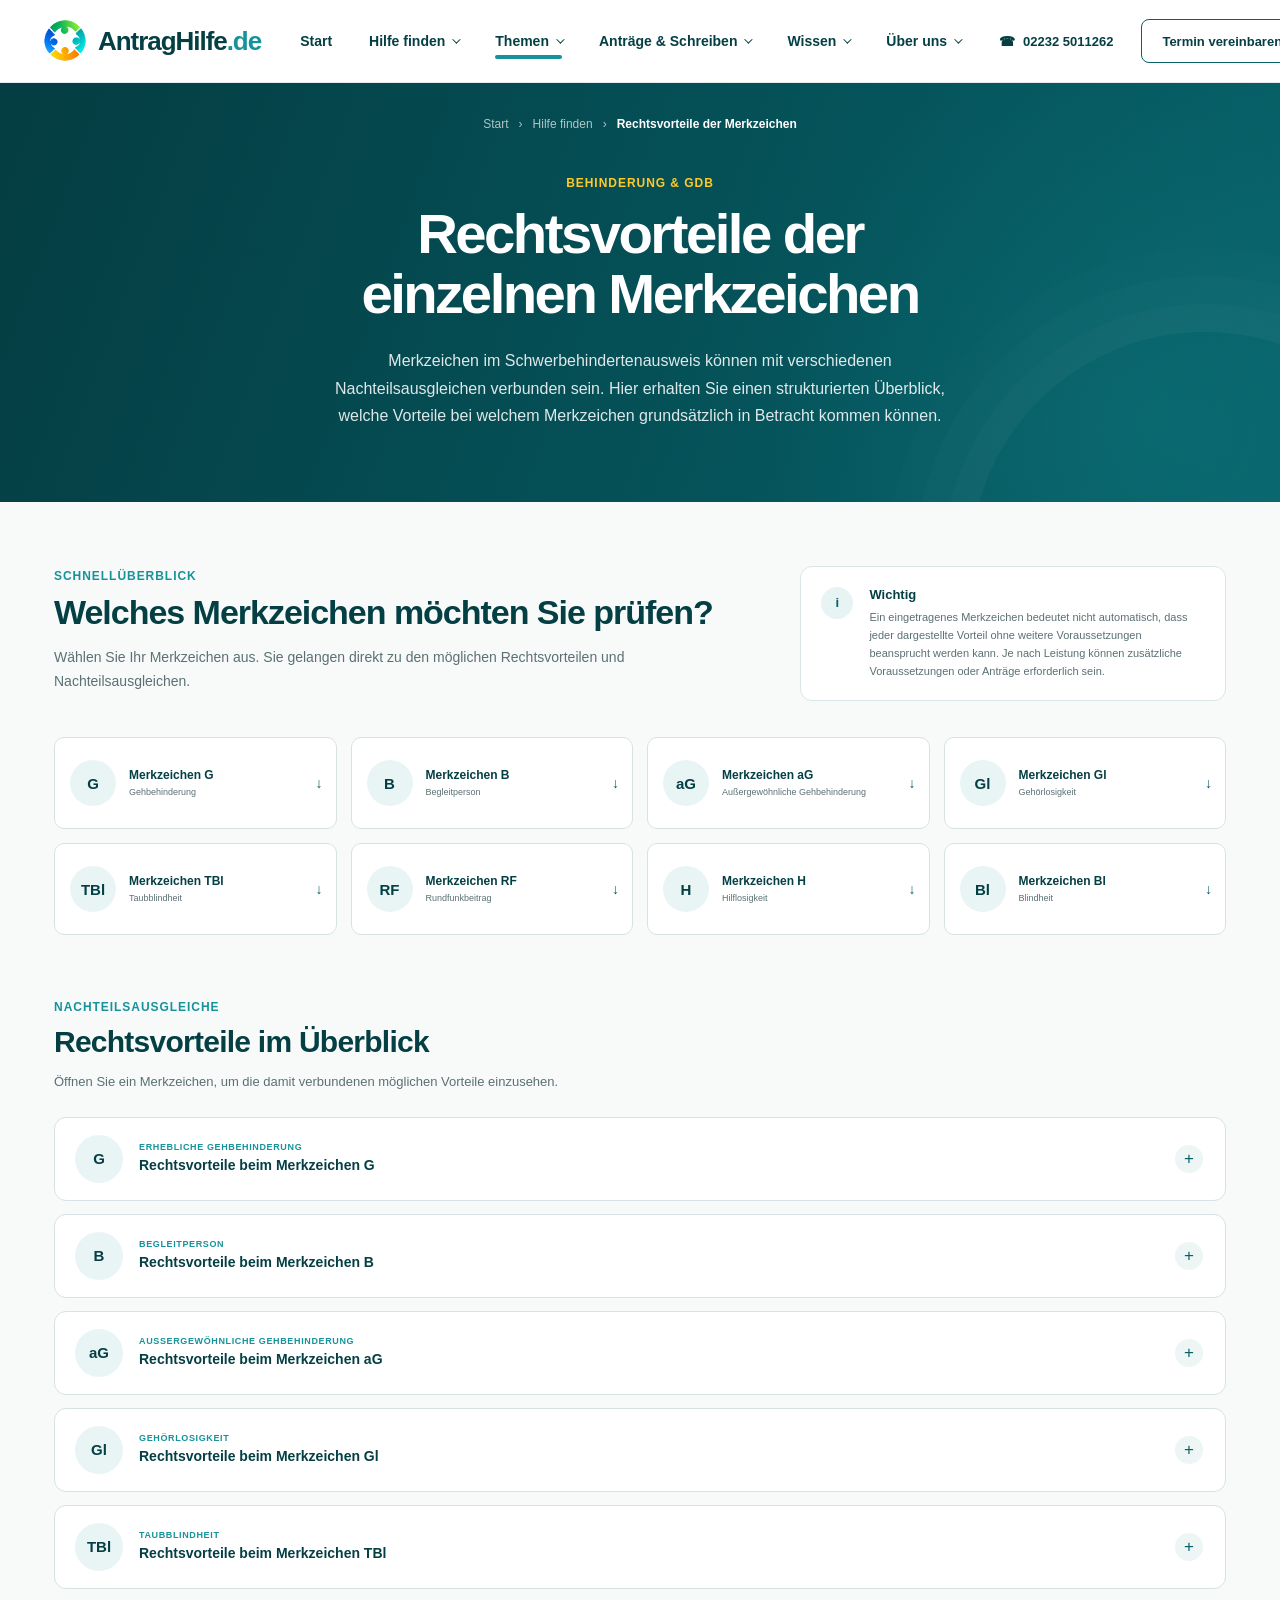
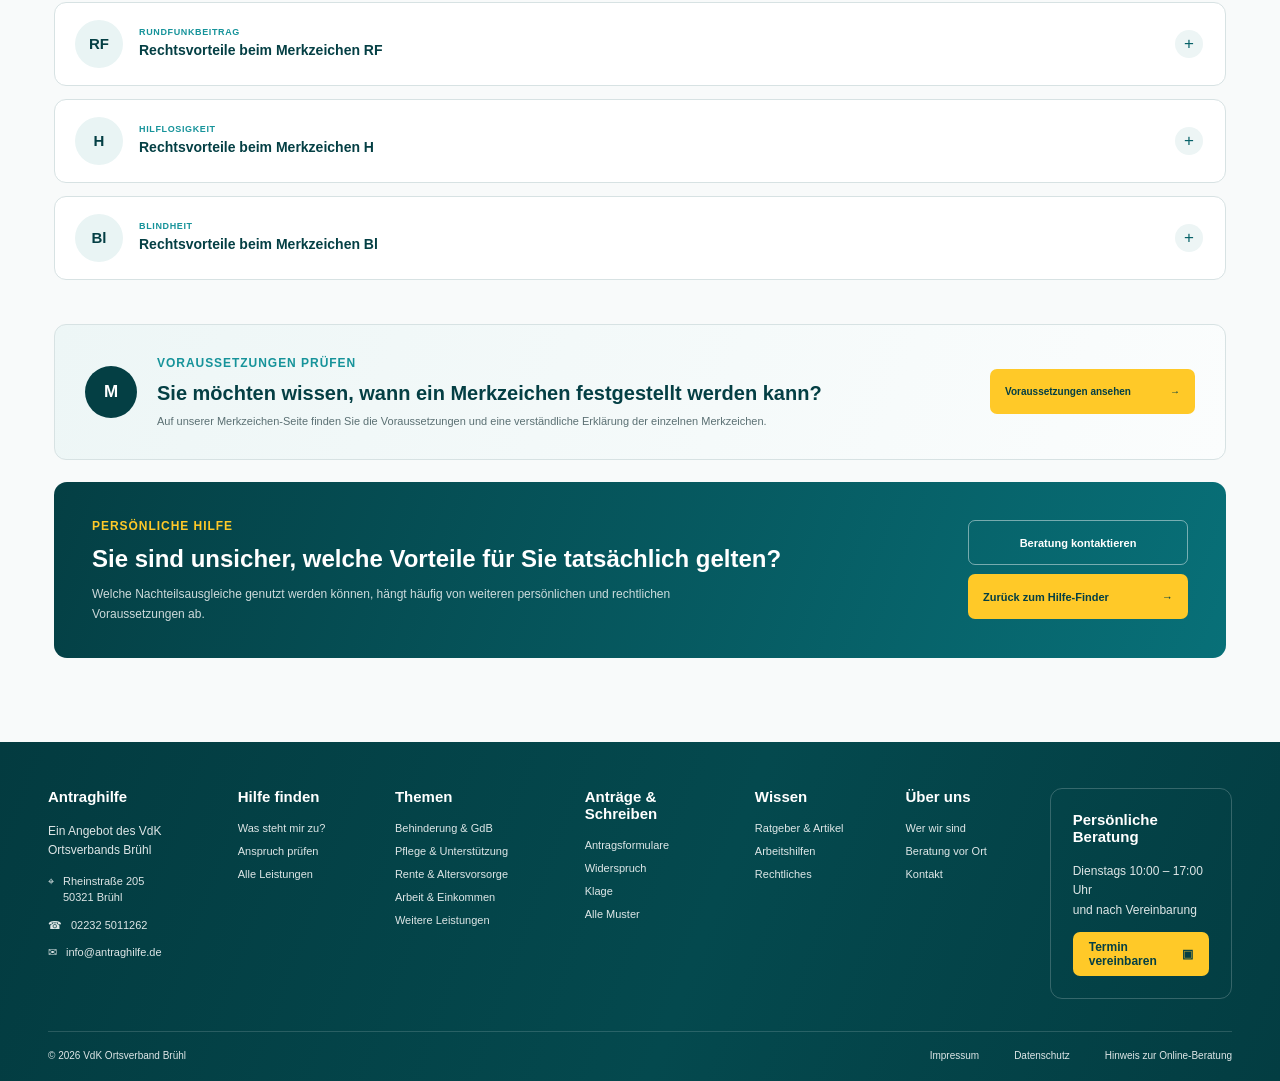
<file: rechtsvorteile-merkzeichen.html>
<!DOCTYPE html>
<html lang="de">

<head>

    <meta charset="UTF-8">

    <meta
        name="viewport"
        content="width=device-width, initial-scale=1.0"
    >

    <title>
        Rechtsvorteile der Merkzeichen | AntragHilfe.de
    </title>

    <meta
        name="description"
        content="Übersicht über mögliche Rechtsvorteile und Nachteilsausgleiche der Merkzeichen im Schwerbehindertenausweis."
    >

    <link
        rel="icon"
        type="image/png"
        href="/pictures/AntragLogo.png"
    >

    <link
        rel="apple-touch-icon"
        href="/pictures/AntragLogo.png"
    >

    <link
        rel="stylesheet"
        href="style.css"
    >

</head>


<body>


<!-- =========================================================
     HEADER
========================================================= -->

<header class="site-header">

    <nav class="navbar">

        <a
            href="index.html"
            class="brand"
        >

            <div class="brand-logo-wrap">

                <img
                    src="/pictures/AntragLogo.png"
                    alt="AntragHilfe.de Logo"
                    class="brand-logo"
                >

            </div>


            <div class="brand-name">

                <span class="brand-main">
                    AntragHilfe
                </span>

                <span class="brand-de">
                    .de
                </span>

            </div>

        </a>



        <div class="nav-links">

            <a
                href="index.html"
                class="nav-link"
            >
                Start
            </a>


            <a
                href="index.html#hilfe"
                class="nav-link"
            >
                Hilfe finden
                <span class="nav-chevron"></span>
            </a>


            <a
                href="index.html#themen"
                class="nav-link current"
            >
                Themen
                <span class="nav-chevron"></span>
            </a>


            <a
                href="index.html#antraege"
                class="nav-link"
            >
                Anträge &amp; Schreiben
                <span class="nav-chevron"></span>
            </a>


            <a
                href="index.html#wissen"
                class="nav-link"
            >
                Wissen
                <span class="nav-chevron"></span>
            </a>


            <a
                href="index.html#ueber-uns"
                class="nav-link"
            >
                Über uns
                <span class="nav-chevron"></span>
            </a>

        </div>



        <a
            href="tel:022325011262"
            class="nav-phone"
        >
            <span>☎</span>
            02232 5011262
        </a>



        <a
            href="kontakt.html#termin"
            class="nav-cta"
        >
            Termin vereinbaren
            <span>▣</span>
        </a>



        <button
            class="menu-button"
            type="button"
            aria-label="Navigation öffnen"
        >
            ☰
        </button>

    </nav>

</header>



<!-- =========================================================
     HERO
========================================================= -->

<section class="page-hero">

    <div class="page-hero-inner">

        <nav
            class="breadcrumb"
            aria-label="Brotkrümelnavigation"
        >

            <a href="index.html">
                Start
            </a>

            <span>›</span>

            <a href="index.html#hilfe">
                Hilfe finden
            </a>

            <span>›</span>

            <span aria-current="page">
                Rechtsvorteile der Merkzeichen
            </span>

        </nav>


        <div class="page-hero-content">

            <span class="page-eyebrow">
                Behinderung &amp; GdB
            </span>


            <h1>
                Rechtsvorteile der
                einzelnen Merkzeichen
            </h1>


            <p>
                Merkzeichen im Schwerbehindertenausweis können
                mit verschiedenen Nachteilsausgleichen verbunden sein.
                Hier erhalten Sie einen strukturierten Überblick,
                welche Vorteile bei welchem Merkzeichen grundsätzlich
                in Betracht kommen können.
            </p>

        </div>

    </div>

</section>



<!-- =========================================================
     MAIN
========================================================= -->

<main class="mv-page">

    <div class="mv-inner">


        <!-- =====================================================
             INTRO
        ====================================================== -->

        <section class="mv-intro">

            <div class="mv-intro-content">

                <span class="section-eyebrow">
                    Schnellüberblick
                </span>

                <h2>
                    Welches Merkzeichen möchten Sie prüfen?
                </h2>

                <p>
                    Wählen Sie Ihr Merkzeichen aus. Sie gelangen
                    direkt zu den möglichen Rechtsvorteilen und
                    Nachteilsausgleichen.
                </p>

            </div>


            <aside class="mv-notice">

                <div class="mv-notice-icon">
                    i
                </div>

                <div>

                    <strong>
                        Wichtig
                    </strong>

                    <p>
                        Ein eingetragenes Merkzeichen bedeutet nicht
                        automatisch, dass jeder dargestellte Vorteil
                        ohne weitere Voraussetzungen beansprucht werden
                        kann. Je nach Leistung können zusätzliche
                        Voraussetzungen oder Anträge erforderlich sein.
                    </p>

                </div>

            </aside>

        </section>



        <!-- =====================================================
             MERKZEICHEN NAVIGATION
        ====================================================== -->

        <nav
            class="mv-quick-grid"
            aria-label="Merkzeichen auswählen"
        >

            <a href="#vorteil-g" class="mv-quick-card">

                <span class="mv-code">
                    G
                </span>

                <span class="mv-quick-text">

                    <strong>
                        Merkzeichen G
                    </strong>

                    <small>
                        Gehbehinderung
                    </small>

                </span>

                <span class="mv-quick-arrow">
                    ↓
                </span>

            </a>



            <a href="#vorteil-b" class="mv-quick-card">

                <span class="mv-code">
                    B
                </span>

                <span class="mv-quick-text">

                    <strong>
                        Merkzeichen B
                    </strong>

                    <small>
                        Begleitperson
                    </small>

                </span>

                <span class="mv-quick-arrow">
                    ↓
                </span>

            </a>



            <a href="#vorteil-ag" class="mv-quick-card">

                <span class="mv-code">
                    aG
                </span>

                <span class="mv-quick-text">

                    <strong>
                        Merkzeichen aG
                    </strong>

                    <small>
                        Außergewöhnliche Gehbehinderung
                    </small>

                </span>

                <span class="mv-quick-arrow">
                    ↓
                </span>

            </a>



            <a href="#vorteil-gl" class="mv-quick-card">

                <span class="mv-code">
                    Gl
                </span>

                <span class="mv-quick-text">

                    <strong>
                        Merkzeichen Gl
                    </strong>

                    <small>
                        Gehörlosigkeit
                    </small>

                </span>

                <span class="mv-quick-arrow">
                    ↓
                </span>

            </a>



            <a href="#vorteil-tbl" class="mv-quick-card">

                <span class="mv-code">
                    TBl
                </span>

                <span class="mv-quick-text">

                    <strong>
                        Merkzeichen TBl
                    </strong>

                    <small>
                        Taubblindheit
                    </small>

                </span>

                <span class="mv-quick-arrow">
                    ↓
                </span>

            </a>



            <a href="#vorteil-rf" class="mv-quick-card">

                <span class="mv-code">
                    RF
                </span>

                <span class="mv-quick-text">

                    <strong>
                        Merkzeichen RF
                    </strong>

                    <small>
                        Rundfunkbeitrag
                    </small>

                </span>

                <span class="mv-quick-arrow">
                    ↓
                </span>

            </a>



            <a href="#vorteil-h" class="mv-quick-card">

                <span class="mv-code">
                    H
                </span>

                <span class="mv-quick-text">

                    <strong>
                        Merkzeichen H
                    </strong>

                    <small>
                        Hilflosigkeit
                    </small>

                </span>

                <span class="mv-quick-arrow">
                    ↓
                </span>

            </a>



            <a href="#vorteil-bl" class="mv-quick-card">

                <span class="mv-code">
                    Bl
                </span>

                <span class="mv-quick-text">

                    <strong>
                        Merkzeichen Bl
                    </strong>

                    <small>
                        Blindheit
                    </small>

                </span>

                <span class="mv-quick-arrow">
                    ↓
                </span>

            </a>

        </nav>



        <!-- =====================================================
             DETAIL INTRO
        ====================================================== -->

        <section class="mv-detail-heading">

            <span class="section-eyebrow">
                Nachteilsausgleiche
            </span>

            <h2>
                Rechtsvorteile im Überblick
            </h2>

            <p>
                Öffnen Sie ein Merkzeichen, um die damit
                verbundenen möglichen Vorteile einzusehen.
            </p>

        </section>



        <!-- =====================================================
             G
        ====================================================== -->

        <details
            class="mv-detail"
            id="vorteil-g"
        >

            <summary>

                <span class="mv-detail-code">
                    G
                </span>


                <div class="mv-detail-heading-text">

                    <span>
                        Erhebliche Gehbehinderung
                    </span>

                    <strong>
                        Rechtsvorteile beim Merkzeichen G
                    </strong>

                </div>


                <span class="mv-detail-toggle">
                    +
                </span>

            </summary>


            <div class="mv-benefits-grid">


                <article class="mv-benefit">

                    <div class="mv-benefit-icon">
                        ↔
                    </div>

                    <div>

                        <span>
                            Mobilität
                        </span>

                        <h3>
                            Unentgeltliche Beförderung
                            im Nahverkehr
                        </h3>

                        <p>
                            Bei Vorliegen der gesetzlichen Voraussetzungen
                            kann mit entsprechendem Beiblatt und gültiger
                            Wertmarke der öffentliche Nahverkehr
                            unentgeltlich genutzt werden.
                        </p>

                        <a
                            href="https://www.gesetze-im-internet.de/sgb_9_2018/__228.html"
                            target="_blank"
                            rel="noopener noreferrer"
                        >
                            § 228 SGB IX
                            <span>↗</span>
                        </a>

                    </div>

                </article>



                <article class="mv-benefit">

                    <div class="mv-benefit-icon">
                        %
                    </div>

                    <div>

                        <span>
                            Kraftfahrzeug
                        </span>

                        <h3>
                            50 % Ermäßigung
                            der Kraftfahrzeugsteuer
                        </h3>

                        <p>
                            Statt der unentgeltlichen Beförderung
                            kann unter den gesetzlichen Voraussetzungen
                            eine Ermäßigung der Kraftfahrzeugsteuer
                            in Betracht kommen.
                        </p>

                        <a
                            href="https://www.gesetze-im-internet.de/kraftstg/__3a.html"
                            target="_blank"
                            rel="noopener noreferrer"
                        >
                            § 3a KraftStG
                            <span>↗</span>
                        </a>

                    </div>

                </article>



                <article class="mv-benefit">

                    <div class="mv-benefit-icon">
                        +
                    </div>

                    <div>

                        <span>
                            Existenzsicherung
                        </span>

                        <h3>
                            Möglicher Mehrbedarf
                        </h3>

                        <p>
                            Bei bestimmten Leistungsberechtigten
                            kann das Merkzeichen G zu einem zusätzlichen
                            Mehrbedarf führen. Dafür gelten weitere
                            persönliche Voraussetzungen.
                        </p>

                        <a
                            href="https://www.gesetze-im-internet.de/sgb_12/__30.html"
                            target="_blank"
                            rel="noopener noreferrer"
                        >
                            § 30 SGB XII
                            <span>↗</span>
                        </a>

                    </div>

                </article>

            </div>

        </details>



        <!-- =====================================================
             B
        ====================================================== -->

        <details
            class="mv-detail"
            id="vorteil-b"
        >

            <summary>

                <span class="mv-detail-code">
                    B
                </span>


                <div class="mv-detail-heading-text">

                    <span>
                        Begleitperson
                    </span>

                    <strong>
                        Rechtsvorteile beim Merkzeichen B
                    </strong>

                </div>


                <span class="mv-detail-toggle">
                    +
                </span>

            </summary>


            <div class="mv-benefits-grid">


                <article class="mv-benefit mv-benefit-wide">

                    <div class="mv-benefit-icon">
                        ♙
                    </div>

                    <div>

                        <span>
                            Begleitperson
                        </span>

                        <h3>
                            Unentgeltliche Mitfahrt
                            einer Begleitperson
                        </h3>

                        <p>
                            Ist die Berechtigung zur Mitnahme einer
                            Begleitperson im Ausweis eingetragen,
                            kann die Begleitperson im gesetzlich
                            vorgesehenen öffentlichen Personenverkehr
                            unentgeltlich mitfahren.
                        </p>

                        <a
                            href="https://www.gesetze-im-internet.de/sgb_9_2018/__228.html"
                            target="_blank"
                            rel="noopener noreferrer"
                        >
                            § 228 Abs. 6 SGB IX
                            <span>↗</span>
                        </a>

                    </div>

                </article>

            </div>

        </details>



        <!-- =====================================================
             aG
        ====================================================== -->

        <details
            class="mv-detail"
            id="vorteil-ag"
        >

            <summary>

                <span class="mv-detail-code">
                    aG
                </span>


                <div class="mv-detail-heading-text">

                    <span>
                        Außergewöhnliche Gehbehinderung
                    </span>

                    <strong>
                        Rechtsvorteile beim Merkzeichen aG
                    </strong>

                </div>


                <span class="mv-detail-toggle">
                    +
                </span>

            </summary>


            <div class="mv-benefits-grid">


                <article class="mv-benefit">

                    <div class="mv-benefit-icon">
                        ↔
                    </div>

                    <div>

                        <span>
                            Nahverkehr
                        </span>

                        <h3>
                            Unentgeltliche Beförderung
                        </h3>

                        <p>
                            Der öffentliche Nahverkehr kann bei
                            Vorliegen der Voraussetzungen mit
                            entsprechendem Beiblatt und Wertmarke
                            unentgeltlich genutzt werden.
                        </p>

                    </div>

                </article>



                <article class="mv-benefit">

                    <div class="mv-benefit-icon">
                        0
                    </div>

                    <div>

                        <span>
                            Kraftfahrzeug
                        </span>

                        <h3>
                            Befreiung von der
                            Kraftfahrzeugsteuer
                        </h3>

                        <p>
                            Für ein auf die schwerbehinderte Person
                            zugelassenes Fahrzeug kann eine vollständige
                            Kfz-Steuerbefreiung möglich sein.
                        </p>

                        <a
                            href="https://www.gesetze-im-internet.de/kraftstg/__3a.html"
                            target="_blank"
                            rel="noopener noreferrer"
                        >
                            § 3a Abs. 1 KraftStG
                            <span>↗</span>
                        </a>

                    </div>

                </article>



                <article class="mv-benefit">

                    <div class="mv-benefit-icon">
                        P
                    </div>

                    <div>

                        <span>
                            Parken
                        </span>

                        <h3>
                            Blauer EU-Parkausweis
                        </h3>

                        <p>
                            Das Merkzeichen aG kann eine Grundlage
                            für die Ausstellung des blauen
                            EU-Parkausweises sein.
                        </p>

                    </div>

                </article>



                <article class="mv-benefit">

                    <div class="mv-benefit-icon">
                        +
                    </div>

                    <div>

                        <span>
                            Gesundheit
                        </span>

                        <h3>
                            Fahrtkosten zu
                            ambulanten Behandlungen
                        </h3>

                        <p>
                            Unter den Voraussetzungen des
                            Krankenversicherungsrechts können
                            Fahrtkosten zu ambulanten Behandlungen
                            übernommen werden.
                        </p>

                    </div>

                </article>

            </div>

        </details>



        <!-- =====================================================
             Gl
        ====================================================== -->

        <details
            class="mv-detail"
            id="vorteil-gl"
        >

            <summary>

                <span class="mv-detail-code">
                    Gl
                </span>


                <div class="mv-detail-heading-text">

                    <span>
                        Gehörlosigkeit
                    </span>

                    <strong>
                        Rechtsvorteile beim Merkzeichen Gl
                    </strong>

                </div>


                <span class="mv-detail-toggle">
                    +
                </span>

            </summary>


            <div class="mv-benefits-grid">


                <article class="mv-benefit">

                    <div class="mv-benefit-icon">
                        ↔
                    </div>

                    <div>

                        <span>
                            Nahverkehr
                        </span>

                        <h3>
                            Unentgeltliche Beförderung
                        </h3>

                        <p>
                            Mit entsprechendem Beiblatt und
                            gültiger Wertmarke kann der öffentliche
                            Nahverkehr unentgeltlich genutzt werden.
                        </p>

                    </div>

                </article>



                <article class="mv-benefit">

                    <div class="mv-benefit-icon">
                        %
                    </div>

                    <div>

                        <span>
                            Kraftfahrzeug
                        </span>

                        <h3>
                            50 % Kfz-Steuerermäßigung
                        </h3>

                        <p>
                            Alternativ zur unentgeltlichen Beförderung
                            kann unter den gesetzlichen Voraussetzungen
                            eine hälftige Steuerermäßigung gewählt werden.
                        </p>

                    </div>

                </article>



                <article class="mv-benefit">

                    <div class="mv-benefit-icon">
                        RF
                    </div>

                    <div>

                        <span>
                            Rundfunkbeitrag
                        </span>

                        <h3>
                            Mögliche Ermäßigung
                        </h3>

                        <p>
                            Liegt zusätzlich das Merkzeichen RF vor,
                            kann eine Ermäßigung des Rundfunkbeitrags
                            in Betracht kommen.
                        </p>

                    </div>

                </article>

            </div>

        </details>



        <!-- =====================================================
             TBl
        ====================================================== -->

        <details
            class="mv-detail"
            id="vorteil-tbl"
        >

            <summary>

                <span class="mv-detail-code">
                    TBl
                </span>


                <div class="mv-detail-heading-text">

                    <span>
                        Taubblindheit
                    </span>

                    <strong>
                        Rechtsvorteile beim Merkzeichen TBl
                    </strong>

                </div>


                <span class="mv-detail-toggle">
                    +
                </span>

            </summary>


            <div class="mv-benefits-grid">


                <article class="mv-benefit">

                    <div class="mv-benefit-icon">
                        RF
                    </div>

                    <div>

                        <span>
                            Rundfunkbeitrag
                        </span>

                        <h3>
                            Befreiung kann
                            in Betracht kommen
                        </h3>

                        <p>
                            Für taubblinde Menschen bestehen besondere
                            Regelungen beim Rundfunkbeitrag.
                        </p>

                    </div>

                </article>



                <article class="mv-benefit">

                    <div class="mv-benefit-icon">
                        €
                    </div>

                    <div>

                        <span>
                            Steuer
                        </span>

                        <h3>
                            Steuerliche Vorteile
                        </h3>

                        <p>
                            Abhängig von der persönlichen Situation
                            können steuerliche Pauschbeträge und
                            weitere steuerliche Entlastungen
                            in Betracht kommen.
                        </p>

                    </div>

                </article>

            </div>

        </details>



        <!-- =====================================================
             RF
        ====================================================== -->

        <details
            class="mv-detail"
            id="vorteil-rf"
        >

            <summary>

                <span class="mv-detail-code">
                    RF
                </span>


                <div class="mv-detail-heading-text">

                    <span>
                        Rundfunkbeitrag
                    </span>

                    <strong>
                        Rechtsvorteile beim Merkzeichen RF
                    </strong>

                </div>


                <span class="mv-detail-toggle">
                    +
                </span>

            </summary>


            <div class="mv-benefits-grid">


                <article class="mv-benefit mv-benefit-wide">

                    <div class="mv-benefit-icon">
                        ⅓
                    </div>

                    <div>

                        <span>
                            Rundfunkbeitrag
                        </span>

                        <h3>
                            Ermäßigung des Rundfunkbeitrags
                        </h3>

                        <p>
                            Bei Vorliegen der gesetzlichen
                            Voraussetzungen kann der Rundfunkbeitrag
                            auf ein Drittel des regulären Beitrags
                            ermäßigt werden.
                        </p>

                    </div>

                </article>

            </div>

        </details>



        <!-- =====================================================
             H
        ====================================================== -->

        <details
            class="mv-detail"
            id="vorteil-h"
        >

            <summary>

                <span class="mv-detail-code">
                    H
                </span>


                <div class="mv-detail-heading-text">

                    <span>
                        Hilflosigkeit
                    </span>

                    <strong>
                        Rechtsvorteile beim Merkzeichen H
                    </strong>

                </div>


                <span class="mv-detail-toggle">
                    +
                </span>

            </summary>


            <div class="mv-benefits-grid">


                <article class="mv-benefit">

                    <div class="mv-benefit-icon">
                        ↔
                    </div>

                    <div>

                        <span>
                            Nahverkehr
                        </span>

                        <h3>
                            Unentgeltliche Beförderung
                        </h3>

                        <p>
                            Für hilflose schwerbehinderte Menschen
                            besteht unter den gesetzlichen
                            Voraussetzungen ein Anspruch auf
                            unentgeltliche Beförderung.
                        </p>

                    </div>

                </article>



                <article class="mv-benefit">

                    <div class="mv-benefit-icon">
                        0
                    </div>

                    <div>

                        <span>
                            Kraftfahrzeug
                        </span>

                        <h3>
                            Kfz-Steuerbefreiung
                        </h3>

                        <p>
                            Das Merkzeichen H gehört zu den
                            Merkzeichen, bei denen eine vollständige
                            Kraftfahrzeugsteuerbefreiung möglich ist.
                        </p>

                    </div>

                </article>



                <article class="mv-benefit">

                    <div class="mv-benefit-icon">
                        +
                    </div>

                    <div>

                        <span>
                            Gesundheit
                        </span>

                        <h3>
                            Fahrtkosten
                        </h3>

                        <p>
                            Unter weiteren Voraussetzungen können
                            Fahrtkosten zu ambulanten Behandlungen
                            von der Krankenkasse übernommen werden.
                        </p>

                    </div>

                </article>



                <article class="mv-benefit">

                    <div class="mv-benefit-icon">
                        €
                    </div>

                    <div>

                        <span>
                            Steuer
                        </span>

                        <h3>
                            Steuerliche Entlastungen
                        </h3>

                        <p>
                            Das Merkzeichen H kann für steuerliche
                            Pausch- und Entlastungsbeträge relevant sein.
                        </p>

                    </div>

                </article>

            </div>

        </details>



        <!-- =====================================================
             Bl
        ====================================================== -->

        <details
            class="mv-detail"
            id="vorteil-bl"
        >

            <summary>

                <span class="mv-detail-code">
                    Bl
                </span>


                <div class="mv-detail-heading-text">

                    <span>
                        Blindheit
                    </span>

                    <strong>
                        Rechtsvorteile beim Merkzeichen Bl
                    </strong>

                </div>


                <span class="mv-detail-toggle">
                    +
                </span>

            </summary>


            <div class="mv-benefits-grid">


                <article class="mv-benefit">

                    <div class="mv-benefit-icon">
                        ↔
                    </div>

                    <div>

                        <span>
                            Nahverkehr
                        </span>

                        <h3>
                            Unentgeltliche Beförderung
                        </h3>

                        <p>
                            Blinde schwerbehinderte Menschen können
                            die unentgeltliche Beförderung nach den
                            gesetzlichen Voraussetzungen nutzen.
                        </p>

                    </div>

                </article>



                <article class="mv-benefit">

                    <div class="mv-benefit-icon">
                        0
                    </div>

                    <div>

                        <span>
                            Kraftfahrzeug
                        </span>

                        <h3>
                            Kfz-Steuerbefreiung
                        </h3>

                        <p>
                            Bei Merkzeichen Bl kann eine vollständige
                            Kraftfahrzeugsteuerbefreiung beantragt werden.
                        </p>

                    </div>

                </article>



                <article class="mv-benefit">

                    <div class="mv-benefit-icon">
                        P
                    </div>

                    <div>

                        <span>
                            Parken
                        </span>

                        <h3>
                            Blauer EU-Parkausweis
                        </h3>

                        <p>
                            Blindheit gehört zu den Voraussetzungen,
                            bei denen ein blauer EU-Parkausweis
                            in Betracht kommen kann.
                        </p>

                    </div>

                </article>



                <article class="mv-benefit">

                    <div class="mv-benefit-icon">
                        +
                    </div>

                    <div>

                        <span>
                            Gesundheit
                        </span>

                        <h3>
                            Fahrtkostenübernahme
                        </h3>

                        <p>
                            Unter den Voraussetzungen des
                            Krankenversicherungsrechts können Fahrten
                            zu ambulanten Behandlungen übernommen werden.
                        </p>

                    </div>

                </article>



                <article class="mv-benefit">

                    <div class="mv-benefit-icon">
                        €
                    </div>

                    <div>

                        <span>
                            Steuer
                        </span>

                        <h3>
                            Steuerliche Vorteile
                        </h3>

                        <p>
                            Für blinde Menschen können erhöhte
                            steuerliche Pauschbeträge und weitere
                            steuerliche Entlastungen relevant sein.
                        </p>

                    </div>

                </article>

            </div>

        </details>



        <!-- =====================================================
             CROSS LINK
        ====================================================== -->

        <section class="mv-crosslink">

            <div class="mv-crosslink-icon">
                M
            </div>


            <div>

                <span class="section-eyebrow">
                    Voraussetzungen prüfen
                </span>

                <h2>
                    Sie möchten wissen, wann ein
                    Merkzeichen festgestellt werden kann?
                </h2>

                <p>
                    Auf unserer Merkzeichen-Seite finden Sie die
                    Voraussetzungen und eine verständliche Erklärung
                    der einzelnen Merkzeichen.
                </p>

            </div>


            <a
                href="merkzeichen.html"
                class="mv-crosslink-button"
            >
                Voraussetzungen ansehen
                <span>→</span>
            </a>

        </section>



        <!-- =====================================================
             BOTTOM CTA
        ====================================================== -->

        <section class="mv-help">

            <div>

                <span class="section-eyebrow">
                    Persönliche Hilfe
                </span>

                <h2>
                    Sie sind unsicher, welche Vorteile
                    für Sie tatsächlich gelten?
                </h2>

                <p>
                    Welche Nachteilsausgleiche genutzt werden können,
                    hängt häufig von weiteren persönlichen und
                    rechtlichen Voraussetzungen ab.
                </p>

            </div>


            <div class="mv-help-actions">

                <a
                    href="kontakt.html"
                    class="mv-help-secondary"
                >
                    Beratung kontaktieren
                </a>


                <a
                    href="index.html#hilfe"
                    class="mv-help-primary"
                >
                    Zurück zum Hilfe-Finder
                    <span>→</span>
                </a>

            </div>

        </section>

    </div>

</main>



<!-- =========================================================
     FOOTER
========================================================= -->

<footer class="site-footer">

    <div class="footer-inner">

        <div class="footer-grid">


            <div class="footer-column">

                <h3>
                    Antraghilfe
                </h3>

                <p class="footer-description">
                    Ein Angebot des VdK
                    <br>
                    Ortsverbands Brühl
                </p>


                <div class="footer-contact-list">

                    <div class="footer-contact-item">

                        <span>
                            ⌖
                        </span>

                        <span>
                            Rheinstraße 205
                            <br>
                            50321 Brühl
                        </span>

                    </div>


                    <a
                        href="tel:022325011262"
                        class="footer-contact-item"
                    >

                        <span>
                            ☎
                        </span>

                        <span>
                            02232 5011262
                        </span>

                    </a>


                    <a
                        href="mailto:info@antraghilfe.de"
                        class="footer-contact-item"
                    >

                        <span>
                            ✉
                        </span>

                        <span>
                            info@antraghilfe.de
                        </span>

                    </a>

                </div>

            </div>



            <div class="footer-column">

                <h3>
                    Hilfe finden
                </h3>

                <nav class="footer-links">

                    <a href="index.html#hilfe">
                        Was steht mir zu?
                    </a>

                    <a href="index.html#hilfe">
                        Anspruch prüfen
                    </a>

                    <a href="sozialleistungen.html">
                        Alle Leistungen
                    </a>

                </nav>

            </div>



            <div class="footer-column">

                <h3>
                    Themen
                </h3>

                <nav class="footer-links">

                    <a href="merkzeichen.html">
                        Behinderung &amp; GdB
                    </a>

                    <a href="pflegegrad-ermittlung.html">
                        Pflege &amp; Unterstützung
                    </a>

                    <a href="#">
                        Rente &amp; Altersvorsorge
                    </a>

                    <a href="#">
                        Arbeit &amp; Einkommen
                    </a>

                    <a href="#">
                        Weitere Leistungen
                    </a>

                </nav>

            </div>



            <div class="footer-column">

                <h3>
                    Anträge &amp; Schreiben
                </h3>

                <nav class="footer-links">

                    <a href="#">
                        Antragsformulare
                    </a>

                    <a href="#">
                        Widerspruch
                    </a>

                    <a href="#">
                        Klage
                    </a>

                    <a href="#">
                        Alle Muster
                    </a>

                </nav>

            </div>



            <div class="footer-column">

                <h3>
                    Wissen
                </h3>

                <nav class="footer-links">

                    <a href="#">
                        Ratgeber &amp; Artikel
                    </a>

                    <a href="#">
                        Arbeitshilfen
                    </a>

                    <a href="#">
                        Rechtliches
                    </a>

                </nav>

            </div>



            <div class="footer-column">

                <h3>
                    Über uns
                </h3>

                <nav class="footer-links">

                    <a href="#">
                        Wer wir sind
                    </a>

                    <a href="#">
                        Beratung vor Ort
                    </a>

                    <a href="kontakt.html">
                        Kontakt
                    </a>

                </nav>

            </div>



            <div class="footer-consultation">

                <h3>
                    Persönliche Beratung
                </h3>

                <p>
                    Dienstags 10:00 – 17:00 Uhr
                    <br>
                    und nach Vereinbarung
                </p>


                <a
                    href="kontakt.html#termin"
                    class="footer-consultation-button"
                >

                    <span>
                        Termin vereinbaren
                    </span>

                    <span>
                        ▣
                    </span>

                </a>

            </div>

        </div>



        <div class="footer-bottom">

            <div>
                © 2026 VdK Ortsverband Brühl
            </div>


            <nav class="footer-legal">

                <a href="#">
                    Impressum
                </a>

                <a href="#">
                    Datenschutz
                </a>

                <a href="#">
                    Hinweis zur Online-Beratung
                </a>

            </nav>

        </div>

    </div>

</footer>



<!-- =========================================================
     OPEN TARGET ACCORDION
========================================================= -->

<script>

    function openTargetMerkzeichen() {

        if (!window.location.hash) {
            return;
        }


        const target =
            document.querySelector(
                window.location.hash
            );


        if (
            target &&
            target.tagName.toLowerCase() === "details"
        ) {

            target.open = true;


            setTimeout(
                () => {

                    target.scrollIntoView({
                        behavior: "smooth",
                        block: "start"
                    });

                },
                100
            );

        }

    }


    window.addEventListener(
        "load",
        openTargetMerkzeichen
    );


    window.addEventListener(
        "hashchange",
        openTargetMerkzeichen
    );

</script>


</body>

</html>
</file>
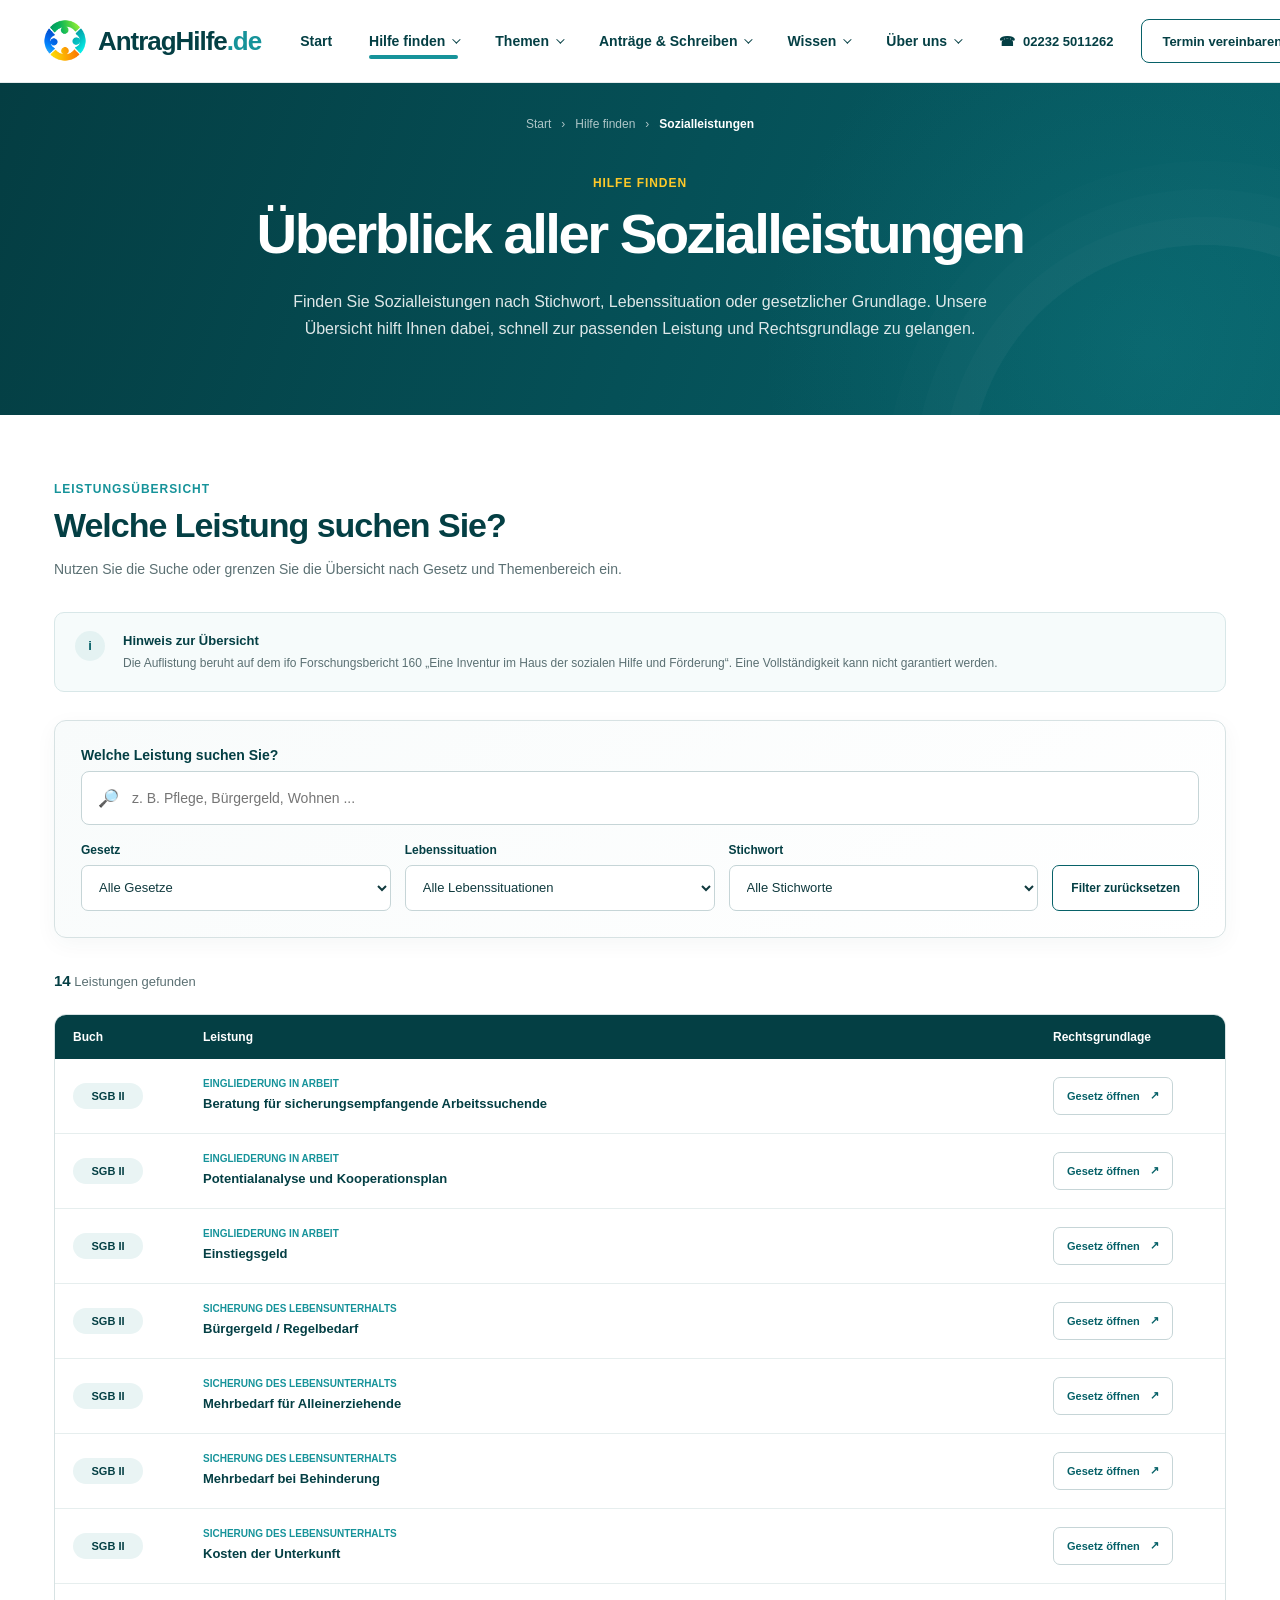
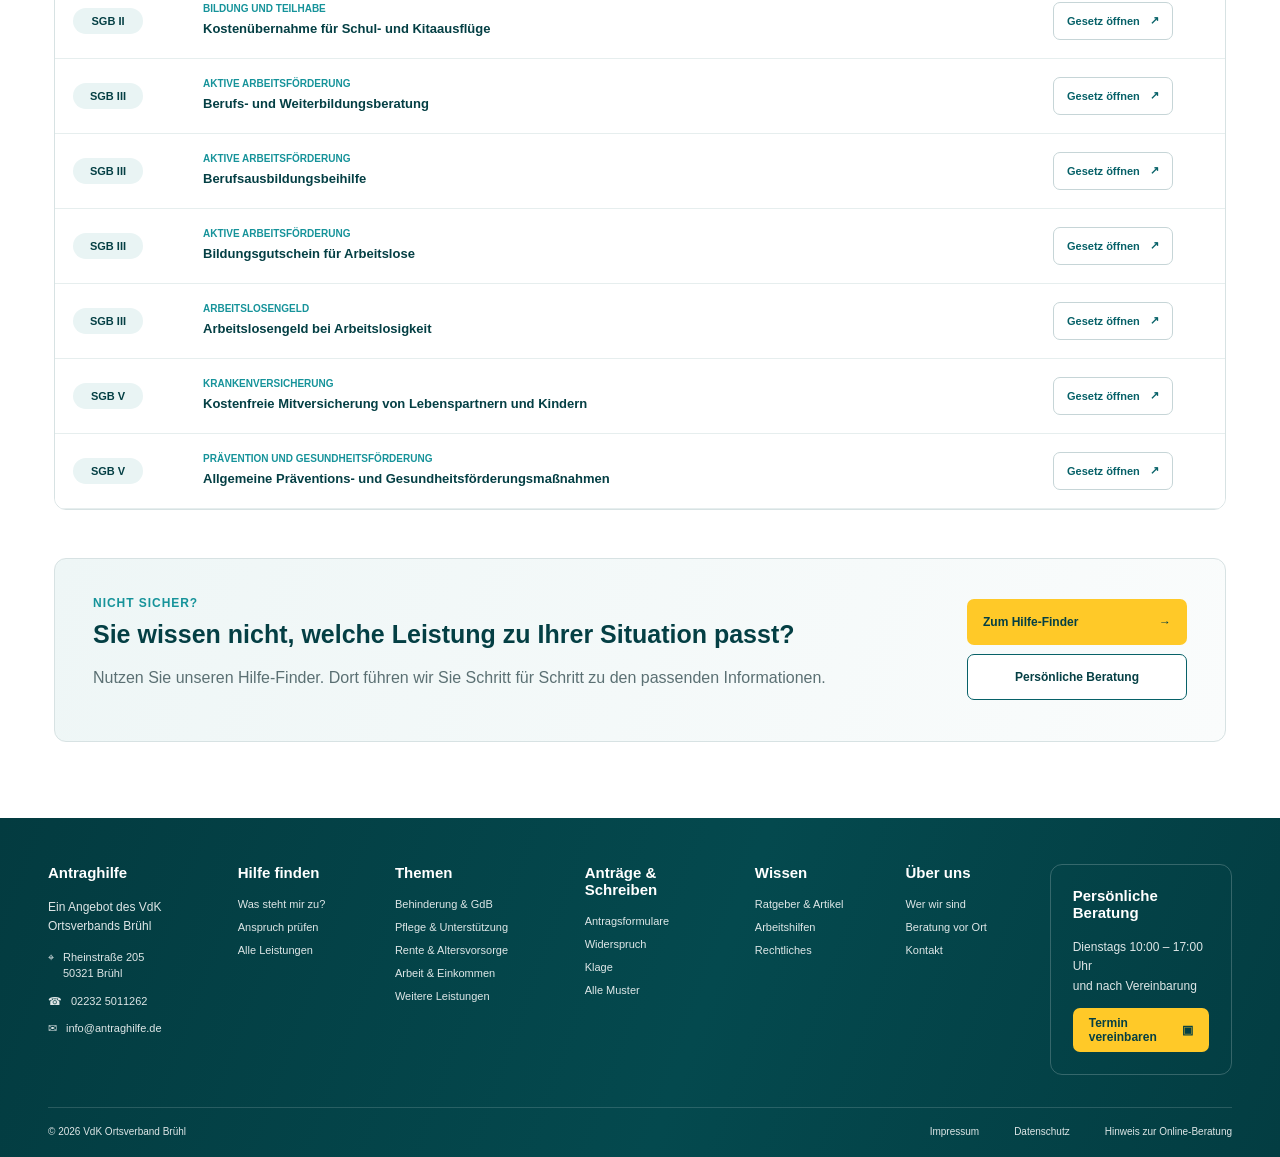
<file: sozialleistungen.html>
<!DOCTYPE html>
<html lang="de">

<head>
    <meta charset="UTF-8">

    <meta
        name="viewport"
        content="width=device-width, initial-scale=1.0"
    >

    <title>Überblick aller Sozialleistungen | AntragHilfe.de</title>

    <!-- Favicon / Browser-Tab -->
    <link rel="icon" type="image/png" href="/pictures/AntragLogo.png">

    <!-- Apple / iPhone / iPad -->
    <link rel="apple-touch-icon" href="/pictures/AntragLogo.png">

    <link rel="stylesheet" href="style.css">
</head>


<body>


<!-- =========================================================
     HEADER
========================================================= -->

<header class="site-header">

    <nav class="navbar">

        <!-- LOGO -->
        <a
            href="index.html"
            class="brand"
        >

            <div class="brand-logo-wrap">

                <img
                    src="/pictures/AntragLogo.png"
                    alt="AntragHilfe.de Logo"
                    class="brand-logo"
                >

            </div>


            <div class="brand-name">

                <span class="brand-main">
                    AntragHilfe
                </span>

                <span class="brand-de">
                    .de
                </span>

            </div>

        </a>


        <!-- NAVIGATION -->
        <div class="nav-links">

            <a
                href="index.html"
                class="nav-link"
            >
                Start
            </a>


            <a
                href="sozialleistungen.html"
                class="nav-link current"
            >
                Hilfe finden
                <span class="nav-chevron"></span>
            </a>


            <a
                href="#"
                class="nav-link"
            >
                Themen
                <span class="nav-chevron"></span>
            </a>


            <a
                href="#"
                class="nav-link"
            >
                Anträge &amp; Schreiben
                <span class="nav-chevron"></span>
            </a>


            <a
                href="#"
                class="nav-link"
            >
                Wissen
                <span class="nav-chevron"></span>
            </a>


            <a
                href="#"
                class="nav-link"
            >
                Über uns
                <span class="nav-chevron"></span>
            </a>

        </div>


        <a
            href="tel:022325011262"
            class="nav-phone"
        >
            <span>☎</span>
            02232 5011262
        </a>


        <a
            href="#beratung"
            class="nav-cta"
        >
            Termin vereinbaren
            <span>▣</span>
        </a>


        <button
            class="menu-button"
            type="button"
            aria-label="Navigation öffnen"
        >
            ☰
        </button>

    </nav>

</header>



<!-- =========================================================
     UNTERSEITEN HERO
========================================================= -->

<section class="page-hero">

    <div class="page-hero-inner">


        <!-- BREADCRUMB -->
        <nav
            class="breadcrumb"
            aria-label="Brotkrümelnavigation"
        >

            <a href="index.html">
                Start
            </a>

            <span>›</span>

            <a href="index.html#hilfe">
                Hilfe finden
            </a>

            <span>›</span>

            <span aria-current="page">
                Sozialleistungen
            </span>

        </nav>



        <!-- HERO TEXT -->
        <div class="page-hero-content">

            <span class="page-eyebrow">
                Hilfe finden
            </span>


            <h1>
                Überblick aller Sozialleistungen
            </h1>


            <p>
                Finden Sie Sozialleistungen nach Stichwort,
                Lebenssituation oder gesetzlicher Grundlage.
                Unsere Übersicht hilft Ihnen dabei, schnell
                zur passenden Leistung und Rechtsgrundlage zu gelangen.
            </p>

        </div>

    </div>

</section>



<!-- =========================================================
     HAUPTINHALT
========================================================= -->

<main class="services-section">

    <div class="services-inner">


        <!-- =====================================================
             EINFÜHRUNG
        ====================================================== -->

        <div class="services-intro">

            <span class="section-eyebrow">
                Leistungsübersicht
            </span>


            <h2>
                Welche Leistung suchen Sie?
            </h2>


            <p>
                Nutzen Sie die Suche oder grenzen Sie die Übersicht
                nach Gesetz und Themenbereich ein.
            </p>

        </div>



        <!-- =====================================================
             QUELLENHINWEIS
        ====================================================== -->

        <aside class="source-notice">

            <div class="source-notice-icon">
                i
            </div>

            <div>

                <strong>
                    Hinweis zur Übersicht
                </strong>

                <p>
                    Die Auflistung beruht auf dem ifo Forschungsbericht 160
                    „Eine Inventur im Haus der sozialen Hilfe und Förderung“.
                    Eine Vollständigkeit kann nicht garantiert werden.
                </p>

            </div>

        </aside>



        <!-- =====================================================
             FILTER
        ====================================================== -->

        <section
            class="services-filter"
            aria-label="Sozialleistungen filtern"
        >

            <!-- SUCHE -->
            <div class="filter-search">

                <label for="service-search">
                    Welche Leistung suchen Sie?
                </label>


                <div class="search-input-wrap">

                    <span class="search-icon">
                        🔎
                    </span>

                    <input
                        type="search"
                        id="service-search"
                        placeholder="z. B. Pflege, Bürgergeld, Wohnen ..."
                        autocomplete="off"
                    >

                </div>

            </div>



            <div class="filter-grid">


                <!-- GESETZ -->
                <div class="filter-field">

                    <label for="law-filter">
                        Gesetz
                    </label>

                    <select id="law-filter">

                        <option value="">
                            Alle Gesetze
                        </option>

                        <option value="SGB II">
                            SGB II
                        </option>

                        <option value="SGB III">
                            SGB III
                        </option>

                        <option value="SGB V">
                            SGB V
                        </option>

                        <option value="SGB VI">
                            SGB VI
                        </option>

                        <option value="SGB VII">
                            SGB VII
                        </option>

                        <option value="SGB VIII">
                            SGB VIII
                        </option>

                        <option value="SGB IX">
                            SGB IX
                        </option>

                        <option value="SGB XI">
                            SGB XI
                        </option>

                        <option value="SGB XII">
                            SGB XII
                        </option>

                    </select>

                </div>



                <!-- LEBENSLAGE -->
                <div class="filter-field">

                    <label for="situation-filter">
                        Lebenssituation
                    </label>

                    <select id="situation-filter">

                        <option value="">
                            Alle Lebenssituationen
                        </option>

                        <option value="arbeit">
                            Arbeit &amp; Arbeitslosigkeit
                        </option>

                        <option value="ausbildung">
                            Ausbildung
                        </option>

                        <option value="behinderung">
                            Behinderung
                        </option>

                        <option value="familie">
                            Familie &amp; Kinder
                        </option>

                        <option value="gesundheit">
                            Gesundheit
                        </option>

                        <option value="pflege">
                            Pflege
                        </option>

                        <option value="rente">
                            Rente &amp; Alter
                        </option>

                        <option value="wohnen">
                            Wohnen &amp; Lebensunterhalt
                        </option>

                    </select>

                </div>



                <!-- STICHWORT -->
                <div class="filter-field">

                    <label for="keyword-filter">
                        Stichwort
                    </label>

                    <select id="keyword-filter">

                        <option value="">
                            Alle Stichworte
                        </option>

                        <option value="arbeitslos">
                            Arbeitslosigkeit
                        </option>

                        <option value="behinderung">
                            Behinderung
                        </option>

                        <option value="bildung">
                            Bildung
                        </option>

                        <option value="bürgergeld">
                            Bürgergeld
                        </option>

                        <option value="gesundheit">
                            Gesundheit
                        </option>

                        <option value="kinder">
                            Kinder
                        </option>

                        <option value="pflege">
                            Pflege
                        </option>

                        <option value="wohnen">
                            Wohnen
                        </option>

                    </select>

                </div>



                <!-- RESET -->
                <div class="filter-reset-wrap">

                    <button
                        type="button"
                        id="reset-filters"
                        class="filter-reset-button"
                    >
                        Filter zurücksetzen
                    </button>

                </div>

            </div>

        </section>



        <!-- =====================================================
             STATUS
        ====================================================== -->

        <div class="services-status">

            <p>

                <strong id="result-count">
                    0
                </strong>

                <span id="result-label">
                    Leistungen gefunden
                </span>

            </p>


            <div
                class="active-filters"
                id="active-filters"
                aria-live="polite"
            >
            </div>

        </div>



        <!-- =====================================================
             TABELLE
        ====================================================== -->

        <div class="services-table-wrap">

            <table class="services-table">

                <thead>

                    <tr>

                        <th scope="col">
                            Buch
                        </th>

                        <th scope="col">
                            Leistung
                        </th>

                        <th scope="col">
                            Rechtsgrundlage
                        </th>

                    </tr>

                </thead>


                <tbody id="services-body">


                    <!-- SGB II -->
                    <tr
                        class="service-row"
                        data-law="SGB II"
                        data-situation="arbeit"
                        data-keywords="arbeit beratung arbeitslos eingliederung"
                    >

                        <td data-label="Buch">

                            <span class="law-badge">
                                SGB II
                            </span>

                        </td>


                        <td data-label="Leistung">

                            <span class="service-category">
                                Eingliederung in Arbeit
                            </span>

                            <strong class="service-name">
                                Beratung für sicherungsempfangende Arbeitssuchende
                            </strong>

                        </td>


                        <td data-label="Rechtsgrundlage">

                            <a
                                href="https://www.gesetze-im-internet.de/sgb_2/"
                                target="_blank"
                                rel="noopener noreferrer"
                                class="law-link"
                            >
                                Gesetz öffnen
                                <span>↗</span>
                            </a>

                        </td>

                    </tr>



                    <tr
                        class="service-row"
                        data-law="SGB II"
                        data-situation="arbeit"
                        data-keywords="arbeit potentialanalyse kooperationsplan eingliederung"
                    >

                        <td data-label="Buch">

                            <span class="law-badge">
                                SGB II
                            </span>

                        </td>


                        <td data-label="Leistung">

                            <span class="service-category">
                                Eingliederung in Arbeit
                            </span>

                            <strong class="service-name">
                                Potentialanalyse und Kooperationsplan
                            </strong>

                        </td>


                        <td data-label="Rechtsgrundlage">

                            <a
                                href="https://www.gesetze-im-internet.de/sgb_2/"
                                target="_blank"
                                rel="noopener noreferrer"
                                class="law-link"
                            >
                                Gesetz öffnen
                                <span>↗</span>
                            </a>

                        </td>

                    </tr>



                    <tr
                        class="service-row"
                        data-law="SGB II"
                        data-situation="arbeit"
                        data-keywords="einstiegsgeld arbeit selbstständig eingliederung"
                    >

                        <td data-label="Buch">

                            <span class="law-badge">
                                SGB II
                            </span>

                        </td>


                        <td data-label="Leistung">

                            <span class="service-category">
                                Eingliederung in Arbeit
                            </span>

                            <strong class="service-name">
                                Einstiegsgeld
                            </strong>

                        </td>


                        <td data-label="Rechtsgrundlage">

                            <a
                                href="https://www.gesetze-im-internet.de/sgb_2/"
                                target="_blank"
                                rel="noopener noreferrer"
                                class="law-link"
                            >
                                Gesetz öffnen
                                <span>↗</span>
                            </a>

                        </td>

                    </tr>



                    <tr
                        class="service-row"
                        data-law="SGB II"
                        data-situation="wohnen"
                        data-keywords="bürgergeld lebensunterhalt regelbedarf arbeitslos"
                    >

                        <td data-label="Buch">

                            <span class="law-badge">
                                SGB II
                            </span>

                        </td>


                        <td data-label="Leistung">

                            <span class="service-category">
                                Sicherung des Lebensunterhalts
                            </span>

                            <strong class="service-name">
                                Bürgergeld / Regelbedarf
                            </strong>

                        </td>


                        <td data-label="Rechtsgrundlage">

                            <a
                                href="https://www.gesetze-im-internet.de/sgb_2/"
                                target="_blank"
                                rel="noopener noreferrer"
                                class="law-link"
                            >
                                Gesetz öffnen
                                <span>↗</span>
                            </a>

                        </td>

                    </tr>



                    <tr
                        class="service-row"
                        data-law="SGB II"
                        data-situation="familie"
                        data-keywords="bürgergeld alleinerziehende mehrbedarf familie kinder"
                    >

                        <td data-label="Buch">

                            <span class="law-badge">
                                SGB II
                            </span>

                        </td>


                        <td data-label="Leistung">

                            <span class="service-category">
                                Sicherung des Lebensunterhalts
                            </span>

                            <strong class="service-name">
                                Mehrbedarf für Alleinerziehende
                            </strong>

                        </td>


                        <td data-label="Rechtsgrundlage">

                            <a
                                href="https://www.gesetze-im-internet.de/sgb_2/"
                                target="_blank"
                                rel="noopener noreferrer"
                                class="law-link"
                            >
                                Gesetz öffnen
                                <span>↗</span>
                            </a>

                        </td>

                    </tr>



                    <tr
                        class="service-row"
                        data-law="SGB II"
                        data-situation="behinderung"
                        data-keywords="bürgergeld behinderung mehrbedarf"
                    >

                        <td data-label="Buch">

                            <span class="law-badge">
                                SGB II
                            </span>

                        </td>


                        <td data-label="Leistung">

                            <span class="service-category">
                                Sicherung des Lebensunterhalts
                            </span>

                            <strong class="service-name">
                                Mehrbedarf bei Behinderung
                            </strong>

                        </td>


                        <td data-label="Rechtsgrundlage">

                            <a
                                href="https://www.gesetze-im-internet.de/sgb_2/"
                                target="_blank"
                                rel="noopener noreferrer"
                                class="law-link"
                            >
                                Gesetz öffnen
                                <span>↗</span>
                            </a>

                        </td>

                    </tr>



                    <tr
                        class="service-row"
                        data-law="SGB II"
                        data-situation="wohnen"
                        data-keywords="bürgergeld kosten unterkunft wohnen miete heizung"
                    >

                        <td data-label="Buch">

                            <span class="law-badge">
                                SGB II
                            </span>

                        </td>


                        <td data-label="Leistung">

                            <span class="service-category">
                                Sicherung des Lebensunterhalts
                            </span>

                            <strong class="service-name">
                                Kosten der Unterkunft
                            </strong>

                        </td>


                        <td data-label="Rechtsgrundlage">

                            <a
                                href="https://www.gesetze-im-internet.de/sgb_2/"
                                target="_blank"
                                rel="noopener noreferrer"
                                class="law-link"
                            >
                                Gesetz öffnen
                                <span>↗</span>
                            </a>

                        </td>

                    </tr>



                    <tr
                        class="service-row"
                        data-law="SGB II"
                        data-situation="familie"
                        data-keywords="schule kita ausflug kinder bildung"
                    >

                        <td data-label="Buch">

                            <span class="law-badge">
                                SGB II
                            </span>

                        </td>


                        <td data-label="Leistung">

                            <span class="service-category">
                                Bildung und Teilhabe
                            </span>

                            <strong class="service-name">
                                Kostenübernahme für Schul- und Kitaausflüge
                            </strong>

                        </td>


                        <td data-label="Rechtsgrundlage">

                            <a
                                href="https://www.gesetze-im-internet.de/sgb_2/"
                                target="_blank"
                                rel="noopener noreferrer"
                                class="law-link"
                            >
                                Gesetz öffnen
                                <span>↗</span>
                            </a>

                        </td>

                    </tr>



                    <!-- SGB III -->
                    <tr
                        class="service-row"
                        data-law="SGB III"
                        data-situation="arbeit"
                        data-keywords="arbeit berufsberatung arbeitslos weiterbildung"
                    >

                        <td data-label="Buch">

                            <span class="law-badge">
                                SGB III
                            </span>

                        </td>


                        <td data-label="Leistung">

                            <span class="service-category">
                                Aktive Arbeitsförderung
                            </span>

                            <strong class="service-name">
                                Berufs- und Weiterbildungsberatung
                            </strong>

                        </td>


                        <td data-label="Rechtsgrundlage">

                            <a
                                href="https://www.gesetze-im-internet.de/sgb_3/"
                                target="_blank"
                                rel="noopener noreferrer"
                                class="law-link"
                            >
                                Gesetz öffnen
                                <span>↗</span>
                            </a>

                        </td>

                    </tr>



                    <tr
                        class="service-row"
                        data-law="SGB III"
                        data-situation="ausbildung"
                        data-keywords="ausbildung berufsausbildungsbeihilfe bildung"
                    >

                        <td data-label="Buch">

                            <span class="law-badge">
                                SGB III
                            </span>

                        </td>


                        <td data-label="Leistung">

                            <span class="service-category">
                                Aktive Arbeitsförderung
                            </span>

                            <strong class="service-name">
                                Berufsausbildungsbeihilfe
                            </strong>

                        </td>


                        <td data-label="Rechtsgrundlage">

                            <a
                                href="https://www.gesetze-im-internet.de/sgb_3/"
                                target="_blank"
                                rel="noopener noreferrer"
                                class="law-link"
                            >
                                Gesetz öffnen
                                <span>↗</span>
                            </a>

                        </td>

                    </tr>



                    <tr
                        class="service-row"
                        data-law="SGB III"
                        data-situation="arbeit"
                        data-keywords="weiterbildung bildungsgutschein arbeit arbeitslos bildung"
                    >

                        <td data-label="Buch">

                            <span class="law-badge">
                                SGB III
                            </span>

                        </td>


                        <td data-label="Leistung">

                            <span class="service-category">
                                Aktive Arbeitsförderung
                            </span>

                            <strong class="service-name">
                                Bildungsgutschein für Arbeitslose
                            </strong>

                        </td>


                        <td data-label="Rechtsgrundlage">

                            <a
                                href="https://www.gesetze-im-internet.de/sgb_3/"
                                target="_blank"
                                rel="noopener noreferrer"
                                class="law-link"
                            >
                                Gesetz öffnen
                                <span>↗</span>
                            </a>

                        </td>

                    </tr>



                    <tr
                        class="service-row"
                        data-law="SGB III"
                        data-situation="arbeit"
                        data-keywords="arbeit arbeitslos arbeitslosengeld"
                    >

                        <td data-label="Buch">

                            <span class="law-badge">
                                SGB III
                            </span>

                        </td>


                        <td data-label="Leistung">

                            <span class="service-category">
                                Arbeitslosengeld
                            </span>

                            <strong class="service-name">
                                Arbeitslosengeld bei Arbeitslosigkeit
                            </strong>

                        </td>


                        <td data-label="Rechtsgrundlage">

                            <a
                                href="https://www.gesetze-im-internet.de/sgb_3/"
                                target="_blank"
                                rel="noopener noreferrer"
                                class="law-link"
                            >
                                Gesetz öffnen
                                <span>↗</span>
                            </a>

                        </td>

                    </tr>



                    <!-- SGB V -->
                    <tr
                        class="service-row"
                        data-law="SGB V"
                        data-situation="familie"
                        data-keywords="gesundheit kinder familie krankenversicherung mitversicherung"
                    >

                        <td data-label="Buch">

                            <span class="law-badge">
                                SGB V
                            </span>

                        </td>


                        <td data-label="Leistung">

                            <span class="service-category">
                                Krankenversicherung
                            </span>

                            <strong class="service-name">
                                Kostenfreie Mitversicherung von
                                Lebenspartnern und Kindern
                            </strong>

                        </td>


                        <td data-label="Rechtsgrundlage">

                            <a
                                href="https://www.gesetze-im-internet.de/sgb_5/"
                                target="_blank"
                                rel="noopener noreferrer"
                                class="law-link"
                            >
                                Gesetz öffnen
                                <span>↗</span>
                            </a>

                        </td>

                    </tr>



                    <tr
                        class="service-row"
                        data-law="SGB V"
                        data-situation="gesundheit"
                        data-keywords="gesundheit prävention vorsorge"
                    >

                        <td data-label="Buch">

                            <span class="law-badge">
                                SGB V
                            </span>

                        </td>


                        <td data-label="Leistung">

                            <span class="service-category">
                                Prävention und Gesundheitsförderung
                            </span>

                            <strong class="service-name">
                                Allgemeine Präventions- und
                                Gesundheitsförderungsmaßnahmen
                            </strong>

                        </td>


                        <td data-label="Rechtsgrundlage">

                            <a
                                href="https://www.gesetze-im-internet.de/sgb_5/"
                                target="_blank"
                                rel="noopener noreferrer"
                                class="law-link"
                            >
                                Gesetz öffnen
                                <span>↗</span>
                            </a>

                        </td>

                    </tr>

                </tbody>

            </table>



            <!-- KEINE ERGEBNISSE -->
            <div
                id="no-results"
                class="no-results"
                hidden
            >

                <div class="no-results-icon">
                    🔎
                </div>

                <h3>
                    Keine passende Leistung gefunden
                </h3>

                <p>
                    Versuchen Sie einen allgemeineren Suchbegriff
                    oder setzen Sie die Filter zurück.
                </p>

                <button
                    type="button"
                    class="wizard-button wizard-button-primary"
                    id="reset-no-results"
                >
                    Filter zurücksetzen
                </button>

            </div>

        </div>



        <!-- =====================================================
             HILFE CTA
        ====================================================== -->

        <section class="services-help">

            <div class="services-help-content">

                <span class="section-eyebrow">
                    Nicht sicher?
                </span>

                <h2>
                    Sie wissen nicht, welche Leistung
                    zu Ihrer Situation passt?
                </h2>

                <p>
                    Nutzen Sie unseren Hilfe-Finder. Dort führen
                    wir Sie Schritt für Schritt zu den passenden
                    Informationen.
                </p>

            </div>


            <div class="services-help-actions">

                <a
                    href="index.html#hilfe"
                    class="services-help-primary"
                >
                    <span>
                        Zum Hilfe-Finder
                    </span>

                    <span>
                        →
                    </span>
                </a>


                <a
                    href="#beratung"
                    class="services-help-secondary"
                >
                    Persönliche Beratung
                </a>

            </div>

        </section>

    </div>

</main>



<!-- =========================================================
     FOOTER
========================================================= -->

<footer
    class="site-footer"
    id="beratung"
>

    <div class="footer-inner">

        <div class="footer-grid">


            <div class="footer-column">

                <h3>
                    Antraghilfe
                </h3>

                <p class="footer-description">
                    Ein Angebot des VdK
                    <br>
                    Ortsverbands Brühl
                </p>


                <div class="footer-contact-list">

                    <div class="footer-contact-item">

                        <span>⌖</span>

                        <span>
                            Rheinstraße 205
                            <br>
                            50321 Brühl
                        </span>

                    </div>


                    <a
                        href="tel:022325011262"
                        class="footer-contact-item"
                    >
                        <span>☎</span>
                        <span>02232 5011262</span>
                    </a>


                    <a
                        href="mailto:info@antraghilfe.de"
                        class="footer-contact-item"
                    >
                        <span>✉</span>
                        <span>info@antraghilfe.de</span>
                    </a>

                </div>

            </div>



            <div class="footer-column">

                <h3>
                    Hilfe finden
                </h3>

                <nav class="footer-links">

                    <a href="index.html#hilfe">
                        Was steht mir zu?
                    </a>

                    <a href="index.html#hilfe">
                        Anspruch prüfen
                    </a>

                    <a href="sozialleistungen.html">
                        Alle Leistungen
                    </a>

                </nav>

            </div>



            <div class="footer-column">

                <h3>
                    Themen
                </h3>

                <nav class="footer-links">

                    <a href="#">
                        Behinderung &amp; GdB
                    </a>

                    <a href="#">
                        Pflege &amp; Unterstützung
                    </a>

                    <a href="#">
                        Rente &amp; Altersvorsorge
                    </a>

                    <a href="#">
                        Arbeit &amp; Einkommen
                    </a>

                    <a href="#">
                        Weitere Leistungen
                    </a>

                </nav>

            </div>



            <div class="footer-column">

                <h3>
                    Anträge &amp; Schreiben
                </h3>

                <nav class="footer-links">

                    <a href="#">
                        Antragsformulare
                    </a>

                    <a href="#">
                        Widerspruch
                    </a>

                    <a href="#">
                        Klage
                    </a>

                    <a href="#">
                        Alle Muster
                    </a>

                </nav>

            </div>



            <div class="footer-column">

                <h3>
                    Wissen
                </h3>

                <nav class="footer-links">

                    <a href="#">
                        Ratgeber &amp; Artikel
                    </a>

                    <a href="#">
                        Arbeitshilfen
                    </a>

                    <a href="#">
                        Rechtliches
                    </a>

                </nav>

            </div>



            <div class="footer-column">

                <h3>
                    Über uns
                </h3>

                <nav class="footer-links">

                    <a href="#">
                        Wer wir sind
                    </a>

                    <a href="#">
                        Beratung vor Ort
                    </a>

                    <a href="#">
                        Kontakt
                    </a>

                </nav>

            </div>



            <div class="footer-consultation">

                <h3>
                    Persönliche Beratung
                </h3>

                <p>
                    Dienstags 10:00 – 17:00 Uhr
                    <br>
                    und nach Vereinbarung
                </p>


                <a
                    href="#"
                    class="footer-consultation-button"
                >

                    <span>
                        Termin vereinbaren
                    </span>

                    <span>
                        ▣
                    </span>

                </a>

            </div>

        </div>



        <div class="footer-bottom">

            <div class="footer-copyright">
                © 2026 VdK Ortsverband Brühl
            </div>


            <nav class="footer-legal">

                <a href="#">
                    Impressum
                </a>

                <a href="#">
                    Datenschutz
                </a>

                <a href="#">
                    Hinweis zur Online-Beratung
                </a>

            </nav>

        </div>

    </div>

</footer>



<!-- =========================================================
     FILTER JAVASCRIPT
========================================================= -->

<script>

    const searchInput =
        document.getElementById("service-search");

    const lawFilter =
        document.getElementById("law-filter");

    const situationFilter =
        document.getElementById("situation-filter");

    const keywordFilter =
        document.getElementById("keyword-filter");

    const resetButton =
        document.getElementById("reset-filters");

    const resetNoResults =
        document.getElementById("reset-no-results");

    const rows =
        Array.from(
            document.querySelectorAll(".service-row")
        );

    const resultCount =
        document.getElementById("result-count");

    const resultLabel =
        document.getElementById("result-label");

    const noResults =
        document.getElementById("no-results");

    const table =
        document.querySelector(".services-table");

    const activeFilters =
        document.getElementById("active-filters");


    let searchTimer;



    function normalize(value) {

        return value
            .toLowerCase()
            .trim()
            .normalize("NFD")
            .replace(/[\u0300-\u036f]/g, "");

    }



    function applyFilters() {

        const search =
            normalize(searchInput.value);

        const law =
            lawFilter.value;

        const situation =
            situationFilter.value;

        const keyword =
            normalize(keywordFilter.value);


        let visibleCount = 0;


        rows.forEach(row => {

            const rowText =
                normalize(row.textContent);

            const rowLaw =
                row.dataset.law || "";

            const rowSituation =
                row.dataset.situation || "";

            const rowKeywords =
                normalize(
                    row.dataset.keywords || ""
                );


            const matchesSearch =
                !search ||
                rowText.includes(search) ||
                rowKeywords.includes(search);


            const matchesLaw =
                !law ||
                rowLaw === law;


            const matchesSituation =
                !situation ||
                rowSituation === situation;


            const matchesKeyword =
                !keyword ||
                rowKeywords.includes(keyword);


            const visible =
                matchesSearch &&
                matchesLaw &&
                matchesSituation &&
                matchesKeyword;


            row.hidden = !visible;


            if (visible) {
                visibleCount++;
            }

        });


        updateStatus(visibleCount);

        updateActiveFilters();

    }



    function updateStatus(count) {

        resultCount.textContent = count;


        resultLabel.textContent =
            count === 1
                ? "Leistung gefunden"
                : "Leistungen gefunden";


        const hasResults =
            count > 0;


        table.hidden =
            !hasResults;

        noResults.hidden =
            hasResults;

    }



    function updateActiveFilters() {

        activeFilters.innerHTML = "";


        const filters = [];


        if (searchInput.value.trim()) {

            filters.push(
                `Suche: ${searchInput.value.trim()}`
            );

        }


        if (lawFilter.value) {

            filters.push(
                lawFilter.options[
                    lawFilter.selectedIndex
                ].text
            );

        }


        if (situationFilter.value) {

            filters.push(
                situationFilter.options[
                    situationFilter.selectedIndex
                ].text
            );

        }


        if (keywordFilter.value) {

            filters.push(
                keywordFilter.options[
                    keywordFilter.selectedIndex
                ].text
            );

        }


        filters.forEach(label => {

            const chip =
                document.createElement("span");

            chip.className =
                "active-filter-chip";

            chip.textContent =
                label;

            activeFilters.appendChild(chip);

        });

    }



    function resetFilters() {

        searchInput.value = "";

        lawFilter.value = "";

        situationFilter.value = "";

        keywordFilter.value = "";

        applyFilters();

        searchInput.focus();

    }



    searchInput.addEventListener(
        "input",
        () => {

            clearTimeout(searchTimer);

            searchTimer =
                setTimeout(
                    applyFilters,
                    220
                );

        }
    );


    lawFilter.addEventListener(
        "change",
        applyFilters
    );


    situationFilter.addEventListener(
        "change",
        applyFilters
    );


    keywordFilter.addEventListener(
        "change",
        applyFilters
    );


    resetButton.addEventListener(
        "click",
        resetFilters
    );


    resetNoResults.addEventListener(
        "click",
        resetFilters
    );


    applyFilters();

</script>


</body>

</html>
</file>
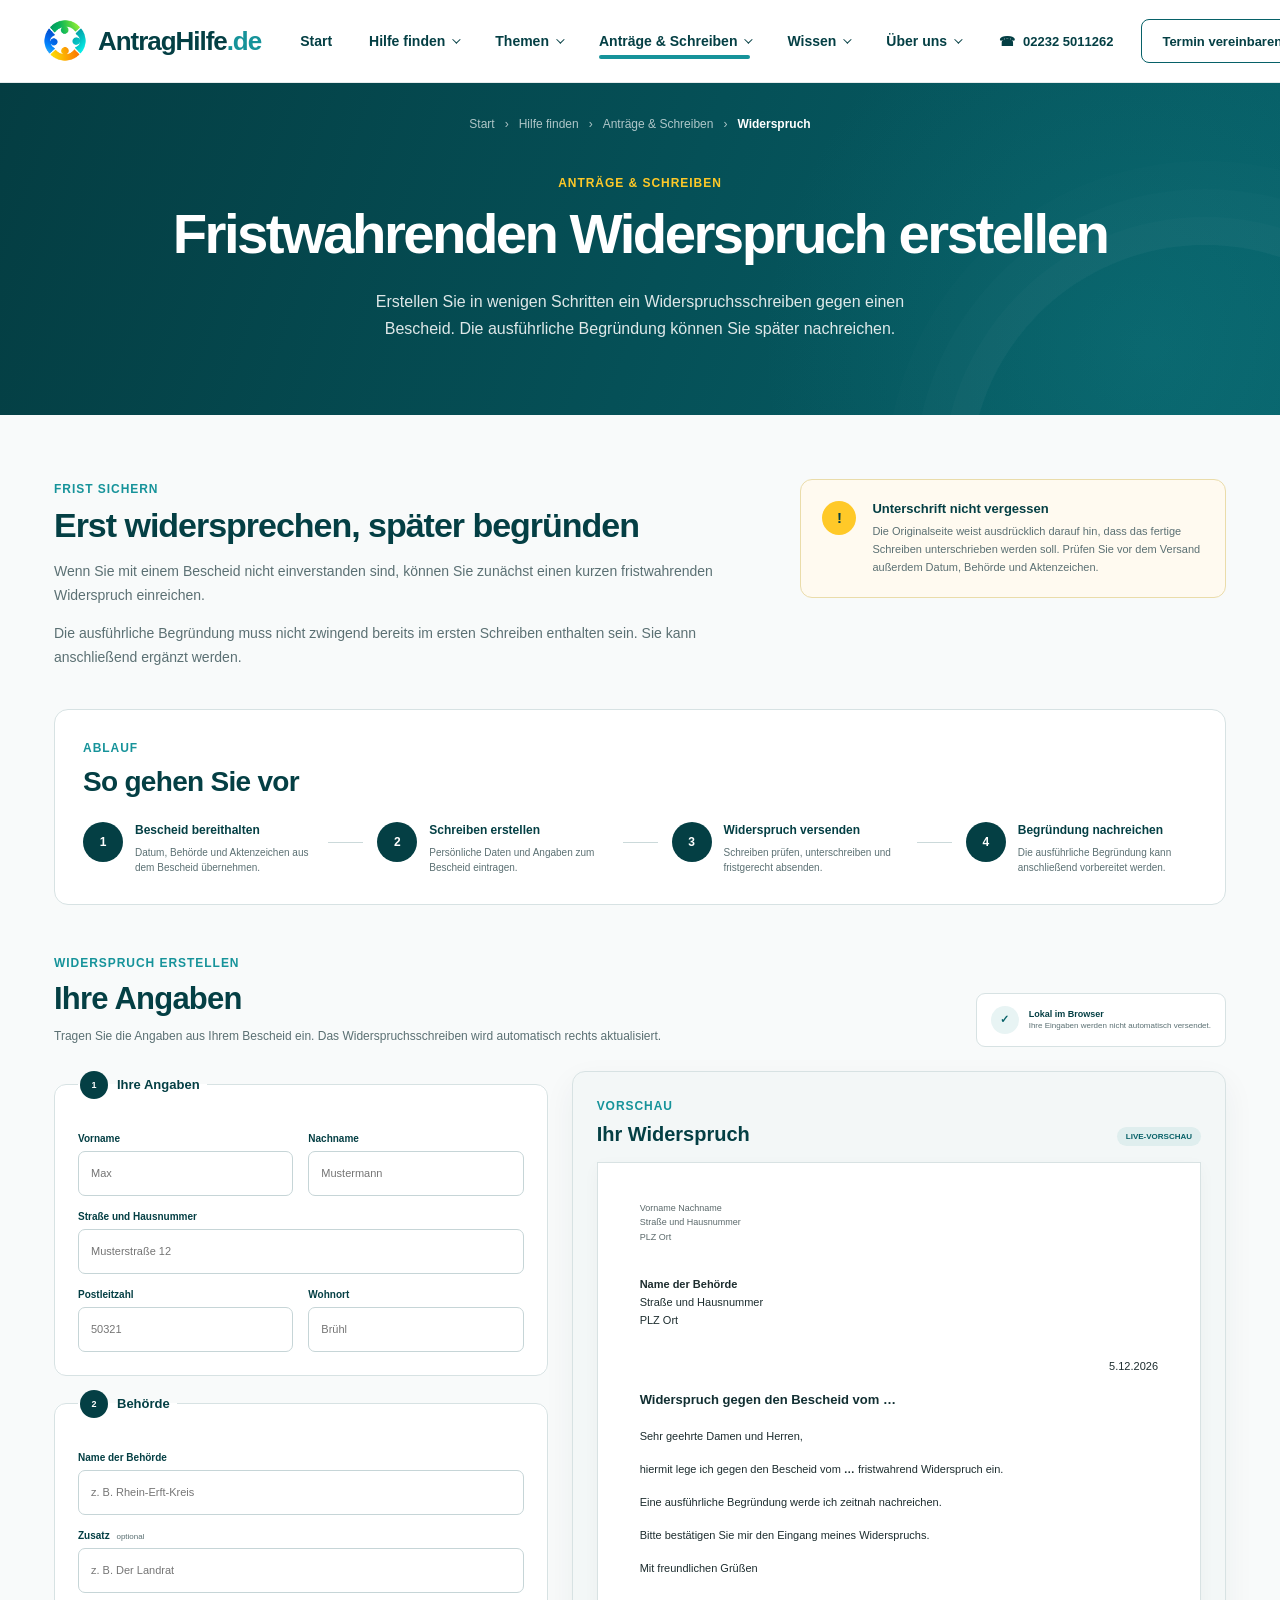
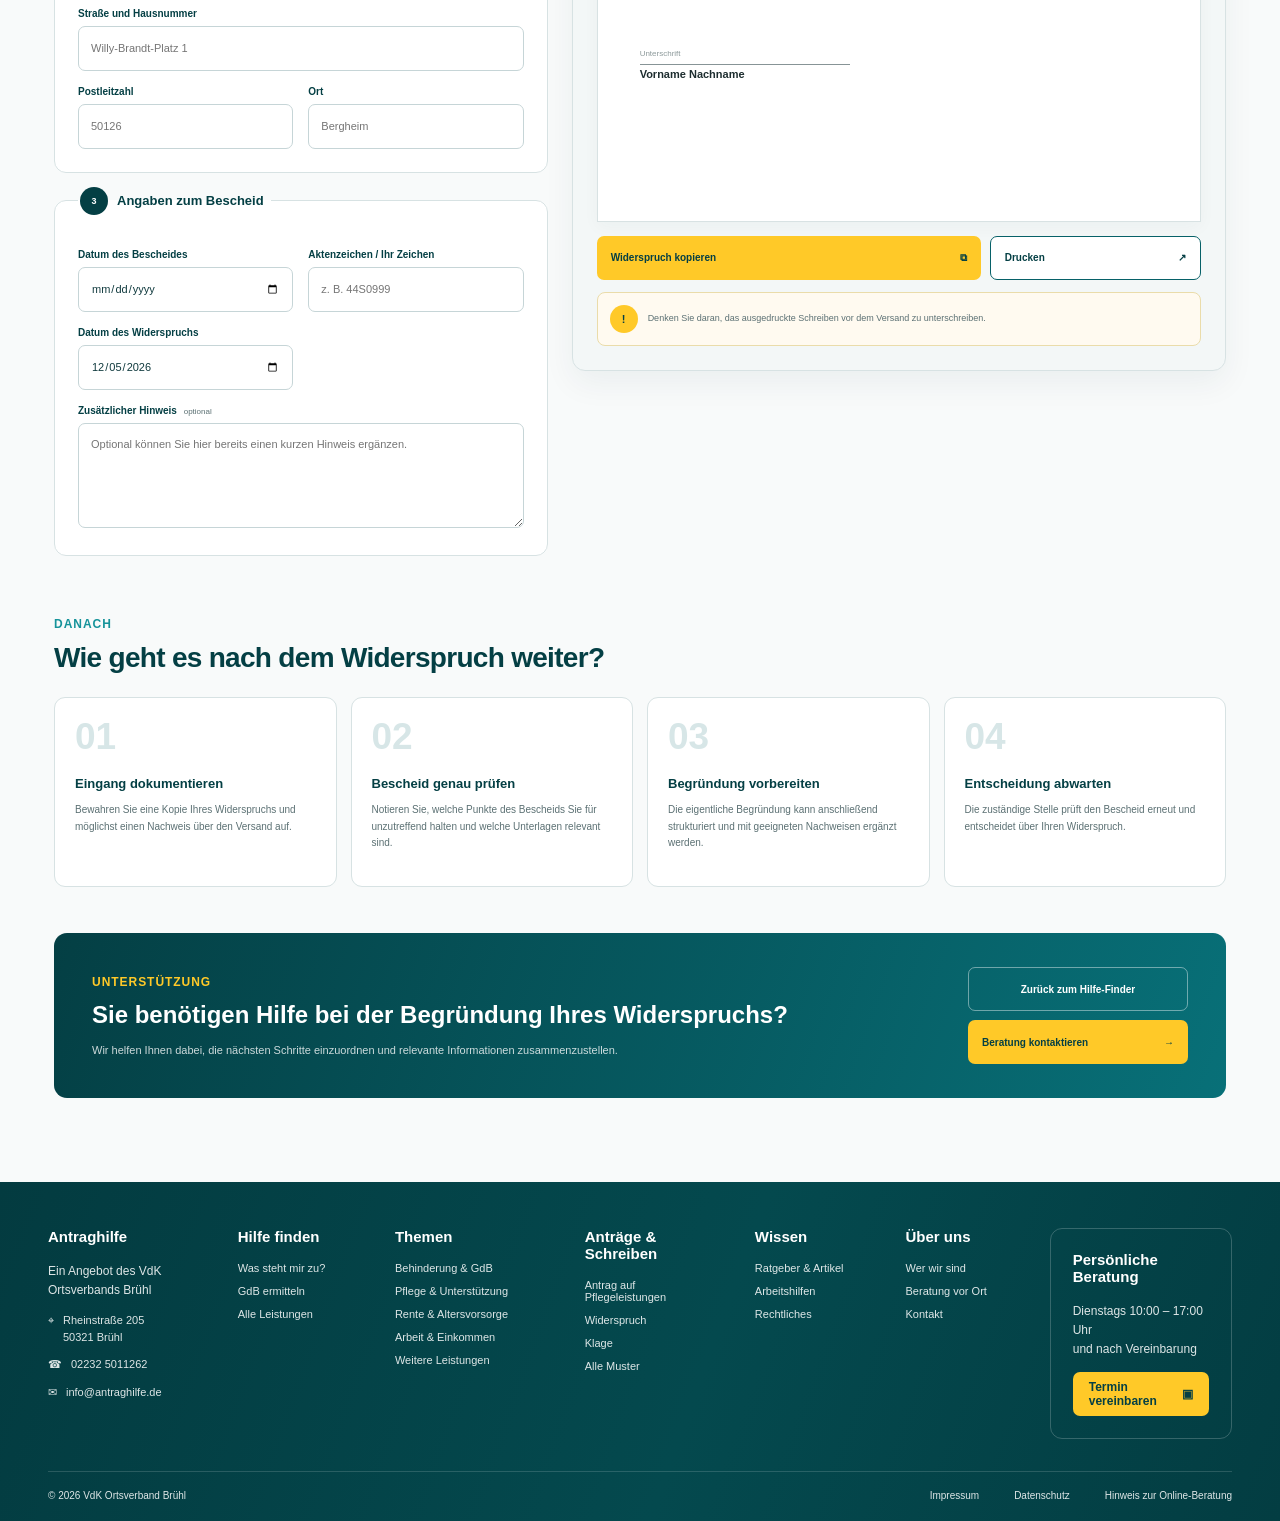
<file: widerspruch.html>
<!DOCTYPE html>
<html lang="de">

<head>

    <meta charset="UTF-8">

    <meta
        name="viewport"
        content="width=device-width, initial-scale=1.0"
    >

    <title>
        Widerspruch erstellen | AntragHilfe.de
    </title>

    <meta
        name="description"
        content="Fristwahrenden Widerspruch gegen einen Bescheid erstellen und als Musterschreiben übernehmen."
    >

    <link
        rel="icon"
        type="image/png"
        href="/pictures/AntragLogo.png"
    >

    <link
        rel="apple-touch-icon"
        href="/pictures/AntragLogo.png"
    >

    <link
        rel="stylesheet"
        href="style.css"
    >

</head>


<body>


<!-- =========================================================
     HEADER
========================================================= -->

<header class="site-header">

    <nav class="navbar">

        <a
            href="index.html"
            class="brand"
        >

            <div class="brand-logo-wrap">

                <img
                    src="/pictures/AntragLogo.png"
                    alt="AntragHilfe.de Logo"
                    class="brand-logo"
                >

            </div>


            <div class="brand-name">

                <span class="brand-main">
                    AntragHilfe
                </span>

                <span class="brand-de">
                    .de
                </span>

            </div>

        </a>



        <div class="nav-links">

            <a
                href="index.html"
                class="nav-link"
            >
                Start
            </a>


            <a
                href="index.html#hilfe"
                class="nav-link"
            >
                Hilfe finden
                <span class="nav-chevron"></span>
            </a>


            <a
                href="index.html#themen"
                class="nav-link"
            >
                Themen
                <span class="nav-chevron"></span>
            </a>


            <a
                href="index.html#antraege"
                class="nav-link current"
            >
                Anträge &amp; Schreiben
                <span class="nav-chevron"></span>
            </a>


            <a
                href="index.html#wissen"
                class="nav-link"
            >
                Wissen
                <span class="nav-chevron"></span>
            </a>


            <a
                href="index.html#ueber-uns"
                class="nav-link"
            >
                Über uns
                <span class="nav-chevron"></span>
            </a>

        </div>



        <a
            href="tel:022325011262"
            class="nav-phone"
        >
            <span>☎</span>
            02232 5011262
        </a>



        <a
            href="kontakt.html#termin"
            class="nav-cta"
        >
            Termin vereinbaren
            <span>▣</span>
        </a>


        <button
            class="menu-button"
            type="button"
            aria-label="Navigation öffnen"
        >
            ☰
        </button>

    </nav>

</header>



<!-- =========================================================
     HERO
========================================================= -->

<section class="page-hero">

    <div class="page-hero-inner">

        <nav
            class="breadcrumb"
            aria-label="Brotkrümelnavigation"
        >

            <a href="index.html">
                Start
            </a>

            <span>›</span>

            <a href="index.html#hilfe">
                Hilfe finden
            </a>

            <span>›</span>

            <a href="index.html#antraege">
                Anträge &amp; Schreiben
            </a>

            <span>›</span>

            <span aria-current="page">
                Widerspruch
            </span>

        </nav>


        <div class="page-hero-content">

            <span class="page-eyebrow">
                Anträge &amp; Schreiben
            </span>


            <h1>
                Fristwahrenden
                Widerspruch erstellen
            </h1>


            <p>
                Erstellen Sie in wenigen Schritten ein
                Widerspruchsschreiben gegen einen Bescheid.
                Die ausführliche Begründung können Sie
                später nachreichen.
            </p>

        </div>

    </div>

</section>



<!-- =========================================================
     MAIN
========================================================= -->

<main class="wid-page">

    <div class="wid-inner">


        <!-- =====================================================
             INTRO
        ====================================================== -->

        <section class="wid-intro">

            <div class="wid-intro-content">

                <span class="section-eyebrow">
                    Frist sichern
                </span>

                <h2>
                    Erst widersprechen, später begründen
                </h2>


                <p>
                    Wenn Sie mit einem Bescheid nicht einverstanden
                    sind, können Sie zunächst einen kurzen
                    fristwahrenden Widerspruch einreichen.
                </p>


                <p>
                    Die ausführliche Begründung muss nicht zwingend
                    bereits im ersten Schreiben enthalten sein.
                    Sie kann anschließend ergänzt werden.
                </p>

            </div>


            <aside class="wid-warning">

                <div class="wid-warning-icon">
                    !
                </div>

                <div>

                    <strong>
                        Unterschrift nicht vergessen
                    </strong>

                    <p>
                        Die Originalseite weist ausdrücklich darauf hin,
                        dass das fertige Schreiben unterschrieben
                        werden soll. Prüfen Sie vor dem Versand
                        außerdem Datum, Behörde und Aktenzeichen.
                    </p>

                </div>

            </aside>

        </section>



        <!-- =====================================================
             QUICK PROCESS
        ====================================================== -->

        <section class="wid-process">

            <div class="wid-section-heading">

                <span class="section-eyebrow">
                    Ablauf
                </span>

                <h2>
                    So gehen Sie vor
                </h2>

            </div>


            <div class="wid-process-grid">


                <div class="wid-process-step">

                    <span class="wid-process-number">
                        1
                    </span>

                    <div>

                        <strong>
                            Bescheid bereithalten
                        </strong>

                        <p>
                            Datum, Behörde und Aktenzeichen
                            aus dem Bescheid übernehmen.
                        </p>

                    </div>

                </div>


                <div class="wid-process-line"></div>


                <div class="wid-process-step">

                    <span class="wid-process-number">
                        2
                    </span>

                    <div>

                        <strong>
                            Schreiben erstellen
                        </strong>

                        <p>
                            Persönliche Daten und Angaben
                            zum Bescheid eintragen.
                        </p>

                    </div>

                </div>


                <div class="wid-process-line"></div>


                <div class="wid-process-step">

                    <span class="wid-process-number">
                        3
                    </span>

                    <div>

                        <strong>
                            Widerspruch versenden
                        </strong>

                        <p>
                            Schreiben prüfen,
                            unterschreiben und fristgerecht absenden.
                        </p>

                    </div>

                </div>


                <div class="wid-process-line"></div>


                <div class="wid-process-step">

                    <span class="wid-process-number">
                        4
                    </span>

                    <div>

                        <strong>
                            Begründung nachreichen
                        </strong>

                        <p>
                            Die ausführliche Begründung
                            kann anschließend vorbereitet werden.
                        </p>

                    </div>

                </div>

            </div>

        </section>



        <!-- =====================================================
             GENERATOR
        ====================================================== -->

        <section class="wid-generator">


            <div class="wid-generator-head">

                <div>

                    <span class="section-eyebrow">
                        Widerspruch erstellen
                    </span>

                    <h2>
                        Ihre Angaben
                    </h2>

                    <p>
                        Tragen Sie die Angaben aus Ihrem Bescheid ein.
                        Das Widerspruchsschreiben wird automatisch
                        rechts aktualisiert.
                    </p>

                </div>


                <div class="wid-generator-badge">

                    <span>
                        ✓
                    </span>

                    <div>

                        <strong>
                            Lokal im Browser
                        </strong>

                        <small>
                            Ihre Eingaben werden
                            nicht automatisch versendet.
                        </small>

                    </div>

                </div>

            </div>



            <div class="wid-generator-layout">


                <!-- =============================================
                     FORMULAR
                ============================================== -->

                <form
                    class="wid-form"
                    id="widerspruch-form"
                >


                    <!-- PERSON -->

                    <fieldset class="wid-fieldset">

                        <legend>

                            <span>
                                1
                            </span>

                            Ihre Angaben

                        </legend>


                        <div class="wid-form-grid">


                            <div class="wid-field">

                                <label for="wid-vorname">
                                    Vorname
                                </label>

                                <input
                                    type="text"
                                    id="wid-vorname"
                                    placeholder="Max"
                                    autocomplete="given-name"
                                >

                            </div>


                            <div class="wid-field">

                                <label for="wid-nachname">
                                    Nachname
                                </label>

                                <input
                                    type="text"
                                    id="wid-nachname"
                                    placeholder="Mustermann"
                                    autocomplete="family-name"
                                >

                            </div>


                            <div class="wid-field wid-field-full">

                                <label for="wid-strasse">
                                    Straße und Hausnummer
                                </label>

                                <input
                                    type="text"
                                    id="wid-strasse"
                                    placeholder="Musterstraße 12"
                                    autocomplete="street-address"
                                >

                            </div>


                            <div class="wid-field">

                                <label for="wid-plz">
                                    Postleitzahl
                                </label>

                                <input
                                    type="text"
                                    id="wid-plz"
                                    maxlength="5"
                                    inputmode="numeric"
                                    placeholder="50321"
                                    autocomplete="postal-code"
                                >

                            </div>


                            <div class="wid-field">

                                <label for="wid-ort">
                                    Wohnort
                                </label>

                                <input
                                    type="text"
                                    id="wid-ort"
                                    placeholder="Brühl"
                                    autocomplete="address-level2"
                                >

                            </div>

                        </div>

                    </fieldset>



                    <!-- BEHÖRDE -->

                    <fieldset class="wid-fieldset">

                        <legend>

                            <span>
                                2
                            </span>

                            Behörde

                        </legend>


                        <div class="wid-form-grid">


                            <div class="wid-field wid-field-full">

                                <label for="wid-behoerde">
                                    Name der Behörde
                                </label>

                                <input
                                    type="text"
                                    id="wid-behoerde"
                                    placeholder="z. B. Rhein-Erft-Kreis"
                                >

                            </div>


                            <div class="wid-field wid-field-full">

                                <label for="wid-behoerde-zusatz">
                                    Zusatz
                                    <span>optional</span>
                                </label>

                                <input
                                    type="text"
                                    id="wid-behoerde-zusatz"
                                    placeholder="z. B. Der Landrat"
                                >

                            </div>


                            <div class="wid-field wid-field-full">

                                <label for="wid-behoerde-strasse">
                                    Straße und Hausnummer
                                </label>

                                <input
                                    type="text"
                                    id="wid-behoerde-strasse"
                                    placeholder="Willy-Brandt-Platz 1"
                                >

                            </div>


                            <div class="wid-field">

                                <label for="wid-behoerde-plz">
                                    Postleitzahl
                                </label>

                                <input
                                    type="text"
                                    id="wid-behoerde-plz"
                                    maxlength="5"
                                    inputmode="numeric"
                                    placeholder="50126"
                                >

                            </div>


                            <div class="wid-field">

                                <label for="wid-behoerde-ort">
                                    Ort
                                </label>

                                <input
                                    type="text"
                                    id="wid-behoerde-ort"
                                    placeholder="Bergheim"
                                >

                            </div>

                        </div>

                    </fieldset>



                    <!-- BESCHEID -->

                    <fieldset class="wid-fieldset">

                        <legend>

                            <span>
                                3
                            </span>

                            Angaben zum Bescheid

                        </legend>


                        <div class="wid-form-grid">


                            <div class="wid-field">

                                <label for="wid-bescheid-datum">
                                    Datum des Bescheides
                                </label>

                                <input
                                    type="date"
                                    id="wid-bescheid-datum"
                                >

                            </div>


                            <div class="wid-field">

                                <label for="wid-zeichen">
                                    Aktenzeichen / Ihr Zeichen
                                </label>

                                <input
                                    type="text"
                                    id="wid-zeichen"
                                    placeholder="z. B. 44S0999"
                                >

                            </div>


                            <div class="wid-field">

                                <label for="wid-datum">
                                    Datum des Widerspruchs
                                </label>

                                <input
                                    type="date"
                                    id="wid-datum"
                                >

                            </div>


                            <div class="wid-field wid-field-full">

                                <label for="wid-zusatz">
                                    Zusätzlicher Hinweis
                                    <span>optional</span>
                                </label>

                                <textarea
                                    id="wid-zusatz"
                                    rows="4"
                                    placeholder="Optional können Sie hier bereits einen kurzen Hinweis ergänzen."
                                ></textarea>

                            </div>

                        </div>

                    </fieldset>

                </form>



                <!-- =============================================
                     LIVE PREVIEW
                ============================================== -->

                <aside class="wid-preview">


                    <div class="wid-preview-head">

                        <div>

                            <span class="section-eyebrow">
                                Vorschau
                            </span>

                            <h2>
                                Ihr Widerspruch
                            </h2>

                        </div>


                        <span class="wid-preview-status">
                            Live-Vorschau
                        </span>

                    </div>



                    <div
                        class="wid-letter"
                        id="wid-letter"
                    >


                        <div class="wid-letter-sender">

                            <span id="wid-preview-name">
                                Vorname Nachname
                            </span>

                            <span id="wid-preview-address">
                                Straße und Hausnummer
                            </span>

                            <span id="wid-preview-city">
                                PLZ Ort
                            </span>

                        </div>



                        <div class="wid-letter-recipient">

                            <strong id="wid-preview-behoerde">
                                Name der Behörde
                            </strong>

                            <span
                                id="wid-preview-behoerde-zusatz"
                                hidden
                            ></span>

                            <span id="wid-preview-behoerde-address">
                                Straße und Hausnummer
                            </span>

                            <span id="wid-preview-behoerde-city">
                                PLZ Ort
                            </span>

                        </div>



                        <div
                            class="wid-letter-date"
                            id="wid-preview-date"
                        >
                            Datum
                        </div>



                        <p
                            class="wid-letter-reference"
                            id="wid-preview-reference"
                            hidden
                        ></p>



                        <h3>
                            Widerspruch gegen den Bescheid
                            vom
                            <span id="wid-preview-bescheid-date">
                                …
                            </span>
                        </h3>



                        <p>
                            Sehr geehrte Damen und Herren,
                        </p>



                        <p>
                            hiermit lege ich gegen den Bescheid
                            vom
                            <strong id="wid-preview-bescheid-inline">
                                …
                            </strong>
                            fristwahrend Widerspruch ein.
                        </p>



                        <p>
                            Eine ausführliche Begründung
                            werde ich zeitnah nachreichen.
                        </p>



                        <p
                            id="wid-preview-extra"
                            hidden
                        ></p>



                        <p>
                            Bitte bestätigen Sie mir den
                            Eingang meines Widerspruchs.
                        </p>



                        <p>
                            Mit freundlichen Grüßen
                        </p>



                        <div class="wid-signature-space">

                            <span>
                                Unterschrift
                            </span>

                        </div>



                        <p
                            class="wid-letter-signature"
                            id="wid-preview-signature"
                        >
                            Vorname Nachname
                        </p>

                    </div>



                    <!-- ACTIONS -->

                    <div class="wid-preview-actions">


                        <button
                            type="button"
                            class="wid-copy-button"
                            id="wid-copy"
                        >

                            <span>
                                Widerspruch kopieren
                            </span>

                            <span>
                                ⧉
                            </span>

                        </button>


                        <button
                            type="button"
                            class="wid-print-button"
                            id="wid-print"
                        >

                            <span>
                                Drucken
                            </span>

                            <span>
                                ↗
                            </span>

                        </button>

                    </div>


                    <div class="wid-signature-warning">

                        <span>
                            !
                        </span>

                        <p>
                            Denken Sie daran, das ausgedruckte
                            Schreiben vor dem Versand zu unterschreiben.
                        </p>

                    </div>

                </aside>

            </div>

        </section>



        <!-- =====================================================
             AFTER
        ====================================================== -->

        <section class="wid-after">

            <div class="wid-section-heading">

                <span class="section-eyebrow">
                    Danach
                </span>

                <h2>
                    Wie geht es nach dem Widerspruch weiter?
                </h2>

            </div>


            <div class="wid-after-grid">


                <article class="wid-after-card">

                    <span class="wid-after-number">
                        01
                    </span>

                    <h3>
                        Eingang dokumentieren
                    </h3>

                    <p>
                        Bewahren Sie eine Kopie Ihres
                        Widerspruchs und möglichst einen
                        Nachweis über den Versand auf.
                    </p>

                </article>


                <article class="wid-after-card">

                    <span class="wid-after-number">
                        02
                    </span>

                    <h3>
                        Bescheid genau prüfen
                    </h3>

                    <p>
                        Notieren Sie, welche Punkte des
                        Bescheids Sie für unzutreffend halten
                        und welche Unterlagen relevant sind.
                    </p>

                </article>


                <article class="wid-after-card">

                    <span class="wid-after-number">
                        03
                    </span>

                    <h3>
                        Begründung vorbereiten
                    </h3>

                    <p>
                        Die eigentliche Begründung kann
                        anschließend strukturiert und mit
                        geeigneten Nachweisen ergänzt werden.
                    </p>

                </article>


                <article class="wid-after-card">

                    <span class="wid-after-number">
                        04
                    </span>

                    <h3>
                        Entscheidung abwarten
                    </h3>

                    <p>
                        Die zuständige Stelle prüft den
                        Bescheid erneut und entscheidet
                        über Ihren Widerspruch.
                    </p>

                </article>

            </div>

        </section>



        <!-- =====================================================
             HELP CTA
        ====================================================== -->

        <section class="wid-help">

            <div>

                <span class="section-eyebrow">
                    Unterstützung
                </span>

                <h2>
                    Sie benötigen Hilfe bei der
                    Begründung Ihres Widerspruchs?
                </h2>

                <p>
                    Wir helfen Ihnen dabei, die nächsten Schritte
                    einzuordnen und relevante Informationen
                    zusammenzustellen.
                </p>

            </div>


            <div class="wid-help-actions">

                <a
                    href="index.html#hilfe"
                    class="wid-help-secondary"
                >
                    Zurück zum Hilfe-Finder
                </a>


                <a
                    href="kontakt.html"
                    class="wid-help-primary"
                >
                    Beratung kontaktieren

                    <span>
                        →
                    </span>
                </a>

            </div>

        </section>

    </div>

</main>



<!-- =========================================================
     FOOTER
========================================================= -->

<footer class="site-footer">

    <div class="footer-inner">

        <div class="footer-grid">


            <div class="footer-column">

                <h3>
                    Antraghilfe
                </h3>

                <p class="footer-description">
                    Ein Angebot des VdK
                    <br>
                    Ortsverbands Brühl
                </p>


                <div class="footer-contact-list">

                    <div class="footer-contact-item">

                        <span>
                            ⌖
                        </span>

                        <span>
                            Rheinstraße 205
                            <br>
                            50321 Brühl
                        </span>

                    </div>


                    <a
                        href="tel:022325011262"
                        class="footer-contact-item"
                    >
                        <span>☎</span>
                        <span>02232 5011262</span>
                    </a>


                    <a
                        href="mailto:info@antraghilfe.de"
                        class="footer-contact-item"
                    >
                        <span>✉</span>
                        <span>info@antraghilfe.de</span>
                    </a>

                </div>

            </div>



            <div class="footer-column">

                <h3>
                    Hilfe finden
                </h3>

                <nav class="footer-links">

                    <a href="index.html#hilfe">
                        Was steht mir zu?
                    </a>

                    <a href="gdb-rechner.html">
                        GdB ermitteln
                    </a>

                    <a href="sozialleistungen.html">
                        Alle Leistungen
                    </a>

                </nav>

            </div>



            <div class="footer-column">

                <h3>
                    Themen
                </h3>

                <nav class="footer-links">

                    <a href="merkzeichen.html">
                        Behinderung &amp; GdB
                    </a>

                    <a href="pflegegrad-ermittlung.html">
                        Pflege &amp; Unterstützung
                    </a>

                    <a href="#">
                        Rente &amp; Altersvorsorge
                    </a>

                    <a href="#">
                        Arbeit &amp; Einkommen
                    </a>

                    <a href="#">
                        Weitere Leistungen
                    </a>

                </nav>

            </div>



            <div class="footer-column">

                <h3>
                    Anträge &amp; Schreiben
                </h3>

                <nav class="footer-links">

                    <a href="antrag-pflege.html">
                        Antrag auf Pflegeleistungen
                    </a>

                    <a href="widerspruch.html">
                        Widerspruch
                    </a>

                    <a href="#">
                        Klage
                    </a>

                    <a href="#">
                        Alle Muster
                    </a>

                </nav>

            </div>



            <div class="footer-column">

                <h3>
                    Wissen
                </h3>

                <nav class="footer-links">

                    <a href="#">
                        Ratgeber &amp; Artikel
                    </a>

                    <a href="#">
                        Arbeitshilfen
                    </a>

                    <a href="#">
                        Rechtliches
                    </a>

                </nav>

            </div>



            <div class="footer-column">

                <h3>
                    Über uns
                </h3>

                <nav class="footer-links">

                    <a href="#">
                        Wer wir sind
                    </a>

                    <a href="#">
                        Beratung vor Ort
                    </a>

                    <a href="kontakt.html">
                        Kontakt
                    </a>

                </nav>

            </div>



            <div class="footer-consultation">

                <h3>
                    Persönliche Beratung
                </h3>

                <p>
                    Dienstags 10:00 – 17:00 Uhr
                    <br>
                    und nach Vereinbarung
                </p>


                <a
                    href="kontakt.html#termin"
                    class="footer-consultation-button"
                >

                    <span>
                        Termin vereinbaren
                    </span>

                    <span>
                        ▣
                    </span>

                </a>

            </div>

        </div>



        <div class="footer-bottom">

            <div>
                © 2026 VdK Ortsverband Brühl
            </div>


            <nav class="footer-legal">

                <a href="#">
                    Impressum
                </a>

                <a href="#">
                    Datenschutz
                </a>

                <a href="#">
                    Hinweis zur Online-Beratung
                </a>

            </nav>

        </div>

    </div>

</footer>



<!-- =========================================================
     WIDERSPRUCH GENERATOR
========================================================= -->

<script>

    /* =====================================================
       ELEMENTS
    ===================================================== */

    const widFields = {

        firstName:
            document.getElementById(
                "wid-vorname"
            ),

        lastName:
            document.getElementById(
                "wid-nachname"
            ),

        street:
            document.getElementById(
                "wid-strasse"
            ),

        postal:
            document.getElementById(
                "wid-plz"
            ),

        city:
            document.getElementById(
                "wid-ort"
            ),

        authority:
            document.getElementById(
                "wid-behoerde"
            ),

        authorityExtra:
            document.getElementById(
                "wid-behoerde-zusatz"
            ),

        authorityStreet:
            document.getElementById(
                "wid-behoerde-strasse"
            ),

        authorityPostal:
            document.getElementById(
                "wid-behoerde-plz"
            ),

        authorityCity:
            document.getElementById(
                "wid-behoerde-ort"
            ),

        decisionDate:
            document.getElementById(
                "wid-bescheid-datum"
            ),

        reference:
            document.getElementById(
                "wid-zeichen"
            ),

        letterDate:
            document.getElementById(
                "wid-datum"
            ),

        extra:
            document.getElementById(
                "wid-zusatz"
            )

    };



    /* =====================================================
       DEFAULT DATE
    ===================================================== */

    function widSetToday() {

        const today =
            new Date();


        const year =
            today.getFullYear();


        const month =
            String(
                today.getMonth() + 1
            ).padStart(
                2,
                "0"
            );


        const day =
            String(
                today.getDate()
            ).padStart(
                2,
                "0"
            );


        widFields.letterDate.value =
            `${year}-${month}-${day}`;

    }



    /* =====================================================
       HELPERS
    ===================================================== */

    function widValueOr(
        field,
        fallback
    ) {

        const value =
            field.value.trim();


        return value ||
            fallback;

    }



    function widFullName() {

        const name =
            `${widFields.firstName.value.trim()} ${widFields.lastName.value.trim()}`
            .trim();


        return name ||
            "Vorname Nachname";

    }



    function widFormatDate(
        value
    ) {

        if (!value) {
            return "…";
        }


        const date =
            new Date(
                `${value}T00:00:00`
            );


        return date.toLocaleDateString(
            "de-DE"
        );

    }



    /* =====================================================
       PREVIEW
    ===================================================== */

    function widUpdatePreview() {

        const fullName =
            widFullName();


        document
            .getElementById(
                "wid-preview-name"
            )
            .textContent =
                fullName;


        document
            .getElementById(
                "wid-preview-signature"
            )
            .textContent =
                fullName;



        document
            .getElementById(
                "wid-preview-address"
            )
            .textContent =
                widValueOr(
                    widFields.street,
                    "Straße und Hausnummer"
                );


        const city =
            [
                widFields.postal.value.trim(),
                widFields.city.value.trim()
            ]
            .filter(Boolean)
            .join(" ");


        document
            .getElementById(
                "wid-preview-city"
            )
            .textContent =
                city ||
                "PLZ Ort";



        document
            .getElementById(
                "wid-preview-behoerde"
            )
            .textContent =
                widValueOr(
                    widFields.authority,
                    "Name der Behörde"
                );



        const authorityExtra =
            document.getElementById(
                "wid-preview-behoerde-zusatz"
            );


        if (
            widFields.authorityExtra.value.trim()
        ) {

            authorityExtra.textContent =
                widFields.authorityExtra.value.trim();


            authorityExtra.hidden =
                false;

        } else {

            authorityExtra.hidden =
                true;

        }



        document
            .getElementById(
                "wid-preview-behoerde-address"
            )
            .textContent =
                widValueOr(
                    widFields.authorityStreet,
                    "Straße und Hausnummer"
                );



        const authorityCity =
            [
                widFields.authorityPostal.value.trim(),
                widFields.authorityCity.value.trim()
            ]
            .filter(Boolean)
            .join(" ");


        document
            .getElementById(
                "wid-preview-behoerde-city"
            )
            .textContent =
                authorityCity ||
                "PLZ Ort";



        document
            .getElementById(
                "wid-preview-date"
            )
            .textContent =
                widFormatDate(
                    widFields.letterDate.value
                );



        const decisionDate =
            widFormatDate(
                widFields.decisionDate.value
            );


        document
            .getElementById(
                "wid-preview-bescheid-date"
            )
            .textContent =
                decisionDate;


        document
            .getElementById(
                "wid-preview-bescheid-inline"
            )
            .textContent =
                decisionDate;



        /* AKTENZEICHEN */

        const reference =
            document.getElementById(
                "wid-preview-reference"
            );


        if (
            widFields.reference.value.trim()
        ) {

            reference.textContent =
                `Ihr Zeichen: ${widFields.reference.value.trim()}`;


            reference.hidden =
                false;

        } else {

            reference.hidden =
                true;

        }



        /* EXTRA */

        const extra =
            document.getElementById(
                "wid-preview-extra"
            );


        if (
            widFields.extra.value.trim()
        ) {

            extra.textContent =
                widFields.extra.value.trim();


            extra.hidden =
                false;

        } else {

            extra.hidden =
                true;

        }

    }



    /* =====================================================
       TEXT GENERATOR
    ===================================================== */

    function widCreateText() {

        const personCity =
            [
                widFields.postal.value.trim(),
                widFields.city.value.trim()
            ]
            .filter(Boolean)
            .join(" ");


        const authorityCity =
            [
                widFields.authorityPostal.value.trim(),
                widFields.authorityCity.value.trim()
            ]
            .filter(Boolean)
            .join(" ");


        const decisionDate =
            widFormatDate(
                widFields.decisionDate.value
            );


        const lines = [

            widFullName(),

            widValueOr(
                widFields.street,
                "Straße und Hausnummer"
            ),

            personCity ||
            "PLZ Ort",

            "",

            widValueOr(
                widFields.authority,
                "Name der Behörde"
            ),

            widFields.authorityExtra.value.trim(),

            widValueOr(
                widFields.authorityStreet,
                "Straße und Hausnummer"
            ),

            authorityCity ||
            "PLZ Ort",

            "",

            widFormatDate(
                widFields.letterDate.value
            ),

            "",

            widFields.reference.value.trim()
                ? `Ihr Zeichen: ${widFields.reference.value.trim()}`
                : "",

            "",

            `Widerspruch gegen den Bescheid vom ${decisionDate}`,

            "",

            "Sehr geehrte Damen und Herren,",

            "",

            `hiermit lege ich gegen den Bescheid vom ${decisionDate} fristwahrend Widerspruch ein.`,

            "",

            "Eine ausführliche Begründung werde ich zeitnah nachreichen.",

            widFields.extra.value.trim()
                ? "\n" + widFields.extra.value.trim()
                : "",

            "",

            "Bitte bestätigen Sie mir den Eingang meines Widerspruchs.",

            "",

            "Mit freundlichen Grüßen",

            "",

            "",

            "______________________________",

            "Unterschrift",

            "",

            widFullName()

        ];


        return lines
            .filter(
                (line, index, array) => {

                    if (line !== "") {
                        return true;
                    }


                    return (
                        index === 0 ||
                        array[index - 1] !== ""
                    );

                }
            )
            .join("\n");

    }



    /* =====================================================
       COPY
    ===================================================== */

    async function widCopy() {

        const button =
            document.getElementById(
                "wid-copy"
            );


        try {

            await navigator
                .clipboard
                .writeText(
                    widCreateText()
                );


            const old =
                button.innerHTML;


            button.innerHTML = `
                <span>
                    Widerspruch kopiert
                </span>

                <span>
                    ✓
                </span>
            `;


            setTimeout(
                () => {

                    button.innerHTML =
                        old;

                },
                1800
            );

        } catch {

            alert(
                "Der Text konnte nicht automatisch kopiert werden."
            );

        }

    }



    /* =====================================================
       EVENTS
    ===================================================== */

    Object
        .values(widFields)
        .forEach(field => {

            field.addEventListener(
                "input",
                widUpdatePreview
            );


            field.addEventListener(
                "change",
                widUpdatePreview
            );

        });



    document
        .getElementById(
            "wid-copy"
        )
        .addEventListener(
            "click",
            widCopy
        );



    document
        .getElementById(
            "wid-print"
        )
        .addEventListener(
            "click",
            () => {

                window.print();

            }
        );



    /* =====================================================
       INIT
    ===================================================== */

    widSetToday();

    widUpdatePreview();

</script>


</body>

</html>
</file>
<file: style.css>
/* =========================================================
   DESIGN SYSTEM
========================================================= */

:root {
    --petrol-1000: #03393d;
    --petrol-950: #043f44;
    --petrol-900: #06494e;
    --petrol-800: #076168;

    --petrol-active: #16939a;

    --selected-start: #075e63;
    --selected-end: #087078;

    --yellow: #ffc928;
    --yellow-hover: #f3ba00;

    --text: #103a3e;
    --text-soft: #5b7073;

    --white: #ffffff;

    --surface: #f6f9f9;
    --surface-light: #fbfdfd;

    --border: #d7e2e3;
    --border-dark: #c6d5d7;

    --radius: 12px;

    --shadow:
        0 12px 34px rgba(5, 59, 63, 0.12);

    --shadow-soft:
        0 8px 24px rgba(5, 59, 63, 0.07);

    --content: 1440px;
    --content-small: 1240px;
}



/* =========================================================
   RESET
========================================================= */

* {
    box-sizing: border-box;
}


html {
    scroll-behavior: smooth;
}


html,
body {
    width: 100%;
    margin: 0;
    padding: 0;
}


body {
    min-height: 100vh;

    overflow-x: hidden;

    font-family:
        Inter,
        -apple-system,
        BlinkMacSystemFont,
        "Segoe UI",
        sans-serif;

    color: var(--text);

    background: var(--white);
}


a {
    color: inherit;
    text-decoration: none;
}


button,
input,
select,
textarea {
    font: inherit;
}



/* =========================================================
   HEADER
========================================================= */

.site-header {
    width: 100%;

    background: var(--white);

    border-bottom:
        1px solid rgba(4, 63, 68, 0.1);
}


.navbar {
    width: 100%;
    max-width: var(--content);

    min-height: 82px;

    margin: 0 auto;

    padding: 0 42px;

    display: flex;
    align-items: center;

    gap: 28px;
}



/* =========================================================
   BRAND
========================================================= */

.brand {
    display: flex;
    align-items: center;

    gap: 10px;

    flex-shrink: 0;
}


.brand-logo-wrap {
    width: 46px;
    height: 46px;

    display: flex;
    align-items: center;
    justify-content: center;

    flex-shrink: 0;
}


.brand-logo {
    display: block;

    width: 100%;
    height: 100%;

    object-fit: contain;
}


.brand-name {
    display: flex;
    align-items: baseline;

    white-space: nowrap;

    font-size: 26px;
    line-height: 1;

    font-weight: 850;

    letter-spacing: -0.04em;
}


.brand-main {
    color: var(--petrol-950);
}


.brand-de {
    color: var(--petrol-active);
}



/* =========================================================
   NAVIGATION
========================================================= */

.nav-links {
    margin-left: auto;

    display: flex;
    align-items: center;

    gap: 15px;
}


.nav-link {
    position: relative;

    min-height: 40px;

    padding: 0 10px;

    display: flex;
    align-items: center;

    gap: 7px;

    border: 1px solid transparent;

    border-radius: 7px;

    color: var(--petrol-950);

    font-size: 14px;
    font-weight: 750;

    white-space: nowrap;

    transition:
        background 0.18s ease,
        color 0.18s ease,
        border-color 0.18s ease;
}


.nav-link:hover {
    background: var(--petrol-950);

    border-color: var(--petrol-950);

    color: var(--white);
}


.nav-link.current::after {
    content: "";

    position: absolute;

    left: 10px;
    right: 10px;
    bottom: 1px;

    height: 4px;

    border-radius: 10px;

    background: var(--petrol-active);
}


.nav-link.current:hover::after {
    opacity: 0;
}


.nav-chevron {
    width: 6px;
    height: 6px;

    border-right:
        1.5px solid currentColor;

    border-bottom:
        1.5px solid currentColor;

    transform:
        rotate(45deg)
        translateY(-2px);
}



/* =========================================================
   NAV ACTIONS
========================================================= */

.nav-phone {
    display: flex;
    align-items: center;

    gap: 8px;

    white-space: nowrap;

    color: var(--petrol-950);

    font-size: 13px;
    font-weight: 750;
}


.nav-phone:hover {
    color: var(--petrol-active);
}


.nav-cta {
    min-height: 44px;

    padding: 0 20px;

    display: flex;
    align-items: center;

    gap: 10px;

    border:
        1px solid var(--petrol-800);

    border-radius: 8px;

    color: var(--petrol-950);

    font-size: 13px;
    font-weight: 800;

    white-space: nowrap;

    transition: 0.2s ease;
}


.nav-cta:hover {
    background: var(--petrol-950);

    color: var(--white);
}


.menu-button {
    display: none;

    margin-left: auto;

    width: 44px;
    height: 44px;

    border:
        1px solid var(--border);

    border-radius: 8px;

    background: var(--white);

    color: var(--petrol-950);
}



/* =========================================================
   STARTSEITEN HERO
========================================================= */

.hero {
    position: relative;

    overflow: hidden;

    background:
        radial-gradient(
            circle at 82% 45%,
            rgba(13, 113, 120, 0.3),
            transparent 32%
        ),
        linear-gradient(
            105deg,
            #043d42,
            #064e54 55%,
            #07595f
        );

    color: var(--white);
}


.hero::after {
    content: "";

    position: absolute;

    right: -130px;
    bottom: -250px;

    width: 430px;
    height: 430px;

    border-radius: 50%;

    box-shadow:
        0 0 0 25px rgba(255, 255, 255, 0.018),
        0 0 0 50px rgba(255, 255, 255, 0.014),
        0 0 0 75px rgba(255, 255, 255, 0.01);
}


.hero-inner {
    position: relative;
    z-index: 1;

    width: 100%;
    max-width: var(--content);

    margin: 0 auto;

    padding:
        64px 72px 58px;

    display: grid;

    grid-template-columns:
        minmax(0, 1fr)
        350px;

    gap: 120px;

    align-items: center;
}


.hero-content {
    max-width: 650px;
}


.hero h1 {
    max-width: 650px;

    margin: 0;

    color: var(--white);

    font-size:
        clamp(44px, 4.3vw, 58px);

    line-height: 1.08;

    letter-spacing: -0.04em;

    font-weight: 850;
}


.hero-description {
    max-width: 610px;

    margin: 25px 0 0;

    color:
        rgba(255, 255, 255, 0.9);

    font-size: 16px;
    line-height: 1.7;
}


.hero-trust {
    margin-top: 34px;

    display: flex;
    flex-wrap: wrap;

    gap: 34px;
}


.trust-item {
    display: flex;
    align-items: center;

    gap: 9px;

    font-size: 13px;
    font-weight: 650;
}


.trust-icon {
    color: var(--yellow);
}



/* =========================================================
   HERO CONTACT CARD
========================================================= */

.consultation-card {
    padding: 30px;

    border-radius: var(--radius);

    background: var(--white);

    color: var(--text);

    box-shadow:
        0 18px 44px rgba(0, 29, 32, 0.18);
}


.consultation-card h2 {
    margin: 0 0 26px;

    color: var(--petrol-950);

    font-size: 18px;
    font-weight: 850;
}


.contact-list {
    display: grid;

    gap: 20px;
}


.contact-row {
    display: grid;

    grid-template-columns:
        25px 1fr;

    gap: 13px;
}


.contact-icon {
    color: var(--petrol-800);
}


.contact-row p {
    margin: 0;

    font-size: 13px;
    line-height: 1.65;
}


.contact-button {
    min-height: 46px;

    margin-top: 25px;

    padding: 0 17px;

    display: flex;
    align-items: center;
    justify-content: space-between;

    border-radius: 7px;

    background: var(--yellow);

    color: var(--petrol-1000);

    font-size: 13px;
    font-weight: 850;
}


.contact-button:hover {
    background: var(--yellow-hover);
}



/* =========================================================
   SHARED EYEBROWS
========================================================= */

.wizard-eyebrow,
.section-eyebrow,
.page-eyebrow {
    display: inline-block;

    margin-bottom: 10px;

    color: var(--petrol-active);

    font-size: 12px;
    font-weight: 850;

    letter-spacing: 0.08em;

    text-transform: uppercase;
}



/* =========================================================
   WIZARD
========================================================= */

.help-section {
    background: var(--white);
}


.help-inner {
    max-width: var(--content-small);

    margin: 0 auto;

    padding:
        42px 34px 48px;
}


.help-progress {
    max-width: 680px;

    margin:
        0 auto 26px;

    display: flex;
    align-items: center;
    justify-content: center;

    gap: 16px;
}


.progress-step {
    display: flex;
    align-items: center;

    gap: 9px;

    color: #7c8e91;

    font-size: 12px;
    font-weight: 650;
}


.progress-number {
    width: 27px;
    height: 27px;

    display: grid;
    place-items: center;

    border:
        1px solid #cbd8da;

    border-radius: 50%;

    background: #eff4f4;
}


.progress-step.active {
    color: var(--petrol-950);

    font-weight: 850;
}


.progress-step.active .progress-number {
    border-color: var(--petrol-950);

    background: var(--petrol-950);

    color: var(--white);
}


.progress-step.completed {
    color: var(--petrol-active);

    font-weight: 750;
}


.progress-step.completed .progress-number {
    border-color: var(--petrol-active);

    background: #e6f5f5;

    color: var(--petrol-950);
}


.progress-line {
    width: 62px;
    height: 1px;

    background: #cad7d9;
}


.wizard-step {
    display: none;
}


.wizard-step.active {
    display: block;

    animation:
        wizardFade 0.26s ease;
}


@keyframes wizardFade {

    from {
        opacity: 0;
        transform: translateY(8px);
    }

    to {
        opacity: 1;
        transform: translateY(0);
    }

}



/* =========================================================
   WIZARD HEADINGS
========================================================= */

.help-heading {
    max-width: 760px;

    margin:
        0 auto 30px;

    text-align: center;
}


.help-heading h2 {
    margin: 0;

    color: var(--petrol-950);

    font-size: 34px;
    line-height: 1.15;

    letter-spacing: -0.03em;

    font-weight: 850;
}


.help-heading p {
    max-width: 650px;

    margin:
        10px auto 0;

    color: var(--text-soft);

    font-size: 13px;
    line-height: 1.65;
}



/* =========================================================
   WIZARD CARDS
========================================================= */

.help-options {
    display: grid;

    grid-template-columns:
        repeat(4, 1fr);

    gap: 18px;
}


.detail-options,
.requirement-options {
    max-width: 960px;

    margin: 0 auto;

    display: grid;

    grid-template-columns:
        repeat(2, 1fr);

    gap: 18px;
}


.help-card,
.detail-card,
.requirement-card {
    position: relative;

    border:
        1px solid var(--border);

    border-radius: var(--radius);

    background: var(--white);

    color: var(--text);

    text-align: left;

    transition:
        transform 0.2s ease,
        border-color 0.2s ease,
        box-shadow 0.2s ease,
        background 0.2s ease;
}


.help-card:hover,
.detail-card:hover,
.requirement-card:hover {
    transform:
        translateY(-2px);

    border-color:
        var(--petrol-active);

    box-shadow:
        var(--shadow-soft);
}


.help-card {
    min-height: 205px;

    padding:
        26px 22px;

    display: grid;

    grid-template-columns:
        48px 1fr;

    gap: 17px;

    cursor: pointer;
}


.detail-card {
    min-height: 160px;

    padding: 24px;

    display: grid;

    grid-template-columns:
        50px 1fr;

    gap: 18px;

    cursor: pointer;
}


.help-card.selected,
.detail-card.selected {
    border-color:
        var(--selected-start);

    background:
        linear-gradient(
            145deg,
            var(--selected-start),
            var(--selected-end)
        );

    color: var(--white);

    box-shadow:
        0 12px 28px
        rgba(3, 57, 61, 0.14);
}


.help-card-check,
.detail-card-check {
    position: absolute;

    top: 12px;
    right: 12px;

    width: 25px;
    height: 25px;

    display: grid;
    place-items: center;

    border:
        1px solid #cddadc;

    border-radius: 50%;

    background: var(--white);
}


.selected .help-card-check,
.selected .detail-card-check {
    border-color: var(--yellow);

    background: var(--yellow);

    color: var(--petrol-950);
}


.help-card-icon,
.detail-card-icon,
.requirement-icon {
    display: grid;
    place-items: center;

    border-radius: 50%;

    background: #edf4f4;

    color: var(--petrol-800);
}


.help-card-icon {
    width: 48px;
    height: 48px;

    font-size: 22px;
}


.detail-card-icon {
    width: 50px;
    height: 50px;

    font-size: 20px;
}


.help-card-content h3,
.detail-card-content h3 {
    margin:
        2px 0 14px;

    color: var(--petrol-950);

    font-size: 15px;
    line-height: 1.35;

    font-weight: 850;
}


.help-card-content p,
.detail-card-content p {
    margin: 0;

    font-size: 13px;
    line-height: 1.6;
}


.selected .help-card-content h3,
.selected .help-card-content p,
.selected .detail-card-content h3,
.selected .detail-card-content p {
    color: var(--white);
}



/* =========================================================
   REQUIREMENT CARDS
========================================================= */

.requirement-card {
    min-height: 125px;

    padding:
        22px 58px 22px 22px;

    display: grid;

    grid-template-columns:
        50px 1fr;

    gap: 17px;

    align-items: center;
}


.requirement-icon {
    width: 50px;
    height: 50px;
}


.requirement-content h3 {
    margin: 0;

    color: var(--petrol-950);

    font-size: 15px;
    line-height: 1.4;
}


.requirement-arrow {
    position: absolute;

    right: 20px;
    top: 50%;

    transform:
        translateY(-50%);

    color: var(--petrol-800);
}



/* =========================================================
   WIZARD BUTTONS
========================================================= */

.wizard-actions {
    margin-top: 28px;

    display: flex;
    justify-content: center;

    gap: 14px;
}


.wizard-button {
    min-height: 46px;

    padding: 0 24px;

    display: inline-flex;
    align-items: center;
    justify-content: center;

    gap: 32px;

    border-radius: 7px;

    font-size: 13px;
    font-weight: 850;

    cursor: pointer;

    transition:
        background 0.2s ease,
        color 0.2s ease,
        border-color 0.2s ease;
}


.wizard-button-primary {
    width: 230px;

    border:
        1px solid var(--yellow);

    background: var(--yellow);

    color: var(--petrol-950);
}


.wizard-button-primary:hover {
    background:
        var(--yellow-hover);

    border-color:
        var(--yellow-hover);
}


.wizard-button-secondary {
    min-width: 150px;

    border:
        1px solid var(--petrol-800);

    background: var(--white);

    color: var(--petrol-950);
}


.wizard-button-secondary:hover {
    background: #edf5f5;

    border-color:
        var(--petrol-active);
}



/* =========================================================
   GENERIC RESULTS
========================================================= */

.result-card {
    max-width: 750px;

    margin: 0 auto;

    padding: 40px;

    border:
        1px solid var(--border);

    border-radius: var(--radius);

    text-align: center;

    box-shadow:
        var(--shadow-soft);
}


.result-icon {
    width: 62px;
    height: 62px;

    margin:
        0 auto 20px;

    display: grid;
    place-items: center;

    border-radius: 50%;

    background: #edf5f5;

    font-size: 28px;
}


.result-actions {
    display: flex;
    flex-direction: column;
    align-items: center;

    gap: 13px;
}


.result-main-button {
    width: 100%;
    max-width: 420px;

    min-height: 52px;

    padding: 0 20px;

    display: flex;
    align-items: center;
    justify-content: space-between;

    border-radius: 8px;

    background: var(--yellow);

    color: var(--petrol-950);

    font-size: 13px;
    font-weight: 850;
}


.result-main-button:hover {
    background:
        var(--yellow-hover);
}



/* =========================================================
   BEHINDERUNG RESULT
========================================================= */

.disability-result,
.care-result {
    max-width: 1040px;

    margin: 0 auto;
}


.disability-heading,
.care-heading {
    margin-bottom: 34px;
}



/* =========================================================
   BEHINDERUNG PRIMARY
========================================================= */

.disability-primary-action,
.care-primary-action {
    padding:
        28px 30px;

    display: grid;

    grid-template-columns:
        58px
        minmax(0, 1fr)
        auto;

    gap: 20px;

    align-items: center;

    border-radius: 14px;

    background:
        linear-gradient(
            120deg,
            #064e54,
            #087078
        );

    color: var(--white);

    box-shadow:
        0 12px 30px
        rgba(3, 57, 61, 0.14);
}


.disability-primary-icon,
.care-primary-icon {
    width: 58px;
    height: 58px;

    display: grid;
    place-items: center;

    border-radius: 50%;

    background:
        rgba(255, 255, 255, 0.14);

    font-size: 25px;
}


.disability-primary-content,
.care-primary-content {
    min-width: 0;
}


.disability-label,
.care-label {
    display: block;

    margin-bottom: 5px;

    color: var(--yellow);

    font-size: 10px;
    font-weight: 850;

    letter-spacing: 0.08em;

    text-transform: uppercase;
}


.disability-primary-content h3,
.care-primary-content h3 {
    margin: 0;

    color: var(--white);

    font-size: 20px;
    line-height: 1.25;

    font-weight: 850;
}


.disability-primary-content p,
.care-primary-content p {
    max-width: 560px;

    margin:
        8px 0 0;

    color:
        rgba(255, 255, 255, 0.82);

    font-size: 12px;
    line-height: 1.6;
}


.disability-primary-button,
.care-primary-button {
    min-width: 180px;
    min-height: 48px;

    padding: 0 17px;

    display: flex;
    align-items: center;
    justify-content: space-between;

    gap: 24px;

    border-radius: 7px;

    background: var(--yellow);

    color: var(--petrol-950);

    font-size: 12px;
    font-weight: 850;

    transition:
        background 0.2s ease,
        transform 0.2s ease;
}


.disability-primary-button:hover,
.care-primary-button:hover {
    background:
        var(--yellow-hover);

    transform:
        translateY(-1px);
}



/* =========================================================
   BEHINDERUNG INFO
========================================================= */

.disability-info-section,
.care-info-section {
    margin-top: 42px;
}


.disability-info-heading,
.care-info-heading {
    max-width: 700px;

    margin-bottom: 22px;
}


.disability-info-heading h3,
.care-info-heading h3 {
    margin: 0;

    color: var(--petrol-950);

    font-size: 24px;
    line-height: 1.25;

    letter-spacing: -0.02em;

    font-weight: 850;
}


.disability-info-heading p,
.care-info-heading p {
    margin:
        9px 0 0;

    color: var(--text-soft);

    font-size: 13px;
    line-height: 1.6;
}


.disability-info-grid,
.care-info-grid {
    display: grid;

    grid-template-columns:
        repeat(2, minmax(0, 1fr));

    gap: 16px;
}


.disability-info-card,
.care-info-card {
    position: relative;

    min-height: 155px;

    padding:
        22px 55px 22px 22px;

    display: grid;

    grid-template-columns:
        48px minmax(0, 1fr);

    gap: 16px;

    align-items: start;

    border:
        1px solid var(--border);

    border-radius:
        var(--radius);

    background:
        var(--white);

    transition:
        transform 0.2s ease,
        box-shadow 0.2s ease,
        border-color 0.2s ease;
}


.disability-info-card:hover,
.care-info-card:hover {
    transform:
        translateY(-3px);

    border-color:
        var(--petrol-active);

    box-shadow:
        var(--shadow-soft);
}


.disability-info-icon,
.care-info-icon {
    width: 48px;
    height: 48px;

    display: grid;
    place-items: center;

    border-radius: 50%;

    background: #edf5f5;

    color: var(--petrol-800);

    font-size: 18px;
    font-weight: 850;

    transition:
        background 0.2s ease,
        color 0.2s ease;
}


.disability-info-card:hover
.disability-info-icon,
.care-info-card:hover
.care-info-icon {
    background:
        var(--petrol-950);

    color:
        var(--white);
}


.disability-info-content,
.care-info-content {
    min-width: 0;
}


.disability-info-label,
.care-info-label {
    display: block;

    margin-bottom: 5px;

    color:
        var(--petrol-active);

    font-size: 9px;
    font-weight: 850;

    letter-spacing: 0.07em;

    text-transform: uppercase;
}


.disability-info-content h4,
.care-info-content h4 {
    margin: 0;

    color:
        var(--petrol-950);

    font-size: 15px;
    line-height: 1.35;

    font-weight: 850;
}


.disability-info-content p,
.care-info-content p {
    margin:
        8px 0 0;

    color:
        var(--text-soft);

    font-size: 12px;
    line-height: 1.55;
}


.disability-info-arrow,
.care-info-arrow {
    position: absolute;

    right: 18px;
    top: 50%;

    width: 30px;
    height: 30px;

    display: grid;
    place-items: center;

    transform:
        translateY(-50%);

    border-radius: 50%;

    color:
        var(--petrol-800);

    font-size: 16px;
    font-weight: 850;

    transition:
        background 0.2s ease,
        color 0.2s ease,
        transform 0.2s ease;
}


.disability-info-card:hover
.disability-info-arrow,
.care-info-card:hover
.care-info-arrow {
    transform:
        translate(3px, -50%);

    background:
        var(--yellow);

    color:
        var(--petrol-950);
}



/* =========================================================
   QUICK TOPICS
========================================================= */

.quick-topics-section {
    background:
        var(--surface);
}


.quick-topics-inner {
    max-width:
        var(--content-small);

    margin:
        0 auto;

    padding:
        28px 34px 38px;
}


.quick-topics-inner h2 {
    margin:
        0 0 18px;

    color:
        var(--petrol-950);

    font-size:
        16px;
}


.quick-topics-grid {
    display:
        grid;

    grid-template-columns:
        repeat(5, 1fr);

    gap:
        14px;
}


.quick-topic-card {
    min-height:
        68px;

    padding:
        10px 14px;

    display:
        grid;

    grid-template-columns:
        42px 1fr auto;

    align-items:
        center;

    gap:
        11px;

    border:
        1px solid var(--border);

    border-radius:
        10px;

    background:
        var(--white);
}


.quick-topic-card:hover {
    border-color:
        var(--petrol-active);
}


.quick-topic-icon {
    width:
        42px;

    height:
        42px;

    display:
        grid;

    place-items:
        center;

    border-radius:
        50%;

    background:
        #edf4f4;
}


.quick-topic-card > span:nth-child(2) {
    color:
        var(--petrol-950);

    font-size:
        12px;

    font-weight:
        800;
}


.quick-topic-arrow {
    color:
        var(--petrol-800);

    font-size:
        20px;
}



/* =========================================================
   SHARED SUBPAGE HERO
   kontakt.html + sozialleistungen.html
========================================================= */

.page-hero {
    position: relative;

    overflow: hidden;

    background:
        radial-gradient(
            circle at 90% 80%,
            rgba(26, 149, 156, 0.2),
            transparent 33%
        ),
        linear-gradient(
            110deg,
            #043d42 0%,
            #055057 52%,
            #076169 100%
        );

    color:
        var(--white);
}


.page-hero::after {
    content: "";

    position: absolute;

    right: -160px;
    bottom: -300px;

    width:
        470px;

    height:
        470px;

    border-radius:
        50%;

    box-shadow:
        0 0 0 28px rgba(255, 255, 255, 0.015),
        0 0 0 56px rgba(255, 255, 255, 0.012),
        0 0 0 84px rgba(255, 255, 255, 0.009);

    pointer-events:
        none;
}


.page-hero-inner {
    position:
        relative;

    z-index:
        1;

    width:
        100%;

    max-width:
        var(--content-small);

    margin:
        0 auto;

    padding:
        34px 34px 72px;
}


.breadcrumb {
    width:
        fit-content;

    margin:
        0 auto 42px;

    display:
        flex;

    align-items:
        center;

    justify-content:
        center;

    gap:
        10px;

    color:
        rgba(255, 255, 255, 0.68);

    font-size:
        12px;
}


.breadcrumb a:hover {
    color:
        var(--yellow);
}


.breadcrumb span:last-child {
    color:
        var(--white);

    font-weight:
        750;
}


.page-hero-content {
    width:
        100%;

    max-width:
        980px;

    margin:
        0 auto;

    text-align:
        center;
}


.page-eyebrow {
    margin-bottom:
        14px;

    color:
        var(--yellow);
}


.page-hero h1 {
    max-width:
        980px;

    margin:
        0 auto;

    color:
        var(--white);

    font-size:
        clamp(46px, 4.4vw, 64px);

    line-height:
        1.06;

    letter-spacing:
        -0.045em;

    font-weight:
        850;

    text-wrap:
        balance;
}


.page-hero-content p {
    max-width:
        780px;

    margin:
        24px auto 0;

    color:
        rgba(255, 255, 255, 0.87);

    font-size:
        16px;

    line-height:
        1.72;

    text-wrap:
        balance;
}



/* =========================================================
   SOZIALLEISTUNGEN
========================================================= */

.services-section {
    background:
        var(--white);
}


.services-inner {
    max-width:
        var(--content-small);

    margin:
        0 auto;

    padding:
        64px 34px 76px;
}


.services-intro {
    max-width:
        720px;

    margin-bottom:
        30px;
}


.services-intro h2 {
    margin:
        0;

    color:
        var(--petrol-950);

    font-size:
        34px;

    line-height:
        1.15;

    letter-spacing:
        -0.03em;

    font-weight:
        850;
}


.services-intro p {
    max-width:
        650px;

    margin:
        13px 0 0;

    color:
        var(--text-soft);

    font-size:
        14px;

    line-height:
        1.7;
}



/* SOURCE */

.source-notice {
    margin-bottom:
        28px;

    padding:
        18px 20px;

    display:
        grid;

    grid-template-columns:
        34px 1fr;

    gap:
        14px;

    border:
        1px solid #d8e7e8;

    border-radius:
        10px;

    background:
        #f6fbfb;
}


.source-notice-icon {
    width:
        30px;

    height:
        30px;

    display:
        grid;

    place-items:
        center;

    border-radius:
        50%;

    background:
        #e4f2f2;

    color:
        var(--petrol-800);

    font-size:
        13px;

    font-weight:
        850;
}


.source-notice strong {
    color:
        var(--petrol-950);

    font-size:
        13px;
}


.source-notice p {
    max-width:
        950px;

    margin:
        5px 0 0;

    color:
        var(--text-soft);

    font-size:
        12px;

    line-height:
        1.6;
}



/* FILTER */

.services-filter {
    margin-bottom:
        24px;

    padding:
        26px;

    border:
        1px solid var(--border);

    border-radius:
        var(--radius);

    background:
        linear-gradient(
            145deg,
            #f8fbfb,
            #ffffff
        );

    box-shadow:
        0 6px 22px
        rgba(5, 59, 63, 0.045);
}


.filter-search label,
.filter-field label {
    display:
        block;

    margin-bottom:
        8px;

    color:
        var(--petrol-950);

    font-size:
        12px;

    font-weight:
        800;
}


.filter-search label {
    font-size:
        14px;
}


.search-input-wrap {
    position:
        relative;
}


.search-icon {
    position:
        absolute;

    left:
        17px;

    top:
        50%;

    transform:
        translateY(-50%);

    font-size:
        17px;
}


.search-input-wrap input {
    width:
        100%;

    height:
        54px;

    padding:
        0 18px 0 50px;

    border:
        1px solid var(--border-dark);

    border-radius:
        8px;

    outline:
        none;

    background:
        var(--white);

    color:
        var(--text);

    font-size:
        14px;
}


.search-input-wrap input:focus,
.filter-field select:focus {
    border-color:
        var(--petrol-active);

    box-shadow:
        0 0 0 3px
        rgba(22, 147, 154, 0.12);
}


.filter-grid {
    margin-top:
        18px;

    display:
        grid;

    grid-template-columns:
        repeat(3, minmax(0, 1fr))
        auto;

    gap:
        14px;

    align-items:
        end;
}


.filter-field select {
    width:
        100%;

    height:
        46px;

    padding:
        0 38px 0 13px;

    border:
        1px solid var(--border-dark);

    border-radius:
        7px;

    outline:
        none;

    background:
        var(--white);

    color:
        var(--text);

    font-size:
        13px;
}


.filter-reset-wrap {
    display:
        flex;
}


.filter-reset-button {
    height:
        46px;

    padding:
        0 18px;

    border:
        1px solid var(--petrol-800);

    border-radius:
        7px;

    background:
        var(--white);

    color:
        var(--petrol-950);

    font-size:
        12px;

    font-weight:
        800;

    cursor:
        pointer;
}


.filter-reset-button:hover {
    background:
        var(--petrol-950);

    color:
        var(--white);
}



/* STATUS */

.services-status {
    min-height:
        38px;

    margin-bottom:
        14px;

    display:
        flex;

    align-items:
        center;

    justify-content:
        space-between;

    gap:
        20px;
}


.services-status p {
    margin:
        0;

    color:
        var(--text-soft);

    font-size:
        13px;
}


.services-status strong {
    color:
        var(--petrol-950);

    font-size:
        15px;
}


.active-filters {
    display:
        flex;

    flex-wrap:
        wrap;

    gap:
        7px;
}


.active-filter-chip {
    padding:
        5px 9px;

    border-radius:
        999px;

    background:
        #eaf4f4;

    color:
        var(--petrol-800);

    font-size:
        10px;

    font-weight:
        800;
}



/* TABLE */

.services-table-wrap {
    border:
        1px solid var(--border);

    border-radius:
        var(--radius);

    overflow:
        clip;

    background:
        var(--white);
}


.services-table {
    width:
        100%;

    border-collapse:
        collapse;

    table-layout:
        fixed;
}


.services-table th {
    padding:
        15px 18px;

    text-align:
        left;

    background:
        var(--petrol-950);

    color:
        var(--white);

    font-size:
        12px;

    font-weight:
        800;
}


.services-table th:first-child {
    width:
        130px;
}


.services-table th:last-child {
    width:
        190px;
}


.services-table td {
    padding:
        18px;

    vertical-align:
        middle;

    border-bottom:
        1px solid #e6eeee;

    background:
        var(--white);

    font-size:
        13px;
}


.services-table tbody tr:hover td {
    background:
        #f8fbfb;
}


.service-row[hidden] {
    display:
        none;
}


.law-badge {
    display:
        inline-flex;

    min-width:
        70px;

    padding:
        7px 10px;

    justify-content:
        center;

    border-radius:
        999px;

    background:
        #e9f4f4;

    color:
        var(--petrol-950);

    font-size:
        11px;

    font-weight:
        850;
}


.service-category {
    display:
        block;

    margin-bottom:
        5px;

    color:
        var(--petrol-active);

    font-size:
        10px;

    font-weight:
        800;

    text-transform:
        uppercase;
}


.service-name {
    display:
        block;

    color:
        var(--petrol-950);

    font-size:
        13px;

    line-height:
        1.5;

    font-weight:
        750;
}


.law-link {
    min-height:
        38px;

    padding:
        0 13px;

    display:
        inline-flex;

    align-items:
        center;

    gap:
        10px;

    border:
        1px solid var(--border-dark);

    border-radius:
        7px;

    color:
        var(--petrol-800);

    font-size:
        11px;

    font-weight:
        800;
}


.law-link:hover {
    border-color:
        var(--yellow);

    background:
        var(--yellow);

    color:
        var(--petrol-950);
}


.no-results {
    padding:
        60px 24px;

    text-align:
        center;
}


.no-results-icon {
    width:
        58px;

    height:
        58px;

    margin:
        0 auto 16px;

    display:
        grid;

    place-items:
        center;

    border-radius:
        50%;

    background:
        #edf5f5;
}



/* SERVICES HELP */

.services-help {
    margin-top:
        48px;

    padding:
        34px 38px;

    display:
        grid;

    grid-template-columns:
        1fr auto;

    gap:
        50px;

    align-items:
        center;

    border:
        1px solid var(--border);

    border-radius:
        var(--radius);

    background:
        linear-gradient(
            110deg,
            #eef6f6,
            #fafcfc
        );
}


.services-help h2 {
    margin:
        0;

    color:
        var(--petrol-950);

    font-size:
        25px;
}


.services-help p {
    color:
        var(--text-soft);

    line-height:
        1.65;
}


.services-help-actions {
    display:
        flex;

    flex-direction:
        column;

    gap:
        9px;
}


.services-help-primary,
.services-help-secondary {
    min-width:
        220px;

    min-height:
        46px;

    padding:
        0 16px;

    display:
        flex;

    align-items:
        center;

    justify-content:
        space-between;

    border-radius:
        7px;

    font-size:
        12px;

    font-weight:
        850;
}


.services-help-primary {
    background:
        var(--yellow);

    color:
        var(--petrol-950);
}


.services-help-secondary {
    justify-content:
        center;

    border:
        1px solid var(--petrol-800);

    background:
        var(--white);

    color:
        var(--petrol-950);
}



/* =========================================================
   CONTACT PAGE
========================================================= */

.contact-page {
    background:
        var(--white);
}


.contact-page-inner {
    max-width:
        var(--content-small);

    margin:
        0 auto;

    padding:
        64px 34px 80px;
}


.contact-page-heading {
    max-width:
        700px;

    margin-bottom:
        34px;
}


.contact-page-heading h2 {
    margin:
        0;

    color:
        var(--petrol-950);

    font-size:
        34px;

    line-height:
        1.15;

    letter-spacing:
        -0.03em;

    font-weight:
        850;
}


.contact-page-heading p {
    max-width:
        620px;

    margin:
        13px 0 0;

    color:
        var(--text-soft);

    font-size:
        14px;

    line-height:
        1.7;
}



/* CONTACT CARDS */

.contact-options-grid {
    display:
        grid;

    grid-template-columns:
        repeat(4, 1fr);

    gap:
        18px;
}


.contact-option-card {
    min-height:
        260px;

    padding:
        26px;

    display:
        flex;

    flex-direction:
        column;

    border:
        1px solid var(--border);

    border-radius:
        var(--radius);

    background:
        var(--white);

    transition:
        transform 0.2s ease,
        box-shadow 0.2s ease,
        border-color 0.2s ease;
}


.contact-option-card:hover {
    transform:
        translateY(-3px);

    border-color:
        var(--petrol-active);

    box-shadow:
        var(--shadow-soft);
}


.contact-option-icon {
    width:
        52px;

    height:
        52px;

    margin-bottom:
        20px;

    display:
        grid;

    place-items:
        center;

    border-radius:
        50%;

    background:
        #edf5f5;

    color:
        var(--petrol-800);

    font-size:
        21px;
}


.contact-option-content {
    display:
        flex;

    flex-direction:
        column;

    flex:
        1;
}


.contact-option-label {
    margin-bottom:
        7px;

    color:
        var(--petrol-active);

    font-size:
        10px;

    font-weight:
        850;

    text-transform:
        uppercase;
}


.contact-option-content h3 {
    margin:
        0;

    color:
        var(--petrol-950);

    font-size:
        17px;

    font-weight:
        850;
}


.contact-option-content p {
    margin:
        13px 0 20px;

    color:
        var(--text-soft);

    font-size:
        13px;

    line-height:
        1.6;
}


.contact-option-action {
    margin-top:
        auto;

    display:
        flex;

    align-items:
        center;

    justify-content:
        space-between;

    color:
        var(--petrol-800);

    font-size:
        12px;

    font-weight:
        850;
}



/* CONTACT FORM */

.contact-form-section {
    margin-top:
        60px;

    padding:
        42px;

    display:
        grid;

    grid-template-columns:
        minmax(280px, 0.8fr)
        minmax(0, 1.4fr);

    gap:
        60px;

    align-items:
        start;

    border:
        1px solid var(--border);

    border-radius:
        16px;

    background:
        linear-gradient(
            135deg,
            #f5f9f9,
            #ffffff
        );
}


.contact-form-intro h2 {
    margin:
        0;

    color:
        var(--petrol-950);

    font-size:
        32px;

    font-weight:
        850;
}


.contact-form-intro > p {
    margin:
        14px 0 0;

    color:
        var(--text-soft);

    font-size:
        14px;

    line-height:
        1.7;
}


.contact-form-note {
    margin-top:
        24px;

    padding:
        16px;

    display:
        grid;

    grid-template-columns:
        30px 1fr;

    gap:
        12px;

    border:
        1px solid #dce8e9;

    border-radius:
        9px;

    background:
        var(--white);
}


.contact-form-note-icon {
    width:
        28px;

    height:
        28px;

    display:
        grid;

    place-items:
        center;

    border-radius:
        50%;

    background:
        #e7f3f3;

    color:
        var(--petrol-800);
}


.contact-form-note p {
    margin:
        0;

    color:
        var(--text-soft);

    font-size:
        11px;

    line-height:
        1.6;
}


.contact-form {
    padding:
        28px;

    border:
        1px solid var(--border);

    border-radius:
        var(--radius);

    background:
        var(--white);

    box-shadow:
        0 8px 24px
        rgba(5, 59, 63, 0.05);
}


.form-row {
    display:
        grid;

    grid-template-columns:
        repeat(2, minmax(0, 1fr));

    gap:
        16px;
}


.form-field {
    margin-bottom:
        18px;
}


.form-field label {
    display:
        block;

    margin-bottom:
        8px;

    color:
        var(--petrol-950);

    font-size:
        12px;

    font-weight:
        800;
}


.form-field input,
.form-field select,
.form-field textarea {
    width:
        100%;

    border:
        1px solid var(--border-dark);

    border-radius:
        7px;

    outline:
        none;

    background:
        var(--white);

    color:
        var(--text);

    font-size:
        13px;
}


.form-field input,
.form-field select {
    height:
        48px;

    padding:
        0 14px;
}


.form-field textarea {
    min-height:
        170px;

    padding:
        14px;

    resize:
        vertical;
}


.form-field input:focus,
.form-field select:focus,
.form-field textarea:focus {
    border-color:
        var(--petrol-active);

    box-shadow:
        0 0 0 3px
        rgba(22, 147, 154, 0.12);
}


.form-helper {
    margin-top:
        7px;

    color:
        var(--text-soft);

    font-size:
        10px;
}


.privacy-check {
    display:
        grid;

    grid-template-columns:
        18px 1fr;

    gap:
        10px;

    align-items:
        start;
}


.privacy-check span {
    color:
        var(--text-soft);

    font-size:
        11px;

    line-height:
        1.55;
}


.privacy-check a {
    color:
        var(--petrol-800);

    text-decoration:
        underline;
}


.contact-form-footer {
    margin-top:
        25px;

    padding-top:
        20px;

    display:
        flex;

    align-items:
        center;

    justify-content:
        space-between;

    gap:
        20px;

    border-top:
        1px solid #e6eeee;
}


.form-submit-button {
    min-width:
        210px;

    min-height:
        50px;

    padding:
        0 18px;

    display:
        flex;

    align-items:
        center;

    justify-content:
        space-between;

    border:
        0;

    border-radius:
        7px;

    background:
        var(--yellow);

    color:
        var(--petrol-950);

    font-size:
        13px;

    font-weight:
        850;

    cursor:
        pointer;
}



/* CONTACT HELP */

.contact-help-box {
    margin-top:
        45px;

    padding:
        34px 38px;

    display:
        grid;

    grid-template-columns:
        1fr auto;

    gap:
        50px;

    align-items:
        center;

    border-radius:
        var(--radius);

    background:
        linear-gradient(
            110deg,
            #043f44,
            #075e63
        );

    color:
        var(--white);
}


.contact-help-box .section-eyebrow {
    color:
        var(--yellow);
}


.contact-help-box h2 {
    margin:
        0;

    color:
        var(--white);

    font-size:
        25px;

    font-weight:
        850;
}


.contact-help-box p {
    color:
        rgba(255, 255, 255, 0.82);

    line-height:
        1.65;
}


.contact-help-actions {
    display:
        flex;

    flex-direction:
        column;

    gap:
        9px;
}


.contact-help-primary,
.contact-help-secondary {
    min-width:
        220px;

    min-height:
        46px;

    padding:
        0 16px;

    display:
        flex;

    align-items:
        center;

    justify-content:
        space-between;

    border-radius:
        7px;

    font-size:
        12px;

    font-weight:
        850;
}


.contact-help-primary {
    background:
        var(--yellow);

    color:
        var(--petrol-950);
}


.contact-help-secondary {
    justify-content:
        center;

    border:
        1px solid
        rgba(255, 255, 255, 0.45);

    color:
        var(--white);
}

/* =========================================================
   PFLEGEGRAD-ERMITTLUNG
   Eigener Namespace: .pflege-*
========================================================= */

.pflege-calculator {
    background:
        #f7faf9;
}


.pflege-calculator-inner {
    width: 100%;
    max-width: 1240px;

    margin: 0 auto;

    padding:
        64px 34px 84px;
}



/* =========================================================
   INTRO
========================================================= */

.pflege-intro {
    display: grid;

    grid-template-columns:
        minmax(0, 1fr)
        minmax(320px, 0.72fr);

    gap: 60px;

    align-items: start;

    margin-bottom: 38px;
}


.pflege-intro h2 {
    margin: 0;

    color:
        var(--petrol-950);

    font-size: 34px;
    line-height: 1.15;

    letter-spacing: -0.03em;

    font-weight: 850;
}


.pflege-intro > div > p {
    max-width: 690px;

    margin:
        14px 0 0;

    color:
        var(--text-soft);

    font-size: 14px;
    line-height: 1.72;
}



/* =========================================================
   NOTICE
========================================================= */

.pflege-notice {
    padding: 20px;

    display: grid;

    grid-template-columns:
        34px 1fr;

    gap: 14px;

    border:
        1px solid #d8e7e8;

    border-radius:
        12px;

    background:
        var(--white);
}


.pflege-notice-icon {
    width: 32px;
    height: 32px;

    display: grid;
    place-items: center;

    border-radius: 50%;

    background:
        #e4f2f2;

    color:
        var(--petrol-800);

    font-size: 13px;
    font-weight: 850;
}


.pflege-notice strong {
    display: block;

    margin-bottom: 5px;

    color:
        var(--petrol-950);

    font-size: 13px;
}


.pflege-notice p {
    margin: 0;

    color:
        var(--text-soft);

    font-size: 11px;
    line-height: 1.62;
}



/* =========================================================
   RESULT BAR
========================================================= */

.pflege-result-bar {
    position: sticky;

    top: 14px;

    z-index: 20;

    min-height: 96px;

    padding:
        20px 24px;

    display: grid;

    grid-template-columns:
        minmax(230px, 0.8fr)
        minmax(280px, 1fr)
        auto;

    align-items: center;

    gap: 30px;

    margin-bottom: 28px;

    border:
        1px solid
        rgba(255,255,255,0.15);

    border-radius:
        14px;

    background:
        linear-gradient(
            110deg,
            #043f44,
            #066069
        );

    color:
        var(--white);

    box-shadow:
        0 14px 34px
        rgba(3,57,61,0.18);
}


.pflege-result-label {
    display: block;

    margin-bottom: 6px;

    color:
        var(--yellow);

    font-size: 10px;
    font-weight: 850;

    letter-spacing: .07em;

    text-transform: uppercase;
}


.pflege-grade-line {
    display: flex;
    align-items: baseline;
    flex-wrap: wrap;

    gap: 12px;
}


.pflege-grade-line strong {
    font-size: 21px;
    font-weight: 850;
}


.pflege-grade-line span {
    color:
        rgba(255,255,255,.72);

    font-size: 12px;
}



/* =========================================================
   PROGRESS
========================================================= */

.pflege-result-progress-head {
    margin-bottom: 8px;

    display: flex;
    justify-content: space-between;

    gap: 20px;

    color:
        rgba(255,255,255,.78);

    font-size: 11px;
}


.pflege-result-progress-head strong {
    color:
        var(--white);
}


.pflege-progress-track {
    height: 7px;

    overflow: hidden;

    border-radius: 999px;

    background:
        rgba(255,255,255,.16);
}


.pflege-progress-fill {
    width: 0;
    height: 100%;

    border-radius: 999px;

    background:
        var(--yellow);

    transition:
        width .25s ease;
}


.pflege-reset-button {
    min-height: 42px;

    padding: 0 16px;

    border:
        1px solid
        rgba(255,255,255,.35);

    border-radius: 7px;

    background:
        transparent;

    color:
        var(--white);

    font-size: 11px;
    font-weight: 800;

    cursor: pointer;
}


.pflege-reset-button:hover {
    background:
        rgba(255,255,255,.1);
}



/* =========================================================
   MODULE OVERVIEW
========================================================= */

.pflege-module-overview {
    margin-bottom: 12px;

    display: grid;

    grid-template-columns:
        repeat(6, 1fr);

    gap: 10px;
}


.pflege-module-pill {
    min-height: 74px;

    padding: 12px;

    display: grid;

    grid-template-columns:
        27px 1fr;

    column-gap: 9px;

    align-items: center;

    border:
        1px solid var(--border);

    border-radius: 9px;

    background:
        var(--white);
}


.pflege-module-pill strong {
    grid-row:
        1 / 3;

    width: 27px;
    height: 27px;

    display: grid;
    place-items: center;

    border-radius: 50%;

    background:
        #e9f4f4;

    color:
        var(--petrol-800);

    font-size: 11px;
}


.pflege-module-pill span {
    color:
        var(--petrol-950);

    font-size: 10px;
    font-weight: 800;
}


.pflege-module-pill small {
    color:
        var(--text-soft);

    font-size: 9px;
}


.pflege-module-note {
    margin:
        0 0 32px;

    color:
        var(--text-soft);

    font-size: 10px;
}



/* =========================================================
   SPECIAL CONDITION
========================================================= */

.pflege-special-condition {
    margin-bottom: 26px;

    padding:
        24px 26px;

    display: grid;

    grid-template-columns:
        minmax(0, 1fr)
        auto;

    gap: 30px;

    align-items: center;

    border:
        1px solid var(--border);

    border-radius:
        12px;

    background:
        #fffdf5;
}


.pflege-special-condition h2 {
    margin: 0;

    color:
        var(--petrol-950);

    font-size: 18px;
    line-height: 1.3;

    font-weight: 850;
}


.pflege-special-condition p {
    margin:
        7px 0 0;

    color:
        var(--text-soft);

    font-size: 12px;
}


.pflege-special-toggle {
    max-width: 330px;

    padding:
        13px 15px;

    display: flex;
    align-items: flex-start;

    gap: 10px;

    border:
        1px solid #eadcae;

    border-radius: 8px;

    background:
        var(--white);

    color:
        var(--petrol-950);

    font-size: 11px;
    line-height: 1.45;

    font-weight: 700;

    cursor: pointer;
}


.pflege-special-toggle input {
    width: 17px;
    height: 17px;

    accent-color:
        var(--petrol-800);
}



/* =========================================================
   MODULES
========================================================= */

.pflege-modules {
    display: grid;

    gap: 14px;
}


.pflege-module-card {
    overflow: hidden;

    border:
        1px solid var(--border);

    border-radius:
        12px;

    background:
        var(--white);

    transition:
        box-shadow .2s ease,
        border-color .2s ease;
}


.pflege-module-card[open] {
    border-color:
        #bcd7d9;

    box-shadow:
        0 10px 26px
        rgba(5,59,63,.06);
}


.pflege-module-card summary {
    min-height: 86px;

    padding:
        17px 20px;

    display: grid;

    grid-template-columns:
        42px
        minmax(0,1fr)
        65px
        76px
        24px;

    gap: 14px;

    align-items: center;

    list-style: none;

    cursor: pointer;
}


.pflege-module-card summary::-webkit-details-marker {
    display: none;
}


.pflege-module-number {
    width: 42px;
    height: 42px;

    display: grid;
    place-items: center;

    border-radius: 50%;

    background:
        var(--petrol-950);

    color:
        var(--white);

    font-size: 14px;
    font-weight: 850;
}


.pflege-module-title {
    display: flex;
    flex-direction: column;

    gap: 3px;
}


.pflege-module-title span {
    color:
        var(--petrol-active);

    font-size: 9px;
    font-weight: 850;

    letter-spacing: .07em;

    text-transform: uppercase;
}


.pflege-module-title strong {
    color:
        var(--petrol-950);

    font-size: 15px;
    line-height: 1.35;
}


.pflege-module-weight {
    color:
        var(--text-soft);

    font-size: 10px;

    text-align: right;
}


.pflege-module-score {
    color:
        var(--petrol-950);

    font-size: 11px;
    font-weight: 850;

    text-align: right;
}


.pflege-module-chevron {
    width: 24px;
    height: 24px;

    display: grid;
    place-items: center;

    border-radius: 50%;

    background:
        #edf5f5;

    color:
        var(--petrol-800);

    font-size: 16px;
}


.pflege-module-card[open]
.pflege-module-chevron {
    transform: rotate(45deg);
}



/* =========================================================
   MODULE CONTENT
========================================================= */

.pflege-module-content {
    padding:
        4px 20px 22px;
}


.pflege-module-description {
    max-width: 760px;

    margin:
        0 0 18px 56px;

    color:
        var(--text-soft);

    font-size: 12px;
    line-height: 1.6;
}


.pflege-question {
    min-height: 72px;

    padding:
        12px 12px 12px 56px;

    display: grid;

    grid-template-columns:
        minmax(0,1fr)
        minmax(230px,310px);

    gap: 30px;

    align-items: center;

    border-top:
        1px solid #edf2f2;
}


.pflege-question-text {
    min-width: 0;

    display: flex;
    align-items: center;

    gap: 12px;
}


.pflege-question-number {
    min-width: 38px;

    color:
        var(--petrol-active);

    font-size: 10px;
    font-weight: 850;
}


.pflege-question-text strong {
    color:
        var(--petrol-950);

    font-size: 12px;
    line-height: 1.45;
}


.pflege-question-control select,
.therapy-frequency-controls select,
.therapy-frequency-controls input {
    width: 100%;
    height: 44px;

    padding:
        0 12px;

    border:
        1px solid var(--border-dark);

    border-radius: 7px;

    outline: none;

    background:
        var(--white);

    color:
        var(--text);

    font-size: 11px;
}


.pflege-question-control select:focus,
.therapy-frequency-controls select:focus,
.therapy-frequency-controls input:focus {
    border-color:
        var(--petrol-active);

    box-shadow:
        0 0 0 3px
        rgba(22,147,154,.1);
}



/* =========================================================
   THERAPY FREQUENCY
========================================================= */

.therapy-frequency-controls {
    display: grid;

    grid-template-columns:
        minmax(0,1fr)
        90px;

    gap: 8px;
}


.therapy-frequency-controls
input:disabled {
    background:
        #f1f4f4;

    color:
        #9bacad;
}



/* =========================================================
   FINAL RESULT
========================================================= */

.pflege-final-result {
    max-width: 860px;

    margin:
        48px auto 0;

    padding:
        38px;

    border:
        1px solid var(--border);

    border-radius:
        16px;

    background:
        var(--white);

    text-align: center;

    box-shadow:
        0 12px 32px
        rgba(5,59,63,.07);
}


.pflege-final-icon {
    width: 58px;
    height: 58px;

    margin:
        0 auto 16px;

    display: grid;
    place-items: center;

    border-radius: 50%;

    background:
        var(--yellow);

    color:
        var(--petrol-950);

    font-size: 20px;
    font-weight: 850;
}


.pflege-final-result h2 {
    margin: 0;

    color:
        var(--petrol-950);

    font-size: 34px;
    font-weight: 850;
}


.pflege-final-score {
    margin-top: 12px;

    display: flex;
    align-items: baseline;
    justify-content: center;

    gap: 8px;
}


.pflege-final-score strong {
    color:
        var(--petrol-active);

    font-size: 32px;
}


.pflege-final-score span {
    color:
        var(--text-soft);

    font-size: 11px;
}



/* =========================================================
   BREAKDOWN
========================================================= */

.pflege-score-breakdown {
    max-width: 580px;

    margin:
        26px auto;

    overflow: hidden;

    border:
        1px solid var(--border);

    border-radius: 9px;
}


.pflege-breakdown-row {
    min-height: 45px;

    padding:
        0 15px;

    display: flex;
    align-items: center;
    justify-content: space-between;

    gap: 20px;

    border-bottom:
        1px solid #edf1f1;

    color:
        var(--text-soft);

    font-size: 11px;
}


.pflege-breakdown-row:last-child {
    border-bottom: 0;
}


.pflege-breakdown-row strong {
    color:
        var(--petrol-950);
}


.pflege-final-result > p {
    max-width: 620px;

    margin:
        0 auto;

    color:
        var(--text-soft);

    font-size: 11px;
    line-height: 1.6;
}


.pflege-final-actions {
    margin-top: 26px;

    display: flex;
    justify-content: center;

    gap: 10px;
}


.pflege-final-primary,
.pflege-final-secondary {
    min-height: 46px;

    padding: 0 18px;

    display: inline-flex;
    align-items: center;
    justify-content: center;

    gap: 25px;

    border-radius: 7px;

    font-size: 11px;
    font-weight: 850;
}


.pflege-final-primary {
    background:
        var(--yellow);

    color:
        var(--petrol-950);
}


.pflege-final-primary:hover {
    background:
        var(--yellow-hover);
}


.pflege-final-secondary {
    border:
        1px solid var(--petrol-800);

    background:
        var(--white);

    color:
        var(--petrol-950);
}


.pflege-final-secondary:hover {
    background:
        #edf5f5;
}



/* =========================================================
   PFLEGE RESPONSIVE
========================================================= */

@media (max-width: 1000px) {

    .pflege-intro {
        grid-template-columns:
            1fr;
    }


    .pflege-module-overview {
        grid-template-columns:
            repeat(3,1fr);
    }


    .pflege-result-bar {
        grid-template-columns:
            1fr 1fr;
    }


    .pflege-reset-button {
        grid-column:
            1 / -1;

        width: 100%;
    }

}



@media (max-width: 700px) {

    .pflege-calculator-inner {
        padding:
            44px 18px 60px;
    }


    .pflege-intro h2 {
        font-size: 28px;
    }


    .pflege-result-bar {
        position: relative;

        top: auto;

        grid-template-columns:
            1fr;

        gap: 18px;
    }


    .pflege-module-overview {
        grid-template-columns:
            repeat(2,1fr);
    }


    .pflege-special-condition {
        grid-template-columns:
            1fr;
    }


    .pflege-special-toggle {
        max-width: none;
    }


    .pflege-module-card summary {
        grid-template-columns:
            38px 1fr 24px;

        gap: 10px;
    }


    .pflege-module-number {
        width: 38px;
        height: 38px;
    }


    .pflege-module-weight,
    .pflege-module-score {
        display: none;
    }


    .pflege-module-description {
        margin-left: 0;
    }


    .pflege-question {
        padding:
            15px 0;

        grid-template-columns:
            1fr;

        gap: 10px;
    }


    .pflege-question-text {
        align-items: flex-start;
    }


    .pflege-question-control,
    .therapy-frequency-controls {
        width: 100%;
    }


    .pflege-final-result {
        padding:
            30px 18px;
    }


    .pflege-final-result h2 {
        font-size: 27px;
    }


    .pflege-final-actions {
        flex-direction: column;
    }


    .pflege-final-primary,
    .pflege-final-secondary {
        width: 100%;
    }

}

/* =========================================================
   MERKZEICHEN PAGE
   eigener Namespace: .merkzeichen-*
========================================================= */

.merkzeichen-page {
    background: #f8fafa;
}


.merkzeichen-inner {
    width: 100%;
    max-width: var(--content-small);

    margin: 0 auto;

    padding: 64px 34px 84px;
}



/* =========================================================
   INTRO
========================================================= */

.merkzeichen-intro {
    display: grid;

    grid-template-columns:
        minmax(0, 1fr)
        minmax(300px, 0.65fr);

    gap: 60px;

    align-items: start;

    margin-bottom: 36px;
}


.merkzeichen-intro > div {
    max-width: 690px;
}


.merkzeichen-intro h2 {
    margin: 0;

    color: var(--petrol-950);

    font-size: 34px;
    line-height: 1.15;

    letter-spacing: -0.03em;

    font-weight: 850;
}


.merkzeichen-intro > div > p {
    margin: 14px 0 0;

    color: var(--text-soft);

    font-size: 14px;
    line-height: 1.7;
}



/* =========================================================
   NOTICE
========================================================= */

.merkzeichen-notice {
    padding: 20px;

    display: grid;

    grid-template-columns:
        34px 1fr;

    gap: 14px;

    border: 1px solid #d9e6e7;

    border-radius: 12px;

    background: var(--white);
}


.merkzeichen-notice-icon {
    width: 32px;
    height: 32px;

    display: grid;
    place-items: center;

    border-radius: 50%;

    background: #e8f3f3;

    color: var(--petrol-800);

    font-size: 13px;
    font-weight: 850;
}


.merkzeichen-notice strong {
    display: block;

    margin-bottom: 6px;

    color: var(--petrol-950);

    font-size: 13px;
}


.merkzeichen-notice p {
    margin: 0;

    color: var(--text-soft);

    font-size: 11px;
    line-height: 1.65;
}



/* =========================================================
   SEARCH
========================================================= */

.merkzeichen-search {
    margin-bottom: 26px;

    padding: 22px;

    border: 1px solid var(--border);

    border-radius: 12px;

    background: var(--white);
}


.merkzeichen-search label {
    display: block;

    margin-bottom: 9px;

    color: var(--petrol-950);

    font-size: 12px;
    font-weight: 850;
}


.merkzeichen-search-wrap {
    position: relative;
}


.merkzeichen-search-wrap > span {
    position: absolute;

    left: 16px;
    top: 50%;

    transform: translateY(-50%);

    pointer-events: none;
}


.merkzeichen-search input {
    width: 100%;
    height: 52px;

    padding: 0 18px 0 48px;

    border: 1px solid var(--border-dark);

    border-radius: 8px;

    outline: none;

    background: var(--white);

    color: var(--text);

    font-size: 13px;
}


.merkzeichen-search input:focus {
    border-color: var(--petrol-active);

    box-shadow:
        0 0 0 3px
        rgba(22, 147, 154, 0.1);
}



/* =========================================================
   OVERVIEW GRID
========================================================= */

.merkzeichen-overview {
    display: grid;

    grid-template-columns:
        repeat(4, minmax(0, 1fr));

    gap: 14px;

    margin-bottom: 64px;
}


.merkzeichen-overview-card {
    min-height: 118px;

    padding:
        17px 40px 17px 17px;

    position: relative;

    display: grid;

    grid-template-columns:
        48px minmax(0, 1fr);

    gap: 14px;

    align-items: center;

    border: 1px solid var(--border);

    border-radius: 11px;

    background: var(--white);

    transition:
        transform 0.2s ease,
        border-color 0.2s ease,
        box-shadow 0.2s ease;
}


.merkzeichen-overview-card:hover {
    transform: translateY(-3px);

    border-color: var(--petrol-active);

    box-shadow: var(--shadow-soft);
}


.merkzeichen-overview-card[hidden] {
    display: none;
}


.merkzeichen-code {
    width: 48px;
    height: 48px;

    display: grid;
    place-items: center;

    border-radius: 50%;

    background: #eaf4f4;

    color: var(--petrol-950);

    font-size: 16px;
    font-weight: 850;
}


.merkzeichen-overview-card:hover
.merkzeichen-code {
    background: var(--petrol-950);

    color: var(--white);
}


.merkzeichen-overview-card strong {
    display: block;

    color: var(--petrol-950);

    font-size: 12px;
    line-height: 1.4;

    font-weight: 850;
}


.merkzeichen-overview-card div > span {
    display: block;

    margin-top: 5px;

    color: var(--text-soft);

    font-size: 10px;
    line-height: 1.45;
}


.merkzeichen-card-arrow {
    position: absolute;

    right: 14px;
    top: 50%;

    transform: translateY(-50%);

    color: var(--petrol-800);

    font-size: 15px;
}



/* =========================================================
   DETAIL HEADER
========================================================= */

.merkzeichen-detail-head {
    max-width: 730px;

    margin-bottom: 24px;
}


.merkzeichen-detail-head h2 {
    margin: 0;

    color: var(--petrol-950);

    font-size: 30px;
    line-height: 1.2;

    font-weight: 850;

    letter-spacing: -0.025em;
}


.merkzeichen-detail-head p {
    margin: 11px 0 0;

    color: var(--text-soft);

    font-size: 13px;
    line-height: 1.65;
}



/* =========================================================
   DETAILS / ACCORDIONS
========================================================= */

.merkzeichen-detail {
    margin-bottom: 12px;

    overflow: hidden;

    scroll-margin-top: 25px;

    border: 1px solid var(--border);

    border-radius: 12px;

    background: var(--white);

    transition:
        border-color 0.2s ease,
        box-shadow 0.2s ease;
}


.merkzeichen-detail[open] {
    border-color: #bad5d7;

    box-shadow:
        0 9px 26px
        rgba(5, 59, 63, 0.055);
}


.merkzeichen-detail summary {
    min-height: 82px;

    padding: 16px 20px;

    display: grid;

    grid-template-columns:
        48px minmax(0, 1fr) 30px;

    gap: 16px;

    align-items: center;

    list-style: none;

    cursor: pointer;
}


.merkzeichen-detail summary::-webkit-details-marker {
    display: none;
}


.merkzeichen-detail-code {
    width: 48px;
    height: 48px;

    display: grid;
    place-items: center;

    border-radius: 50%;

    background: #eaf4f4;

    color: var(--petrol-950);

    font-size: 16px;
    font-weight: 850;
}


.merkzeichen-detail[open]
.merkzeichen-detail-code {
    background: var(--petrol-950);

    color: var(--white);
}


.merkzeichen-detail-title {
    display: flex;
    flex-direction: column;

    gap: 4px;
}


.merkzeichen-detail-title > span {
    color: var(--petrol-active);

    font-size: 9px;
    font-weight: 850;

    letter-spacing: 0.07em;

    text-transform: uppercase;
}


.merkzeichen-detail-title strong {
    color: var(--petrol-950);

    font-size: 14px;
    line-height: 1.4;
}


.merkzeichen-detail-toggle {
    width: 28px;
    height: 28px;

    display: grid;
    place-items: center;

    border-radius: 50%;

    background: #edf5f5;

    color: var(--petrol-800);

    font-size: 17px;

    transition: transform 0.2s ease;
}


.merkzeichen-detail[open]
.merkzeichen-detail-toggle {
    transform: rotate(45deg);
}



/* =========================================================
   DETAIL CONTENT
========================================================= */

.merkzeichen-detail-content {
    padding:
        8px 20px 28px 84px;

    display: grid;

    grid-template-columns:
        minmax(0, 1fr)
        minmax(230px, 0.38fr);

    gap: 50px;
}


.merkzeichen-explanation {
    max-width: 720px;
}


.merkzeichen-explanation h3 {
    margin: 0;

    color: var(--petrol-950);

    font-size: 19px;
    line-height: 1.35;

    font-weight: 850;
}


.merkzeichen-explanation > p {
    margin: 12px 0 0;

    color: var(--text-soft);

    font-size: 12px;
    line-height: 1.7;
}



/* =========================================================
   KEYPOINT
========================================================= */

.merkzeichen-keypoint {
    margin-top: 18px;

    padding: 16px 18px;

    border-left:
        4px solid var(--yellow);

    border-radius: 0 8px 8px 0;

    background: #fffaf0;
}


.merkzeichen-keypoint strong {
    display: block;

    margin-bottom: 5px;

    color: var(--petrol-950);

    font-size: 11px;
}


.merkzeichen-keypoint p {
    margin: 0;

    color: var(--text-soft);

    font-size: 11px;
    line-height: 1.6;
}



/* =========================================================
   EXAMPLE LIST
========================================================= */

.merkzeichen-example-list {
    margin-top: 20px;

    padding: 17px;

    border-radius: 8px;

    background: #f5f9f9;
}


.merkzeichen-example-list > span {
    color: var(--petrol-950);

    font-size: 11px;
    font-weight: 850;
}


.merkzeichen-example-list ul {
    margin:
        10px 0 0;

    padding-left: 20px;

    color: var(--text-soft);

    font-size: 11px;
    line-height: 1.7;
}



/* =========================================================
   LAW BOX
========================================================= */

.merkzeichen-law {
    padding: 18px;

    align-self: start;

    display: flex;
    flex-direction: column;

    gap: 8px;

    border: 1px solid #dbe7e8;

    border-radius: 9px;

    background: #f8fbfb;
}


.merkzeichen-law > span {
    margin-bottom: 3px;

    color: var(--petrol-active);

    font-size: 9px;
    font-weight: 850;

    letter-spacing: 0.07em;

    text-transform: uppercase;
}


.merkzeichen-law strong {
    color: var(--petrol-950);

    font-size: 11px;
    line-height: 1.5;
}


.merkzeichen-law a {
    min-height: 39px;

    margin-top: 8px;

    padding: 0 12px;

    display: flex;
    align-items: center;
    justify-content: space-between;

    gap: 15px;

    border: 1px solid var(--petrol-800);

    border-radius: 7px;

    background: var(--white);

    color: var(--petrol-950);

    font-size: 10px;
    font-weight: 850;
}


.merkzeichen-law a:hover {
    border-color: var(--yellow);

    background: var(--yellow);
}



/* =========================================================
   CTA
========================================================= */

.merkzeichen-help {
    margin-top: 46px;

    padding: 34px 38px;

    display: grid;

    grid-template-columns:
        minmax(0, 1fr)
        auto;

    gap: 50px;

    align-items: center;

    border-radius: 13px;

    background:
        linear-gradient(
            110deg,
            var(--petrol-950),
            #087078
        );

    color: var(--white);
}


.merkzeichen-help .section-eyebrow {
    color: var(--yellow);
}


.merkzeichen-help h2 {
    max-width: 690px;

    margin: 0;

    color: var(--white);

    font-size: 25px;
    line-height: 1.3;

    font-weight: 850;
}


.merkzeichen-help p {
    max-width: 640px;

    margin: 11px 0 0;

    color:
        rgba(255, 255, 255, 0.8);

    font-size: 12px;
    line-height: 1.65;
}


.merkzeichen-help-actions {
    display: flex;
    flex-direction: column;

    gap: 9px;
}


.merkzeichen-help-primary,
.merkzeichen-help-secondary {
    min-width: 220px;
    min-height: 45px;

    padding: 0 15px;

    display: flex;
    align-items: center;
    justify-content: center;

    gap: 25px;

    border-radius: 7px;

    font-size: 11px;
    font-weight: 850;
}


.merkzeichen-help-primary {
    justify-content: space-between;

    background: var(--yellow);

    color: var(--petrol-950);
}


.merkzeichen-help-primary:hover {
    background: var(--yellow-hover);
}


.merkzeichen-help-secondary {
    border:
        1px solid rgba(255, 255, 255, 0.45);

    color: var(--white);
}


.merkzeichen-help-secondary:hover {
    background:
        rgba(255, 255, 255, 0.08);
}



/* =========================================================
   MERKZEICHEN RESPONSIVE
========================================================= */

@media (max-width: 1050px) {

    .merkzeichen-overview {
        grid-template-columns:
            repeat(2, minmax(0, 1fr));
    }


    .merkzeichen-detail-content {
        grid-template-columns:
            1fr;

        gap: 24px;
    }


    .merkzeichen-law {
        max-width: 520px;
    }


    .merkzeichen-help {
        grid-template-columns: 1fr;
    }


    .merkzeichen-help-actions {
        flex-direction: row;
    }

}



@media (max-width: 750px) {

    .merkzeichen-inner {
        padding:
            46px 18px 60px;
    }


    .merkzeichen-intro {
        grid-template-columns:
            1fr;

        gap: 24px;
    }


    .merkzeichen-intro h2 {
        font-size: 28px;
    }


    .merkzeichen-overview {
        grid-template-columns: 1fr;

        margin-bottom: 45px;
    }


    .merkzeichen-overview-card {
        min-height: 94px;
    }


    .merkzeichen-detail summary {
        grid-template-columns:
            42px 1fr 28px;

        padding: 14px;
    }


    .merkzeichen-detail-code {
        width: 42px;
        height: 42px;

        font-size: 14px;
    }


    .merkzeichen-detail-content {
        padding:
            6px 16px 23px;
    }


    .merkzeichen-explanation h3 {
        font-size: 17px;
    }


    .merkzeichen-help {
        padding: 27px 20px;
    }


    .merkzeichen-help h2 {
        font-size: 22px;
    }


    .merkzeichen-help-actions {
        flex-direction: column;
    }


    .merkzeichen-help-primary,
    .merkzeichen-help-secondary {
        width: 100%;
        min-width: 0;
    }

}

/* =========================================================
   RECHTSVORTEILE MERKZEICHEN
   Namespace: .mv-*
========================================================= */

.mv-page {
    background: #f8fafa;
}


.mv-inner {
    width: 100%;
    max-width: var(--content-small);

    margin: 0 auto;

    padding: 64px 34px 84px;
}



/* =========================================================
   INTRO
========================================================= */

.mv-intro {
    margin-bottom: 36px;

    display: grid;

    grid-template-columns:
        minmax(0, 1fr)
        minmax(300px, 0.62fr);

    gap: 60px;

    align-items: start;
}


.mv-intro-content {
    max-width: 700px;
}


.mv-intro h2 {
    margin: 0;

    color: var(--petrol-950);

    font-size: 34px;
    line-height: 1.15;

    letter-spacing: -0.03em;

    font-weight: 850;
}


.mv-intro-content p {
    max-width: 650px;

    margin: 14px 0 0;

    color: var(--text-soft);

    font-size: 14px;
    line-height: 1.7;
}



/* =========================================================
   NOTICE
========================================================= */

.mv-notice {
    padding: 20px;

    display: grid;

    grid-template-columns:
        34px 1fr;

    gap: 14px;

    border: 1px solid #d9e6e7;

    border-radius: 12px;

    background: var(--white);
}


.mv-notice-icon {
    width: 32px;
    height: 32px;

    display: grid;
    place-items: center;

    border-radius: 50%;

    background: #e8f3f3;

    color: var(--petrol-800);

    font-size: 13px;
    font-weight: 850;
}


.mv-notice strong {
    display: block;

    margin-bottom: 6px;

    color: var(--petrol-950);

    font-size: 13px;
}


.mv-notice p {
    margin: 0;

    color: var(--text-soft);

    font-size: 11px;
    line-height: 1.65;
}



/* =========================================================
   QUICK NAVIGATION
========================================================= */

.mv-quick-grid {
    margin-bottom: 62px;

    display: grid;

    grid-template-columns:
        repeat(4, minmax(0, 1fr));

    gap: 14px;
}


.mv-quick-card {
    position: relative;

    min-height: 92px;

    padding:
        15px 38px 15px 15px;

    display: grid;

    grid-template-columns:
        46px minmax(0, 1fr);

    gap: 13px;

    align-items: center;

    border:
        1px solid var(--border);

    border-radius: 10px;

    background: var(--white);

    transition:
        transform 0.2s ease,
        border-color 0.2s ease,
        box-shadow 0.2s ease;
}


.mv-quick-card:hover {
    transform: translateY(-3px);

    border-color: var(--petrol-active);

    box-shadow: var(--shadow-soft);
}


.mv-code {
    width: 46px;
    height: 46px;

    display: grid;
    place-items: center;

    border-radius: 50%;

    background: #e9f4f4;

    color: var(--petrol-950);

    font-size: 15px;
    font-weight: 850;

    transition:
        background 0.2s ease,
        color 0.2s ease;
}


.mv-quick-card:hover .mv-code {
    background: var(--petrol-950);

    color: var(--white);
}


.mv-quick-text {
    min-width: 0;

    display: flex;
    flex-direction: column;

    gap: 4px;
}


.mv-quick-text strong {
    color: var(--petrol-950);

    font-size: 12px;
    font-weight: 850;
}


.mv-quick-text small {
    color: var(--text-soft);

    font-size: 9px;
    line-height: 1.4;
}


.mv-quick-arrow {
    position: absolute;

    right: 13px;
    top: 50%;

    transform: translateY(-50%);

    color: var(--petrol-800);

    font-size: 14px;
}



/* =========================================================
   DETAIL HEADING
========================================================= */

.mv-detail-heading {
    max-width: 720px;

    margin-bottom: 24px;
}


.mv-detail-heading h2 {
    margin: 0;

    color: var(--petrol-950);

    font-size: 30px;
    line-height: 1.2;

    letter-spacing: -0.025em;

    font-weight: 850;
}


.mv-detail-heading > p {
    margin: 11px 0 0;

    color: var(--text-soft);

    font-size: 13px;
    line-height: 1.65;
}



/* =========================================================
   ACCORDIONS
========================================================= */

.mv-detail {
    margin-bottom: 13px;

    overflow: hidden;

    scroll-margin-top: 24px;

    border:
        1px solid var(--border);

    border-radius: 12px;

    background: var(--white);

    transition:
        border-color 0.2s ease,
        box-shadow 0.2s ease;
}


.mv-detail[open] {
    border-color: #b7d5d7;

    box-shadow:
        0 10px 28px
        rgba(5, 59, 63, 0.055);
}


.mv-detail > summary {
    min-height: 82px;

    padding: 16px 20px;

    display: grid;

    grid-template-columns:
        48px minmax(0, 1fr) 30px;

    gap: 16px;

    align-items: center;

    list-style: none;

    cursor: pointer;
}


.mv-detail > summary::-webkit-details-marker {
    display: none;
}


.mv-detail-code {
    width: 48px;
    height: 48px;

    display: grid;
    place-items: center;

    border-radius: 50%;

    background: #e9f4f4;

    color: var(--petrol-950);

    font-size: 15px;
    font-weight: 850;

    transition:
        background 0.2s ease,
        color 0.2s ease;
}


.mv-detail[open]
.mv-detail-code {
    background: var(--petrol-950);

    color: var(--white);
}


.mv-detail-heading-text {
    min-width: 0;

    display: flex;
    flex-direction: column;

    gap: 4px;
}


.mv-detail-heading-text > span {
    color: var(--petrol-active);

    font-size: 9px;
    font-weight: 850;

    letter-spacing: 0.07em;

    text-transform: uppercase;
}


.mv-detail-heading-text strong {
    color: var(--petrol-950);

    font-size: 14px;
    line-height: 1.4;
}


.mv-detail-toggle {
    width: 28px;
    height: 28px;

    display: grid;
    place-items: center;

    border-radius: 50%;

    background: #edf5f5;

    color: var(--petrol-800);

    font-size: 17px;

    transition:
        transform 0.2s ease,
        background 0.2s ease;
}


.mv-detail[open]
.mv-detail-toggle {
    transform: rotate(45deg);

    background: var(--yellow);
}



/* =========================================================
   BENEFITS GRID
========================================================= */

.mv-benefits-grid {
    padding:
        8px 20px 26px 84px;

    display: grid;

    grid-template-columns:
        repeat(2, minmax(0, 1fr));

    gap: 14px;
}


.mv-benefit {
    min-height: 205px;

    padding: 20px;

    display: grid;

    grid-template-columns:
        44px minmax(0, 1fr);

    gap: 15px;

    align-items: start;

    border:
        1px solid #dfe9ea;

    border-radius: 10px;

    background:
        linear-gradient(
            145deg,
            #ffffff,
            #fafcfc
        );

    transition:
        transform 0.2s ease,
        border-color 0.2s ease,
        box-shadow 0.2s ease;
}


.mv-benefit:hover {
    transform: translateY(-2px);

    border-color: var(--petrol-active);

    box-shadow:
        0 8px 20px
        rgba(5, 59, 63, 0.05);
}


.mv-benefit-wide {
    grid-column:
        1 / -1;

    max-width: 650px;
}


.mv-benefit-icon {
    width: 44px;
    height: 44px;

    display: grid;
    place-items: center;

    border-radius: 50%;

    background: #e9f4f4;

    color: var(--petrol-800);

    font-size: 13px;
    font-weight: 850;
}


.mv-benefit > div:last-child > span:first-child {
    display: block;

    margin-bottom: 5px;

    color: var(--petrol-active);

    font-size: 8px;
    font-weight: 850;

    letter-spacing: 0.07em;

    text-transform: uppercase;
}


.mv-benefit h3 {
    margin: 0;

    color: var(--petrol-950);

    font-size: 14px;
    line-height: 1.4;

    font-weight: 850;
}


.mv-benefit p {
    margin: 9px 0 0;

    color: var(--text-soft);

    font-size: 11px;
    line-height: 1.65;
}


.mv-benefit a {
    width: fit-content;

    min-height: 34px;

    margin-top: 13px;

    padding: 0 10px;

    display: inline-flex;
    align-items: center;

    gap: 10px;

    border:
        1px solid var(--border-dark);

    border-radius: 6px;

    color: var(--petrol-800);

    font-size: 9px;
    font-weight: 850;

    transition:
        background 0.2s ease,
        border-color 0.2s ease;
}


.mv-benefit a:hover {
    border-color: var(--yellow);

    background: var(--yellow);

    color: var(--petrol-950);
}



/* =========================================================
   LINK ZU MERKZEICHEN-VORAUSSETZUNGEN
========================================================= */

.mv-crosslink {
    margin-top: 44px;

    padding: 28px 30px;

    display: grid;

    grid-template-columns:
        52px
        minmax(0, 1fr)
        auto;

    gap: 20px;

    align-items: center;

    border:
        1px solid var(--border);

    border-radius: 12px;

    background:
        linear-gradient(
            110deg,
            #edf6f6,
            #fbfdfd
        );
}


.mv-crosslink-icon {
    width: 52px;
    height: 52px;

    display: grid;
    place-items: center;

    border-radius: 50%;

    background: var(--petrol-950);

    color: var(--white);

    font-size: 17px;
    font-weight: 850;
}


.mv-crosslink h2 {
    margin: 0;

    color: var(--petrol-950);

    font-size: 20px;
    line-height: 1.3;

    font-weight: 850;
}


.mv-crosslink p {
    max-width: 650px;

    margin: 7px 0 0;

    color: var(--text-soft);

    font-size: 11px;
    line-height: 1.6;
}


.mv-crosslink-button {
    min-width: 205px;
    min-height: 45px;

    padding: 0 15px;

    display: flex;
    align-items: center;
    justify-content: space-between;

    gap: 18px;

    border-radius: 7px;

    background: var(--yellow);

    color: var(--petrol-950);

    font-size: 10px;
    font-weight: 850;
}


.mv-crosslink-button:hover {
    background: var(--yellow-hover);
}



/* =========================================================
   HELP CTA
========================================================= */

.mv-help {
    margin-top: 22px;

    padding: 34px 38px;

    display: grid;

    grid-template-columns:
        minmax(0, 1fr)
        auto;

    gap: 50px;

    align-items: center;

    border-radius: 13px;

    background:
        linear-gradient(
            110deg,
            var(--petrol-950),
            #087078
        );

    color: var(--white);
}


.mv-help .section-eyebrow {
    color: var(--yellow);
}


.mv-help h2 {
    max-width: 690px;

    margin: 0;

    color: var(--white);

    font-size: 24px;
    line-height: 1.3;

    font-weight: 850;
}


.mv-help p {
    max-width: 620px;

    margin: 11px 0 0;

    color:
        rgba(255, 255, 255, 0.8);

    font-size: 12px;
    line-height: 1.65;
}


.mv-help-actions {
    display: flex;
    flex-direction: column;

    gap: 9px;
}


.mv-help-primary,
.mv-help-secondary {
    min-width: 220px;
    min-height: 45px;

    padding: 0 15px;

    display: flex;
    align-items: center;
    justify-content: center;

    gap: 24px;

    border-radius: 7px;

    font-size: 11px;
    font-weight: 850;
}


.mv-help-primary {
    justify-content: space-between;

    background: var(--yellow);

    color: var(--petrol-950);
}


.mv-help-primary:hover {
    background: var(--yellow-hover);
}


.mv-help-secondary {
    border:
        1px solid
        rgba(255, 255, 255, 0.45);

    color: var(--white);
}


.mv-help-secondary:hover {
    background:
        rgba(255, 255, 255, 0.08);
}



/* =========================================================
   RESPONSIVE
========================================================= */

@media (max-width: 1050px) {

    .mv-quick-grid {
        grid-template-columns:
            repeat(2, minmax(0, 1fr));
    }


    .mv-benefits-grid {
        grid-template-columns: 1fr;
    }


    .mv-benefit-wide {
        grid-column: auto;

        max-width: none;
    }


    .mv-crosslink {
        grid-template-columns:
            52px 1fr;
    }


    .mv-crosslink-button {
        grid-column:
            1 / -1;

        width: 100%;
    }


    .mv-help {
        grid-template-columns: 1fr;
    }


    .mv-help-actions {
        flex-direction: row;
    }

}



@media (max-width: 750px) {

    .mv-inner {
        padding:
            46px 18px 60px;
    }


    .mv-intro {
        grid-template-columns: 1fr;

        gap: 24px;
    }


    .mv-intro h2 {
        font-size: 28px;
    }


    .mv-quick-grid {
        grid-template-columns: 1fr;

        margin-bottom: 44px;
    }


    .mv-detail > summary {
        grid-template-columns:
            42px 1fr 28px;

        padding: 14px;
    }


    .mv-detail-code {
        width: 42px;
        height: 42px;
    }


    .mv-benefits-grid {
        padding:
            5px 14px 20px;
    }


    .mv-benefit {
        min-height: auto;

        padding: 17px;

        grid-template-columns:
            40px 1fr;

        gap: 12px;
    }


    .mv-benefit-icon {
        width: 40px;
        height: 40px;
    }


    .mv-crosslink {
        padding: 22px 18px;

        grid-template-columns: 1fr;
    }


    .mv-crosslink-icon {
        width: 46px;
        height: 46px;
    }


    .mv-help {
        padding: 27px 20px;
    }


    .mv-help h2 {
        font-size: 22px;
    }


    .mv-help-actions {
        flex-direction: column;
    }


    .mv-help-primary,
    .mv-help-secondary {
        width: 100%;
        min-width: 0;
    }

}

/* =========================================================
   RECHTSVORTEILE GDB
   Namespace: .gdbv-*
========================================================= */

.gdbv-page {
    background: #f8fafa;
}


.gdbv-inner {
    width: 100%;
    max-width: var(--content-small);

    margin: 0 auto;

    padding: 64px 34px 84px;
}



/* =========================================================
   INTRO
========================================================= */

.gdbv-intro {
    margin-bottom: 36px;

    display: grid;

    grid-template-columns:
        minmax(0, 1fr)
        minmax(300px, 0.62fr);

    gap: 60px;

    align-items: start;
}


.gdbv-intro > div {
    max-width: 700px;
}


.gdbv-intro h2 {
    margin: 0;

    color: var(--petrol-950);

    font-size: 34px;
    line-height: 1.15;

    letter-spacing: -0.03em;

    font-weight: 850;
}


.gdbv-intro > div > p {
    max-width: 650px;

    margin: 14px 0 0;

    color: var(--text-soft);

    font-size: 14px;
    line-height: 1.7;
}



/* =========================================================
   NOTICE
========================================================= */

.gdbv-notice {
    padding: 20px;

    display: grid;

    grid-template-columns:
        34px 1fr;

    gap: 14px;

    border: 1px solid #d9e6e7;

    border-radius: 12px;

    background: var(--white);
}


.gdbv-notice-icon {
    width: 32px;
    height: 32px;

    display: grid;
    place-items: center;

    border-radius: 50%;

    background: #e8f3f3;

    color: var(--petrol-800);

    font-size: 13px;
    font-weight: 850;
}


.gdbv-notice strong {
    display: block;

    margin-bottom: 6px;

    color: var(--petrol-950);

    font-size: 13px;
}


.gdbv-notice p {
    margin: 0;

    color: var(--text-soft);

    font-size: 11px;
    line-height: 1.65;
}



/* =========================================================
   QUICK NAVIGATION
========================================================= */

.gdbv-quick-grid {
    margin-bottom: 54px;

    display: grid;

    grid-template-columns:
        repeat(4, minmax(0, 1fr));

    gap: 14px;
}


.gdbv-quick-card {
    position: relative;

    min-height: 105px;

    padding:
        16px 38px 16px 16px;

    display: grid;

    grid-template-columns:
        54px minmax(0, 1fr);

    gap: 14px;

    align-items: center;

    border: 1px solid var(--border);

    border-radius: 11px;

    background: var(--white);

    transition:
        transform 0.2s ease,
        border-color 0.2s ease,
        box-shadow 0.2s ease;
}


.gdbv-quick-card:hover {
    transform: translateY(-3px);

    border-color: var(--petrol-active);

    box-shadow: var(--shadow-soft);
}


.gdbv-quick-card-highlight {
    border-color:
        rgba(22, 147, 154, 0.45);

    background:
        linear-gradient(
            145deg,
            #f2f9f9,
            #ffffff
        );
}


.gdbv-grade {
    width: 54px;
    height: 54px;

    display: grid;
    place-items: center;

    border-radius: 50%;

    background: #eaf4f4;

    color: var(--petrol-950);

    font-size: 14px;
    font-weight: 850;

    transition:
        background 0.2s ease,
        color 0.2s ease;
}


.gdbv-quick-card:hover
.gdbv-grade {
    background: var(--petrol-950);

    color: var(--white);
}


.gdbv-quick-card strong {
    display: block;

    color: var(--petrol-950);

    font-size: 12px;
    line-height: 1.35;

    font-weight: 850;
}


.gdbv-quick-card div > span {
    display: block;

    margin-top: 5px;

    color: var(--text-soft);

    font-size: 9px;
    line-height: 1.4;
}


.gdbv-quick-arrow {
    position: absolute;

    right: 13px;
    top: 50%;

    transform: translateY(-50%);

    color: var(--petrol-800);

    font-size: 14px;
}



/* =========================================================
   PAUSCHBETRÄGE
========================================================= */

.gdbv-pausch-section {
    margin-bottom: 60px;

    padding: 28px;

    border: 1px solid var(--border);

    border-radius: 14px;

    background: var(--white);
}


.gdbv-section-heading {
    max-width: 700px;

    margin-bottom: 24px;
}


.gdbv-section-heading h2 {
    margin: 0;

    color: var(--petrol-950);

    font-size: 27px;
    line-height: 1.2;

    letter-spacing: -0.025em;

    font-weight: 850;
}


.gdbv-section-heading p {
    margin: 10px 0 0;

    color: var(--text-soft);

    font-size: 12px;
    line-height: 1.6;
}


.gdbv-pausch-grid {
    display: grid;

    grid-template-columns:
        repeat(5, minmax(0, 1fr));

    gap: 10px;
}


.gdbv-pausch-card {
    min-height: 112px;

    padding: 17px 12px;

    display: flex;
    flex-direction: column;
    justify-content: center;

    border: 1px solid var(--border);

    border-radius: 9px;

    background: #fafcfc;

    text-align: center;

    transition:
        transform 0.2s ease,
        border-color 0.2s ease;
}


.gdbv-pausch-card:hover {
    transform: translateY(-2px);

    border-color: var(--petrol-active);
}


.gdbv-pausch-card-emphasis {
    background:
        linear-gradient(
            145deg,
            var(--petrol-950),
            #087078
        );

    border-color: var(--petrol-950);
}


.gdbv-pausch-card > span {
    color: var(--petrol-active);

    font-size: 9px;
    font-weight: 850;

    text-transform: uppercase;
}


.gdbv-pausch-card strong {
    margin-top: 7px;

    color: var(--petrol-950);

    font-size: 22px;
    line-height: 1;

    font-weight: 850;
}


.gdbv-pausch-card small {
    margin-top: 6px;

    color: var(--text-soft);

    font-size: 9px;
}


.gdbv-pausch-card-emphasis > span {
    color: var(--yellow);
}


.gdbv-pausch-card-emphasis strong,
.gdbv-pausch-card-emphasis small {
    color: var(--white);
}


.gdbv-law-link {
    width: fit-content;

    min-height: 38px;

    margin-top: 18px;

    padding: 0 13px;

    display: inline-flex;
    align-items: center;

    gap: 12px;

    border: 1px solid var(--petrol-800);

    border-radius: 7px;

    color: var(--petrol-950);

    font-size: 10px;
    font-weight: 850;
}


.gdbv-law-link:hover {
    background: var(--yellow);

    border-color: var(--yellow);
}



/* =========================================================
   DETAIL HEADING
========================================================= */

.gdbv-detail-heading {
    max-width: 720px;

    margin-bottom: 24px;
}


.gdbv-detail-heading h2 {
    margin: 0;

    color: var(--petrol-950);

    font-size: 30px;
    line-height: 1.2;

    letter-spacing: -0.025em;

    font-weight: 850;
}


.gdbv-detail-heading p {
    margin: 11px 0 0;

    color: var(--text-soft);

    font-size: 13px;
    line-height: 1.65;
}



/* =========================================================
   ACCORDIONS
========================================================= */

.gdbv-detail {
    margin-bottom: 13px;

    overflow: hidden;

    scroll-margin-top: 24px;

    border: 1px solid var(--border);

    border-radius: 12px;

    background: var(--white);

    transition:
        border-color 0.2s ease,
        box-shadow 0.2s ease;
}


.gdbv-detail[open] {
    border-color: #b7d5d7;

    box-shadow:
        0 10px 28px
        rgba(5, 59, 63, 0.055);
}


.gdbv-detail > summary {
    min-height: 82px;

    padding: 16px 20px;

    display: grid;

    grid-template-columns:
        54px minmax(0, 1fr) 30px;

    gap: 16px;

    align-items: center;

    list-style: none;

    cursor: pointer;
}


.gdbv-detail > summary::-webkit-details-marker {
    display: none;
}


.gdbv-detail-grade {
    width: 54px;
    height: 54px;

    display: grid;
    place-items: center;

    border-radius: 50%;

    background: #e9f4f4;

    color: var(--petrol-950);

    font-size: 12px;
    font-weight: 850;
}


.gdbv-detail-grade-active,
.gdbv-detail[open]
.gdbv-detail-grade {
    background: var(--petrol-950);

    color: var(--white);
}


.gdbv-detail-title {
    display: flex;
    flex-direction: column;

    gap: 4px;
}


.gdbv-detail-title > span {
    color: var(--petrol-active);

    font-size: 9px;
    font-weight: 850;

    letter-spacing: 0.07em;

    text-transform: uppercase;
}


.gdbv-detail-title strong {
    color: var(--petrol-950);

    font-size: 14px;
    line-height: 1.4;
}


.gdbv-detail-toggle {
    width: 28px;
    height: 28px;

    display: grid;
    place-items: center;

    border-radius: 50%;

    background: #edf5f5;

    color: var(--petrol-800);

    font-size: 17px;

    transition:
        transform 0.2s ease,
        background 0.2s ease;
}


.gdbv-detail[open]
.gdbv-detail-toggle {
    transform: rotate(45deg);

    background: var(--yellow);
}



/* =========================================================
   BENEFIT GRID
========================================================= */

.gdbv-benefit-grid {
    padding:
        8px 20px 26px 90px;

    display: grid;

    grid-template-columns:
        repeat(2, minmax(0, 1fr));

    gap: 14px;
}


.gdbv-benefit {
    min-height: 190px;

    padding: 20px;

    display: grid;

    grid-template-columns:
        44px minmax(0, 1fr);

    gap: 15px;

    align-items: start;

    border: 1px solid #dfe9ea;

    border-radius: 10px;

    background:
        linear-gradient(
            145deg,
            #ffffff,
            #fafcfc
        );

    transition:
        transform 0.2s ease,
        border-color 0.2s ease,
        box-shadow 0.2s ease;
}


.gdbv-benefit:hover {
    transform: translateY(-2px);

    border-color: var(--petrol-active);

    box-shadow:
        0 8px 20px
        rgba(5, 59, 63, 0.05);
}


.gdbv-benefit-icon {
    width: 44px;
    height: 44px;

    display: grid;
    place-items: center;

    border-radius: 50%;

    background: #e9f4f4;

    color: var(--petrol-800);

    font-size: 13px;
    font-weight: 850;
}


.gdbv-benefit > div:last-child > span:first-child {
    display: block;

    margin-bottom: 5px;

    color: var(--petrol-active);

    font-size: 8px;
    font-weight: 850;

    letter-spacing: 0.07em;

    text-transform: uppercase;
}


.gdbv-benefit h3 {
    margin: 0;

    color: var(--petrol-950);

    font-size: 14px;
    line-height: 1.4;

    font-weight: 850;
}


.gdbv-benefit p {
    margin: 9px 0 0;

    color: var(--text-soft);

    font-size: 11px;
    line-height: 1.65;
}


.gdbv-benefit a {
    width: fit-content;

    min-height: 34px;

    margin-top: 13px;

    padding: 0 10px;

    display: inline-flex;
    align-items: center;

    gap: 10px;

    border: 1px solid var(--border-dark);

    border-radius: 6px;

    color: var(--petrol-800);

    font-size: 9px;
    font-weight: 850;
}


.gdbv-benefit a:hover {
    background: var(--yellow);

    border-color: var(--yellow);

    color: var(--petrol-950);
}



/* =========================================================
   HIGHER GDB TABLE
========================================================= */

.gdbv-higher-grades {
    padding:
        8px 20px 28px 90px;

    display: grid;

    grid-template-columns:
        minmax(0, 1fr)
        minmax(280px, 0.6fr);

    gap: 42px;
}


.gdbv-higher-info {
    max-width: 620px;
}


.gdbv-higher-info h3 {
    margin: 0;

    color: var(--petrol-950);

    font-size: 19px;
    line-height: 1.35;

    font-weight: 850;
}


.gdbv-higher-info p {
    margin: 11px 0 0;

    color: var(--text-soft);

    font-size: 12px;
    line-height: 1.7;
}


.gdbv-higher-table {
    overflow: hidden;

    border: 1px solid var(--border);

    border-radius: 9px;
}


.gdbv-higher-row {
    min-height: 48px;

    padding: 0 15px;

    display: flex;
    align-items: center;
    justify-content: space-between;

    gap: 20px;

    border-bottom: 1px solid #edf1f1;

    background: var(--white);
}


.gdbv-higher-row:last-child {
    border-bottom: 0;
}


.gdbv-higher-row span {
    color: var(--text-soft);

    font-size: 11px;
}


.gdbv-higher-row strong {
    color: var(--petrol-950);

    font-size: 12px;
}



/* =========================================================
   EXPLANATION
========================================================= */

.gdbv-explanation {
    margin-top: 44px;

    padding: 28px 30px;

    display: grid;

    grid-template-columns:
        52px
        minmax(0, 1fr)
        auto;

    gap: 20px;

    align-items: center;

    border: 1px solid var(--border);

    border-radius: 12px;

    background:
        linear-gradient(
            110deg,
            #edf6f6,
            #fbfdfd
        );
}


.gdbv-explanation-icon {
    width: 52px;
    height: 52px;

    display: grid;
    place-items: center;

    border-radius: 50%;

    background: var(--petrol-950);

    color: var(--white);

    font-size: 17px;
    font-weight: 850;
}


.gdbv-explanation h2 {
    margin: 0;

    color: var(--petrol-950);

    font-size: 20px;
    line-height: 1.3;

    font-weight: 850;
}


.gdbv-explanation p {
    max-width: 650px;

    margin: 7px 0 0;

    color: var(--text-soft);

    font-size: 11px;
    line-height: 1.6;
}


.gdbv-explanation-actions {
    display: flex;
    flex-direction: column;

    gap: 8px;
}


.gdbv-explanation-primary,
.gdbv-explanation-secondary {
    min-width: 210px;
    min-height: 43px;

    padding: 0 14px;

    display: flex;
    align-items: center;
    justify-content: center;

    gap: 17px;

    border-radius: 7px;

    font-size: 10px;
    font-weight: 850;
}


.gdbv-explanation-primary {
    justify-content: space-between;

    background: var(--yellow);

    color: var(--petrol-950);
}


.gdbv-explanation-secondary {
    border: 1px solid var(--petrol-800);

    background: var(--white);

    color: var(--petrol-950);
}



/* =========================================================
   HELP CTA
========================================================= */

.gdbv-help {
    margin-top: 22px;

    padding: 34px 38px;

    display: grid;

    grid-template-columns:
        minmax(0, 1fr)
        auto;

    gap: 50px;

    align-items: center;

    border-radius: 13px;

    background:
        linear-gradient(
            110deg,
            var(--petrol-950),
            #087078
        );

    color: var(--white);
}


.gdbv-help .section-eyebrow {
    color: var(--yellow);
}


.gdbv-help h2 {
    max-width: 690px;

    margin: 0;

    color: var(--white);

    font-size: 24px;
    line-height: 1.3;

    font-weight: 850;
}


.gdbv-help p {
    max-width: 620px;

    margin: 11px 0 0;

    color:
        rgba(255, 255, 255, 0.8);

    font-size: 12px;
    line-height: 1.65;
}


.gdbv-help-actions {
    display: flex;
    flex-direction: column;

    gap: 9px;
}


.gdbv-help-primary,
.gdbv-help-secondary {
    min-width: 220px;
    min-height: 45px;

    padding: 0 15px;

    display: flex;
    align-items: center;
    justify-content: center;

    gap: 24px;

    border-radius: 7px;

    font-size: 11px;
    font-weight: 850;
}


.gdbv-help-primary {
    justify-content: space-between;

    background: var(--yellow);

    color: var(--petrol-950);
}


.gdbv-help-primary:hover {
    background: var(--yellow-hover);
}


.gdbv-help-secondary {
    border:
        1px solid
        rgba(255, 255, 255, 0.45);

    color: var(--white);
}


.gdbv-help-secondary:hover {
    background:
        rgba(255, 255, 255, 0.08);
}



/* =========================================================
   RESPONSIVE
========================================================= */

@media (max-width: 1050px) {

    .gdbv-quick-grid {
        grid-template-columns:
            repeat(2, minmax(0, 1fr));
    }


    .gdbv-pausch-grid {
        grid-template-columns:
            repeat(3, minmax(0, 1fr));
    }


    .gdbv-benefit-grid {
        grid-template-columns: 1fr;
    }


    .gdbv-higher-grades {
        grid-template-columns: 1fr;
    }


    .gdbv-explanation {
        grid-template-columns:
            52px 1fr;
    }


    .gdbv-explanation-actions {
        grid-column:
            1 / -1;

        flex-direction: row;
    }


    .gdbv-help {
        grid-template-columns: 1fr;
    }


    .gdbv-help-actions {
        flex-direction: row;
    }

}



@media (max-width: 750px) {

    .gdbv-inner {
        padding:
            46px 18px 60px;
    }


    .gdbv-intro {
        grid-template-columns: 1fr;

        gap: 24px;
    }


    .gdbv-intro h2 {
        font-size: 28px;
    }


    .gdbv-quick-grid {
        grid-template-columns: 1fr;

        margin-bottom: 42px;
    }


    .gdbv-pausch-section {
        padding: 20px 16px;
    }


    .gdbv-pausch-grid {
        grid-template-columns:
            repeat(2, minmax(0, 1fr));
    }


    .gdbv-pausch-card {
        min-height: 100px;
    }


    .gdbv-detail > summary {
        grid-template-columns:
            46px 1fr 28px;

        padding: 14px;
    }


    .gdbv-detail-grade {
        width: 46px;
        height: 46px;

        font-size: 10px;
    }


    .gdbv-benefit-grid,
    .gdbv-higher-grades {
        padding:
            5px 14px 20px;
    }


    .gdbv-benefit {
        min-height: auto;

        padding: 17px;

        grid-template-columns:
            40px 1fr;

        gap: 12px;
    }


    .gdbv-benefit-icon {
        width: 40px;
        height: 40px;
    }


    .gdbv-explanation {
        padding: 22px 18px;

        grid-template-columns: 1fr;
    }


    .gdbv-explanation-icon {
        width: 46px;
        height: 46px;
    }


    .gdbv-explanation-actions,
    .gdbv-help-actions {
        flex-direction: column;
    }


    .gdbv-explanation-primary,
    .gdbv-explanation-secondary,
    .gdbv-help-primary,
    .gdbv-help-secondary {
        width: 100%;
        min-width: 0;
    }


    .gdbv-help {
        padding: 27px 20px;
    }


    .gdbv-help h2 {
        font-size: 22px;
    }

}

/* =========================================================
   GDB RECHNER
   Namespace: .gdbc-*
========================================================= */

.gdbc-page {
    background: #f8fafa;
}


.gdbc-inner {
    width: 100%;
    max-width: var(--content-small);

    margin: 0 auto;

    padding: 64px 34px 84px;
}



/* =========================================================
   INTRO
========================================================= */

.gdbc-intro {
    margin-bottom: 38px;

    display: grid;

    grid-template-columns:
        minmax(0, 1fr)
        minmax(320px, 0.65fr);

    gap: 60px;

    align-items: start;
}


.gdbc-intro > div {
    max-width: 700px;
}


.gdbc-intro h2 {
    margin: 0;

    color: var(--petrol-950);

    font-size: 34px;
    line-height: 1.15;

    letter-spacing: -0.03em;

    font-weight: 850;
}


.gdbc-intro > div > p {
    margin: 14px 0 0;

    color: var(--text-soft);

    font-size: 14px;
    line-height: 1.7;
}



/* =========================================================
   NOTICE
========================================================= */

.gdbc-notice {
    padding: 20px;

    display: grid;

    grid-template-columns:
        34px minmax(0, 1fr);

    gap: 14px;

    border: 1px solid #d8e7e8;

    border-radius: 12px;

    background: var(--white);
}


.gdbc-notice-icon {
    width: 32px;
    height: 32px;

    display: grid;
    place-items: center;

    border-radius: 50%;

    background: #e7f3f3;

    color: var(--petrol-800);

    font-size: 13px;
    font-weight: 850;
}


.gdbc-notice strong {
    display: block;

    margin-bottom: 6px;

    color: var(--petrol-950);

    font-size: 13px;
}


.gdbc-notice p {
    margin: 0;

    color: var(--text-soft);

    font-size: 11px;
    line-height: 1.62;
}


.gdbc-notice a {
    width: fit-content;

    min-height: 34px;

    margin-top: 12px;

    padding: 0 10px;

    display: inline-flex;
    align-items: center;

    gap: 10px;

    border: 1px solid var(--border-dark);

    border-radius: 6px;

    color: var(--petrol-800);

    font-size: 9px;
    font-weight: 850;
}


.gdbc-notice a:hover {
    border-color: var(--yellow);

    background: var(--yellow);

    color: var(--petrol-950);
}



/* =========================================================
   SEARCH PANEL
========================================================= */

.gdbc-search-panel {
    margin-bottom: 48px;

    padding: 28px;

    border: 1px solid var(--border);

    border-radius: 14px;

    background: var(--white);

    box-shadow:
        0 8px 26px
        rgba(5, 59, 63, 0.04);
}


.gdbc-search-heading {
    max-width: 720px;

    margin-bottom: 24px;
}


.gdbc-search-heading h2 {
    margin: 0;

    color: var(--petrol-950);

    font-size: 27px;
    line-height: 1.2;

    font-weight: 850;

    letter-spacing: -0.025em;
}


.gdbc-search-heading p {
    margin: 10px 0 0;

    color: var(--text-soft);

    font-size: 12px;
    line-height: 1.65;
}


.gdbc-search-controls {
    display: grid;

    grid-template-columns:
        minmax(0, 1.35fr)
        minmax(280px, 0.65fr);

    gap: 16px;
}


.gdbc-search-field label,
.gdbc-filter-field label {
    display: block;

    margin-bottom: 8px;

    color: var(--petrol-950);

    font-size: 11px;
    font-weight: 850;
}


.gdbc-search-input-wrap {
    position: relative;
}


.gdbc-search-input-wrap > span {
    position: absolute;

    left: 16px;
    top: 50%;

    transform: translateY(-50%);

    pointer-events: none;
}


.gdbc-search-input-wrap input {
    width: 100%;
    height: 52px;

    padding:
        0 46px 0 48px;

    border: 1px solid var(--border-dark);

    border-radius: 8px;

    outline: none;

    background: var(--white);

    color: var(--text);

    font-size: 13px;

    transition:
        border-color 0.2s ease,
        box-shadow 0.2s ease;
}


.gdbc-search-input-wrap input:focus,
.gdbc-filter-field select:focus {
    border-color: var(--petrol-active);

    box-shadow:
        0 0 0 3px
        rgba(22, 147, 154, 0.1);
}


.gdbc-search-input-wrap button {
    position: absolute;

    right: 7px;
    top: 50%;

    width: 36px;
    height: 36px;

    transform: translateY(-50%);

    border: 0;

    border-radius: 7px;

    background: transparent;

    color: var(--text-soft);

    font-size: 20px;

    cursor: pointer;
}


.gdbc-search-input-wrap button:hover {
    background: #eef4f4;

    color: var(--petrol-950);
}


.gdbc-filter-field select {
    width: 100%;
    height: 52px;

    padding: 0 40px 0 14px;

    border: 1px solid var(--border-dark);

    border-radius: 8px;

    outline: none;

    background: var(--white);

    color: var(--text);

    font-size: 12px;

    cursor: pointer;
}



/* =========================================================
   SEARCH STATUS
========================================================= */

.gdbc-search-status {
    min-height: 40px;

    margin-top: 16px;
    padding-top: 16px;

    display: flex;
    align-items: center;
    justify-content: space-between;

    gap: 20px;

    border-top: 1px solid #edf1f1;
}


.gdbc-search-status p {
    margin: 0;

    color: var(--text-soft);

    font-size: 11px;
}


.gdbc-search-status strong {
    color: var(--petrol-950);

    font-size: 14px;
}


.gdbc-reset-filter {
    min-height: 36px;

    padding: 0 12px;

    border: 1px solid var(--border-dark);

    border-radius: 6px;

    background: var(--white);

    color: var(--petrol-950);

    font-size: 10px;
    font-weight: 800;

    cursor: pointer;
}


.gdbc-reset-filter:hover {
    border-color: var(--petrol-800);

    background: #edf5f5;
}



/* =========================================================
   RESULTS
========================================================= */

.gdbc-results-section {
    margin-bottom: 54px;
}


.gdbc-results-heading {
    max-width: 750px;

    margin-bottom: 22px;
}


.gdbc-results-heading h2 {
    margin: 0;

    color: var(--petrol-950);

    font-size: 29px;
    line-height: 1.2;

    font-weight: 850;

    letter-spacing: -0.025em;
}


.gdbc-results-heading p {
    margin: 10px 0 0;

    color: var(--text-soft);

    font-size: 12px;
    line-height: 1.65;
}


.gdbc-results {
    display: grid;

    gap: 11px;
}



/* =========================================================
   RESULT CARD
========================================================= */

.gdbc-result-card {
    overflow: hidden;

    border: 1px solid var(--border);

    border-radius: 11px;

    background: var(--white);

    transition:
        border-color 0.2s ease,
        box-shadow 0.2s ease;
}


.gdbc-result-card[open] {
    border-color: #b7d6d8;

    box-shadow:
        0 9px 24px
        rgba(5, 59, 63, 0.055);
}


.gdbc-result-card > summary {
    min-height: 82px;

    padding: 15px 18px;

    display: grid;

    grid-template-columns:
        55px
        minmax(0, 1fr)
        95px
        28px;

    gap: 16px;

    align-items: center;

    list-style: none;

    cursor: pointer;
}


.gdbc-result-card > summary::-webkit-details-marker {
    display: none;
}


.gdbc-result-section {
    width: 55px;
    min-height: 36px;

    display: grid;
    place-items: center;

    border-radius: 8px;

    background: #edf5f5;

    color: var(--petrol-800);

    font-size: 10px;
    font-weight: 850;
}


.gdbc-result-main {
    min-width: 0;

    display: flex;
    flex-direction: column;

    gap: 4px;
}


.gdbc-result-main > span {
    color: var(--petrol-active);

    font-size: 8px;
    font-weight: 850;

    letter-spacing: 0.06em;

    text-transform: uppercase;
}


.gdbc-result-main strong {
    color: var(--petrol-950);

    font-size: 13px;
    line-height: 1.4;

    font-weight: 850;
}


.gdbc-result-value {
    display: flex;
    flex-direction: column;

    align-items: flex-end;

    gap: 2px;
}


.gdbc-result-value span {
    color: var(--text-soft);

    font-size: 8px;

    text-transform: uppercase;
}


.gdbc-result-value strong {
    color: var(--petrol-950);

    font-size: 15px;
    font-weight: 850;
}


.gdbc-result-toggle {
    width: 28px;
    height: 28px;

    display: grid;
    place-items: center;

    border-radius: 50%;

    background: #edf5f5;

    color: var(--petrol-800);

    font-size: 17px;

    transition:
        transform 0.2s ease,
        background 0.2s ease;
}


.gdbc-result-card[open]
.gdbc-result-toggle {
    transform: rotate(45deg);

    background: var(--yellow);
}



/* =========================================================
   RESULT CONTENT
========================================================= */

.gdbc-result-content {
    padding:
        5px 18px 22px 89px;

    display: grid;

    grid-template-columns:
        minmax(0, 1fr)
        minmax(250px, 0.42fr);

    gap: 40px;
}


.gdbc-result-description {
    max-width: 650px;
}


.gdbc-result-description p {
    margin: 0;

    color: var(--text-soft);

    font-size: 12px;
    line-height: 1.7;
}


.gdbc-result-description small {
    display: block;

    margin-top: 10px;

    color: #819092;

    font-size: 9px;
    line-height: 1.5;
}


.gdbc-result-action {
    padding: 16px;

    align-self: start;

    border: 1px solid #dde8e9;

    border-radius: 9px;

    background: #f8fbfb;
}


.gdbc-result-action label {
    display: block;

    margin-bottom: 7px;

    color: var(--petrol-950);

    font-size: 10px;
    font-weight: 850;
}


.gdbc-result-action select {
    width: 100%;
    height: 42px;

    padding: 0 12px;

    border: 1px solid var(--border-dark);

    border-radius: 7px;

    outline: none;

    background: var(--white);

    color: var(--petrol-950);

    font-size: 11px;
}


.gdbc-add-button {
    width: 100%;
    min-height: 42px;

    margin-top: 9px;

    padding: 0 13px;

    display: flex;
    align-items: center;
    justify-content: space-between;

    border: 0;

    border-radius: 7px;

    background: var(--yellow);

    color: var(--petrol-950);

    font-size: 10px;
    font-weight: 850;

    cursor: pointer;
}


.gdbc-add-button:hover {
    background: var(--yellow-hover);
}



/* =========================================================
   NO RESULTS
========================================================= */

.gdbc-no-results {
    padding: 50px 20px;

    border: 1px solid var(--border);

    border-radius: 11px;

    background: var(--white);

    text-align: center;
}


.gdbc-no-results > div {
    width: 52px;
    height: 52px;

    margin: 0 auto 14px;

    display: grid;
    place-items: center;

    border-radius: 50%;

    background: #edf5f5;
}


.gdbc-no-results h3 {
    margin: 0;

    color: var(--petrol-950);

    font-size: 18px;
}


.gdbc-no-results p {
    max-width: 430px;

    margin: 9px auto 18px;

    color: var(--text-soft);

    font-size: 11px;
    line-height: 1.6;
}


.gdbc-no-results button {
    min-height: 40px;

    padding: 0 14px;

    border: 1px solid var(--petrol-800);

    border-radius: 7px;

    background: var(--white);

    color: var(--petrol-950);

    font-size: 10px;
    font-weight: 850;

    cursor: pointer;
}



/* =========================================================
   SELECTION
========================================================= */

.gdbc-selection-section {
    margin-bottom: 46px;

    padding: 28px;

    border: 1px solid var(--border);

    border-radius: 14px;

    background: var(--white);
}


.gdbc-selection-heading {
    margin-bottom: 20px;

    display: flex;
    align-items: flex-end;
    justify-content: space-between;

    gap: 30px;
}


.gdbc-selection-heading h2 {
    margin: 0;

    color: var(--petrol-950);

    font-size: 27px;
    line-height: 1.2;

    font-weight: 850;
}


.gdbc-selection-heading p {
    margin: 9px 0 0;

    color: var(--text-soft);

    font-size: 11px;
}


.gdbc-selection-counter {
    min-width: 90px;

    padding: 11px;

    display: flex;
    flex-direction: column;
    align-items: center;

    border-radius: 9px;

    background: #edf5f5;
}


.gdbc-selection-counter strong {
    color: var(--petrol-950);

    font-size: 22px;
}


.gdbc-selection-counter span {
    color: var(--text-soft);

    font-size: 8px;

    text-transform: uppercase;
}



/* =========================================================
   EMPTY SELECTION
========================================================= */

.gdbc-empty-selection {
    padding: 35px 20px;

    border:
        1px dashed #cad9da;

    border-radius: 10px;

    background: #fafcfc;

    text-align: center;
}


.gdbc-empty-icon {
    width: 44px;
    height: 44px;

    margin: 0 auto 12px;

    display: grid;
    place-items: center;

    border-radius: 50%;

    background: #e8f3f3;

    color: var(--petrol-800);

    font-size: 20px;
}


.gdbc-empty-selection strong {
    display: block;

    color: var(--petrol-950);

    font-size: 12px;
}


.gdbc-empty-selection p {
    margin: 7px 0 0;

    color: var(--text-soft);

    font-size: 10px;
}



/* =========================================================
   SELECTED LIST
========================================================= */

.gdbc-selected-list {
    display: grid;

    gap: 9px;
}


.gdbc-selected-card {
    min-height: 82px;

    padding: 13px 14px;

    display: grid;

    grid-template-columns:
        32px
        minmax(0, 1fr)
        90px
        auto;

    gap: 14px;

    align-items: center;

    border: 1px solid #dce7e8;

    border-radius: 9px;

    background: #fbfdfd;
}


.gdbc-selected-order {
    width: 32px;
    height: 32px;

    display: grid;
    place-items: center;

    border-radius: 50%;

    background: var(--petrol-950);

    color: var(--white);

    font-size: 10px;
    font-weight: 850;
}


.gdbc-selected-content {
    min-width: 0;

    display: flex;
    flex-direction: column;

    gap: 4px;
}


.gdbc-selected-content > span {
    color: var(--petrol-active);

    font-size: 8px;
    font-weight: 850;

    text-transform: uppercase;
}


.gdbc-selected-content strong {
    color: var(--petrol-950);

    font-size: 12px;
    line-height: 1.4;
}


.gdbc-selected-content small {
    color: var(--text-soft);

    font-size: 9px;
}


.gdbc-selected-gdb {
    display: flex;
    flex-direction: column;

    align-items: center;

    gap: 3px;
}


.gdbc-selected-gdb label {
    color: var(--text-soft);

    font-size: 8px;

    text-transform: uppercase;
}


.gdbc-selected-gdb strong {
    color: var(--petrol-950);

    font-size: 19px;
}


.gdbc-selected-controls {
    display: flex;

    gap: 5px;
}


.gdbc-selected-controls button {
    width: 32px;
    height: 32px;

    display: grid;
    place-items: center;

    border: 1px solid var(--border-dark);

    border-radius: 6px;

    background: var(--white);

    color: var(--petrol-800);

    cursor: pointer;
}


.gdbc-selected-controls button:hover {
    border-color: var(--petrol-active);

    background: #edf5f5;
}


.gdbc-selected-controls button.delete:hover {
    border-color: #d47b70;

    background: #fff0ee;

    color: #a93629;
}



/* =========================================================
   SELECTION ACTIONS
========================================================= */

.gdbc-selection-actions {
    margin-top: 18px;
    padding-top: 18px;

    display: flex;
    justify-content: flex-end;

    gap: 9px;

    border-top: 1px solid #edf1f1;
}


.gdbc-copy-button,
.gdbc-delete-all-button {
    min-height: 42px;

    padding: 0 14px;

    border-radius: 7px;

    font-size: 10px;
    font-weight: 850;

    cursor: pointer;
}


.gdbc-copy-button {
    min-width: 160px;

    display: flex;
    align-items: center;
    justify-content: space-between;

    gap: 20px;

    border: 0;

    background: var(--yellow);

    color: var(--petrol-950);
}


.gdbc-copy-button:hover {
    background: var(--yellow-hover);
}


.gdbc-delete-all-button {
    border: 1px solid var(--border-dark);

    background: var(--white);

    color: var(--text-soft);
}



/* =========================================================
   TOTAL GDB
========================================================= */

.gdbc-total-explanation {
    margin-bottom: 22px;

    padding: 30px;

    display: grid;

    grid-template-columns:
        54px
        minmax(0, 1fr)
        auto;

    gap: 22px;

    align-items: start;

    border-radius: 14px;

    background:
        linear-gradient(
            110deg,
            #043f44,
            #087078
        );

    color: var(--white);
}


.gdbc-total-icon {
    width: 54px;
    height: 54px;

    display: grid;
    place-items: center;

    border-radius: 50%;

    background:
        rgba(255, 255, 255, 0.13);

    color: var(--yellow);

    font-size: 18px;
    font-weight: 850;
}


.gdbc-total-explanation .section-eyebrow {
    color: var(--yellow);
}


.gdbc-total-content h2 {
    max-width: 700px;

    margin: 0;

    color: var(--white);

    font-size: 23px;
    line-height: 1.3;

    font-weight: 850;
}


.gdbc-total-content > p {
    max-width: 730px;

    margin: 10px 0 0;

    color:
        rgba(255, 255, 255, 0.8);

    font-size: 11px;
    line-height: 1.65;
}


.gdbc-total-rules {
    margin-top: 22px;

    display: grid;

    grid-template-columns:
        repeat(3, minmax(0, 1fr));

    gap: 10px;
}


.gdbc-total-rules > div {
    padding: 13px;

    display: grid;

    grid-template-columns:
        27px 1fr;

    gap: 9px;

    border:
        1px solid
        rgba(255, 255, 255, 0.14);

    border-radius: 8px;

    background:
        rgba(255, 255, 255, 0.05);
}


.gdbc-total-rules span {
    width: 27px;
    height: 27px;

    display: grid;
    place-items: center;

    border-radius: 50%;

    background: var(--yellow);

    color: var(--petrol-950);

    font-size: 9px;
    font-weight: 850;
}


.gdbc-total-rules p {
    margin: 0;

    color:
        rgba(255, 255, 255, 0.85);

    font-size: 9px;
    line-height: 1.5;
}


.gdbc-total-law {
    min-width: 175px;
    min-height: 43px;

    padding: 0 13px;

    display: flex;
    align-items: center;
    justify-content: space-between;

    gap: 16px;

    border: 1px solid
        rgba(255, 255, 255, 0.4);

    border-radius: 7px;

    color: var(--white);

    font-size: 9px;
    font-weight: 850;
}


.gdbc-total-law:hover {
    background:
        rgba(255, 255, 255, 0.09);
}



/* =========================================================
   HELP CTA
========================================================= */

.gdbc-help {
    padding: 34px 38px;

    display: grid;

    grid-template-columns:
        minmax(0, 1fr)
        auto;

    gap: 50px;

    align-items: center;

    border: 1px solid var(--border);

    border-radius: 13px;

    background:
        linear-gradient(
            110deg,
            #edf6f6,
            #fbfdfd
        );
}


.gdbc-help h2 {
    max-width: 690px;

    margin: 0;

    color: var(--petrol-950);

    font-size: 23px;
    line-height: 1.3;

    font-weight: 850;
}


.gdbc-help p {
    max-width: 620px;

    margin: 10px 0 0;

    color: var(--text-soft);

    font-size: 11px;
    line-height: 1.65;
}


.gdbc-help-actions {
    display: flex;
    flex-direction: column;

    gap: 9px;
}


.gdbc-help-primary,
.gdbc-help-secondary {
    min-width: 220px;
    min-height: 44px;

    padding: 0 14px;

    display: flex;
    align-items: center;
    justify-content: center;

    gap: 20px;

    border-radius: 7px;

    font-size: 10px;
    font-weight: 850;
}


.gdbc-help-primary {
    justify-content: space-between;

    background: var(--yellow);

    color: var(--petrol-950);
}


.gdbc-help-primary:hover {
    background: var(--yellow-hover);
}


.gdbc-help-secondary {
    border: 1px solid var(--petrol-800);

    background: var(--white);

    color: var(--petrol-950);
}



/* =========================================================
   RESPONSIVE
========================================================= */

@media (max-width: 1050px) {

    .gdbc-search-controls {
        grid-template-columns: 1fr;
    }


    .gdbc-result-content {
        grid-template-columns: 1fr;

        gap: 20px;
    }


    .gdbc-result-action {
        max-width: 420px;
    }


    .gdbc-total-explanation {
        grid-template-columns:
            54px 1fr;
    }


    .gdbc-total-law {
        grid-column:
            1 / -1;

        width: 100%;
    }


    .gdbc-help {
        grid-template-columns: 1fr;
    }


    .gdbc-help-actions {
        flex-direction: row;
    }

}



@media (max-width: 800px) {

    .gdbc-intro {
        grid-template-columns: 1fr;

        gap: 24px;
    }


    .gdbc-selected-card {
        grid-template-columns:
            32px
            minmax(0, 1fr)
            70px;

        align-items: start;
    }


    .gdbc-selected-controls {
        grid-column:
            2 / -1;

        justify-content: flex-end;
    }


    .gdbc-total-rules {
        grid-template-columns: 1fr;
    }

}



@media (max-width: 650px) {

    .gdbc-inner {
        padding:
            46px 18px 60px;
    }


    .gdbc-intro h2 {
        font-size: 28px;
    }


    .gdbc-search-panel,
    .gdbc-selection-section {
        padding: 20px 16px;
    }


    .gdbc-search-status {
        align-items: flex-start;
        flex-direction: column;
    }


    .gdbc-reset-filter {
        width: 100%;
    }


    .gdbc-result-card > summary {
        grid-template-columns:
            45px
            minmax(0, 1fr)
            26px;

        gap: 11px;

        padding: 13px;
    }


    .gdbc-result-section {
        width: 45px;
    }


    .gdbc-result-value {
        grid-column:
            2 / 3;

        align-items: flex-start;
    }


    .gdbc-result-toggle {
        grid-column: 3;
        grid-row: 1 / 3;
    }


    .gdbc-result-content {
        padding:
            5px 14px 18px;
    }


    .gdbc-result-action {
        max-width: none;
    }


    .gdbc-selection-heading {
        align-items: flex-start;
        flex-direction: column;
    }


    .gdbc-selected-card {
        grid-template-columns:
            32px 1fr;
    }


    .gdbc-selected-gdb {
        grid-column: 2;

        align-items: flex-start;
    }


    .gdbc-selected-controls {
        grid-column: 2;
    }


    .gdbc-selection-actions {
        flex-direction: column;
    }


    .gdbc-copy-button,
    .gdbc-delete-all-button {
        width: 100%;
    }


    .gdbc-total-explanation {
        padding: 24px 18px;

        grid-template-columns: 1fr;
    }


    .gdbc-total-content h2 {
        font-size: 21px;
    }


    .gdbc-help {
        padding: 27px 20px;
    }


    .gdbc-help h2 {
        font-size: 21px;
    }


    .gdbc-help-actions {
        flex-direction: column;
    }


    .gdbc-help-primary,
    .gdbc-help-secondary {
        width: 100%;

        min-width: 0;
    }

}

/* =========================================================
   ANTRAG PFLEGE
   Namespace: .pfan-*
========================================================= */

.pfan-page {
    background: #f8fafa;
}


.pfan-inner {
    width: 100%;
    max-width: var(--content-small);

    margin: 0 auto;

    padding: 64px 34px 84px;
}



/* =========================================================
   INTRO
========================================================= */

.pfan-intro {
    margin-bottom: 38px;

    display: grid;

    grid-template-columns:
        minmax(0, 1fr)
        minmax(320px, 0.62fr);

    gap: 60px;

    align-items: start;
}


.pfan-intro-content {
    max-width: 700px;
}


.pfan-intro h2 {
    margin: 0;

    color: var(--petrol-950);

    font-size: 34px;
    line-height: 1.15;

    letter-spacing: -0.03em;

    font-weight: 850;
}


.pfan-intro-content p {
    max-width: 660px;

    margin: 14px 0 0;

    color: var(--text-soft);

    font-size: 14px;
    line-height: 1.72;
}



/* =========================================================
   IMPORTANT NOTICE
========================================================= */

.pfan-important {
    padding: 21px;

    display: grid;

    grid-template-columns:
        36px 1fr;

    gap: 14px;

    border:
        1px solid #eadcaa;

    border-radius: 12px;

    background: #fffaf0;
}


.pfan-important-icon {
    width: 34px;
    height: 34px;

    display: grid;
    place-items: center;

    border-radius: 50%;

    background: var(--yellow);

    color: var(--petrol-950);

    font-size: 15px;
    font-weight: 850;
}


.pfan-important strong {
    display: block;

    margin-bottom: 6px;

    color: var(--petrol-950);

    font-size: 13px;
}


.pfan-important p {
    margin: 0;

    color: var(--text-soft);

    font-size: 11px;
    line-height: 1.65;
}


.pfan-important a {
    width: fit-content;

    min-height: 34px;

    margin-top: 12px;

    padding: 0 10px;

    display: inline-flex;
    align-items: center;

    gap: 10px;

    border:
        1px solid #dfc872;

    border-radius: 6px;

    background: var(--white);

    color: var(--petrol-950);

    font-size: 9px;
    font-weight: 850;
}


.pfan-important a:hover {
    background: var(--yellow);
}



/* =========================================================
   SECTION HEADING
========================================================= */

.pfan-section-heading {
    max-width: 720px;

    margin-bottom: 23px;
}


.pfan-section-heading h2 {
    margin: 0;

    color: var(--petrol-950);

    font-size: 28px;
    line-height: 1.2;

    letter-spacing: -0.025em;

    font-weight: 850;
}



/* =========================================================
   PROCESS
========================================================= */

.pfan-process {
    margin-bottom: 46px;

    padding: 28px;

    border:
        1px solid var(--border);

    border-radius: 14px;

    background: var(--white);
}


.pfan-process-grid {
    display: flex;

    align-items: stretch;
}


.pfan-process-step {
    flex: 1;

    min-width: 0;

    display: grid;

    grid-template-columns:
        40px 1fr;

    gap: 12px;

    align-items: start;
}


.pfan-process-number {
    width: 40px;
    height: 40px;

    display: grid;
    place-items: center;

    border-radius: 50%;

    background: var(--petrol-950);

    color: var(--white);

    font-size: 12px;
    font-weight: 850;
}


.pfan-process-step strong {
    display: block;

    color: var(--petrol-950);

    font-size: 12px;
    line-height: 1.4;
}


.pfan-process-step p {
    margin: 6px 0 0;

    color: var(--text-soft);

    font-size: 10px;
    line-height: 1.55;
}


.pfan-process-line {
    width: 35px;
    height: 1px;

    margin: 20px 14px 0;

    flex-shrink: 0;

    background: #cbd9da;
}



/* =========================================================
   ESTIMATION CTA
========================================================= */

.pfan-estimation {
    margin-bottom: 46px;

    padding: 25px 28px;

    display: grid;

    grid-template-columns:
        52px
        minmax(0, 1fr)
        auto;

    gap: 20px;

    align-items: center;

    border:
        1px solid var(--border);

    border-radius: 12px;

    background:
        linear-gradient(
            110deg,
            #edf6f6,
            #fbfdfd
        );
}


.pfan-estimation-icon {
    width: 52px;
    height: 52px;

    display: grid;
    place-items: center;

    border-radius: 50%;

    background: var(--petrol-950);

    color: var(--white);

    font-size: 19px;
}


.pfan-estimation h2 {
    margin: 0;

    color: var(--petrol-950);

    font-size: 20px;
    line-height: 1.3;

    font-weight: 850;
}


.pfan-estimation p {
    max-width: 650px;

    margin: 7px 0 0;

    color: var(--text-soft);

    font-size: 11px;
    line-height: 1.6;
}


.pfan-estimation-button {
    min-width: 190px;
    min-height: 44px;

    padding: 0 14px;

    display: flex;
    align-items: center;
    justify-content: space-between;

    gap: 18px;

    border-radius: 7px;

    background: var(--yellow);

    color: var(--petrol-950);

    font-size: 10px;
    font-weight: 850;
}


.pfan-estimation-button:hover {
    background: var(--yellow-hover);
}



/* =========================================================
   GENERATOR
========================================================= */

.pfan-generator {
    margin-bottom: 58px;
}


.pfan-generator-head {
    margin-bottom: 24px;

    display: flex;

    align-items: flex-end;
    justify-content: space-between;

    gap: 30px;
}


.pfan-generator-head > div:first-child {
    max-width: 700px;
}


.pfan-generator-head h2 {
    margin: 0;

    color: var(--petrol-950);

    font-size: 31px;
    line-height: 1.2;

    letter-spacing: -0.025em;

    font-weight: 850;
}


.pfan-generator-head p {
    margin: 10px 0 0;

    color: var(--text-soft);

    font-size: 12px;
    line-height: 1.65;
}


.pfan-generator-badge {
    min-width: 180px;

    padding: 12px 14px;

    display: flex;
    align-items: center;

    gap: 10px;

    border:
        1px solid var(--border);

    border-radius: 9px;

    background: var(--white);
}


.pfan-generator-badge > span {
    width: 28px;
    height: 28px;

    flex-shrink: 0;

    display: grid;
    place-items: center;

    border-radius: 50%;

    background: #e8f4f4;

    color: var(--petrol-800);

    font-size: 11px;
    font-weight: 850;
}


.pfan-generator-badge strong {
    display: block;

    color: var(--petrol-950);

    font-size: 9px;
}


.pfan-generator-badge small {
    display: block;

    margin-top: 2px;

    color: var(--text-soft);

    font-size: 8px;
}



/* =========================================================
   GENERATOR LAYOUT
========================================================= */

.pfan-generator-layout {
    display: grid;

    grid-template-columns:
        minmax(0, 0.85fr)
        minmax(420px, 1.15fr);

    gap: 24px;

    align-items: start;
}



/* =========================================================
   FORM
========================================================= */

.pfan-form {
    display: grid;

    gap: 14px;
}


.pfan-fieldset {
    margin: 0;

    padding: 23px;

    border:
        1px solid var(--border);

    border-radius: 12px;

    background: var(--white);
}


.pfan-fieldset legend {
    margin-left: -3px;

    padding: 0 7px 0 0;

    display: flex;
    align-items: center;

    gap: 9px;

    color: var(--petrol-950);

    font-size: 13px;
    font-weight: 850;
}


.pfan-fieldset legend > span {
    width: 28px;
    height: 28px;

    display: grid;
    place-items: center;

    border-radius: 50%;

    background: var(--petrol-950);

    color: var(--white);

    font-size: 9px;
}


.pfan-form-grid {
    margin-top: 11px;

    display: grid;

    grid-template-columns:
        repeat(2, minmax(0, 1fr));

    gap: 15px;
}


.pfan-field-full {
    grid-column:
        1 / -1;
}


.pfan-field label {
    display: block;

    margin-bottom: 7px;

    color: var(--petrol-950);

    font-size: 10px;
    font-weight: 800;
}


.pfan-field label > span {
    margin-left: 4px;

    color: var(--text-soft);

    font-size: 8px;

    font-weight: 500;
}


.pfan-field input,
.pfan-field textarea {
    width: 100%;

    border:
        1px solid var(--border-dark);

    border-radius: 7px;

    outline: none;

    background: var(--white);

    color: var(--text);

    font-size: 11px;

    transition:
        border-color 0.2s ease,
        box-shadow 0.2s ease;
}


.pfan-field input {
    height: 45px;

    padding: 0 12px;
}


.pfan-field textarea {
    min-height: 105px;

    padding: 12px;

    resize: vertical;

    line-height: 1.6;
}


.pfan-field input:focus,
.pfan-field textarea:focus {
    border-color: var(--petrol-active);

    box-shadow:
        0 0 0 3px
        rgba(22, 147, 154, 0.1);
}



/* =========================================================
   RADIO
========================================================= */

.pfan-radio-group {
    min-height: 45px;

    padding: 5px;

    display: grid;

    grid-template-columns:
        repeat(2, 1fr);

    gap: 5px;

    border:
        1px solid var(--border-dark);

    border-radius: 7px;
}


.pfan-radio-group label {
    position: relative;

    margin: 0;

    cursor: pointer;
}


.pfan-radio-group input {
    position: absolute;

    opacity: 0;

    pointer-events: none;
}


.pfan-radio-group span {
    width: 100%;
    height: 100%;

    padding: 0 8px;

    display: flex;
    align-items: center;
    justify-content: center;

    border-radius: 5px;

    color: var(--text-soft);

    font-size: 9px;
    font-weight: 750;
}


.pfan-radio-group
input:checked + span {
    background: var(--petrol-950);

    color: var(--white);
}



/* =========================================================
   PREVIEW
========================================================= */

.pfan-preview {
    position: sticky;

    top: 20px;

    padding: 24px;

    border:
        1px solid var(--border);

    border-radius: 13px;

    background: #f3f7f7;

    box-shadow:
        0 12px 32px
        rgba(5, 59, 63, 0.06);
}


.pfan-preview-head {
    margin-bottom: 16px;

    display: flex;
    align-items: flex-end;
    justify-content: space-between;

    gap: 20px;
}


.pfan-preview-head h2 {
    margin: 0;

    color: var(--petrol-950);

    font-size: 20px;
    font-weight: 850;
}


.pfan-preview-status {
    padding: 5px 9px;

    border-radius: 999px;

    background: #dfeeee;

    color: var(--petrol-800);

    font-size: 8px;
    font-weight: 850;

    text-transform: uppercase;
}



/* =========================================================
   LETTER
========================================================= */

.pfan-letter {
    min-height: 650px;

    padding: 38px 42px;

    border:
        1px solid #d8e2e3;

    background: var(--white);

    color: #1d2d2f;

    box-shadow:
        0 5px 16px
        rgba(5, 59, 63, 0.035);

    font-family:
        Arial,
        Helvetica,
        sans-serif;

    font-size: 11px;
    line-height: 1.65;
}


.pfan-letter-sender,
.pfan-letter-recipient {
    display: flex;
    flex-direction: column;
}


.pfan-letter-sender {
    margin-bottom: 30px;

    color: #5b696b;

    font-size: 9px;
}


.pfan-letter-recipient {
    margin-bottom: 28px;
}


.pfan-letter-recipient strong {
    color: #1b2b2d;
}


.pfan-letter-date {
    margin-bottom: 25px;

    text-align: right;
}


.pfan-letter h3 {
    margin:
        0 0 18px;

    color: #122f32;

    font-size: 13px;
    line-height: 1.4;

    font-weight: 700;
}


.pfan-letter p {
    margin:
        0 0 15px;
}


.pfan-letter-insurance {
    font-weight: 700;
}


.pfan-letter-signature {
    margin-top: 25px;

    font-weight: 700;
}



/* =========================================================
   PREVIEW BUTTONS
========================================================= */

.pfan-preview-actions {
    margin-top: 14px;

    display: grid;

    grid-template-columns:
        1fr 0.55fr;

    gap: 9px;
}


.pfan-copy-button,
.pfan-print-button {
    min-height: 44px;

    padding: 0 14px;

    display: flex;
    align-items: center;
    justify-content: space-between;

    gap: 15px;

    border-radius: 7px;

    font-size: 10px;
    font-weight: 850;

    cursor: pointer;
}


.pfan-copy-button {
    border: 0;

    background: var(--yellow);

    color: var(--petrol-950);
}


.pfan-copy-button:hover {
    background: var(--yellow-hover);
}


.pfan-print-button {
    border:
        1px solid var(--petrol-800);

    background: var(--white);

    color: var(--petrol-950);
}


.pfan-print-button:hover {
    background: #eaf3f3;
}



/* =========================================================
   AFTER APPLICATION
========================================================= */

.pfan-after {
    margin-bottom: 46px;
}


.pfan-after-grid {
    display: grid;

    grid-template-columns:
        repeat(4, minmax(0, 1fr));

    gap: 14px;
}


.pfan-after-card {
    position: relative;

    min-height: 195px;

    padding: 20px;

    overflow: hidden;

    border:
        1px solid var(--border);

    border-radius: 11px;

    background: var(--white);
}


.pfan-after-number {
    display: block;

    margin-bottom: 20px;

    color:
        rgba(7, 97, 104, 0.16);

    font-size: 37px;
    line-height: 1;

    font-weight: 900;
}


.pfan-after-card h3 {
    margin: 0;

    color: var(--petrol-950);

    font-size: 13px;
    line-height: 1.4;

    font-weight: 850;
}


.pfan-after-card p {
    margin: 9px 0 0;

    color: var(--text-soft);

    font-size: 10px;
    line-height: 1.65;
}



/* =========================================================
   HELP
========================================================= */

.pfan-help {
    padding: 34px 38px;

    display: grid;

    grid-template-columns:
        minmax(0, 1fr)
        auto;

    gap: 50px;

    align-items: center;

    border-radius: 13px;

    background:
        linear-gradient(
            110deg,
            var(--petrol-950),
            #087078
        );

    color: var(--white);
}


.pfan-help .section-eyebrow {
    color: var(--yellow);
}


.pfan-help h2 {
    margin: 0;

    color: var(--white);

    font-size: 24px;
    line-height: 1.3;

    font-weight: 850;
}


.pfan-help p {
    max-width: 630px;

    margin: 10px 0 0;

    color:
        rgba(255, 255, 255, 0.8);

    font-size: 11px;
    line-height: 1.65;
}


.pfan-help-actions {
    display: flex;
    flex-direction: column;

    gap: 9px;
}


.pfan-help-primary,
.pfan-help-secondary {
    min-width: 220px;
    min-height: 44px;

    padding: 0 14px;

    display: flex;
    align-items: center;
    justify-content: center;

    gap: 22px;

    border-radius: 7px;

    font-size: 10px;
    font-weight: 850;
}


.pfan-help-primary {
    justify-content: space-between;

    background: var(--yellow);

    color: var(--petrol-950);
}


.pfan-help-primary:hover {
    background: var(--yellow-hover);
}


.pfan-help-secondary {
    border:
        1px solid
        rgba(255, 255, 255, 0.42);

    color: var(--white);
}



/* =========================================================
   PRINT
========================================================= */

@media print {

    body * {
        visibility: hidden;
    }


    .pfan-letter,
    .pfan-letter * {
        visibility: visible;
    }


    .pfan-letter {
        position: absolute;

        left: 0;
        top: 0;

        width: 100%;

        min-height: 0;

        padding: 25mm 22mm;

        border: 0;

        box-shadow: none;

        font-size: 11pt;

        line-height: 1.5;
    }

}



/* =========================================================
   RESPONSIVE
========================================================= */

@media (max-width: 1050px) {

    .pfan-generator-layout {
        grid-template-columns: 1fr;
    }


    .pfan-preview {
        position: static;
    }


    .pfan-after-grid {
        grid-template-columns:
            repeat(2, 1fr);
    }


    .pfan-help {
        grid-template-columns: 1fr;
    }


    .pfan-help-actions {
        flex-direction: row;
    }

}



@media (max-width: 850px) {

    .pfan-intro {
        grid-template-columns: 1fr;

        gap: 24px;
    }


    .pfan-process-grid {
        display: grid;

        grid-template-columns:
            repeat(2, 1fr);

        gap: 20px;
    }


    .pfan-process-line {
        display: none;
    }


    .pfan-estimation {
        grid-template-columns:
            52px 1fr;
    }


    .pfan-estimation-button {
        grid-column:
            1 / -1;

        width: 100%;
    }

}



@media (max-width: 650px) {

    .pfan-inner {
        padding:
            46px 18px 60px;
    }


    .pfan-intro h2 {
        font-size: 28px;
    }


    .pfan-process {
        padding: 20px 16px;
    }


    .pfan-process-grid {
        grid-template-columns: 1fr;
    }


    .pfan-estimation {
        padding: 22px 18px;

        grid-template-columns: 1fr;
    }


    .pfan-generator-head {
        align-items: flex-start;
        flex-direction: column;
    }


    .pfan-generator-badge {
        width: 100%;
    }


    .pfan-form-grid {
        grid-template-columns: 1fr;
    }


    .pfan-field-full {
        grid-column: auto;
    }


    .pfan-fieldset {
        padding: 19px 15px;
    }


    .pfan-preview {
        padding: 17px;
    }


    .pfan-preview-head {
        align-items: flex-start;
        flex-direction: column;
    }


    .pfan-letter {
        min-height: 0;

        padding: 27px 22px;
    }


    .pfan-preview-actions {
        grid-template-columns: 1fr;
    }


    .pfan-after-grid {
        grid-template-columns: 1fr;
    }


    .pfan-after-card {
        min-height: auto;
    }


    .pfan-help {
        padding: 27px 20px;
    }


    .pfan-help h2 {
        font-size: 21px;
    }


    .pfan-help-actions {
        flex-direction: column;
    }


    .pfan-help-primary,
    .pfan-help-secondary {
        width: 100%;

        min-width: 0;
    }

}

/* =========================================================
   WIDERSPRUCH
   Namespace: .wid-*
========================================================= */

.wid-page {
    background: #f8fafa;
}


.wid-inner {
    width: 100%;
    max-width: var(--content-small);

    margin: 0 auto;

    padding: 64px 34px 84px;
}



/* =========================================================
   INTRO
========================================================= */

.wid-intro {
    margin-bottom: 40px;

    display: grid;

    grid-template-columns:
        minmax(0, 1fr)
        minmax(320px, 0.62fr);

    gap: 60px;

    align-items: start;
}


.wid-intro-content {
    max-width: 700px;
}


.wid-intro h2 {
    margin: 0;

    color: var(--petrol-950);

    font-size: 34px;
    line-height: 1.15;

    letter-spacing: -0.03em;

    font-weight: 850;
}


.wid-intro-content p {
    margin: 14px 0 0;

    max-width: 660px;

    color: var(--text-soft);

    font-size: 14px;
    line-height: 1.72;
}



/* =========================================================
   WARNING
========================================================= */

.wid-warning {
    padding: 21px;

    display: grid;

    grid-template-columns:
        36px 1fr;

    gap: 14px;

    border: 1px solid #eadcaa;

    border-radius: 12px;

    background: #fffaf0;
}


.wid-warning-icon {
    width: 34px;
    height: 34px;

    display: grid;
    place-items: center;

    border-radius: 50%;

    background: var(--yellow);

    color: var(--petrol-950);

    font-size: 15px;
    font-weight: 850;
}


.wid-warning strong {
    display: block;

    margin-bottom: 6px;

    color: var(--petrol-950);

    font-size: 13px;
}


.wid-warning p {
    margin: 0;

    color: var(--text-soft);

    font-size: 11px;
    line-height: 1.65;
}



/* =========================================================
   HEADINGS
========================================================= */

.wid-section-heading {
    max-width: 720px;

    margin-bottom: 23px;
}


.wid-section-heading h2 {
    margin: 0;

    color: var(--petrol-950);

    font-size: 28px;
    line-height: 1.2;

    font-weight: 850;

    letter-spacing: -0.025em;
}



/* =========================================================
   PROCESS
========================================================= */

.wid-process {
    margin-bottom: 48px;

    padding: 28px;

    border: 1px solid var(--border);

    border-radius: 14px;

    background: var(--white);
}


.wid-process-grid {
    display: flex;

    align-items: stretch;
}


.wid-process-step {
    flex: 1;

    min-width: 0;

    display: grid;

    grid-template-columns:
        40px 1fr;

    gap: 12px;
}


.wid-process-number {
    width: 40px;
    height: 40px;

    display: grid;
    place-items: center;

    border-radius: 50%;

    background: var(--petrol-950);

    color: var(--white);

    font-size: 12px;
    font-weight: 850;
}


.wid-process-step strong {
    display: block;

    color: var(--petrol-950);

    font-size: 12px;
    line-height: 1.4;
}


.wid-process-step p {
    margin: 6px 0 0;

    color: var(--text-soft);

    font-size: 10px;
    line-height: 1.55;
}


.wid-process-line {
    width: 35px;
    height: 1px;

    flex-shrink: 0;

    margin: 20px 14px 0;

    background: #cbd9da;
}



/* =========================================================
   GENERATOR
========================================================= */

.wid-generator {
    margin-bottom: 58px;
}


.wid-generator-head {
    margin-bottom: 24px;

    display: flex;

    justify-content: space-between;
    align-items: flex-end;

    gap: 30px;
}


.wid-generator-head > div:first-child {
    max-width: 700px;
}


.wid-generator-head h2 {
    margin: 0;

    color: var(--petrol-950);

    font-size: 31px;
    line-height: 1.2;

    letter-spacing: -0.025em;

    font-weight: 850;
}


.wid-generator-head p {
    margin: 10px 0 0;

    color: var(--text-soft);

    font-size: 12px;
    line-height: 1.65;
}



/* =========================================================
   PRIVACY BADGE
========================================================= */

.wid-generator-badge {
    min-width: 185px;

    padding: 12px 14px;

    display: flex;
    align-items: center;

    gap: 10px;

    border: 1px solid var(--border);

    border-radius: 9px;

    background: var(--white);
}


.wid-generator-badge > span {
    width: 28px;
    height: 28px;

    flex-shrink: 0;

    display: grid;
    place-items: center;

    border-radius: 50%;

    background: #e8f4f4;

    color: var(--petrol-800);

    font-size: 11px;
    font-weight: 850;
}


.wid-generator-badge strong {
    display: block;

    color: var(--petrol-950);

    font-size: 9px;
}


.wid-generator-badge small {
    display: block;

    margin-top: 2px;

    color: var(--text-soft);

    font-size: 8px;
}



/* =========================================================
   LAYOUT
========================================================= */

.wid-generator-layout {
    display: grid;

    grid-template-columns:
        minmax(0, 0.86fr)
        minmax(430px, 1.14fr);

    gap: 24px;

    align-items: start;
}



/* =========================================================
   FORM
========================================================= */

.wid-form {
    display: grid;

    gap: 14px;
}


.wid-fieldset {
    margin: 0;

    padding: 23px;

    border: 1px solid var(--border);

    border-radius: 12px;

    background: var(--white);
}


.wid-fieldset legend {
    padding-right: 7px;

    display: flex;
    align-items: center;

    gap: 9px;

    color: var(--petrol-950);

    font-size: 13px;
    font-weight: 850;
}


.wid-fieldset legend > span {
    width: 28px;
    height: 28px;

    display: grid;
    place-items: center;

    border-radius: 50%;

    background: var(--petrol-950);

    color: var(--white);

    font-size: 9px;
}


.wid-form-grid {
    margin-top: 11px;

    display: grid;

    grid-template-columns:
        repeat(2, minmax(0, 1fr));

    gap: 15px;
}


.wid-field-full {
    grid-column: 1 / -1;
}


.wid-field label {
    display: block;

    margin-bottom: 7px;

    color: var(--petrol-950);

    font-size: 10px;
    font-weight: 800;
}


.wid-field label span {
    margin-left: 4px;

    color: var(--text-soft);

    font-size: 8px;

    font-weight: 500;
}


.wid-field input,
.wid-field textarea {
    width: 100%;

    border: 1px solid var(--border-dark);

    border-radius: 7px;

    outline: none;

    background: var(--white);

    color: var(--text);

    font-size: 11px;

    transition:
        border-color .2s ease,
        box-shadow .2s ease;
}


.wid-field input {
    height: 45px;

    padding: 0 12px;
}


.wid-field textarea {
    min-height: 105px;

    padding: 12px;

    resize: vertical;

    line-height: 1.6;
}


.wid-field input:focus,
.wid-field textarea:focus {
    border-color: var(--petrol-active);

    box-shadow:
        0 0 0 3px
        rgba(22, 147, 154, .1);
}



/* =========================================================
   PREVIEW
========================================================= */

.wid-preview {
    position: sticky;

    top: 20px;

    padding: 24px;

    border: 1px solid var(--border);

    border-radius: 13px;

    background: #f3f7f7;

    box-shadow:
        0 12px 32px
        rgba(5, 59, 63, .06);
}


.wid-preview-head {
    margin-bottom: 16px;

    display: flex;

    align-items: flex-end;
    justify-content: space-between;

    gap: 20px;
}


.wid-preview-head h2 {
    margin: 0;

    color: var(--petrol-950);

    font-size: 20px;
    font-weight: 850;
}


.wid-preview-status {
    padding: 5px 9px;

    border-radius: 999px;

    background: #dfeeee;

    color: var(--petrol-800);

    font-size: 8px;
    font-weight: 850;

    text-transform: uppercase;
}



/* =========================================================
   LETTER
========================================================= */

.wid-letter {
    min-height: 660px;

    padding: 38px 42px;

    border: 1px solid #d8e2e3;

    background: var(--white);

    color: #1d2d2f;

    box-shadow:
        0 5px 16px
        rgba(5, 59, 63, .035);

    font-family:
        Arial,
        Helvetica,
        sans-serif;

    font-size: 11px;
    line-height: 1.65;
}


.wid-letter-sender,
.wid-letter-recipient {
    display: flex;
    flex-direction: column;
}


.wid-letter-sender {
    margin-bottom: 30px;

    color: #5b696b;

    font-size: 9px;
}


.wid-letter-recipient {
    margin-bottom: 28px;
}


.wid-letter-date {
    margin-bottom: 15px;

    text-align: right;
}


.wid-letter-reference {
    margin-bottom: 22px;

    font-weight: 700;
}


.wid-letter h3 {
    margin: 0 0 18px;

    color: #122f32;

    font-size: 13px;
    line-height: 1.4;

    font-weight: 700;
}


.wid-letter p {
    margin: 0 0 15px;
}



/* =========================================================
   SIGNATURE
========================================================= */

.wid-signature-space {
    width: 210px;
    height: 70px;

    margin-top: 18px;

    display: flex;
    align-items: flex-end;

    border-bottom: 1px solid #879496;
}


.wid-signature-space span {
    padding-bottom: 4px;

    color: #8c999a;

    font-size: 8px;
}


.wid-letter-signature {
    margin-top: 6px;

    font-weight: 700;
}



/* =========================================================
   ACTIONS
========================================================= */

.wid-preview-actions {
    margin-top: 14px;

    display: grid;

    grid-template-columns:
        1fr .55fr;

    gap: 9px;
}


.wid-copy-button,
.wid-print-button {
    min-height: 44px;

    padding: 0 14px;

    display: flex;
    align-items: center;
    justify-content: space-between;

    gap: 15px;

    border-radius: 7px;

    font-size: 10px;
    font-weight: 850;

    cursor: pointer;
}


.wid-copy-button {
    border: 0;

    background: var(--yellow);

    color: var(--petrol-950);
}


.wid-copy-button:hover {
    background: var(--yellow-hover);
}


.wid-print-button {
    border: 1px solid var(--petrol-800);

    background: var(--white);

    color: var(--petrol-950);
}


.wid-print-button:hover {
    background: #eaf3f3;
}



/* =========================================================
   SIGNATURE WARNING
========================================================= */

.wid-signature-warning {
    margin-top: 12px;

    padding: 12px;

    display: grid;

    grid-template-columns:
        28px 1fr;

    gap: 10px;

    align-items: center;

    border: 1px solid #eadcaa;

    border-radius: 8px;

    background: #fffaf0;
}


.wid-signature-warning > span {
    width: 28px;
    height: 28px;

    display: grid;
    place-items: center;

    border-radius: 50%;

    background: var(--yellow);

    color: var(--petrol-950);

    font-size: 11px;
    font-weight: 850;
}


.wid-signature-warning p {
    margin: 0;

    color: var(--text-soft);

    font-size: 9px;
    line-height: 1.5;
}



/* =========================================================
   AFTER
========================================================= */

.wid-after {
    margin-bottom: 46px;
}


.wid-after-grid {
    display: grid;

    grid-template-columns:
        repeat(4, minmax(0, 1fr));

    gap: 14px;
}


.wid-after-card {
    min-height: 190px;

    padding: 20px;

    border: 1px solid var(--border);

    border-radius: 11px;

    background: var(--white);
}


.wid-after-number {
    display: block;

    margin-bottom: 20px;

    color:
        rgba(7, 97, 104, .16);

    font-size: 37px;
    line-height: 1;

    font-weight: 900;
}


.wid-after-card h3 {
    margin: 0;

    color: var(--petrol-950);

    font-size: 13px;
    line-height: 1.4;

    font-weight: 850;
}


.wid-after-card p {
    margin: 9px 0 0;

    color: var(--text-soft);

    font-size: 10px;
    line-height: 1.65;
}



/* =========================================================
   HELP
========================================================= */

.wid-help {
    padding: 34px 38px;

    display: grid;

    grid-template-columns:
        minmax(0, 1fr)
        auto;

    gap: 50px;

    align-items: center;

    border-radius: 13px;

    background:
        linear-gradient(
            110deg,
            var(--petrol-950),
            #087078
        );

    color: var(--white);
}


.wid-help .section-eyebrow {
    color: var(--yellow);
}


.wid-help h2 {
    margin: 0;

    color: var(--white);

    font-size: 24px;
    line-height: 1.3;

    font-weight: 850;
}


.wid-help p {
    max-width: 630px;

    margin: 10px 0 0;

    color:
        rgba(255, 255, 255, .8);

    font-size: 11px;
    line-height: 1.65;
}


.wid-help-actions {
    display: flex;
    flex-direction: column;

    gap: 9px;
}


.wid-help-primary,
.wid-help-secondary {
    min-width: 220px;
    min-height: 44px;

    padding: 0 14px;

    display: flex;
    align-items: center;
    justify-content: center;

    gap: 22px;

    border-radius: 7px;

    font-size: 10px;
    font-weight: 850;
}


.wid-help-primary {
    justify-content: space-between;

    background: var(--yellow);

    color: var(--petrol-950);
}


.wid-help-primary:hover {
    background: var(--yellow-hover);
}


.wid-help-secondary {
    border:
        1px solid
        rgba(255, 255, 255, .42);

    color: var(--white);
}



/* =========================================================
   PRINT
========================================================= */

@media print {

    body * {
        visibility: hidden;
    }


    .wid-letter,
    .wid-letter * {
        visibility: visible;
    }


    .wid-letter {
        position: absolute;

        left: 0;
        top: 0;

        width: 100%;

        min-height: 0;

        padding: 25mm 22mm;

        border: 0;

        box-shadow: none;

        font-size: 11pt;

        line-height: 1.5;
    }

}



/* =========================================================
   RESPONSIVE
========================================================= */

@media (max-width: 1050px) {

    .wid-generator-layout {
        grid-template-columns: 1fr;
    }


    .wid-preview {
        position: static;
    }


    .wid-after-grid {
        grid-template-columns:
            repeat(2, 1fr);
    }


    .wid-help {
        grid-template-columns: 1fr;
    }


    .wid-help-actions {
        flex-direction: row;
    }

}



@media (max-width: 850px) {

    .wid-intro {
        grid-template-columns: 1fr;

        gap: 24px;
    }


    .wid-process-grid {
        display: grid;

        grid-template-columns:
            repeat(2, 1fr);

        gap: 20px;
    }


    .wid-process-line {
        display: none;
    }

}



@media (max-width: 650px) {

    .wid-inner {
        padding:
            46px 18px 60px;
    }


    .wid-intro h2 {
        font-size: 28px;
    }


    .wid-process {
        padding: 20px 16px;
    }


    .wid-process-grid {
        grid-template-columns: 1fr;
    }


    .wid-generator-head {
        align-items: flex-start;

        flex-direction: column;
    }


    .wid-generator-badge {
        width: 100%;
    }


    .wid-form-grid {
        grid-template-columns: 1fr;
    }


    .wid-field-full {
        grid-column: auto;
    }


    .wid-fieldset {
        padding: 19px 15px;
    }


    .wid-preview {
        padding: 17px;
    }


    .wid-preview-head {
        align-items: flex-start;

        flex-direction: column;
    }


    .wid-letter {
        min-height: 0;

        padding: 27px 22px;
    }


    .wid-preview-actions {
        grid-template-columns: 1fr;
    }


    .wid-after-grid {
        grid-template-columns: 1fr;
    }


    .wid-after-card {
        min-height: auto;
    }


    .wid-help {
        padding: 27px 20px;
    }


    .wid-help h2 {
        font-size: 21px;
    }


    .wid-help-actions {
        flex-direction: column;
    }


    .wid-help-primary,
    .wid-help-secondary {
        width: 100%;

        min-width: 0;
    }

}

/* =========================================================
   KLAGE
   Namespace: .kla-*
========================================================= */

.kla-page {
    background: #f8fafa;
}


.kla-inner {
    width: 100%;
    max-width: var(--content-small);

    margin: 0 auto;

    padding: 64px 34px 84px;
}



/* =========================================================
   INTRO
========================================================= */

.kla-intro {
    margin-bottom: 40px;

    display: grid;

    grid-template-columns:
        minmax(0, 1fr)
        minmax(320px, .62fr);

    gap: 60px;

    align-items: start;
}


.kla-intro-content {
    max-width: 700px;
}


.kla-intro h2 {
    margin: 0;

    color: var(--petrol-950);

    font-size: 34px;
    line-height: 1.15;

    letter-spacing: -.03em;

    font-weight: 850;
}


.kla-intro-content p {
    max-width: 660px;

    margin: 14px 0 0;

    color: var(--text-soft);

    font-size: 14px;
    line-height: 1.72;
}



/* =========================================================
   WARNING
========================================================= */

.kla-warning {
    padding: 21px;

    display: grid;

    grid-template-columns:
        36px 1fr;

    gap: 14px;

    border: 1px solid #eadcaa;

    border-radius: 12px;

    background: #fffaf0;
}


.kla-warning-icon {
    width: 34px;
    height: 34px;

    display: grid;
    place-items: center;

    border-radius: 50%;

    background: var(--yellow);

    color: var(--petrol-950);

    font-size: 15px;
    font-weight: 850;
}


.kla-warning strong {
    display: block;

    margin-bottom: 6px;

    color: var(--petrol-950);

    font-size: 13px;
}


.kla-warning p {
    margin: 0;

    color: var(--text-soft);

    font-size: 11px;
    line-height: 1.65;
}



/* =========================================================
   SECTION HEADING
========================================================= */

.kla-section-heading {
    max-width: 720px;

    margin-bottom: 23px;
}


.kla-section-heading h2 {
    margin: 0;

    color: var(--petrol-950);

    font-size: 28px;
    line-height: 1.2;

    font-weight: 850;

    letter-spacing: -.025em;
}



/* =========================================================
   PROCESS
========================================================= */

.kla-process {
    margin-bottom: 48px;

    padding: 28px;

    border: 1px solid var(--border);

    border-radius: 14px;

    background: var(--white);
}


.kla-process-grid {
    display: flex;

    align-items: stretch;
}


.kla-process-step {
    flex: 1;

    min-width: 0;

    display: grid;

    grid-template-columns:
        40px 1fr;

    gap: 12px;
}


.kla-process-number {
    width: 40px;
    height: 40px;

    display: grid;
    place-items: center;

    border-radius: 50%;

    background: var(--petrol-950);

    color: var(--white);

    font-size: 12px;
    font-weight: 850;
}


.kla-process-step strong {
    display: block;

    color: var(--petrol-950);

    font-size: 12px;
    line-height: 1.4;
}


.kla-process-step p {
    margin: 6px 0 0;

    color: var(--text-soft);

    font-size: 10px;
    line-height: 1.55;
}


.kla-process-line {
    width: 35px;
    height: 1px;

    flex-shrink: 0;

    margin: 20px 14px 0;

    background: #cbd9da;
}



/* =========================================================
   GENERATOR
========================================================= */

.kla-generator {
    margin-bottom: 58px;
}


.kla-generator-head {
    margin-bottom: 24px;

    display: flex;

    justify-content: space-between;
    align-items: flex-end;

    gap: 30px;
}


.kla-generator-head > div:first-child {
    max-width: 700px;
}


.kla-generator-head h2 {
    margin: 0;

    color: var(--petrol-950);

    font-size: 31px;
    line-height: 1.2;

    letter-spacing: -.025em;

    font-weight: 850;
}


.kla-generator-head p {
    margin: 10px 0 0;

    color: var(--text-soft);

    font-size: 12px;
    line-height: 1.65;
}



/* =========================================================
   PRIVACY BADGE
========================================================= */

.kla-generator-badge {
    min-width: 185px;

    padding: 12px 14px;

    display: flex;
    align-items: center;

    gap: 10px;

    border: 1px solid var(--border);

    border-radius: 9px;

    background: var(--white);
}


.kla-generator-badge > span {
    width: 28px;
    height: 28px;

    flex-shrink: 0;

    display: grid;
    place-items: center;

    border-radius: 50%;

    background: #e8f4f4;

    color: var(--petrol-800);

    font-size: 11px;
    font-weight: 850;
}


.kla-generator-badge strong {
    display: block;

    color: var(--petrol-950);

    font-size: 9px;
}


.kla-generator-badge small {
    display: block;

    margin-top: 2px;

    color: var(--text-soft);

    font-size: 8px;
}



/* =========================================================
   GENERATOR LAYOUT
========================================================= */

.kla-generator-layout {
    display: grid;

    grid-template-columns:
        minmax(0, .86fr)
        minmax(430px, 1.14fr);

    gap: 24px;

    align-items: start;
}



/* =========================================================
   FORM
========================================================= */

.kla-form {
    display: grid;

    gap: 14px;
}


.kla-fieldset {
    margin: 0;

    padding: 23px;

    border: 1px solid var(--border);

    border-radius: 12px;

    background: var(--white);
}


.kla-fieldset legend {
    padding-right: 7px;

    display: flex;
    align-items: center;

    gap: 9px;

    color: var(--petrol-950);

    font-size: 13px;
    font-weight: 850;
}


.kla-fieldset legend > span {
    width: 28px;
    height: 28px;

    display: grid;
    place-items: center;

    border-radius: 50%;

    background: var(--petrol-950);

    color: var(--white);

    font-size: 9px;
}


.kla-form-grid {
    margin-top: 11px;

    display: grid;

    grid-template-columns:
        repeat(2, minmax(0, 1fr));

    gap: 15px;
}


.kla-field-full {
    grid-column: 1 / -1;
}


.kla-field label {
    display: block;

    margin-bottom: 7px;

    color: var(--petrol-950);

    font-size: 10px;
    font-weight: 800;
}


.kla-field label span {
    margin-left: 4px;

    color: var(--text-soft);

    font-size: 8px;
    font-weight: 500;
}


.kla-field input,
.kla-field textarea {
    width: 100%;

    border: 1px solid var(--border-dark);

    border-radius: 7px;

    outline: none;

    background: var(--white);

    color: var(--text);

    font-size: 11px;

    transition:
        border-color .2s ease,
        box-shadow .2s ease;
}


.kla-field input {
    height: 45px;

    padding: 0 12px;
}


.kla-field textarea {
    min-height: 105px;

    padding: 12px;

    resize: vertical;

    line-height: 1.6;
}


.kla-field input:focus,
.kla-field textarea:focus {
    border-color: var(--petrol-active);

    box-shadow:
        0 0 0 3px
        rgba(22, 147, 154, .1);
}



/* =========================================================
   PREVIEW
========================================================= */

.kla-preview {
    position: sticky;

    top: 20px;

    padding: 24px;

    border: 1px solid var(--border);

    border-radius: 13px;

    background: #f3f7f7;

    box-shadow:
        0 12px 32px
        rgba(5, 59, 63, .06);
}


.kla-preview-head {
    margin-bottom: 16px;

    display: flex;

    align-items: flex-end;
    justify-content: space-between;

    gap: 20px;
}


.kla-preview-head h2 {
    margin: 0;

    color: var(--petrol-950);

    font-size: 20px;
    font-weight: 850;
}


.kla-preview-status {
    padding: 5px 9px;

    border-radius: 999px;

    background: #dfeeee;

    color: var(--petrol-800);

    font-size: 8px;
    font-weight: 850;

    text-transform: uppercase;
}



/* =========================================================
   LETTER
========================================================= */

.kla-letter {
    min-height: 750px;

    padding: 38px 42px;

    border: 1px solid #d8e2e3;

    background: var(--white);

    color: #1d2d2f;

    box-shadow:
        0 5px 16px
        rgba(5, 59, 63, .035);

    font-family:
        Arial,
        Helvetica,
        sans-serif;

    font-size: 11px;
    line-height: 1.65;
}


.kla-letter-sender,
.kla-letter-recipient {
    display: flex;

    flex-direction: column;
}


.kla-letter-sender {
    margin-bottom: 30px;

    color: #5b696b;

    font-size: 9px;
}


.kla-letter-recipient {
    margin-bottom: 28px;
}


.kla-letter-date {
    margin-bottom: 18px;

    text-align: right;
}


.kla-letter h3 {
    margin: 0 0 22px;

    color: #122f32;

    font-size: 15px;

    font-weight: 750;
}



/* =========================================================
   PARTIES
========================================================= */

.kla-party {
    margin-bottom: 16px;

    display: flex;

    flex-direction: column;
}


.kla-party strong {
    color: #173639;
}


.kla-party em {
    margin-top: 3px;

    color: #687779;

    font-size: 9px;

    font-style: normal;
}


.kla-against {
    margin: 13px 0;

    font-weight: 700;
}


.kla-main-text {
    margin-top: 26px !important;
}


.kla-letter p {
    margin: 0 0 15px;
}



/* =========================================================
   SIGNATURE
========================================================= */

.kla-signature-space {
    width: 210px;
    height: 70px;

    margin-top: 18px;

    display: flex;
    align-items: flex-end;

    border-bottom: 1px solid #879496;
}


.kla-signature-space span {
    padding-bottom: 4px;

    color: #8c999a;

    font-size: 8px;
}


.kla-letter-signature {
    margin-top: 6px !important;

    font-weight: 700;
}



/* =========================================================
   ATTACHMENT
========================================================= */

.kla-attachment {
    margin-top: 34px;

    padding-top: 14px;

    display: flex;

    flex-direction: column;

    gap: 3px;

    border-top: 1px solid #d8e2e3;

    font-size: 9px;
}


.kla-attachment strong {
    color: #173639;
}



/* =========================================================
   ACTIONS
========================================================= */

.kla-preview-actions {
    margin-top: 14px;

    display: grid;

    grid-template-columns:
        1fr .55fr;

    gap: 9px;
}


.kla-copy-button,
.kla-print-button {
    min-height: 44px;

    padding: 0 14px;

    display: flex;
    align-items: center;
    justify-content: space-between;

    gap: 15px;

    border-radius: 7px;

    font-size: 10px;
    font-weight: 850;

    cursor: pointer;
}


.kla-copy-button {
    border: 0;

    background: var(--yellow);

    color: var(--petrol-950);
}


.kla-copy-button:hover {
    background: var(--yellow-hover);
}


.kla-print-button {
    border: 1px solid var(--petrol-800);

    background: var(--white);

    color: var(--petrol-950);
}


.kla-print-button:hover {
    background: #eaf3f3;
}



/* =========================================================
   SIGNATURE WARNING
========================================================= */

.kla-signature-warning {
    margin-top: 12px;

    padding: 12px;

    display: grid;

    grid-template-columns:
        28px 1fr;

    gap: 10px;

    align-items: center;

    border: 1px solid #eadcaa;

    border-radius: 8px;

    background: #fffaf0;
}


.kla-signature-warning > span {
    width: 28px;
    height: 28px;

    display: grid;
    place-items: center;

    border-radius: 50%;

    background: var(--yellow);

    color: var(--petrol-950);

    font-size: 11px;
    font-weight: 850;
}


.kla-signature-warning p {
    margin: 0;

    color: var(--text-soft);

    font-size: 9px;
    line-height: 1.5;
}



/* =========================================================
   AFTER
========================================================= */

.kla-after {
    margin-bottom: 46px;
}


.kla-after-grid {
    display: grid;

    grid-template-columns:
        repeat(4, minmax(0, 1fr));

    gap: 14px;
}


.kla-after-card {
    min-height: 190px;

    padding: 20px;

    border: 1px solid var(--border);

    border-radius: 11px;

    background: var(--white);
}


.kla-after-number {
    display: block;

    margin-bottom: 20px;

    color:
        rgba(7, 97, 104, .16);

    font-size: 37px;
    line-height: 1;

    font-weight: 900;
}


.kla-after-card h3 {
    margin: 0;

    color: var(--petrol-950);

    font-size: 13px;
    line-height: 1.4;

    font-weight: 850;
}


.kla-after-card p {
    margin: 9px 0 0;

    color: var(--text-soft);

    font-size: 10px;
    line-height: 1.65;
}



/* =========================================================
   HELP
========================================================= */

.kla-help {
    padding: 34px 38px;

    display: grid;

    grid-template-columns:
        minmax(0, 1fr)
        auto;

    gap: 50px;

    align-items: center;

    border-radius: 13px;

    background:
        linear-gradient(
            110deg,
            var(--petrol-950),
            #087078
        );

    color: var(--white);
}


.kla-help .section-eyebrow {
    color: var(--yellow);
}


.kla-help h2 {
    margin: 0;

    color: var(--white);

    font-size: 24px;
    line-height: 1.3;

    font-weight: 850;
}


.kla-help p {
    max-width: 630px;

    margin: 10px 0 0;

    color:
        rgba(255, 255, 255, .8);

    font-size: 11px;
    line-height: 1.65;
}


.kla-help-actions {
    display: flex;

    flex-direction: column;

    gap: 9px;
}


.kla-help-primary,
.kla-help-secondary {
    min-width: 220px;
    min-height: 44px;

    padding: 0 14px;

    display: flex;
    align-items: center;
    justify-content: center;

    gap: 22px;

    border-radius: 7px;

    font-size: 10px;
    font-weight: 850;
}


.kla-help-primary {
    justify-content: space-between;

    background: var(--yellow);

    color: var(--petrol-950);
}


.kla-help-primary:hover {
    background: var(--yellow-hover);
}


.kla-help-secondary {
    border:
        1px solid
        rgba(255, 255, 255, .42);

    color: var(--white);
}



/* =========================================================
   PRINT
========================================================= */

@media print {

    body * {
        visibility: hidden;
    }


    .kla-letter,
    .kla-letter * {
        visibility: visible;
    }


    .kla-letter {
        position: absolute;

        left: 0;
        top: 0;

        width: 100%;

        min-height: 0;

        padding: 25mm 22mm;

        border: 0;

        box-shadow: none;

        font-size: 11pt;

        line-height: 1.5;
    }

}



/* =========================================================
   RESPONSIVE
========================================================= */

@media (max-width: 1050px) {

    .kla-generator-layout {
        grid-template-columns: 1fr;
    }


    .kla-preview {
        position: static;
    }


    .kla-after-grid {
        grid-template-columns:
            repeat(2, 1fr);
    }


    .kla-help {
        grid-template-columns: 1fr;
    }


    .kla-help-actions {
        flex-direction: row;
    }

}



@media (max-width: 850px) {

    .kla-intro {
        grid-template-columns: 1fr;

        gap: 24px;
    }


    .kla-process-grid {
        display: grid;

        grid-template-columns:
            repeat(2, 1fr);

        gap: 20px;
    }


    .kla-process-line {
        display: none;
    }

}



@media (max-width: 650px) {

    .kla-inner {
        padding:
            46px 18px 60px;
    }


    .kla-intro h2 {
        font-size: 28px;
    }


    .kla-process {
        padding: 20px 16px;
    }


    .kla-process-grid {
        grid-template-columns: 1fr;
    }


    .kla-generator-head {
        align-items: flex-start;

        flex-direction: column;
    }


    .kla-generator-badge {
        width: 100%;
    }


    .kla-form-grid {
        grid-template-columns: 1fr;
    }


    .kla-field-full {
        grid-column: auto;
    }


    .kla-fieldset {
        padding: 19px 15px;
    }


    .kla-preview {
        padding: 17px;
    }


    .kla-preview-head {
        align-items: flex-start;

        flex-direction: column;
    }


    .kla-letter {
        min-height: 0;

        padding: 27px 22px;
    }


    .kla-preview-actions {
        grid-template-columns: 1fr;
    }


    .kla-after-grid {
        grid-template-columns: 1fr;
    }


    .kla-after-card {
        min-height: auto;
    }


    .kla-help {
        padding: 27px 20px;
    }


    .kla-help h2 {
        font-size: 21px;
    }


    .kla-help-actions {
        flex-direction: column;
    }


    .kla-help-primary,
    .kla-help-secondary {
        width: 100%;

        min-width: 0;
    }

}

/* =========================================================
   ALTERSRENTE RECHNER
   Namespace: .rent-*
========================================================= */

.rent-page {
    background: #f8fafa;
}


.rent-inner {
    width: 100%;
    max-width: var(--content-small);

    margin: 0 auto;

    padding: 64px 34px 84px;
}



/* =========================================================
   INTRO
========================================================= */

.rent-intro {
    margin-bottom: 40px;

    display: grid;

    grid-template-columns:
        minmax(0, 1fr)
        minmax(320px, .62fr);

    gap: 60px;

    align-items: start;
}


.rent-intro > div {
    max-width: 700px;
}


.rent-intro h2 {
    margin: 0;

    color: var(--petrol-950);

    font-size: 34px;
    line-height: 1.15;

    letter-spacing: -.03em;

    font-weight: 850;
}


.rent-intro > div > p {
    max-width: 660px;

    margin: 14px 0 0;

    color: var(--text-soft);

    font-size: 14px;
    line-height: 1.72;
}



/* =========================================================
   NOTICE
========================================================= */

.rent-notice {
    padding: 21px;

    display: grid;

    grid-template-columns:
        36px 1fr;

    gap: 14px;

    border: 1px solid #d8e6e7;

    border-radius: 12px;

    background: var(--white);
}


.rent-notice-icon {
    width: 34px;
    height: 34px;

    display: grid;
    place-items: center;

    border-radius: 50%;

    background: #e8f4f4;

    color: var(--petrol-800);

    font-size: 14px;
    font-weight: 850;
}


.rent-notice strong {
    display: block;

    margin-bottom: 6px;

    color: var(--petrol-950);

    font-size: 13px;
}


.rent-notice p {
    margin: 0;

    color: var(--text-soft);

    font-size: 11px;
    line-height: 1.65;
}



/* =========================================================
   CALCULATOR
========================================================= */

.rent-calculator {
    margin-bottom: 52px;

    padding: 30px;

    border: 1px solid var(--border);

    border-radius: 14px;

    background: var(--white);

    box-shadow:
        0 9px 28px
        rgba(5, 59, 63, .045);
}


.rent-calculator-head {
    max-width: 690px;

    margin-bottom: 24px;
}


.rent-calculator-head h2 {
    margin: 0;

    color: var(--petrol-950);

    font-size: 28px;
    line-height: 1.2;

    font-weight: 850;

    letter-spacing: -.025em;
}


.rent-calculator-head p {
    margin: 9px 0 0;

    color: var(--text-soft);

    font-size: 12px;
}


.rent-input-grid {
    display: grid;

    grid-template-columns:
        minmax(180px, .7fr)
        minmax(210px, .8fr)
        minmax(230px, .75fr);

    gap: 14px;

    align-items: end;
}


.rent-field label {
    display: block;

    margin-bottom: 8px;

    color: var(--petrol-950);

    font-size: 10px;
    font-weight: 850;
}


.rent-field select {
    width: 100%;
    height: 50px;

    padding: 0 14px;

    border: 1px solid var(--border-dark);

    border-radius: 8px;

    outline: none;

    background: var(--white);

    color: var(--text);

    font-size: 12px;

    cursor: pointer;
}


.rent-field select:focus {
    border-color: var(--petrol-active);

    box-shadow:
        0 0 0 3px
        rgba(22, 147, 154, .1);
}


.rent-calculate-button {
    height: 50px;

    padding: 0 16px;

    display: flex;
    align-items: center;
    justify-content: space-between;

    gap: 22px;

    border: 0;

    border-radius: 8px;

    background: var(--yellow);

    color: var(--petrol-950);

    font-size: 11px;
    font-weight: 850;

    cursor: pointer;

    transition:
        transform .2s ease,
        background .2s ease;
}


.rent-calculate-button:hover {
    transform: translateY(-1px);

    background: var(--yellow-hover);
}


.rent-special-note {
    margin-top: 18px;

    padding: 12px 14px;

    display: grid;

    grid-template-columns:
        24px 1fr;

    gap: 9px;

    align-items: start;

    border-radius: 8px;

    background: #f5f9f9;
}


.rent-special-note > span {
    color: var(--petrol-active);

    font-size: 13px;
}


.rent-special-note p {
    margin: 0;

    color: var(--text-soft);

    font-size: 9px;
    line-height: 1.6;
}



/* =========================================================
   RESULTS
========================================================= */

.rent-results {
    margin-bottom: 46px;

    scroll-margin-top: 30px;
}


.rent-results-head {
    margin-bottom: 24px;
}


.rent-results-head h2 {
    margin: 0;

    color: var(--petrol-950);

    font-size: 30px;
    line-height: 1.2;

    font-weight: 850;

    letter-spacing: -.025em;
}


.rent-results-head p {
    margin: 9px 0 0;

    color: var(--text-soft);

    font-size: 12px;
}


.rent-result-grid {
    display: grid;

    grid-template-columns:
        repeat(2, minmax(0, 1fr));

    gap: 16px;
}



/* =========================================================
   RESULT CARD
========================================================= */

.rent-result-card {
    padding: 24px;

    display: flex;
    flex-direction: column;

    border: 1px solid var(--border);

    border-radius: 13px;

    background: var(--white);

    transition:
        transform .2s ease,
        border-color .2s ease,
        box-shadow .2s ease;
}


.rent-result-card:hover {
    transform: translateY(-3px);

    border-color: #b6d4d6;

    box-shadow:
        0 11px 26px
        rgba(5, 59, 63, .06);
}


.rent-result-card-accent {
    border-color:
        rgba(22, 147, 154, .55);

    background:
        linear-gradient(
            145deg,
            #f6fbfb,
            #ffffff
        );
}


.rent-result-top {
    display: grid;

    grid-template-columns:
        48px 1fr;

    gap: 14px;

    align-items: center;
}


.rent-result-icon {
    width: 48px;
    height: 48px;

    display: grid;
    place-items: center;

    border-radius: 50%;

    background: #eaf4f4;

    color: var(--petrol-800);

    font-size: 13px;
    font-weight: 850;
}


.rent-result-type {
    display: block;

    margin-bottom: 3px;

    color: var(--petrol-active);

    font-size: 8px;
    font-weight: 850;

    letter-spacing: .06em;

    text-transform: uppercase;
}


.rent-result-top h3 {
    margin: 0;

    color: var(--petrol-950);

    font-size: 15px;
    line-height: 1.4;

    font-weight: 850;
}



/* =========================================================
   RESULT DATE
========================================================= */

.rent-result-date {
    margin-top: 24px;

    padding: 19px;

    border-radius: 10px;

    background: #f3f8f8;
}


.rent-result-date small {
    display: block;

    margin-bottom: 5px;

    color: var(--text-soft);

    font-size: 8px;

    text-transform: uppercase;
}


.rent-result-date strong {
    display: block;

    color: var(--petrol-950);

    font-size: 22px;
    line-height: 1.2;

    font-weight: 850;
}


.rent-result-date > span {
    display: block;

    margin-top: 6px;

    color: var(--text-soft);

    font-size: 10px;
}


.rent-result-second-date {
    min-height: 42px;

    margin-top: 8px;

    padding: 10px 13px;

    display: flex;
    align-items: center;
    justify-content: space-between;

    gap: 15px;

    border:
        1px solid #e1eaea;

    border-radius: 8px;
}


.rent-result-second-date span {
    color: var(--text-soft);

    font-size: 9px;
}


.rent-result-second-date strong {
    color: var(--petrol-950);

    font-size: 10px;
}



/* =========================================================
   FACTS
========================================================= */

.rent-result-facts {
    margin-top: 14px;

    display: grid;

    grid-template-columns:
        repeat(auto-fit, minmax(95px, 1fr));

    gap: 7px;
}


.rent-result-facts > div {
    padding: 10px;

    border:
        1px solid #e4ebec;

    border-radius: 7px;

    background: #fbfdfd;
}


.rent-result-facts span {
    display: block;

    margin-bottom: 3px;

    color: var(--text-soft);

    font-size: 7px;

    text-transform: uppercase;
}


.rent-result-facts strong {
    color: var(--petrol-950);

    font-size: 10px;
}



/* =========================================================
   DETAILS
========================================================= */

.rent-info {
    margin-top: 15px;

    border-top:
        1px solid #e8eeee;
}


.rent-info summary {
    min-height: 42px;

    display: flex;
    align-items: center;
    justify-content: space-between;

    gap: 20px;

    list-style: none;

    cursor: pointer;

    color: var(--petrol-950);

    font-size: 9px;
    font-weight: 850;
}


.rent-info summary::-webkit-details-marker {
    display: none;
}


.rent-info summary span {
    width: 23px;
    height: 23px;

    display: grid;
    place-items: center;

    border-radius: 50%;

    background: #eaf4f4;

    transition: transform .2s ease;
}


.rent-info[open] summary span {
    transform: rotate(45deg);

    background: var(--yellow);
}


.rent-info > div {
    padding-bottom: 7px;
}


.rent-info p {
    margin: 0 0 8px;

    color: var(--text-soft);

    font-size: 10px;
    line-height: 1.65;
}


.rent-no-early {
    margin-top: 13px;

    padding: 11px;

    display: grid;

    grid-template-columns:
        27px 1fr;

    gap: 9px;

    align-items: center;

    border-radius: 7px;

    background: #fff8e6;
}


.rent-no-early span {
    width: 27px;
    height: 27px;

    display: grid;
    place-items: center;

    border-radius: 50%;

    background: var(--yellow);

    color: var(--petrol-950);

    font-size: 10px;
    font-weight: 850;
}


.rent-no-early p {
    margin: 0;

    color: var(--text-soft);

    font-size: 9px;
    line-height: 1.5;
}



/* =========================================================
   SUMMARY TABLE
========================================================= */

.rent-summary {
    margin-bottom: 44px;

    padding: 27px;

    border:
        1px solid var(--border);

    border-radius: 13px;

    background: var(--white);
}


.rent-summary-head {
    margin-bottom: 20px;
}


.rent-summary-head h2 {
    margin: 0;

    color: var(--petrol-950);

    font-size: 24px;

    font-weight: 850;
}


.rent-summary-table {
    overflow: hidden;

    border:
        1px solid #dce7e8;

    border-radius: 9px;
}


.rent-summary-row {
    min-height: 52px;

    padding: 0 16px;

    display: grid;

    grid-template-columns:
        1.35fr 1fr .65fr;

    gap: 20px;

    align-items: center;

    border-bottom:
        1px solid #edf1f1;
}


.rent-summary-row:last-child {
    border-bottom: 0;
}


.rent-summary-row strong {
    color: var(--petrol-950);

    font-size: 10px;
}


.rent-summary-row span {
    color: var(--text-soft);

    font-size: 10px;
}


.rent-summary-header {
    min-height: 40px;

    background: #edf5f5;
}


.rent-summary-header span {
    color: var(--petrol-950);

    font-size: 8px;
    font-weight: 850;

    text-transform: uppercase;
}



/* =========================================================
   EXPLANATION
========================================================= */

.rent-explanation {
    margin-bottom: 22px;

    padding: 28px 30px;

    display: grid;

    grid-template-columns:
        52px
        minmax(0, 1fr)
        auto;

    gap: 20px;

    align-items: center;

    border: 1px solid var(--border);

    border-radius: 12px;

    background:
        linear-gradient(
            110deg,
            #edf6f6,
            #fbfdfd
        );
}


.rent-explanation-icon {
    width: 52px;
    height: 52px;

    display: grid;
    place-items: center;

    border-radius: 50%;

    background: var(--petrol-950);

    color: var(--white);

    font-size: 16px;
    font-weight: 850;
}


.rent-explanation h2 {
    margin: 0;

    color: var(--petrol-950);

    font-size: 20px;
    line-height: 1.3;

    font-weight: 850;
}


.rent-explanation p {
    max-width: 650px;

    margin: 7px 0 0;

    color: var(--text-soft);

    font-size: 10px;
    line-height: 1.6;
}


.rent-official-link {
    min-width: 205px;
    min-height: 44px;

    padding: 0 14px;

    display: flex;
    align-items: center;
    justify-content: space-between;

    gap: 18px;

    border-radius: 7px;

    background: var(--yellow);

    color: var(--petrol-950);

    font-size: 9px;
    font-weight: 850;
}



/* =========================================================
   HELP CTA
========================================================= */

.rent-help {
    padding: 34px 38px;

    display: grid;

    grid-template-columns:
        minmax(0, 1fr)
        auto;

    gap: 50px;

    align-items: center;

    border-radius: 13px;

    background:
        linear-gradient(
            110deg,
            var(--petrol-950),
            #087078
        );

    color: var(--white);
}


.rent-help .section-eyebrow {
    color: var(--yellow);
}


.rent-help h2 {
    margin: 0;

    color: var(--white);

    font-size: 24px;
    line-height: 1.3;

    font-weight: 850;
}


.rent-help p {
    max-width: 630px;

    margin: 10px 0 0;

    color:
        rgba(255, 255, 255, .8);

    font-size: 11px;
    line-height: 1.65;
}


.rent-help-actions {
    display: flex;
    flex-direction: column;

    gap: 9px;
}


.rent-help-primary,
.rent-help-secondary {
    min-width: 220px;
    min-height: 44px;

    padding: 0 14px;

    display: flex;
    align-items: center;
    justify-content: center;

    gap: 22px;

    border-radius: 7px;

    font-size: 10px;
    font-weight: 850;
}


.rent-help-primary {
    justify-content: space-between;

    background: var(--yellow);

    color: var(--petrol-950);
}


.rent-help-primary:hover {
    background: var(--yellow-hover);
}


.rent-help-secondary {
    border:
        1px solid
        rgba(255, 255, 255, .42);

    color: var(--white);
}



/* =========================================================
   RESPONSIVE
========================================================= */

@media (max-width: 1050px) {

    .rent-result-grid {
        grid-template-columns: 1fr;
    }


    .rent-explanation {
        grid-template-columns:
            52px 1fr;
    }


    .rent-official-link {
        grid-column:
            1 / -1;

        width: 100%;
    }


    .rent-help {
        grid-template-columns: 1fr;
    }


    .rent-help-actions {
        flex-direction: row;
    }

}



@media (max-width: 850px) {

    .rent-intro {
        grid-template-columns: 1fr;

        gap: 24px;
    }


    .rent-input-grid {
        grid-template-columns:
            repeat(2, 1fr);
    }


    .rent-calculate-button {
        grid-column:
            1 / -1;
    }

}



@media (max-width: 650px) {

    .rent-inner {
        padding:
            46px 18px 60px;
    }


    .rent-intro h2 {
        font-size: 28px;
    }


    .rent-calculator {
        padding: 21px 16px;
    }


    .rent-input-grid {
        grid-template-columns: 1fr;
    }


    .rent-calculate-button {
        grid-column: auto;
    }


    .rent-result-card {
        padding: 18px;
    }


    .rent-result-date strong {
        font-size: 18px;
    }


    .rent-summary {
        padding: 18px 14px;
    }


    .rent-summary-table {
        border: 0;
    }


    .rent-summary-header {
        display: none;
    }


    .rent-summary-row {
        padding: 14px;

        grid-template-columns: 1fr;

        gap: 5px;

        border:
            1px solid #dde7e8;

        border-radius: 8px;

        margin-bottom: 8px;
    }


    .rent-explanation {
        padding: 22px 18px;

        grid-template-columns: 1fr;
    }


    .rent-help {
        padding: 27px 20px;
    }


    .rent-help h2 {
        font-size: 21px;
    }


    .rent-help-actions {
        flex-direction: column;
    }


    .rent-help-primary,
    .rent-help-secondary {
        width: 100%;

        min-width: 0;
    }

}

/* =========================================================
   ERWERBSMINDERUNGSRENTE
   Namespace: .emr-*
========================================================= */

.emr-page {
    background: #f8fafa;
}


.emr-inner {
    width: 100%;
    max-width: var(--content-small);

    margin: 0 auto;

    padding: 64px 34px 84px;
}



/* =========================================================
   INTRO
========================================================= */

.emr-intro {
    margin-bottom: 48px;

    display: grid;

    grid-template-columns:
        minmax(0, 1fr)
        minmax(320px, .62fr);

    gap: 60px;

    align-items: start;
}


.emr-intro-content {
    max-width: 700px;
}


.emr-intro h2 {
    margin: 0;

    color: var(--petrol-950);

    font-size: 34px;
    line-height: 1.15;

    letter-spacing: -.03em;

    font-weight: 850;
}


.emr-intro-content p {
    max-width: 670px;

    margin: 14px 0 0;

    color: var(--text-soft);

    font-size: 14px;
    line-height: 1.72;
}



/* =========================================================
   NOTICE
========================================================= */

.emr-notice {
    padding: 21px;

    display: grid;

    grid-template-columns:
        36px minmax(0, 1fr);

    gap: 14px;

    border: 1px solid #d8e7e8;

    border-radius: 12px;

    background: var(--white);
}


.emr-notice-icon {
    width: 34px;
    height: 34px;

    display: grid;
    place-items: center;

    border-radius: 50%;

    background: #e8f4f4;

    color: var(--petrol-800);

    font-size: 14px;
    font-weight: 850;
}


.emr-notice strong {
    display: block;

    margin-bottom: 6px;

    color: var(--petrol-950);

    font-size: 13px;
}


.emr-notice p {
    margin: 0;

    color: var(--text-soft);

    font-size: 11px;
    line-height: 1.65;
}


.emr-notice a {
    width: fit-content;

    min-height: 34px;

    margin-top: 12px;

    padding: 0 10px;

    display: inline-flex;
    align-items: center;

    gap: 10px;

    border: 1px solid var(--border-dark);

    border-radius: 6px;

    color: var(--petrol-800);

    font-size: 9px;
    font-weight: 850;
}


.emr-notice a:hover {
    border-color: var(--yellow);

    background: var(--yellow);

    color: var(--petrol-950);
}



/* =========================================================
   CAPACITY OVERVIEW
========================================================= */

.emr-overview {
    margin-bottom: 52px;
}


.emr-overview-heading {
    max-width: 700px;

    margin-bottom: 22px;
}


.emr-overview-heading h2 {
    margin: 0;

    color: var(--petrol-950);

    font-size: 28px;
    line-height: 1.2;

    font-weight: 850;
}


.emr-capacity-grid {
    display: grid;

    grid-template-columns:
        repeat(3, minmax(0, 1fr));

    gap: 14px;
}


.emr-capacity-card {
    min-height: 220px;

    padding: 22px;

    display: grid;

    grid-template-columns:
        62px 1fr;

    gap: 16px;

    align-items: start;

    border: 1px solid var(--border);

    border-radius: 12px;

    background: var(--white);
}


.emr-capacity-full {
    border-color:
        rgba(15, 126, 133, .5);

    background:
        linear-gradient(
            145deg,
            #f4fafa,
            #ffffff
        );
}


.emr-capacity-hours {
    width: 62px;
    height: 62px;

    display: grid;
    place-items: center;

    border-radius: 50%;

    background: #e9f4f4;

    color: var(--petrol-950);

    font-size: 13px;
    font-weight: 850;
}


.emr-capacity-label {
    display: block;

    margin-bottom: 5px;

    color: var(--petrol-active);

    font-size: 8px;
    font-weight: 850;

    letter-spacing: .06em;

    text-transform: uppercase;
}


.emr-capacity-card h3 {
    margin: 0;

    color: var(--petrol-950);

    font-size: 14px;
    line-height: 1.4;

    font-weight: 850;
}


.emr-capacity-card p {
    margin: 9px 0 0;

    color: var(--text-soft);

    font-size: 10px;
    line-height: 1.65;
}



/* =========================================================
   CHECK WRAPPER
========================================================= */

.emr-check {
    margin-bottom: 52px;

    scroll-margin-top: 24px;
}


.emr-check-head {
    margin-bottom: 22px;

    display: flex;

    align-items: flex-end;
    justify-content: space-between;

    gap: 40px;
}


.emr-check-head > div:first-child {
    max-width: 690px;
}


.emr-check-head h2 {
    margin: 0;

    color: var(--petrol-950);

    font-size: 30px;
    line-height: 1.2;

    font-weight: 850;

    letter-spacing: -.025em;
}


.emr-check-head p {
    margin: 9px 0 0;

    color: var(--text-soft);

    font-size: 11px;
    line-height: 1.6;
}



/* =========================================================
   PROGRESS
========================================================= */

.emr-check-progress {
    width: 190px;

    flex-shrink: 0;
}


.emr-check-progress > span {
    display: block;

    color: var(--text-soft);

    font-size: 8px;

    text-transform: uppercase;
}


.emr-check-progress > strong {
    display: block;

    margin-top: 3px;

    color: var(--petrol-950);

    font-size: 11px;
}


.emr-progress-track {
    width: 100%;
    height: 5px;

    margin-top: 8px;

    overflow: hidden;

    border-radius: 10px;

    background: #e4eded;
}


.emr-progress-fill {
    width: 25%;
    height: 100%;

    border-radius: inherit;

    background: var(--petrol-active);

    transition: width .3s ease;
}



/* =========================================================
   STEPS
========================================================= */

.emr-step {
    display: none;

    padding: 30px;

    grid-template-columns:
        48px minmax(0, 1fr);

    gap: 22px;

    border: 1px solid var(--border);

    border-radius: 14px;

    background: var(--white);

    box-shadow:
        0 10px 30px
        rgba(5, 59, 63, .04);
}


.emr-step.active {
    display: grid;
}


.emr-step-number {
    width: 48px;
    height: 48px;

    display: grid;
    place-items: center;

    border-radius: 50%;

    background: var(--petrol-950);

    color: var(--white);

    font-size: 15px;
    font-weight: 850;
}


.emr-step-content h2 {
    margin: 0;

    color: var(--petrol-950);

    font-size: 25px;
    line-height: 1.25;

    font-weight: 850;
}


.emr-question-description {
    max-width: 720px;

    margin: 10px 0 23px;

    color: var(--text-soft);

    font-size: 12px;
    line-height: 1.65;
}



/* =========================================================
   YES / NO CHOICES
========================================================= */

.emr-choice-grid {
    display: grid;

    grid-template-columns:
        repeat(2, minmax(0, 1fr));

    gap: 12px;
}


.emr-choice {
    min-height: 112px;

    padding: 18px;

    display: grid;

    grid-template-columns:
        28px 1fr;

    gap: 13px;

    align-items: start;

    border: 1px solid var(--border-dark);

    border-radius: 10px;

    background: var(--white);

    color: inherit;

    text-align: left;

    cursor: pointer;

    transition:
        border-color .2s ease,
        background .2s ease,
        box-shadow .2s ease,
        transform .2s ease;
}


.emr-choice:hover {
    transform: translateY(-2px);

    border-color: var(--petrol-active);
}


.emr-choice.selected {
    border-color: var(--petrol-800);

    background: #eaf5f5;

    box-shadow:
        0 8px 20px
        rgba(5, 59, 63, .05);
}


.emr-choice-circle {
    width: 24px;
    height: 24px;

    border: 2px solid #c8d8d9;

    border-radius: 50%;

    background: var(--white);

    transition:
        border-color .2s ease,
        background .2s ease;
}


.emr-choice.selected
.emr-choice-circle {
    border: 6px solid var(--petrol-800);

    background: var(--yellow);
}


.emr-choice strong {
    display: block;

    color: var(--petrol-950);

    font-size: 13px;
}


.emr-choice p {
    margin: 6px 0 0;

    color: var(--text-soft);

    font-size: 10px;
    line-height: 1.55;
}



/* =========================================================
   CAPACITY OPTIONS
========================================================= */

.emr-capacity-options {
    display: grid;

    grid-template-columns:
        repeat(3, minmax(0, 1fr));

    gap: 12px;
}


.emr-capacity-option {
    min-height: 145px;

    padding: 18px;

    display: grid;

    grid-template-columns:
        58px 1fr;

    gap: 14px;

    align-items: start;

    border: 1px solid var(--border-dark);

    border-radius: 10px;

    background: var(--white);

    text-align: left;

    color: inherit;

    cursor: pointer;

    transition:
        border-color .2s ease,
        background .2s ease,
        transform .2s ease;
}


.emr-capacity-option:hover {
    transform: translateY(-2px);

    border-color: var(--petrol-active);
}


.emr-capacity-option.selected {
    border-color: var(--petrol-800);

    background: #eaf5f5;
}


.emr-capacity-option-value {
    width: 58px;
    height: 58px;

    display: grid;
    place-items: center;

    border-radius: 50%;

    background: #edf5f5;

    color: var(--petrol-950);

    font-size: 11px;
    font-weight: 850;
}


.emr-capacity-option.selected
.emr-capacity-option-value {
    background: var(--petrol-950);

    color: var(--white);
}


.emr-capacity-option strong {
    color: var(--petrol-950);

    font-size: 12px;
}


.emr-capacity-option p {
    margin: 6px 0 0;

    color: var(--text-soft);

    font-size: 9px;
    line-height: 1.5;
}



/* =========================================================
   DURATION + EXCEPTION
========================================================= */

.emr-duration-box,
.emr-exception-box {
    margin-top: 18px;

    padding: 15px;

    display: grid;

    grid-template-columns:
        34px 1fr;

    gap: 12px;

    border-radius: 9px;

    background: #f4f8f8;
}


.emr-exception-box {
    background: #fff9eb;
}


.emr-duration-icon,
.emr-exception-icon {
    width: 34px;
    height: 34px;

    display: grid;
    place-items: center;

    border-radius: 50%;

    background: #e4f1f1;

    color: var(--petrol-800);

    font-size: 12px;
    font-weight: 850;
}


.emr-exception-icon {
    background: var(--yellow);

    color: var(--petrol-950);
}


.emr-duration-box strong,
.emr-exception-box strong {
    color: var(--petrol-950);

    font-size: 11px;
}


.emr-duration-box p,
.emr-exception-box p {
    margin: 5px 0 0;

    color: var(--text-soft);

    font-size: 9px;
    line-height: 1.55;
}



/* =========================================================
   HELP DETAIL
========================================================= */

.emr-help-detail {
    margin-top: 17px;

    border-top: 1px solid #e7eeee;
}


.emr-help-detail summary {
    min-height: 45px;

    display: flex;
    align-items: center;
    justify-content: space-between;

    gap: 20px;

    list-style: none;

    color: var(--petrol-950);

    font-size: 10px;
    font-weight: 850;

    cursor: pointer;
}


.emr-help-detail summary::-webkit-details-marker {
    display: none;
}


.emr-help-detail summary span {
    width: 24px;
    height: 24px;

    display: grid;
    place-items: center;

    border-radius: 50%;

    background: #eaf4f4;

    transition: transform .2s ease;
}


.emr-help-detail[open]
summary span {
    transform: rotate(45deg);

    background: var(--yellow);
}


.emr-help-detail > div {
    max-width: 740px;

    padding-bottom: 12px;
}


.emr-help-detail p {
    margin: 0 0 8px;

    color: var(--text-soft);

    font-size: 10px;
    line-height: 1.65;
}



/* =========================================================
   SPECIAL OPTIONS
========================================================= */

.emr-special-grid {
    display: grid;

    gap: 10px;
}


.emr-check-option {
    position: relative;

    min-height: 92px;

    padding: 16px;

    display: grid;

    grid-template-columns:
        28px 1fr;

    gap: 13px;

    align-items: start;

    border: 1px solid var(--border);

    border-radius: 9px;

    background: #fbfdfd;

    cursor: pointer;
}


.emr-check-option input {
    position: absolute;

    opacity: 0;

    pointer-events: none;
}


.emr-checkbox {
    width: 24px;
    height: 24px;

    display: grid;
    place-items: center;

    border: 2px solid #c4d4d5;

    border-radius: 6px;

    background: var(--white);
}


.emr-check-option
input:checked + .emr-checkbox {
    border-color: var(--petrol-800);

    background: var(--petrol-800);
}


.emr-check-option
input:checked + .emr-checkbox::after {
    content: "✓";

    color: var(--white);

    font-size: 12px;
    font-weight: 850;
}


.emr-check-option strong {
    color: var(--petrol-950);

    font-size: 11px;
}


.emr-check-option p {
    margin: 5px 0 0;

    color: var(--text-soft);

    font-size: 9px;
    line-height: 1.55;
}



/* =========================================================
   STEP ACTIONS
========================================================= */

.emr-step-actions {
    margin-top: 25px;
    padding-top: 18px;

    display: flex;
    align-items: center;
    justify-content: space-between;

    gap: 12px;

    border-top: 1px solid #edf1f1;
}


.emr-next-button,
.emr-result-button,
.emr-back-button {
    min-height: 44px;

    padding: 0 16px;

    display: flex;
    align-items: center;
    justify-content: space-between;

    gap: 24px;

    border-radius: 7px;

    font-size: 10px;
    font-weight: 850;

    cursor: pointer;
}


.emr-next-button,
.emr-result-button {
    min-width: 190px;

    border: 0;

    background: var(--yellow);

    color: var(--petrol-950);
}


.emr-next-button:hover,
.emr-result-button:hover {
    background: var(--yellow-hover);
}


.emr-next-button:disabled {
    opacity: .45;

    cursor: not-allowed;
}


.emr-back-button {
    min-width: 135px;

    border: 1px solid var(--petrol-800);

    background: var(--white);

    color: var(--petrol-950);
}



/* =========================================================
   RESULT
========================================================= */

.emr-result {
    margin-bottom: 48px;

    padding: 30px;

    scroll-margin-top: 25px;

    border: 1px solid var(--border);

    border-radius: 14px;

    background: var(--white);

    box-shadow:
        0 12px 34px
        rgba(5, 59, 63, .06);
}


.emr-result.positive {
    border-top:
        4px solid var(--petrol-active);
}


.emr-result.partial {
    border-top:
        4px solid var(--yellow);
}


.emr-result.negative {
    border-top:
        4px solid #9caeb0;
}


.emr-result-header {
    display: grid;

    grid-template-columns:
        58px 1fr;

    gap: 18px;

    align-items: center;
}


.emr-result-status-icon {
    width: 58px;
    height: 58px;

    display: grid;
    place-items: center;

    border-radius: 50%;

    background: var(--petrol-950);

    color: var(--white);

    font-size: 20px;
    font-weight: 850;
}


.emr-result.partial
.emr-result-status-icon {
    background: var(--yellow);

    color: var(--petrol-950);
}


.emr-result.negative
.emr-result-status-icon {
    background: #e5eeee;

    color: var(--petrol-950);
}


.emr-result-header h2 {
    margin: 0;

    color: var(--petrol-950);

    font-size: 25px;
    line-height: 1.3;

    font-weight: 850;
}


.emr-result-header p {
    margin: 7px 0 0;

    color: var(--text-soft);

    font-size: 11px;
}


.emr-result-main {
    margin-top: 25px;

    display: grid;

    grid-template-columns:
        repeat(2, 1fr);

    gap: 12px;
}


.emr-result-type,
.emr-result-insurance {
    padding: 17px;

    border-radius: 9px;

    background: #f3f8f8;
}


.emr-result-type > span,
.emr-result-insurance > span {
    display: block;

    margin-bottom: 5px;

    color: var(--text-soft);

    font-size: 8px;

    text-transform: uppercase;
}


.emr-result-type strong,
.emr-result-insurance strong {
    color: var(--petrol-950);

    font-size: 12px;
    line-height: 1.45;
}


.emr-result-message {
    margin-top: 14px;

    padding: 17px;

    border: 1px solid #e0eaea;

    border-radius: 9px;
}


.emr-result-message p {
    margin: 0;

    color: var(--text-soft);

    font-size: 11px;
    line-height: 1.65;
}



/* =========================================================
   SPECIAL RESULT
========================================================= */

.emr-result-special {
    margin-top: 13px;

    padding: 15px;

    display: grid;

    grid-template-columns:
        32px 1fr;

    gap: 12px;

    border-radius: 9px;

    background: #fff9e9;
}


.emr-result-special > span {
    width: 32px;
    height: 32px;

    display: grid;
    place-items: center;

    border-radius: 50%;

    background: var(--yellow);

    color: var(--petrol-950);

    font-size: 12px;
    font-weight: 850;
}


.emr-result-special strong {
    color: var(--petrol-950);

    font-size: 11px;
}


.emr-result-special p {
    margin: 5px 0 0;

    color: var(--text-soft);

    font-size: 9px;
    line-height: 1.55;
}



/* =========================================================
   IMPORTANT RESULT
========================================================= */

.emr-result-important {
    margin-top: 13px;

    padding: 15px;

    border-left:
        3px solid var(--petrol-active);

    background: #f4f8f8;
}


.emr-result-important strong {
    color: var(--petrol-950);

    font-size: 10px;
}


.emr-result-important p {
    margin: 5px 0 0;

    color: var(--text-soft);

    font-size: 9px;
    line-height: 1.6;
}


.emr-result-actions {
    margin-top: 20px;

    display: flex;

    justify-content: flex-end;

    gap: 10px;
}


.emr-restart-button,
.emr-contact-button {
    min-height: 43px;

    padding: 0 14px;

    display: flex;
    align-items: center;
    justify-content: center;

    gap: 18px;

    border-radius: 7px;

    font-size: 10px;
    font-weight: 850;
}


.emr-restart-button {
    border: 1px solid var(--petrol-800);

    background: var(--white);

    color: var(--petrol-950);

    cursor: pointer;
}


.emr-contact-button {
    min-width: 190px;

    justify-content: space-between;

    background: var(--yellow);

    color: var(--petrol-950);
}



/* =========================================================
   KNOWLEDGE
========================================================= */

.emr-knowledge {
    margin-bottom: 45px;
}


.emr-knowledge-heading {
    margin-bottom: 20px;
}


.emr-knowledge-heading h2 {
    margin: 0;

    color: var(--petrol-950);

    font-size: 28px;

    font-weight: 850;
}


.emr-knowledge-grid {
    display: grid;

    grid-template-columns:
        repeat(4, minmax(0, 1fr));

    gap: 13px;
}


.emr-knowledge-card {
    min-height: 190px;

    padding: 20px;

    border: 1px solid var(--border);

    border-radius: 11px;

    background: var(--white);
}


.emr-knowledge-number {
    display: block;

    margin-bottom: 17px;

    color:
        rgba(7, 97, 104, .17);

    font-size: 34px;

    font-weight: 900;
}


.emr-knowledge-card h3 {
    margin: 0;

    color: var(--petrol-950);

    font-size: 13px;

    font-weight: 850;
}


.emr-knowledge-card p {
    margin: 8px 0 0;

    color: var(--text-soft);

    font-size: 10px;
    line-height: 1.62;
}



/* =========================================================
   EXPLANATION
========================================================= */

.emr-explanation {
    margin-bottom: 22px;

    padding: 28px 30px;

    display: grid;

    grid-template-columns:
        52px minmax(0, 1fr) auto;

    gap: 20px;

    align-items: center;

    border: 1px solid var(--border);

    border-radius: 12px;

    background:
        linear-gradient(
            110deg,
            #edf6f6,
            #fbfdfd
        );
}


.emr-explanation-icon {
    width: 52px;
    height: 52px;

    display: grid;
    place-items: center;

    border-radius: 50%;

    background: var(--petrol-950);

    color: var(--white);

    font-size: 16px;
    font-weight: 850;
}


.emr-explanation h2 {
    margin: 0;

    color: var(--petrol-950);

    font-size: 20px;
    line-height: 1.3;

    font-weight: 850;
}


.emr-explanation p {
    max-width: 690px;

    margin: 7px 0 0;

    color: var(--text-soft);

    font-size: 10px;
    line-height: 1.62;
}


.emr-official-link {
    min-width: 180px;
    min-height: 43px;

    padding: 0 13px;

    display: flex;
    align-items: center;
    justify-content: space-between;

    gap: 18px;

    border-radius: 7px;

    background: var(--yellow);

    color: var(--petrol-950);

    font-size: 9px;
    font-weight: 850;
}



/* =========================================================
   HELP
========================================================= */

.emr-help {
    padding: 34px 38px;

    display: grid;

    grid-template-columns:
        minmax(0, 1fr)
        auto;

    gap: 50px;

    align-items: center;

    border-radius: 13px;

    background:
        linear-gradient(
            110deg,
            var(--petrol-950),
            #087078
        );

    color: var(--white);
}


.emr-help .section-eyebrow {
    color: var(--yellow);
}


.emr-help h2 {
    margin: 0;

    color: var(--white);

    font-size: 24px;
    line-height: 1.3;

    font-weight: 850;
}


.emr-help p {
    max-width: 630px;

    margin: 10px 0 0;

    color:
        rgba(255, 255, 255, .8);

    font-size: 11px;
    line-height: 1.65;
}


.emr-help-actions {
    display: flex;

    flex-direction: column;

    gap: 9px;
}


.emr-help-primary,
.emr-help-secondary {
    min-width: 220px;
    min-height: 44px;

    padding: 0 14px;

    display: flex;
    align-items: center;
    justify-content: center;

    gap: 22px;

    border-radius: 7px;

    font-size: 10px;
    font-weight: 850;
}


.emr-help-primary {
    justify-content: space-between;

    background: var(--yellow);

    color: var(--petrol-950);
}


.emr-help-secondary {
    border:
        1px solid
        rgba(255, 255, 255, .42);

    color: var(--white);
}



/* =========================================================
   RESPONSIVE
========================================================= */

@media (max-width: 1050px) {

    .emr-capacity-grid {
        grid-template-columns: 1fr;
    }


    .emr-capacity-card {
        min-height: auto;
    }


    .emr-capacity-options {
        grid-template-columns: 1fr;
    }


    .emr-knowledge-grid {
        grid-template-columns:
            repeat(2, 1fr);
    }


    .emr-explanation {
        grid-template-columns:
            52px 1fr;
    }


    .emr-official-link {
        grid-column:
            1 / -1;

        width: 100%;
    }


    .emr-help {
        grid-template-columns: 1fr;
    }


    .emr-help-actions {
        flex-direction: row;
    }

}



@media (max-width: 850px) {

    .emr-intro {
        grid-template-columns: 1fr;

        gap: 24px;
    }


    .emr-choice-grid {
        grid-template-columns: 1fr;
    }


    .emr-check-head {
        align-items: flex-start;

        flex-direction: column;
    }


    .emr-check-progress {
        width: 100%;
    }

}



@media (max-width: 650px) {

    .emr-inner {
        padding:
            46px 18px 60px;
    }


    .emr-intro h2 {
        font-size: 28px;
    }


    .emr-capacity-card {
        grid-template-columns:
            52px 1fr;

        padding: 18px;
    }


    .emr-capacity-hours {
        width: 52px;
        height: 52px;

        font-size: 11px;
    }


    .emr-step {
        padding: 20px 15px;

        grid-template-columns: 1fr;
    }


    .emr-step-number {
        width: 42px;
        height: 42px;
    }


    .emr-step-content h2 {
        font-size: 21px;
    }


    .emr-step-actions {
        flex-direction: column-reverse;
    }


    .emr-next-button,
    .emr-result-button,
    .emr-back-button {
        width: 100%;
    }


    .emr-result {
        padding: 21px 16px;
    }


    .emr-result-header {
        grid-template-columns: 1fr;
    }


    .emr-result-main {
        grid-template-columns: 1fr;
    }


    .emr-result-actions {
        flex-direction: column-reverse;
    }


    .emr-restart-button,
    .emr-contact-button {
        width: 100%;
    }


    .emr-knowledge-grid {
        grid-template-columns: 1fr;
    }


    .emr-knowledge-card {
        min-height: auto;
    }


    .emr-explanation {
        padding: 22px 18px;

        grid-template-columns: 1fr;
    }


    .emr-help {
        padding: 27px 20px;
    }


    .emr-help h2 {
        font-size: 21px;
    }


    .emr-help-actions {
        flex-direction: column;
    }


    .emr-help-primary,
    .emr-help-secondary {
        width: 100%;

        min-width: 0;
    }

}

/* =========================================================
   FOOTER
========================================================= */

.site-footer {
    background:
        linear-gradient(
            110deg,
            #033b40,
            #04494e 55%,
            #033d42
        );

    color:
        rgba(255, 255, 255, 0.87);
}


.footer-inner {
    max-width:
        var(--content);

    margin:
        0 auto;

    padding:
        46px 48px 20px;
}


.footer-grid {
    display:
        grid;

    grid-template-columns:
        1.15fr
        0.9fr
        1.15fr
        1fr
        0.85fr
        0.8fr
        1.4fr;

    gap:
        40px;
}


.footer-column h3,
.footer-consultation h3 {
    margin:
        0 0 17px;

    color:
        var(--white);

    font-size:
        15px;

    font-weight:
        850;
}


.footer-description {
    font-size:
        12px;

    line-height:
        1.6;
}


.footer-contact-list,
.footer-links {
    display:
        grid;

    gap:
        11px;
}


.footer-contact-item {
    display:
        flex;

    gap:
        9px;

    font-size:
        11px;

    line-height:
        1.5;
}


.footer-links a {
    font-size:
        11px;
}


.footer-links a:hover,
.footer-contact-item:hover {
    color:
        var(--yellow);
}


.footer-consultation {
    padding:
        22px;

    border:
        1px solid
        rgba(255, 255, 255, 0.2);

    border-radius:
        var(--radius);
}


.footer-consultation p {
    font-size:
        12px;

    line-height:
        1.6;
}


.footer-consultation-button {
    min-height:
        44px;

    padding:
        0 16px;

    display:
        flex;

    align-items:
        center;

    justify-content:
        space-between;

    border-radius:
        7px;

    background:
        var(--yellow);

    color:
        var(--petrol-950);

    font-size:
        12px;

    font-weight:
        850;
}


.footer-bottom {
    margin-top:
        32px;

    padding-top:
        18px;

    border-top:
        1px solid
        rgba(255, 255, 255, 0.15);

    display:
        flex;

    justify-content:
        space-between;

    gap:
        30px;

    font-size:
        10px;
}


.footer-legal {
    display:
        flex;

    gap:
        35px;
}



/* =========================================================
   RESPONSIVE ≤ 1150
========================================================= */

@media (max-width: 1150px) {

    .nav-links,
    .nav-phone,
    .nav-cta {
        display:
            none;
    }


    .menu-button {
        display:
            block;
    }


    .hero-inner {
        gap:
            50px;
    }


    .filter-grid {
        grid-template-columns:
            repeat(2, 1fr);
    }


    .contact-options-grid {
        grid-template-columns:
            repeat(2, 1fr);
    }


    .contact-form-section {
        grid-template-columns:
            0.85fr 1.15fr;

        gap:
            35px;
    }


    .footer-grid {
        grid-template-columns:
            repeat(3, 1fr);
    }

}



/* =========================================================
   RESPONSIVE ≤ 850
========================================================= */

@media (max-width: 850px) {

    .hero-inner {
        grid-template-columns:
            1fr;

        padding:
            50px 24px;
    }


    .help-options,
    .detail-options,
    .requirement-options,
    .disability-info-grid,
    .care-info-grid {
        grid-template-columns:
            repeat(2, 1fr);
    }


    .quick-topics-grid {
        grid-template-columns:
            repeat(2, 1fr);
    }


    .page-hero-inner {
        padding-bottom:
            58px;
    }


    .services-help,
    .contact-help-box {
        grid-template-columns:
            1fr;
    }


    .services-help-actions,
    .contact-help-actions {
        flex-direction:
            row;
    }


    .contact-form-section {
        grid-template-columns:
            1fr;
    }


    .disability-primary-action,
    .care-primary-action {
        grid-template-columns:
            55px 1fr;
    }


    .disability-primary-button,
    .care-primary-button {
        grid-column:
            1 / -1;

        width:
            100%;
    }

}



/* =========================================================
   MOBILE ≤ 650
========================================================= */

@media (max-width: 650px) {

    .navbar {
        min-height:
            74px;

        padding:
            0 18px;
    }


    .brand-logo-wrap {
        width:
            42px;

        height:
            42px;
    }


    .brand-name {
        font-size:
            21px;
    }


    .hero h1 {
        font-size:
            38px;
    }


    .help-options,
    .detail-options,
    .requirement-options,
    .quick-topics-grid,
    .disability-info-grid,
    .care-info-grid,
    .footer-grid,
    .contact-options-grid {
        grid-template-columns:
            1fr;
    }


    .help-progress
    .progress-step span:last-child {
        display:
            none;
    }


    .help-inner {
        padding:
            36px 18px 42px;
    }


    .help-heading h2 {
        font-size:
            28px;
    }


    .help-card,
    .detail-card {
        min-height:
            auto;
    }


    .wizard-actions {
        flex-direction:
            column-reverse;

        align-items:
            stretch;
    }


    .wizard-button-primary,
    .wizard-button-secondary {
        width:
            100%;
    }



    /* SUBPAGE HERO */

    .page-hero-inner {
        padding:
            24px 20px 48px;
    }


    .breadcrumb {
        margin-bottom:
            30px;

        flex-wrap:
            wrap;
    }


    .page-hero h1 {
        font-size:
            39px;

        line-height:
            1.08;
    }


    .page-hero-content p {
        font-size:
            14px;
    }



    /* SERVICES */

    .services-inner {
        padding:
            46px 18px 58px;
    }


    .filter-grid {
        grid-template-columns:
            1fr;
    }


    .filter-reset-button {
        width:
            100%;
    }


    .services-status {
        flex-direction:
            column;

        align-items:
            flex-start;
    }


    .services-table-wrap {
        overflow:
            visible;

        border:
            0;

        background:
            transparent;
    }


    .services-table,
    .services-table tbody {
        display:
            block;
    }


    .services-table thead {
        display:
            none;
    }


    .services-table tbody {
        display:
            grid;

        gap:
            12px;
    }


    .services-table tr {
        display:
            block;

        border:
            1px solid var(--border);

        border-radius:
            10px;

        overflow:
            hidden;
    }


    .services-table td {
        width:
            100%;

        padding:
            14px 16px;

        display:
            block;

        border-bottom:
            1px solid #edf1f1;
    }


    .services-table td::before {
        content:
            attr(data-label);

        display:
            block;

        margin-bottom:
            7px;

        color:
            #7d9092;

        font-size:
            9px;

        font-weight:
            800;

        text-transform:
            uppercase;
    }


    .law-link {
        width:
            100%;

        justify-content:
            space-between;
    }


    .services-help-actions {
        flex-direction:
            column;
    }



    /* CONTACT */

    .contact-page-inner {
        padding:
            46px 18px 60px;
    }


    .contact-form-section {
        margin-top:
            40px;

        padding:
            26px 18px;
    }


    .contact-form {
        padding:
            20px 16px;
    }


    .form-row {
        grid-template-columns:
            1fr;
    }


    .contact-form-footer {
        flex-direction:
            column;

        align-items:
            stretch;
    }


    .form-submit-button {
        width:
            100%;
    }


    .contact-help-actions {
        flex-direction:
            column;
    }



    /* BEHINDERUNG + PFLEGE */

    .disability-primary-action,
    .care-primary-action {
        padding:
            23px 19px;

        grid-template-columns:
            48px 1fr;

        gap:
            14px;
    }


    .disability-primary-icon,
    .care-primary-icon {
        width:
            48px;

        height:
            48px;
    }


    .disability-primary-button,
    .care-primary-button {
        grid-column:
            1 / -1;

        width:
            100%;
    }


    .disability-info-section,
    .care-info-section {
        margin-top:
            34px;
    }


    .disability-info-heading h3,
    .care-info-heading h3 {
        font-size:
            21px;
    }


    .disability-info-card,
    .care-info-card {
        min-height:
            auto;

        padding:
            20px 52px 20px 18px;

        grid-template-columns:
            44px 1fr;

        gap:
            13px;
    }


    .disability-info-icon,
    .care-info-icon {
        width:
            44px;

        height:
            44px;
    }



    /* FOOTER */

    .footer-inner {
        padding:
            38px 20px 20px;
    }


    .footer-bottom {
        flex-direction:
            column;

        gap:
            15px;
    }


    .footer-legal {
        flex-wrap:
            wrap;

        gap:
            12px 25px;
    }

}
</file>
